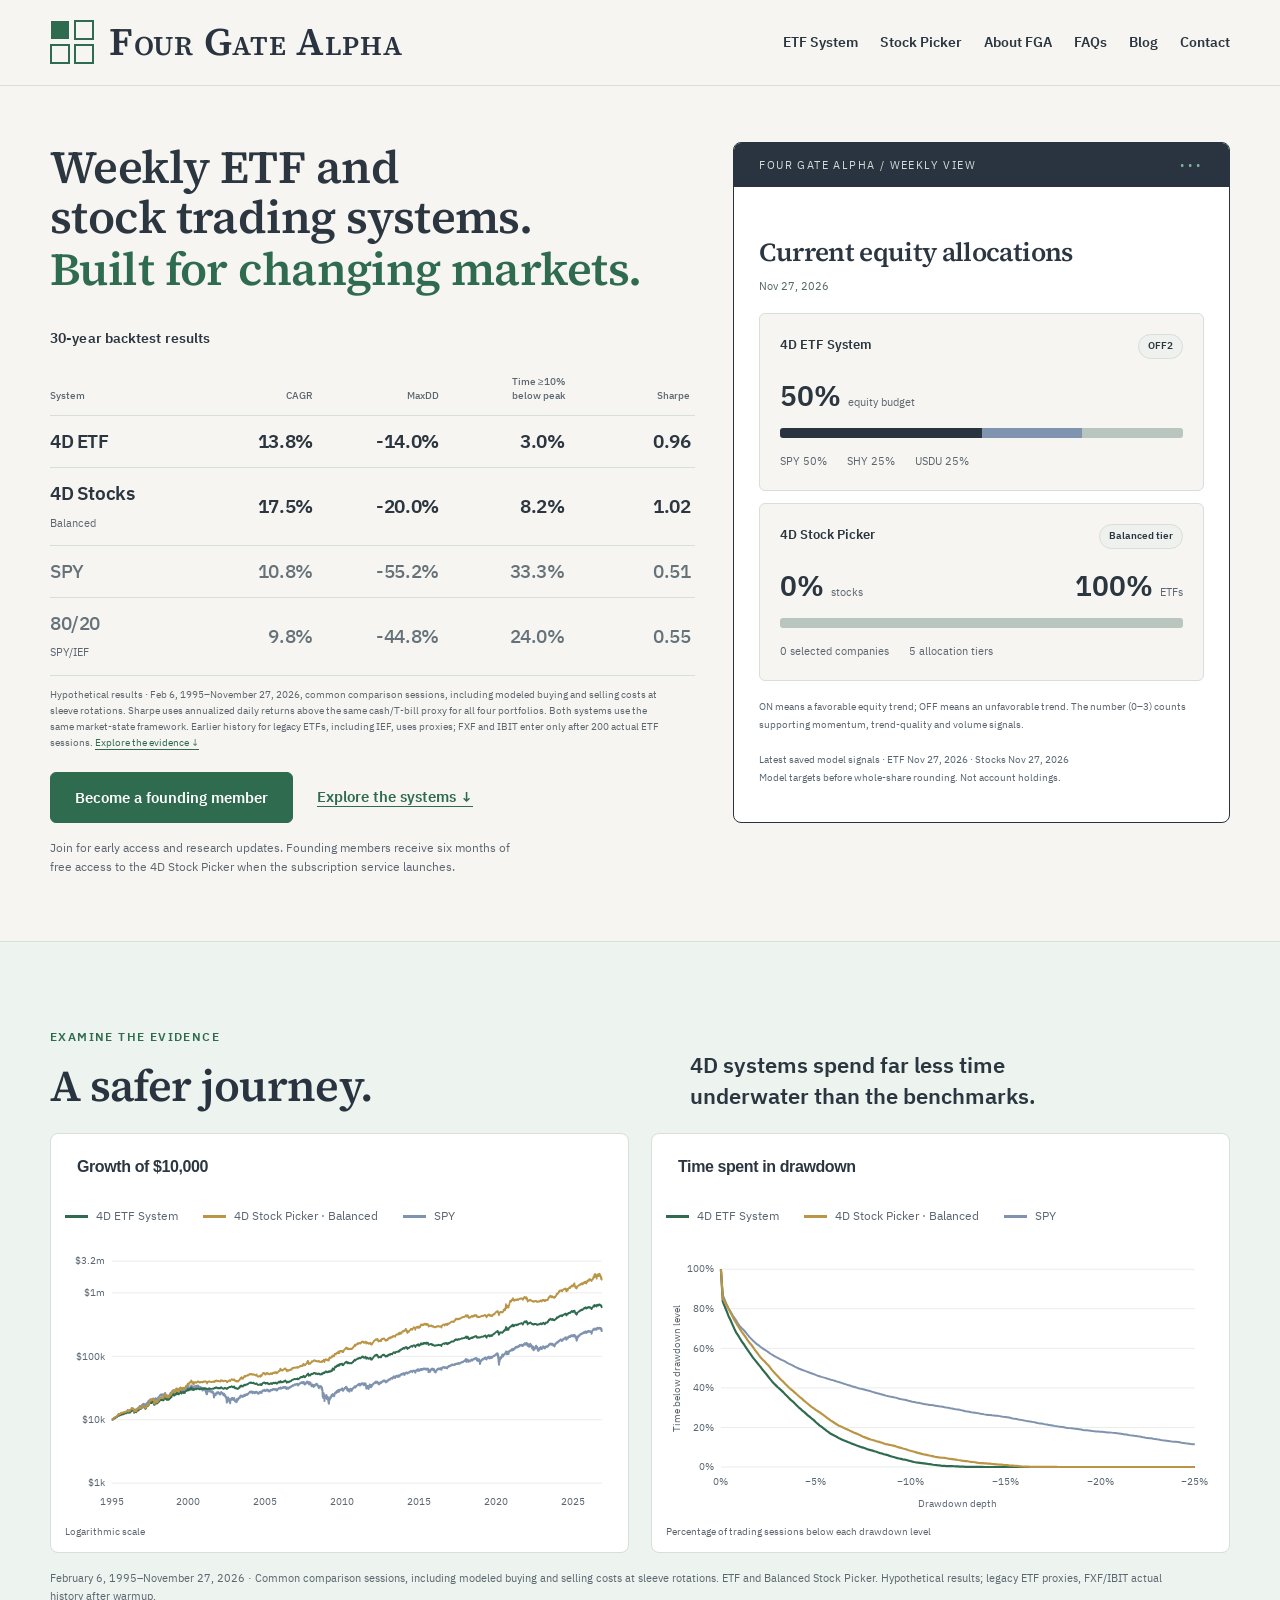
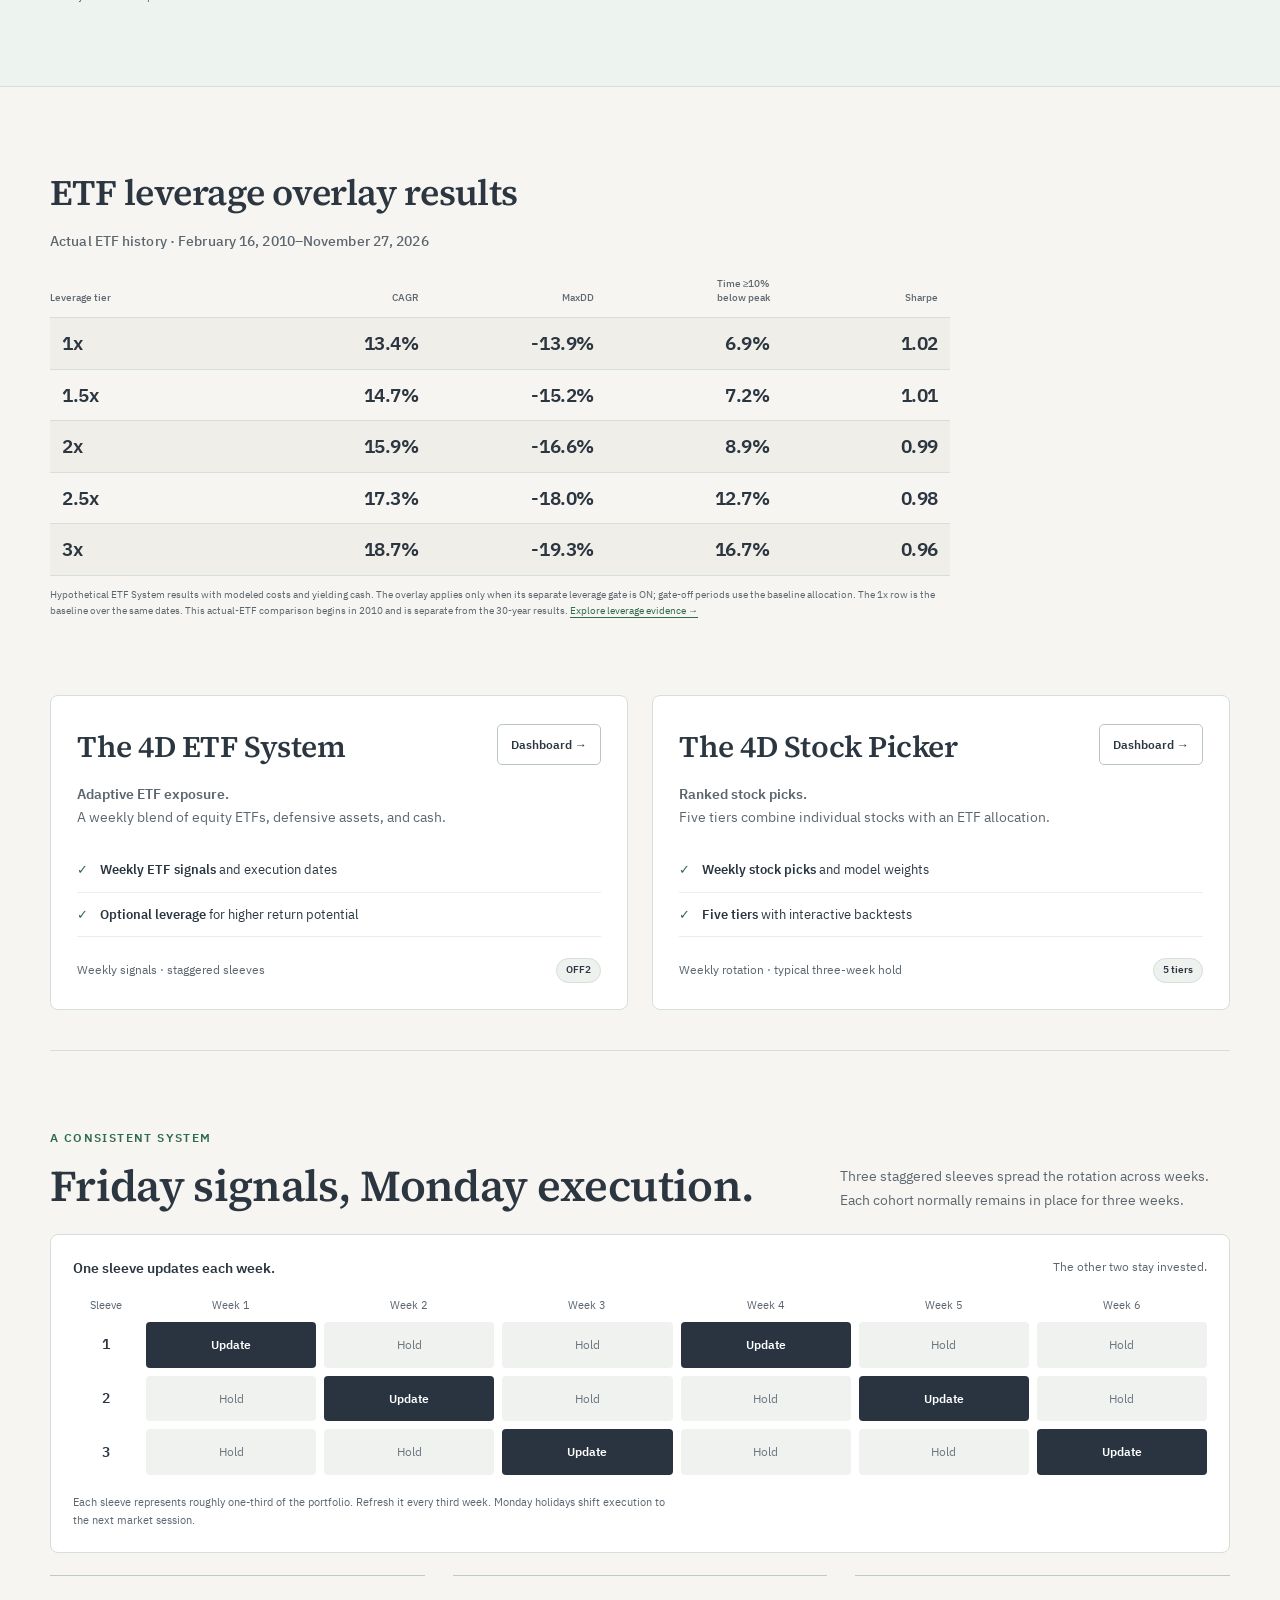
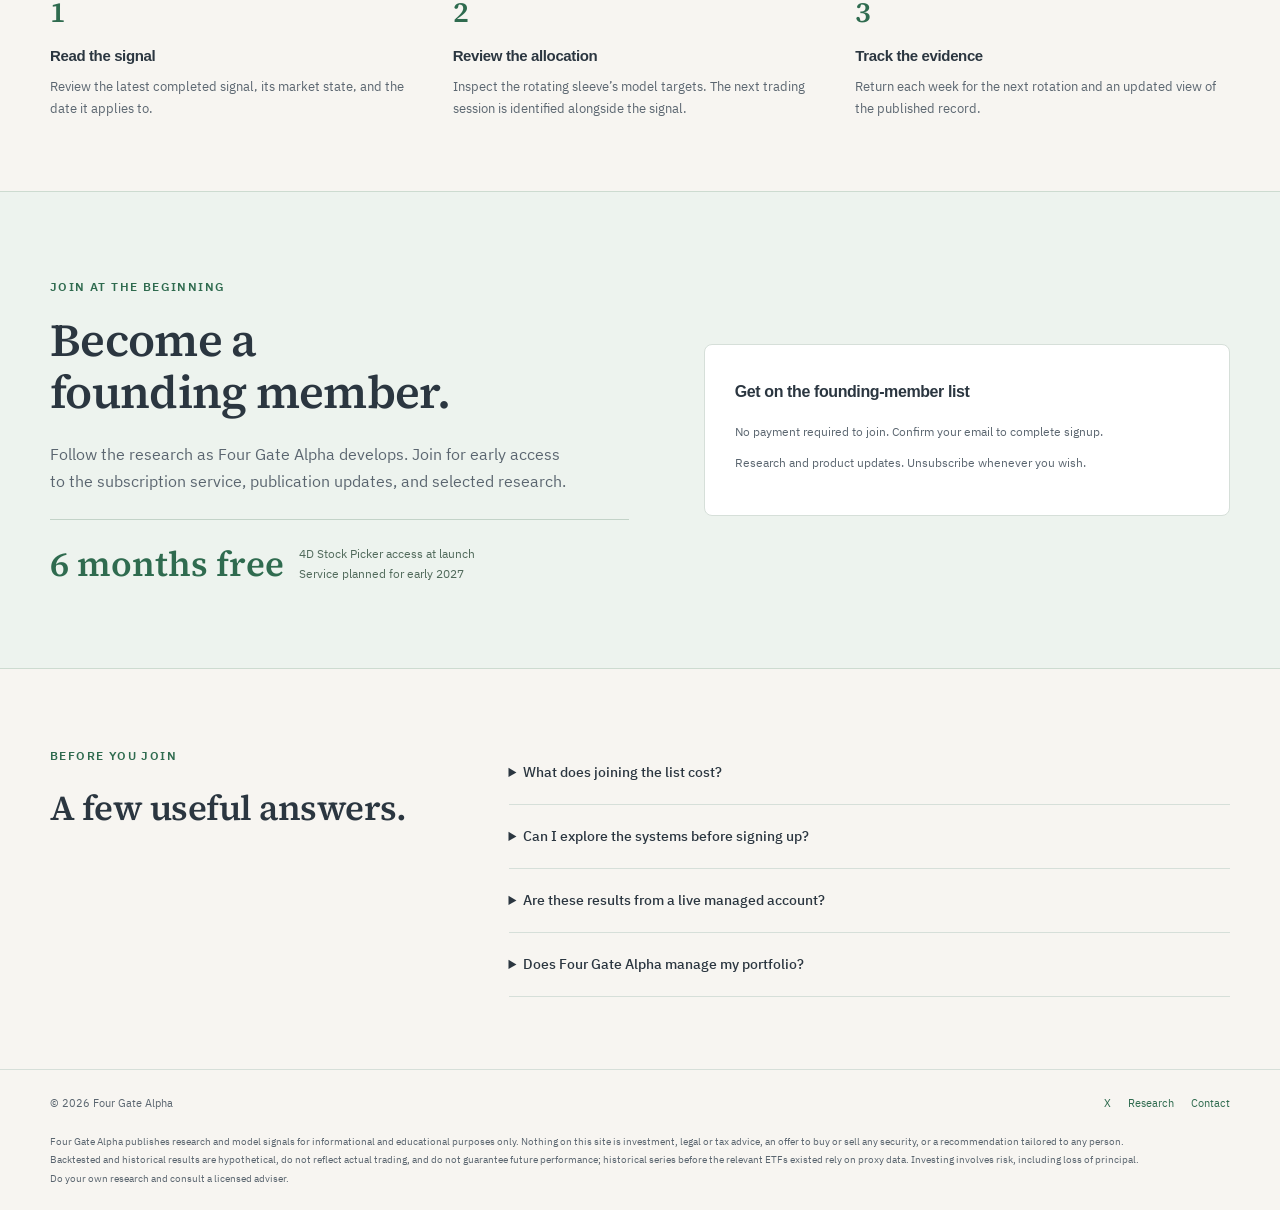
<file: index.html>
<!doctype html><html lang="en"><head><meta charset="utf-8"><meta name="viewport" content="width=device-width,initial-scale=1"><meta name="color-scheme" content="light"><title>Built for changing markets — Four Gate Alpha</title><meta name="description" content="Explore systematic ETF allocations and stock selection. Join the founding-member list for early access and research updates."><link rel="canonical" href="https://www.fourgatealpha.com/"><link rel="stylesheet" href="/assets/site.css?v=596fbaffadcf"><link rel="stylesheet" href="/assets/theme.css?v=fa97dc43b1be">
<meta property="og:type" content="website">
<meta property="og:site_name" content="Four Gate Alpha">
<meta property="og:title" content="Four Gate Alpha | Weekly ETF and stock trading systems">
<meta property="og:description" content="Explore weekly ETF allocations, ranked stock picks and model weights. Founding members receive six months of free 4D Stock Picker access at launch.">
<meta property="og:url" content="https://www.fourgatealpha.com/">
<meta property="og:image" content="https://www.fourgatealpha.com/assets/social/home-results-2026-11-27-d6116debc73b.png">
<meta property="og:image:type" content="image/png">
<meta property="og:image:width" content="1200">
<meta property="og:image:height" content="630">
<meta property="og:image:alt" content="Four Gate Alpha. Hypothetical backtest, Feb 6, 1995 to Nov 27, 2026. 4D ETF System: annualized return 13.8%, worst drawdown -14.0%, time at least 10% below peak 3.0%. 4D Stock Picker Balanced: annualized return 17.5%, worst drawdown -20.0%, time at least 10% below peak 8.2%. SPY: annualized return 10.8%, worst drawdown -55.2%, time at least 10% below peak 33.3%. Modeled costs included; early ETF history uses proxies. Not live performance.">
<meta name="twitter:card" content="summary_large_image">
<meta name="twitter:site" content="@FourGateAlpha">
<meta name="twitter:title" content="Four Gate Alpha | Weekly ETF and stock trading systems">
<meta name="twitter:description" content="Explore weekly ETF allocations, ranked stock picks and model weights. Founding members receive six months of free 4D Stock Picker access at launch.">
<meta name="twitter:image" content="https://www.fourgatealpha.com/assets/social/home-results-2026-11-27-d6116debc73b.png">
<meta name="twitter:image:alt" content="Four Gate Alpha. Hypothetical backtest, Feb 6, 1995 to Nov 27, 2026. 4D ETF System: annualized return 13.8%, worst drawdown -14.0%, time at least 10% below peak 3.0%. 4D Stock Picker Balanced: annualized return 17.5%, worst drawdown -20.0%, time at least 10% below peak 8.2%. SPY: annualized return 10.8%, worst drawdown -55.2%, time at least 10% below peak 33.3%. Modeled costs included; early ETF history uses proxies. Not live performance.">
</head><body><a class="skiplink" href="#main">Skip to content</a><header class="siteheader"><div class="wrap"><a class="wordmark" href="/"><svg class="brandmark" viewBox="0 0 44 44" aria-hidden="true"><path d="M1 1h18v18H1z" fill="currentColor"/><path d="M25 1h18v18H25zM1 25h18v18H1zM25 25h18v18H25z" fill="none" stroke="currentColor" stroke-width="2"/></svg><span>Four Gate Alpha</span></a><nav class="globalnav" aria-label="Website navigation"><a href="/etf/">ETF System</a><a href="/stocks/">Stock Picker</a><a href="/about/">About FGA</a><a href="/faq/">FAQs</a><a href="/blog/">Blog</a><a href="/contact/">Contact</a></nav></div></header><main id="main"><section class="hero wrap"><div><h1 class="hero-heading"><span>Weekly ETF and stock trading&nbsp;systems.</span><span>Built for changing&nbsp;markets.</span></h1><div class="headline-results"><table><caption>30-year backtest results</caption><thead><tr><th scope="col">System</th><th scope="col">CAGR</th><th scope="col">MaxDD</th><th scope="col">Time ≥10%<br>below peak</th><th scope="col">Sharpe</th></tr></thead><tbody><tr><th scope="row"><a href="/etf/#evidence">4D ETF</a></th><td>13.8%</td><td>-14.0%</td><td>3.0%</td><td>0.96</td></tr><tr><th scope="row"><a href="/stocks/#backtest">4D Stocks<br><small>Balanced</small></a></th><td>17.5%</td><td>-20.0%</td><td>8.2%</td><td>1.02</td></tr><tr><th scope="row"><a href="#evidence">SPY</a></th><td>10.8%</td><td>-55.2%</td><td>33.3%</td><td>0.51</td></tr><tr><th scope="row"><a href="#evidence">80/20<br><small>SPY/IEF</small></a></th><td>9.8%</td><td>-44.8%</td><td>24.0%</td><td>0.55</td></tr></tbody></table><p>Hypothetical results · Feb 6, 1995–November 27, 2026, common comparison sessions, including modeled buying and selling costs at sleeve rotations. Sharpe uses annualized daily returns above the same cash/T-bill proxy for all four portfolios. Both systems use the same market-state framework. Earlier history for legacy ETFs, including IEF, uses proxies; FXF and IBIT enter only after 200 actual ETF sessions. <a href="#evidence">Explore the evidence ↓</a></p></div><div class="actions"><a class="joinbutton" href="#join">Become a founding member</a><a class="outlinebutton" href="#systems">Explore the systems ↓</a></div><p class="note">Join for early access and research updates. Founding members receive six months of free access to the 4D Stock Picker when the subscription service&nbsp;launches.</p></div><div class="previewwindow"><div class="windowhead"><span>FOUR GATE ALPHA / WEEKLY VIEW</span><span class="dots">•••</span></div><div class="windowintro"><strong>Current equity allocations</strong><span class="signaldate" data-home-date>Oct 9, 2026</span></div><div class="windowcard"><div class="head"><span>4D ETF System</span><span class="statuspill" data-etf-state>ON2</span></div><div class="numbers"><span><b data-etf-budget>100%</b> <small>equity budget</small></span></div><div class="stackbar"><span id="homeSpyBar" style="width:73.5%"></span><span id="homeQqqBar" style="width:26.5%"></span></div><div class="legend" id="homeEtfAllocation"><span>SPY 73.5%</span><span>QQQ 26.5%</span></div></div><div class="windowcard"><div class="head"><span>4D Stock Picker</span><span class="statuspill">Balanced tier</span></div><div class="numbers"><span><b id="homeStockWeight">50%</b> <small>stocks</small></span><span><b id="homeEtfWeight">50%</b> <small>ETFs</small></span></div><div class="stackbar"><span id="homeStockBar" style="width:50%"></span><span id="homeStockEtfBar" style="width:50%"></span></div><div class="legend"><span id="homeStockCount">19 selected&nbsp;companies</span><span>5 allocation&nbsp;tiers</span></div></div><p class="windowfoot">ON means a favorable equity trend; OFF means an unfavorable trend. The number (0–3) counts supporting momentum, trend-quality and volume&nbsp;signals.</p><p class="windowfoot">Latest saved model signals · <span id="homeDateNote">October 9, 2026</span><br>Model targets before whole-share rounding. Not account&nbsp;holdings.</p></div></section>
<section class="evidence" id="evidence"><div class="wrap"><div class="sectionheading"><div><span class="eyebrow">EXAMINE THE EVIDENCE</span><h2>A safer&nbsp;journey.</h2></div><p class="journey-deck">4D systems spend far less time underwater than the&nbsp;benchmarks.</p></div><div class="journey-charts"><figure class="historychart"><h3>Growth of&nbsp;$10,000</h3><div class="journey-legend"><span class="etfkey">4D ETF System</span><span class="stockkey">4D Stock Picker · Balanced</span><span class="spykey">SPY</span></div><svg viewBox="0 0 680 330" role="img" aria-label="Growth of $10,000 on a logarithmic scale, ETF, Balanced Stock Picker and SPY, February 1995 to November 27, 2026"><title>Growth of $10,000 on a logarithmic scale</title><line x1="58" x2="665" y1="295.0" y2="295.0" stroke="#38505b"/><text x="50" y="299.0" text-anchor="end" fill="#b7cbd0" font-size="12">$1k</text><line x1="58" x2="665" y1="216.4" y2="216.4" stroke="#38505b"/><text x="50" y="220.4" text-anchor="end" fill="#b7cbd0" font-size="12">$10k</text><line x1="58" x2="665" y1="137.9" y2="137.9" stroke="#38505b"/><text x="50" y="141.9" text-anchor="end" fill="#b7cbd0" font-size="12">$100k</text><line x1="58" x2="665" y1="59.3" y2="59.3" stroke="#38505b"/><text x="50" y="63.3" text-anchor="end" fill="#b7cbd0" font-size="12">$1m</text><line x1="58" x2="665" y1="20.0" y2="20.0" stroke="#38505b"/><text x="50" y="24.0" text-anchor="end" fill="#b7cbd0" font-size="12">$3.2m</text><polyline points="58.00,216.27 58.08,216.27 58.15,216.27 58.23,216.27 58.30,216.18 58.38,216.18 58.45,216.09 58.53,215.92 58.61,216.00 58.68,216.09 58.76,216.09 58.83,215.92 58.91,215.83 58.99,215.74 59.06,216.00 59.14,215.74 59.21,215.92 59.29,215.92 59.36,215.92 59.44,215.92 59.52,216.09 59.59,216.09 59.67,216.09 59.74,215.57 59.82,215.57 59.90,215.31 59.97,215.40 60.05,215.22 60.12,215.21 60.20,215.21 60.27,215.21 60.35,215.21 60.43,215.21 60.50,214.70 60.58,214.61 60.65,214.61 60.73,214.61 60.81,214.70 60.88,214.78 60.96,214.70 61.03,214.53 61.11,214.53 61.18,214.36 61.26,214.36 61.34,214.36 61.41,214.44 61.49,214.36 61.56,214.11 61.64,214.36 61.72,214.44 61.79,214.53 61.87,214.44 61.94,214.28 62.02,213.86 62.09,213.94 62.17,213.94 62.25,213.86 62.32,213.78 62.40,213.86 62.47,213.86 62.55,213.37 62.63,213.37 62.70,213.37 62.78,213.20 62.85,213.20 62.93,213.12 63.00,213.04 63.08,213.04 63.16,212.88 63.23,212.88 63.31,212.96 63.38,213.53 63.46,213.45 63.54,213.12 63.61,212.80 63.69,212.80 63.76,212.80 63.84,213.20 63.91,213.20 63.99,212.48 64.07,212.56 64.14,212.56 64.22,212.32 64.29,212.40 64.37,212.56 64.45,212.64 64.52,212.88 64.60,212.64 64.67,212.24 64.75,212.32 64.82,212.16 64.90,212.04 64.98,211.65 65.05,211.73 65.13,211.81 65.20,211.34 65.28,211.42 65.36,211.81 65.43,211.88 65.51,211.73 65.58,211.73 65.66,211.81 65.73,211.65 65.81,211.57 65.89,211.11 65.96,210.95 66.04,210.95 66.11,211.11 66.19,210.65 66.27,210.73 66.34,210.80 66.42,210.57 66.49,210.88 66.57,211.26 66.64,211.11 66.72,211.18 66.80,210.95 66.87,210.65 66.95,210.65 67.02,210.42 67.10,210.65 67.18,210.73 67.25,210.80 67.33,210.80 67.40,210.88 67.48,210.80 67.55,210.73 67.63,210.73 67.71,210.73 67.78,210.80 67.86,211.03 67.93,210.73 68.01,210.80 68.09,210.65 68.16,210.73 68.24,210.73 68.31,210.80 68.39,210.73 68.46,210.88 68.54,210.80 68.62,210.65 68.69,210.73 68.77,210.65 68.84,210.57 68.92,210.57 69.00,210.42 69.07,210.05 69.15,210.05 69.22,209.97 69.30,209.90 69.37,209.75 69.45,209.60 69.53,209.46 69.60,209.17 69.68,209.13 69.75,209.28 69.83,209.13 69.90,208.98 69.98,209.28 70.06,209.28 70.13,209.28 70.21,209.28 70.28,209.35 70.36,209.06 70.44,209.13 70.51,209.28 70.59,209.28 70.66,209.28 70.74,209.20 70.81,209.20 70.89,209.50 70.97,209.50 71.04,209.35 71.12,209.13 71.19,209.06 71.27,209.20 71.35,208.98 71.42,208.91 71.50,208.69 71.57,208.91 71.65,208.98 71.72,208.98 71.80,209.28 71.88,209.57 71.95,209.28 72.03,209.13 72.10,209.28 72.18,208.98 72.26,208.77 72.33,208.69 72.41,208.84 72.48,208.98 72.56,208.62 72.63,208.55 72.71,208.55 72.79,208.55 72.86,208.77 72.94,208.48 73.01,208.27 73.09,208.12 73.17,208.34 73.24,208.05 73.32,208.19 73.39,208.05 73.47,208.05 73.54,207.70 73.62,207.70 73.70,207.77 73.77,207.70 73.85,207.28 73.92,207.08 74.00,207.01 74.08,207.15 74.15,207.08 74.23,206.94 74.30,207.01 74.38,206.80 74.45,207.08 74.53,207.07 74.61,207.70 74.68,207.35 74.76,207.70 74.83,207.49 74.91,207.35 74.99,207.21 75.06,207.21 75.14,207.28 75.21,207.21 75.29,206.87 75.36,206.80 75.44,207.07 75.52,207.14 75.59,207.00 75.67,207.63 75.74,208.05 75.82,207.84 75.90,207.91 75.97,207.98 76.05,207.56 76.12,207.70 76.20,207.56 76.27,207.35 76.35,207.35 76.43,207.28 76.50,207.00 76.58,207.07 76.65,206.80 76.73,206.66 76.81,206.39 76.88,206.05 76.96,205.92 77.03,206.05 77.11,205.79 77.18,205.45 77.26,205.26 77.34,204.87 77.41,204.87 77.49,204.61 77.56,204.67 77.64,205.00 77.72,205.19 77.79,205.32 77.87,205.72 77.94,205.26 78.02,204.74 78.09,204.80 78.17,205.32 78.25,205.45 78.32,205.59 78.40,205.92 78.47,205.39 78.55,205.19 78.63,204.87 78.70,205.19 78.78,205.00 78.85,206.12 78.93,205.72 79.00,205.99 79.08,205.79 79.16,205.59 79.23,205.63 79.31,204.98 79.38,205.04 79.46,205.11 79.54,205.17 79.61,205.11 79.69,205.17 79.76,204.98 79.84,205.30 79.91,205.17 79.99,205.30 80.07,204.91 80.14,204.91 80.22,204.91 80.29,204.91 80.37,205.50 80.44,205.63 80.52,206.24 80.60,206.31 80.67,205.83 80.75,205.57 80.82,205.44 80.90,205.57 80.98,205.50 81.05,205.44 81.13,205.17 81.20,205.04 81.28,205.17 81.35,205.04 81.43,204.91 81.51,204.91 81.58,204.98 81.66,204.91 81.73,205.50 81.81,205.57 81.89,205.57 81.96,205.70 82.04,205.30 82.11,205.30 82.19,204.98 82.26,204.46 82.34,204.27 82.42,204.27 82.49,204.20 82.57,204.01 82.64,203.82 82.72,203.88 82.80,203.51 82.87,203.70 82.95,203.57 83.02,203.88 83.10,204.14 83.17,203.95 83.25,204.20 83.33,204.14 83.40,203.88 83.48,203.57 83.55,203.82 83.63,203.82 83.71,203.95 83.78,203.95 83.86,204.01 83.93,204.01 84.01,204.14 84.08,204.20 84.16,204.46 84.24,204.33 84.31,204.33 84.39,204.09 84.46,203.96 84.54,204.02 84.62,204.28 84.69,204.02 84.77,203.89 84.84,203.58 84.92,203.70 84.99,203.83 85.07,204.67 85.15,204.86 85.22,204.67 85.30,204.54 85.37,205.26 85.45,205.26 85.53,206.26 85.60,206.19 85.68,205.79 85.75,205.26 85.83,205.52 85.90,205.79 85.98,206.19 86.06,206.19 86.13,205.86 86.21,205.65 86.28,206.06 86.36,205.72 86.44,205.45 86.51,204.93 86.59,204.21 86.66,204.41 86.74,204.28 86.81,204.21 86.89,204.21 86.97,204.34 87.04,204.09 87.12,204.41 87.19,204.28 87.27,204.34 87.35,204.02 87.42,204.02 87.50,204.02 87.57,204.15 87.65,203.83 87.72,204.02 87.80,204.21 87.88,204.09 87.95,204.15 88.03,204.47 88.10,204.80 88.18,204.60 88.26,204.60 88.33,204.99 88.41,204.47 88.48,204.09 88.56,204.09 88.63,203.96 88.71,203.70 88.79,203.20 88.86,203.08 88.94,203.14 89.01,203.20 89.09,203.08 89.17,202.96 89.24,202.96 89.32,202.96 89.39,202.96 89.47,202.96 89.54,202.90 89.62,202.96 89.70,202.78 89.77,202.53 89.85,202.59 89.92,202.11 90.00,202.11 90.08,202.23 90.15,202.47 90.23,202.53 90.30,202.17 90.38,202.11 90.45,202.17 90.53,201.98 90.61,201.86 90.68,201.68 90.76,201.74 90.83,201.98 90.91,201.86 90.99,202.17 91.06,202.17 91.14,202.35 91.21,202.11 91.29,202.23 91.36,201.86 91.44,201.98 91.52,201.80 91.59,201.56 91.67,200.91 91.74,200.86 91.82,200.68 91.89,200.68 91.97,200.80 92.05,200.62 92.12,200.39 92.20,200.39 92.27,200.39 92.35,200.10 92.43,200.05 92.50,200.10 92.58,199.88 92.65,199.43 92.73,199.54 92.80,199.59 92.88,199.48 92.96,199.48 93.03,200.05 93.11,199.93 93.18,200.05 93.26,200.28 93.34,199.76 93.41,199.93 93.49,200.22 93.56,200.80 93.64,200.74 93.71,201.15 93.79,200.86 93.87,200.62 93.94,199.93 94.02,199.80 94.09,199.92 94.17,199.63 94.25,199.41 94.32,199.35 94.40,199.63 94.47,200.26 94.55,200.21 94.62,199.69 94.70,199.98 94.78,199.58 94.85,199.86 94.93,199.63 95.00,199.24 95.08,199.30 95.16,198.85 95.23,198.96 95.31,198.79 95.38,198.63 95.46,198.57 95.53,198.30 95.61,198.03 95.69,198.52 95.76,198.96 95.84,199.07 95.91,198.96 95.99,198.63 96.07,198.19 96.14,198.25 96.22,198.14 96.29,197.92 96.37,198.57 96.44,198.35 96.52,197.87 96.60,198.19 96.67,197.81 96.75,197.33 96.82,196.96 96.90,197.02 96.98,196.76 97.05,196.96 97.13,197.39 97.20,197.39 97.28,196.96 97.35,196.96 97.43,197.28 97.51,197.81 97.58,197.92 97.66,197.65 97.73,197.87 97.81,197.28 97.89,197.49 97.96,197.17 98.04,196.81 98.11,197.02 98.19,197.33 98.26,197.87 98.34,197.65 98.42,197.60 98.49,197.97 98.57,198.08 98.64,198.25 98.72,198.06 98.80,197.63 98.87,197.95 98.95,197.79 99.02,198.72 99.10,199.45 99.17,199.22 99.25,199.85 99.33,199.67 99.40,199.22 99.48,199.11 99.55,198.83 99.63,199.17 99.71,199.28 99.78,200.36 99.86,199.90 99.93,199.33 100.01,198.94 100.08,199.05 100.16,198.94 100.24,199.17 100.31,198.39 100.39,198.39 100.46,198.55 100.54,198.94 100.62,198.61 100.69,197.52 100.77,197.36 100.84,197.42 100.92,196.78 100.99,196.01 101.07,196.06 101.15,196.78 101.22,196.57 101.30,196.31 101.37,195.75 101.45,195.90 101.53,195.85 101.60,195.60 101.68,196.06 101.75,195.95 101.83,195.55 101.90,195.65 101.98,195.75 102.06,195.45 102.13,195.30 102.21,195.30 102.28,195.50 102.36,195.30 102.43,195.45 102.51,195.55 102.59,195.60 102.66,195.45 102.74,194.80 102.81,194.65 102.89,194.50 102.97,194.45 103.04,193.78 103.12,193.49 103.19,193.49 103.27,193.54 103.34,193.68 103.42,193.30 103.50,193.41 103.57,194.27 103.65,193.41 103.72,193.64 103.80,193.81 103.88,193.69 103.95,193.91 104.03,193.50 104.10,192.96 104.18,192.49 104.25,192.84 104.33,192.49 104.41,192.86 104.48,192.70 104.56,192.61 104.63,192.49 104.71,192.33 104.79,191.87 104.86,192.05 104.94,192.77 105.01,192.77 105.09,191.87 105.16,191.92 105.24,191.73 105.32,191.78 105.39,191.78 105.47,191.69 105.54,191.28 105.62,191.31 105.70,191.44 105.77,191.35 105.85,191.33 105.92,191.06 106.00,191.31 106.07,192.01 106.15,191.76 106.23,192.31 106.30,192.42 106.38,192.28 106.45,193.36 106.53,192.61 106.61,192.19 106.68,191.69 106.76,192.28 106.83,192.31 106.91,192.42 106.98,192.93 107.06,192.75 107.14,193.26 107.21,193.12 107.29,192.03 107.36,192.21 107.44,192.01 107.52,192.10 107.59,191.94 107.67,191.92 107.74,192.65 107.82,192.82 107.89,192.28 107.97,192.33 108.05,191.49 108.12,191.49 108.20,191.33 108.27,191.29 108.35,191.09 108.43,191.25 108.50,191.52 108.58,191.77 108.65,191.47 108.73,191.16 108.80,191.52 108.88,191.07 108.96,190.89 109.03,190.71 109.11,190.49 109.18,190.17 109.26,190.41 109.34,190.54 109.41,190.63 109.49,190.58 109.56,190.58 109.64,190.67 109.71,191.20 109.79,191.56 109.87,191.07 109.94,190.41 110.02,190.63 110.09,191.32 110.17,191.65 110.25,194.22 110.32,192.39 110.40,192.39 110.47,193.16 110.55,192.37 110.62,191.65 110.70,191.65 110.78,191.54 110.85,191.68 110.93,192.04 111.00,192.25 111.08,192.25 111.16,192.95 111.23,192.46 111.31,192.00 111.38,191.38 111.46,191.59 111.53,191.43 111.61,190.89 111.69,190.67 111.76,191.29 111.84,191.20 111.91,191.11 111.99,191.07 112.07,190.19 112.14,190.41 112.22,190.32 112.29,190.34 112.37,189.91 112.44,190.02 112.52,190.21 112.60,190.49 112.67,191.09 112.75,191.03 112.82,190.67 112.90,190.47 112.98,190.65 113.05,190.98 113.13,191.25 113.20,191.02 113.28,191.63 113.35,191.75 113.43,191.61 113.51,190.93 113.58,190.40 113.66,190.43 113.73,190.25 113.81,190.18 113.88,190.71 113.96,190.62 114.04,190.93 114.11,192.14 114.19,191.52 114.26,191.05 114.34,190.89 114.42,191.18 114.49,190.69 114.57,190.14 114.64,190.47 114.72,190.78 114.79,190.82 114.87,190.85 114.95,190.49 115.02,190.18 115.10,190.01 115.17,189.99 115.25,189.43 115.33,189.17 115.40,189.22 115.48,189.24 115.55,188.86 115.63,188.98 115.70,188.65 115.78,188.69 115.86,188.52 115.93,188.73 116.01,188.57 116.08,188.25 116.16,188.44 116.24,188.19 116.31,188.05 116.39,188.32 116.46,187.91 116.54,187.70 116.61,187.70 116.69,187.78 116.77,187.58 116.84,187.80 116.92,188.11 116.99,187.44 117.07,187.56 117.15,187.24 117.22,187.08 117.30,186.94 117.37,187.06 117.45,186.70 117.52,186.60 117.60,186.47 117.68,186.39 117.75,186.10 117.83,186.17 117.90,185.88 117.98,186.02 118.06,186.02 118.13,186.17 118.21,186.19 118.28,186.08 118.36,185.81 118.43,185.44 118.51,185.25 118.59,185.54 118.66,185.77 118.74,185.96 118.81,185.69 118.89,185.79 118.97,185.50 119.04,185.40 119.12,185.81 119.19,185.37 119.27,185.37 119.34,185.21 119.42,185.10 119.50,185.44 119.57,185.81 119.65,186.45 119.72,186.51 119.80,186.27 119.88,185.63 119.95,185.25 120.03,185.35 120.10,185.60 120.18,185.98 120.25,186.25 120.33,185.71 120.41,185.83 120.48,185.46 120.56,185.37 120.63,185.56 120.71,185.75 120.79,185.86 120.86,185.63 120.94,185.33 121.01,185.54 121.09,185.67 121.16,186.21 121.24,186.17 121.32,186.02 121.39,186.37 121.47,186.21 121.54,186.17 121.62,186.72 121.70,186.10 121.77,185.44 121.85,185.48 121.92,185.37 122.00,185.60 122.07,186.25 122.15,185.92 122.23,186.84 122.30,186.31 122.38,185.60 122.45,185.75 122.53,185.93 122.61,185.76 122.68,185.37 122.76,184.92 122.83,184.96 122.91,184.82 122.98,184.69 123.06,184.94 123.14,184.54 123.21,184.47 123.29,184.14 123.36,184.21 123.44,183.95 123.52,184.17 123.59,183.99 123.67,183.99 123.74,183.61 123.82,183.66 123.89,183.45 123.97,183.39 124.05,183.39 124.12,183.99 124.20,183.99 124.27,184.67 124.35,184.69 124.42,184.47 124.50,185.03 124.58,185.18 124.65,184.66 124.73,185.41 124.80,185.54 124.88,186.89 124.96,186.42 125.03,186.28 125.11,186.22 125.18,186.42 125.26,186.93 125.33,186.36 125.41,186.77 125.49,187.17 125.56,186.46 125.64,185.83 125.71,185.91 125.79,186.12 125.87,186.40 125.94,186.18 126.02,186.10 126.09,186.30 126.17,187.95 126.24,188.07 126.32,190.59 126.40,189.18 126.47,189.42 126.55,189.70 126.62,189.98 126.70,188.19 126.78,189.03 126.85,189.72 126.93,188.63 127.00,188.05 127.08,187.84 127.15,187.54 127.23,188.53 127.31,188.36 127.38,188.41 127.46,188.11 127.53,186.77 127.61,187.62 127.69,187.66 127.76,187.36 127.84,187.44 127.91,188.49 127.99,189.49 128.06,188.83 128.14,189.53 128.22,189.55 128.29,190.08 128.37,190.25 128.44,189.60 128.52,189.08 128.60,189.21 128.67,188.89 128.75,187.09 128.82,187.09 128.90,186.97 128.97,186.77 129.05,186.89 129.13,186.38 129.20,186.81 129.28,186.57 129.35,186.77 129.43,186.83 129.51,186.02 129.58,185.83 129.66,185.25 129.73,185.50 129.81,185.14 129.88,184.69 129.96,184.57 130.04,184.82 130.11,184.91 130.19,185.14 130.26,185.18 130.34,184.84 130.42,184.59 130.49,184.59 130.57,184.39 130.64,184.09 130.72,183.83 130.79,183.04 130.87,183.25 130.95,183.25 131.02,183.00 131.10,183.98 131.17,183.54 131.25,183.65 131.33,184.20 131.40,183.33 131.48,183.16 131.55,183.33 131.63,183.25 131.70,183.76 131.78,183.69 131.86,184.69 131.93,183.82 132.01,183.87 132.08,183.33 132.16,183.18 132.24,182.71 132.31,182.55 132.39,181.83 132.46,181.99 132.54,182.08 132.61,181.54 132.69,181.82 132.77,181.82 132.84,181.90 132.92,181.51 132.99,180.69 133.07,180.86 133.15,180.61 133.22,180.95 133.30,181.56 133.37,181.80 133.45,182.39 133.52,181.52 133.60,181.30 133.68,181.03 133.75,181.94 133.83,182.03 133.90,181.68 133.98,181.06 134.06,181.46 134.13,180.90 134.21,180.64 134.28,180.85 134.36,181.05 134.43,180.71 134.51,181.22 134.59,181.61 134.66,181.54 134.74,182.32 134.81,182.10 134.89,181.32 134.97,181.73 135.04,181.94 135.12,181.97 135.19,181.70 135.27,181.56 135.34,180.66 135.42,180.68 135.50,181.29 135.57,181.61 135.65,181.75 135.72,181.66 135.80,181.96 135.87,181.77 135.95,181.35 136.03,180.66 136.10,180.44 136.18,180.53 136.25,180.23 136.33,179.85 136.41,180.18 136.48,179.69 136.56,179.82 136.63,179.98 136.71,179.43 136.78,180.01 136.86,179.95 136.94,180.95 137.01,180.76 137.09,180.06 137.16,180.31 137.24,179.64 137.32,179.80 137.39,180.36 137.47,180.10 137.54,179.32 137.62,179.38 137.69,179.12 137.77,178.68 137.85,178.68 137.92,178.31 138.00,178.53 138.07,179.12 138.15,179.25 138.23,179.54 138.30,180.06 138.38,179.64 138.45,178.68 138.53,178.36 138.60,178.44 138.68,178.24 138.76,178.08 138.83,178.55 138.91,178.80 138.98,179.09 139.06,178.47 139.14,178.96 139.21,178.69 139.29,178.90 139.36,178.64 139.44,178.82 139.51,178.47 139.59,178.21 139.67,178.05 139.74,178.96 139.82,178.85 139.89,178.91 139.97,178.68 140.05,178.87 140.12,179.06 140.20,179.64 140.27,180.20 140.35,179.82 140.42,180.31 140.50,179.88 140.58,180.00 140.65,179.97 140.73,179.77 140.80,179.09 140.88,179.01 140.96,179.35 141.03,179.38 141.11,179.70 141.18,179.98 141.26,179.95 141.33,179.72 141.41,179.07 141.49,178.76 141.56,178.72 141.64,178.64 141.71,178.88 141.79,179.05 141.87,179.31 141.94,179.39 142.02,178.97 142.09,178.65 142.17,178.04 142.24,177.79 142.32,177.45 142.40,177.45 142.47,177.41 142.55,177.38 142.62,177.18 142.70,177.33 142.78,177.45 142.85,177.27 142.93,177.04 143.00,176.86 143.08,177.09 143.15,177.79 143.23,177.84 143.31,178.29 143.38,178.35 143.46,178.61 143.53,178.32 143.61,178.21 143.69,178.70 143.76,179.12 143.84,179.04 143.91,179.20 143.99,179.67 144.06,179.36 144.14,179.73 144.22,179.80 144.29,180.19 144.37,179.76 144.44,179.80 144.52,179.02 144.60,178.86 144.67,178.64 144.75,178.89 144.82,179.16 144.90,178.83 144.97,178.17 145.05,178.04 145.13,177.70 145.20,178.10 145.28,178.53 145.35,179.16 145.43,179.29 145.51,178.88 145.58,179.28 145.66,178.29 145.73,178.42 145.81,178.59 145.88,178.61 145.96,178.32 146.04,178.56 146.11,178.78 146.19,179.33 146.26,179.20 146.34,178.76 146.41,178.81 146.49,179.54 146.57,179.57 146.64,180.30 146.72,180.33 146.79,180.10 146.87,180.16 146.95,180.58 147.02,180.06 147.10,180.13 147.17,179.54 147.25,179.57 147.32,179.05 147.40,179.25 147.48,178.73 147.55,178.80 147.63,179.31 147.70,180.21 147.78,180.23 147.86,181.11 147.93,180.87 148.01,180.53 148.08,180.20 148.16,180.00 148.23,179.70 148.31,179.88 148.39,180.31 148.46,179.70 148.54,178.56 148.61,177.94 148.69,178.30 148.77,178.54 148.84,178.32 148.92,178.07 148.99,177.73 149.07,177.70 149.14,178.02 149.22,177.76 149.30,177.57 149.37,177.27 149.45,177.19 149.52,176.90 149.60,176.83 149.68,176.57 149.75,176.60 149.83,176.60 149.90,176.90 149.98,176.71 150.05,176.87 150.13,176.98 150.21,177.36 150.28,177.11 150.36,176.90 150.43,176.27 150.51,176.54 150.59,176.81 150.66,177.02 150.74,176.87 150.81,176.75 150.89,176.69 150.96,177.02 151.04,176.84 151.12,176.69 151.19,176.47 151.27,176.73 151.34,176.20 151.42,176.12 151.50,175.57 151.57,175.63 151.65,175.65 151.72,175.50 151.80,175.54 151.87,175.49 151.95,175.82 152.03,177.18 152.10,177.12 152.18,177.67 152.25,175.75 152.33,175.63 152.41,176.09 152.48,176.38 152.56,175.92 152.63,175.46 152.71,175.73 152.78,175.63 152.86,175.98 152.94,176.06 153.01,177.03 153.09,176.65 153.16,176.92 153.24,177.06 153.32,178.14 153.39,177.21 153.47,176.89 153.54,176.86 153.62,176.35 153.69,176.49 153.77,176.55 153.85,176.09 153.92,176.82 154.00,176.74 154.07,177.44 154.15,177.24 154.23,176.85 154.30,177.32 154.38,177.55 154.45,178.28 154.53,178.36 154.60,177.97 154.68,178.66 154.76,178.79 154.83,178.08 154.91,177.75 154.98,177.50 155.06,177.49 155.14,176.85 155.21,177.17 155.29,177.85 155.36,177.89 155.44,176.91 155.51,177.08 155.59,177.46 155.67,177.95 155.74,177.17 155.82,175.60 155.89,175.38 155.97,175.43 156.05,174.87 156.12,174.65 156.20,174.12 156.27,173.88 156.35,174.24 156.42,174.44 156.50,174.40 156.58,174.98 156.65,174.60 156.73,174.40 156.80,175.66 156.88,174.87 156.96,174.57 157.03,174.36 157.11,174.48 157.18,174.60 157.26,175.54 157.33,176.01 157.41,178.02 157.49,176.85 157.56,175.96 157.64,176.28 157.71,176.12 157.79,176.49 157.86,175.11 157.94,175.49 158.02,175.60 158.09,175.81 158.17,175.36 158.24,176.04 158.32,176.64 158.40,176.60 158.47,176.19 158.55,176.45 158.62,176.72 158.70,177.50 158.77,176.73 158.85,176.36 158.93,175.78 159.00,175.47 159.08,175.81 159.15,176.12 159.23,176.76 159.31,177.02 159.38,177.53 159.46,176.97 159.53,177.56 159.61,177.53 159.68,176.37 159.76,176.36 159.84,175.76 159.91,175.17 159.99,175.34 160.06,175.49 160.14,175.25 160.22,175.40 160.29,175.46 160.37,175.87 160.44,175.23 160.52,175.17 160.59,175.11 160.67,175.38 160.75,174.94 160.82,175.07 160.90,175.09 160.97,175.61 161.05,175.90 161.13,175.46 161.20,175.73 161.28,175.63 161.35,175.95 161.43,175.70 161.50,175.23 161.58,175.85 161.66,175.58 161.73,175.03 161.81,175.09 161.88,175.03 161.96,174.80 162.04,174.66 162.11,174.32 162.19,174.37 162.26,174.66 162.34,174.90 162.41,174.46 162.49,175.13 162.57,175.32 162.64,175.22 162.72,175.55 162.79,175.67 162.87,176.44 162.95,176.26 163.02,176.02 163.10,175.85 163.17,175.61 163.25,175.44 163.32,175.03 163.40,174.90 163.48,175.19 163.55,175.35 163.63,175.22 163.70,174.77 163.78,174.80 163.86,174.91 163.93,174.56 164.01,174.67 164.08,174.47 164.16,174.53 164.23,174.40 164.31,174.30 164.39,174.32 164.46,174.20 164.54,174.19 164.61,174.52 164.69,174.07 164.77,174.06 164.84,174.31 164.92,174.65 164.99,174.41 165.07,174.64 165.14,174.69 165.22,174.95 165.30,174.85 165.37,174.95 165.45,175.41 165.52,175.75 165.60,175.44 165.68,175.70 165.75,175.63 165.83,175.60 165.90,175.87 165.98,176.29 166.05,176.11 166.13,175.41 166.21,176.00 166.28,175.94 166.36,176.26 166.43,175.98 166.51,175.86 166.59,176.61 166.66,176.87 166.74,177.44 166.81,177.72 166.89,178.59 166.96,177.47 167.04,177.31 167.12,178.17 167.19,178.30 167.27,177.04 167.34,176.89 167.42,176.74 167.50,176.97 167.57,177.78 167.65,177.69 167.72,177.04 167.80,176.74 167.87,176.16 167.95,176.27 168.03,176.22 168.10,176.20 168.18,175.96 168.25,175.97 168.33,176.73 168.40,176.86 168.48,177.70 168.56,177.97 168.63,177.08 168.71,176.98 168.78,177.51 168.86,177.70 168.94,178.19 169.01,178.01 169.09,178.84 169.16,178.15 169.24,177.85 169.31,178.44 169.39,178.51 169.47,178.80 169.54,178.82 169.62,178.53 169.69,177.43 169.77,177.98 169.85,178.45 169.92,178.37 170.00,177.21 170.07,177.35 170.15,177.82 170.22,178.26 170.30,179.04 170.38,178.59 170.45,179.29 170.53,180.29 170.60,180.06 170.68,179.05 170.76,178.68 170.83,178.43 170.91,178.33 170.98,178.98 171.06,179.61 171.13,178.00 171.21,178.37 171.29,179.51 171.36,179.24 171.44,179.33 171.51,178.74 171.59,178.71 171.67,178.77 171.74,178.55 171.82,178.40 171.89,178.06 171.97,178.25 172.04,178.03 172.12,177.76 172.20,177.66 172.27,177.75 172.35,177.78 172.42,177.60 172.50,177.30 172.58,177.50 172.65,177.27 172.73,178.06 172.80,177.81 172.88,177.91 172.95,178.08 173.03,178.48 173.11,178.81 173.18,178.42 173.26,178.70 173.33,178.76 173.41,178.43 173.49,179.19 173.56,179.72 173.64,180.46 173.71,180.41 173.79,180.64 173.86,179.92 173.94,180.24 174.02,180.92 174.09,180.74 174.17,181.01 174.24,180.70 174.32,180.34 174.40,180.09 174.47,180.06 174.55,181.08 174.62,182.57 174.70,182.02 174.77,182.70 174.85,182.69 174.93,183.38 175.00,182.69 175.08,183.62 175.15,184.21 175.23,184.56 175.31,183.54 175.38,183.11 175.46,182.42 175.53,183.37 175.61,183.24 175.68,182.89 175.76,183.62 175.84,184.78 175.91,184.64 175.99,183.37 176.06,183.89 176.14,183.52 176.22,182.90 176.29,182.87 176.37,182.26 176.44,182.62 176.52,182.14 176.59,180.81 176.67,180.36 176.75,180.68 176.82,181.30 176.90,181.49 176.97,181.04 177.05,180.89 177.13,180.33 177.20,180.56 177.28,179.98 177.35,180.05 177.43,180.48 177.50,179.91 177.58,180.20 177.66,180.22 177.73,180.36 177.81,180.26 177.88,180.50 177.96,180.43 178.04,180.27 178.11,179.48 178.19,179.42 178.26,179.27 178.34,178.77 178.41,178.81 178.49,179.40 178.57,179.30 178.64,179.70 178.72,179.98 178.79,180.46 178.87,180.28 178.95,180.07 179.02,179.91 179.10,179.52 179.17,179.80 179.25,179.68 179.32,180.00 179.40,180.24 179.48,180.30 179.55,180.59 179.63,181.37 179.70,181.31 179.78,181.48 179.85,181.33 179.93,181.15 180.01,180.77 180.08,181.03 180.16,181.35 180.23,181.40 180.31,181.42 180.39,181.23 180.46,181.10 180.54,180.68 180.61,180.69 180.69,181.36 180.76,182.11 180.84,181.92 180.92,182.33 180.99,182.30 181.07,181.50 181.14,181.20 181.22,181.63 181.30,181.32 181.37,181.55 181.45,181.25 181.52,181.46 181.60,182.14 181.67,182.47 181.75,182.09 181.83,181.74 181.90,181.61 181.98,181.59 182.05,181.45 182.13,181.24 182.21,181.10 182.28,181.29 182.36,181.75 182.43,181.62 182.51,182.26 182.58,182.16 182.66,182.04 182.74,182.03 182.81,182.04 182.89,182.34 182.96,182.22 183.04,182.77 183.12,182.46 183.19,183.04 183.27,182.69 183.34,182.82 183.42,182.11 183.49,182.32 183.57,182.82 183.65,183.13 183.72,183.79 183.80,183.54 183.87,183.76 183.95,183.68 184.03,184.57 184.10,185.20 184.18,184.79 184.25,186.62 184.33,186.70 184.40,187.40 184.48,188.50 184.56,188.87 184.63,187.69 184.71,187.34 184.78,187.46 184.86,187.16 184.94,186.45 185.01,186.50 185.09,186.08 185.16,185.51 185.24,185.48 185.31,185.55 185.39,185.77 185.47,185.95 185.54,185.20 185.62,184.68 185.69,184.83 185.77,184.89 185.85,184.68 185.92,185.41 186.00,185.49 186.07,185.51 186.15,184.84 186.22,185.02 186.30,185.11 186.38,184.50 186.45,184.58 186.53,185.48 186.60,185.89 186.68,186.00 186.76,185.14 186.83,184.91 186.91,184.47 186.98,183.94 187.06,183.99 187.13,183.88 187.21,183.84 187.29,184.05 187.36,183.29 187.44,183.26 187.51,183.20 187.59,183.35 187.67,182.93 187.74,183.22 187.82,183.45 187.89,182.96 187.97,182.88 188.04,183.03 188.12,183.66 188.20,183.20 188.27,183.44 188.35,183.65 188.42,183.07 188.50,182.45 188.58,182.47 188.65,182.70 188.73,183.34 188.80,183.41 188.88,183.37 188.95,184.04 189.03,183.72 189.11,183.37 189.18,183.17 189.26,182.93 189.33,183.26 189.41,183.06 189.49,183.12 189.56,182.94 189.64,182.73 189.71,182.75 189.79,183.25 189.86,182.89 189.94,182.50 190.02,182.27 190.09,182.52 190.17,182.59 190.24,182.87 190.32,182.72 190.40,183.06 190.47,183.27 190.55,183.00 190.62,183.70 190.70,183.44 190.77,183.60 190.85,183.83 190.93,183.57 191.00,183.47 191.08,183.48 191.15,183.38 191.23,184.47 191.30,183.98 191.38,183.59 191.46,183.75 191.53,184.61 191.61,184.82 191.68,184.97 191.76,185.18 191.84,184.53 191.91,184.12 191.99,184.22 192.06,183.86 192.14,183.93 192.21,184.28 192.29,184.95 192.37,184.38 192.44,185.09 192.52,184.67 192.59,184.11 192.67,184.18 192.75,184.05 192.82,184.20 192.90,183.42 192.97,182.82 193.05,182.93 193.12,182.53 193.20,182.60 193.28,182.46 193.35,182.38 193.43,182.40 193.50,182.74 193.58,182.78 193.66,182.46 193.73,182.45 193.81,182.23 193.88,182.87 193.96,182.86 194.03,182.93 194.11,183.36 194.19,183.16 194.26,183.07 194.34,183.09 194.41,183.07 194.49,183.26 194.57,183.50 194.64,183.64 194.72,183.64 194.79,183.56 194.87,183.80 194.94,183.42 195.02,184.28 195.10,184.02 195.17,184.29 195.25,183.48 195.32,183.56 195.40,183.70 195.48,183.58 195.55,184.15 195.63,184.30 195.70,184.65 195.78,184.63 195.85,185.28 195.93,185.45 196.01,185.13 196.08,184.72 196.16,184.85 196.23,185.22 196.31,185.90 196.39,186.02 196.46,184.77 196.54,185.17 196.61,185.82 196.69,185.13 196.76,184.39 196.84,184.53 196.92,184.35 196.99,184.18 197.07,184.55 197.14,184.87 197.22,184.79 197.30,184.43 197.37,184.87 197.45,185.06 197.52,185.31 197.60,185.41 197.67,185.34 197.75,186.25 197.83,186.17 197.90,185.85 197.98,186.55 198.05,186.59 198.13,186.46 198.21,187.05 198.28,186.84 198.36,187.19 198.43,187.24 198.51,186.34 198.58,186.06 198.66,186.86 198.74,187.30 198.81,187.84 198.89,187.66 198.96,188.44 199.04,188.38 199.12,187.79 199.19,187.95 199.27,188.62 199.34,189.36 199.42,189.16 199.49,187.83 199.57,188.26 199.65,189.13 199.72,190.40 199.80,190.12 199.87,190.50 199.95,190.31 200.03,190.98 200.10,190.91 200.18,192.03 200.25,193.26 200.33,194.28 200.40,195.23 200.48,193.25 200.56,193.54 200.63,192.90 200.71,191.28 200.78,190.84 200.86,190.75 200.94,191.66 201.01,192.43 201.09,193.64 201.16,192.51 201.24,191.92 201.31,190.83 201.39,190.70 201.47,190.96 201.54,191.58 201.62,190.36 201.69,189.89 201.77,189.99 201.84,189.20 201.92,189.56 202.00,189.08 202.07,188.75 202.15,189.49 202.22,189.25 202.30,189.65 202.38,190.40 202.45,190.39 202.53,190.52 202.60,191.85 202.68,191.36 202.75,191.66 202.83,191.19 202.91,190.94 202.98,190.55 203.06,190.76 203.13,191.40 203.21,191.32 203.29,191.23 203.36,192.02 203.44,192.37 203.51,193.26 203.59,193.25 203.66,193.53 203.74,194.09 203.82,193.25 203.89,192.70 203.97,193.90 204.04,194.30 204.12,192.70 204.20,193.74 204.27,194.09 204.35,194.72 204.42,195.43 204.50,194.90 204.57,195.88 204.65,194.79 204.73,193.33 204.80,193.14 204.88,191.53 204.95,192.37 205.03,191.70 205.11,191.56 205.18,190.97 205.26,191.22 205.33,190.96 205.41,191.66 205.48,190.96 205.56,191.19 205.64,191.58 205.71,191.25 205.79,191.60 205.86,190.94 205.94,190.61 206.02,190.34 206.09,189.90 206.17,190.75 206.24,191.17 206.32,191.70 206.39,191.43 206.47,191.40 206.55,190.76 206.62,190.51 206.70,190.86 206.77,190.90 206.85,190.15 206.93,189.52 207.00,189.76 207.08,189.74 207.15,190.40 207.23,189.45 207.30,189.56 207.38,189.51 207.46,189.97 207.53,190.12 207.61,190.50 207.68,190.28 207.76,191.23 207.84,190.77 207.91,190.74 207.99,190.75 208.06,191.29 208.14,190.42 208.21,190.72 208.29,191.11 208.37,191.36 208.44,190.87 208.52,190.86 208.59,191.11 208.67,191.10 208.75,191.88 208.82,191.59 208.90,191.55 208.97,190.47 209.05,190.36 209.12,189.77 209.20,189.85 209.28,190.35 209.35,189.82 209.43,189.73 209.50,189.74 209.58,189.63 209.66,189.97 209.73,190.11 209.81,190.62 209.88,191.16 209.96,191.57 210.03,191.36 210.11,192.27 210.19,192.74 210.26,192.49 210.34,192.23 210.41,193.05 210.49,192.40 210.57,192.33 210.64,192.67 210.72,192.88 210.79,193.04 210.87,193.46 210.94,193.22 211.02,193.46 211.10,194.00 211.17,193.90 211.25,193.16 211.32,192.57 211.40,192.75 211.48,193.09 211.55,192.75 211.63,193.31 211.70,193.03 211.78,193.53 211.85,193.09 211.93,192.86 212.01,193.19 212.08,193.74 212.16,193.45 212.23,193.74 212.31,193.50 212.39,194.33 212.46,194.67 212.54,194.44 212.61,193.28 212.69,193.17 212.76,192.11 212.84,191.91 212.92,191.65 212.99,191.58 213.07,190.86 213.14,192.01 213.22,191.69 213.29,191.86 213.37,191.83 213.45,192.00 213.52,192.79 213.60,192.27 213.67,191.45 213.75,191.62 213.83,191.41 213.90,191.48 213.98,191.43 214.05,191.88 214.13,191.69 214.20,191.83 214.28,191.13 214.36,190.82 214.43,191.40 214.51,190.90 214.58,190.87 214.66,190.23 214.74,189.92 214.81,190.22 214.89,190.65 214.96,190.06 215.04,190.06 215.11,190.02 215.19,190.02 215.27,189.54 215.34,189.60 215.42,189.28 215.49,189.47 215.57,189.82 215.65,189.35 215.72,188.93 215.80,188.99 215.87,189.06 215.95,188.85 216.02,188.93 216.10,189.74 216.18,189.81 216.25,189.74 216.33,189.41 216.40,189.34 216.48,188.74 216.56,188.65 216.63,188.74 216.71,188.19 216.78,188.05 216.86,187.91 216.93,187.43 217.01,187.26 217.09,187.39 217.16,187.74 217.24,187.39 217.31,187.04 217.39,186.93 217.47,187.29 217.54,186.58 217.62,186.58 217.69,186.61 217.77,187.13 217.84,187.21 217.92,187.56 218.00,187.52 218.07,187.87 218.15,187.43 218.22,187.82 218.30,187.83 218.38,187.52 218.45,187.09 218.53,187.45 218.60,186.78 218.68,186.62 218.75,186.82 218.83,187.25 218.91,186.93 218.98,186.77 219.06,186.84 219.13,187.04 219.21,187.53 219.29,187.18 219.36,187.61 219.44,187.30 219.51,187.27 219.59,187.53 219.66,186.94 219.74,187.06 219.82,187.22 219.89,187.30 219.97,187.22 220.04,187.53 220.12,187.53 220.20,188.26 220.27,188.06 220.35,187.70 220.42,187.61 220.50,187.48 220.57,187.17 220.65,187.34 220.73,187.25 220.80,187.14 220.88,186.85 220.95,186.72 221.03,186.86 221.11,186.75 221.18,187.09 221.26,187.04 221.33,186.98 221.41,186.97 221.48,186.76 221.56,186.53 221.64,186.07 221.71,185.89 221.79,185.87 221.86,186.06 221.94,185.78 222.02,186.01 222.09,186.35 222.17,186.25 222.24,186.19 222.32,186.31 222.39,185.81 222.47,185.88 222.55,185.48 222.62,185.65 222.70,186.02 222.77,185.89 222.85,186.51 222.93,186.79 223.00,186.90 223.08,186.57 223.15,186.90 223.23,186.18 223.30,186.06 223.38,185.75 223.46,185.59 223.53,185.46 223.61,185.55 223.68,185.45 223.76,185.36 223.83,185.25 223.91,185.13 223.99,185.22 224.06,185.09 224.14,185.46 224.21,185.21 224.29,185.26 224.37,185.70 224.44,185.76 224.52,185.68 224.59,185.67 224.67,185.21 224.74,185.16 224.82,185.09 224.90,185.12 224.97,184.90 225.05,184.97 225.12,184.95 225.20,184.77 225.28,185.02 225.35,185.16 225.43,185.17 225.50,184.79 225.58,184.78 225.65,185.07 225.73,185.24 225.81,185.60 225.88,185.31 225.96,185.62 226.03,185.48 226.11,185.03 226.19,184.90 226.26,184.78 226.34,184.75 226.41,184.38 226.49,184.47 226.56,184.52 226.64,184.38 226.72,184.62 226.79,184.39 226.87,184.66 226.94,184.66 227.02,184.28 227.10,184.21 227.17,184.38 227.25,184.21 227.32,184.10 227.40,183.72 227.47,183.81 227.55,183.58 227.63,183.55 227.70,183.59 227.78,183.56 227.85,183.11 227.93,183.11 228.01,183.08 228.08,183.09 228.16,182.72 228.23,182.69 228.31,182.57 228.38,182.44 228.46,182.74 228.54,182.49 228.61,182.69 228.69,182.40 228.76,182.32 228.84,182.18 228.92,182.19 228.99,181.92 229.07,182.01 229.14,182.12 229.22,181.70 229.29,182.05 229.37,182.44 229.45,182.41 229.52,182.41 229.60,182.26 229.67,182.32 229.75,182.60 229.83,182.50 229.90,182.12 229.98,182.11 230.05,182.00 230.13,181.64 230.20,181.76 230.28,181.92 230.36,181.61 230.43,181.76 230.51,181.89 230.58,181.99 230.66,182.08 230.74,182.14 230.81,181.99 230.89,181.97 230.96,181.95 231.04,181.61 231.11,181.81 231.19,181.75 231.27,181.66 231.34,181.55 231.42,181.97 231.49,182.10 231.57,182.68 231.65,183.12 231.72,182.68 231.80,183.10 231.87,182.92 231.95,182.54 232.02,182.53 232.10,183.02 232.18,183.46 232.25,183.52 232.33,183.49 232.40,183.04 232.48,183.03 232.56,182.56 232.63,182.44 232.71,182.40 232.78,182.20 232.86,181.94 232.93,181.75 233.01,181.86 233.09,181.94 233.16,182.02 233.24,181.89 233.31,182.37 233.39,182.32 233.47,182.45 233.54,182.18 233.62,182.18 233.69,182.76 233.77,182.53 233.84,182.06 233.92,182.02 234.00,182.07 234.07,182.04 234.15,182.49 234.22,182.79 234.30,183.05 234.38,182.69 234.45,182.72 234.53,182.50 234.60,182.79 234.68,183.36 234.75,183.72 234.83,183.43 234.91,183.21 234.98,183.35 235.06,183.34 235.13,183.63 235.21,183.46 235.28,183.58 235.36,183.47 235.44,183.41 235.51,183.27 235.59,182.78 235.66,182.66 235.74,182.47 235.82,182.48 235.89,182.52 235.97,182.39 236.04,182.71 236.12,182.44 236.19,181.92 236.27,181.88 236.35,182.20 236.42,182.03 236.50,182.37 236.57,182.13 236.65,182.13 236.73,182.18 236.80,182.12 236.88,182.25 236.95,182.08 237.03,181.78 237.10,181.89 237.18,182.06 237.26,182.17 237.33,182.03 237.41,181.85 237.48,182.33 237.56,182.34 237.64,182.65 237.71,182.55 237.79,182.79 237.86,182.69 237.94,182.68 238.01,182.65 238.09,182.76 238.17,182.98 238.24,183.01 238.32,183.15 238.39,182.72 238.47,183.36 238.55,183.26 238.62,183.55 238.70,183.62 238.77,183.30 238.85,183.20 238.92,183.05 239.00,182.97 239.08,182.90 239.15,183.16 239.23,183.16 239.30,183.73 239.38,184.22 239.46,184.17 239.53,183.78 239.61,183.80 239.68,184.18 239.76,184.11 239.83,183.76 239.91,183.57 239.99,183.22 240.06,183.32 240.14,183.08 240.21,183.16 240.29,183.12 240.37,182.89 240.44,182.89 240.52,182.78 240.59,183.06 240.67,182.88 240.74,182.82 240.82,182.44 240.90,182.58 240.97,182.35 241.05,182.44 241.12,182.47 241.20,182.29 241.28,182.18 241.35,182.11 241.43,182.37 241.50,182.27 241.58,182.12 241.65,182.33 241.73,182.18 241.81,182.61 241.88,182.79 241.96,182.64 242.03,182.85 242.11,182.69 242.19,182.52 242.26,182.54 242.34,181.97 242.41,181.91 242.49,181.90 242.56,181.68 242.64,182.03 242.72,182.32 242.79,182.18 242.87,182.31 242.94,182.61 243.02,182.89 243.10,182.70 243.17,182.57 243.25,182.86 243.32,182.92 243.40,182.70 243.47,183.09 243.55,183.13 243.63,182.61 243.70,182.20 243.78,182.10 243.85,182.11 243.93,182.01 244.01,182.00 244.08,181.57 244.16,181.11 244.23,180.90 244.31,180.95 244.38,181.01 244.46,180.99 244.54,180.73 244.61,180.46 244.69,180.38 244.76,180.62 244.84,180.42 244.92,180.38 244.99,180.76 245.07,180.59 245.14,180.54 245.22,180.46 245.29,180.49 245.37,180.64 245.45,180.62 245.52,180.23 245.60,180.21 245.67,180.23 245.75,180.24 245.82,180.56 245.90,180.36 245.98,180.24 246.05,180.21 246.13,179.91 246.20,179.79 246.28,179.77 246.36,179.79 246.43,180.01 246.51,180.01 246.58,179.74 246.66,179.66 246.73,179.64 246.81,179.71 246.89,179.52 246.96,179.47 247.04,179.53 247.11,179.61 247.19,179.77 247.27,180.22 247.34,180.42 247.42,180.25 247.49,180.30 247.57,180.14 247.64,180.38 247.72,180.26 247.80,180.54 247.87,180.36 247.95,180.01 248.02,180.36 248.10,180.57 248.18,180.78 248.25,180.85 248.33,180.75 248.40,180.65 248.48,180.59 248.55,180.59 248.63,180.38 248.71,180.17 248.78,180.06 248.86,180.15 248.93,179.79 249.01,179.83 249.09,179.79 249.16,180.05 249.24,179.93 249.31,179.64 249.39,179.66 249.46,179.53 249.54,179.51 249.62,179.79 249.69,179.74 249.77,180.25 249.84,180.01 249.92,179.79 250.00,179.45 250.07,179.68 250.15,179.51 250.22,179.52 250.30,179.51 250.37,179.09 250.45,179.07 250.53,179.20 250.60,179.58 250.68,179.50 250.75,179.74 250.83,179.53 250.91,179.81 250.98,180.11 251.06,180.04 251.13,180.14 251.21,180.27 251.28,180.61 251.36,180.58 251.44,180.54 251.51,180.49 251.59,180.72 251.66,180.24 251.74,180.31 251.82,180.46 251.89,180.40 251.97,180.24 252.04,180.12 252.12,179.94 252.19,180.29 252.27,180.27 252.35,180.09 252.42,180.50 252.50,180.95 252.57,181.43 252.65,181.32 252.73,181.05 252.80,181.53 252.88,180.87 252.95,181.00 253.03,180.78 253.10,181.11 253.18,180.98 253.26,181.41 253.33,180.95 253.41,180.76 253.48,180.70 253.56,180.44 253.64,180.45 253.71,180.56 253.79,180.35 253.86,180.70 253.94,180.51 254.01,180.89 254.09,180.96 254.17,180.64 254.24,180.42 254.32,180.07 254.39,179.92 254.47,179.97 254.55,179.78 254.62,179.86 254.70,179.89 254.77,179.71 254.85,179.65 254.92,179.87 255.00,179.58 255.08,179.51 255.15,179.68 255.23,179.71 255.30,179.68 255.38,179.75 255.46,179.58 255.53,179.66 255.61,179.56 255.68,179.48 255.76,179.41 255.83,179.32 255.91,179.20 255.99,179.19 256.06,179.17 256.14,179.14 256.21,179.62 256.29,179.87 256.37,179.83 256.44,179.54 256.52,179.63 256.59,179.82 256.67,179.72 256.74,179.44 256.82,179.73 256.90,179.60 256.97,179.21 257.05,179.04 257.12,178.95 257.20,178.90 257.27,178.77 257.35,178.78 257.43,178.92 257.50,178.74 257.58,178.62 257.65,178.82 257.73,178.59 257.81,178.69 257.88,178.65 257.96,178.52 258.03,178.31 258.11,178.54 258.18,178.56 258.26,178.36 258.34,178.27 258.41,178.54 258.49,178.77 258.56,178.84 258.64,178.63 258.72,178.65 258.79,178.51 258.87,178.72 258.94,178.51 259.02,178.96 259.09,178.96 259.17,178.97 259.25,178.89 259.32,178.89 259.40,178.95 259.47,179.26 259.55,179.13 259.63,179.37 259.70,179.11 259.78,179.29 259.85,178.86 259.93,178.88 260.00,178.94 260.08,178.55 260.16,178.49 260.23,178.60 260.31,178.30 260.38,178.37 260.46,178.56 260.54,178.68 260.61,178.70 260.69,178.46 260.76,178.57 260.84,178.86 260.91,179.18 260.99,179.06 261.07,179.03 261.14,178.99 261.22,179.00 261.29,178.97 261.37,178.69 261.45,178.58 261.52,178.71 261.60,179.09 261.67,179.54 261.75,179.67 261.82,179.55 261.90,179.84 261.98,179.89 262.05,180.16 262.13,180.18 262.20,179.82 262.28,179.69 262.36,180.06 262.43,179.50 262.51,180.11 262.58,179.97 262.66,179.45 262.73,179.52 262.81,179.62 262.89,179.98 262.96,179.50 263.04,179.40 263.11,179.30 263.19,178.94 263.27,178.80 263.34,178.84 263.42,178.81 263.49,178.81 263.57,178.77 263.64,178.50 263.72,178.39 263.80,178.40 263.87,178.53 263.95,178.46 264.02,178.14 264.10,178.01 264.18,177.84 264.25,177.69 264.33,177.50 264.40,177.47 264.48,177.71 264.55,177.75 264.63,177.93 264.71,177.59 264.78,177.54 264.86,177.62 264.93,177.55 265.01,177.75 265.09,177.77 265.16,177.68 265.24,177.65 265.31,177.42 265.39,177.29 265.46,177.39 265.54,177.50 265.62,177.67 265.69,177.64 265.77,177.58 265.84,177.41 265.92,177.39 266.00,177.74 266.07,177.66 266.15,177.81 266.22,178.00 266.30,177.40 266.37,177.24 266.45,177.22 266.53,176.94 266.60,176.85 266.68,176.82 266.75,176.71 266.83,176.84 266.91,176.87 266.98,176.97 267.06,177.10 267.13,176.97 267.21,177.60 267.28,177.48 267.36,177.44 267.44,177.41 267.51,177.23 267.59,176.91 267.66,176.94 267.74,177.19 267.81,176.95 267.89,177.35 267.97,177.52 268.04,177.43 268.12,177.73 268.19,177.43 268.27,177.48 268.35,177.42 268.42,177.48 268.50,177.12 268.57,177.00 268.65,176.75 268.72,176.84 268.80,176.93 268.88,176.72 268.95,176.77 269.03,176.68 269.10,176.67 269.18,176.99 269.26,176.69 269.33,176.70 269.41,176.85 269.48,177.01 269.56,177.06 269.63,176.99 269.71,177.22 269.79,176.90 269.86,176.84 269.94,176.48 270.01,176.33 270.09,176.26 270.17,176.23 270.24,176.28 270.32,176.50 270.39,176.29 270.47,176.36 270.54,176.34 270.62,176.39 270.70,176.60 270.77,176.38 270.85,176.44 270.92,176.44 271.00,176.46 271.08,176.24 271.15,176.13 271.23,176.16 271.30,176.51 271.38,176.46 271.45,176.75 271.53,176.69 271.61,176.73 271.68,176.74 271.76,176.21 271.83,176.14 271.91,176.10 271.99,176.09 272.06,176.15 272.14,176.29 272.21,176.29 272.29,176.12 272.36,176.01 272.44,176.29 272.52,176.03 272.59,176.16 272.67,176.04 272.74,175.74 272.82,175.78 272.90,175.71 272.97,175.73 273.05,176.14 273.12,176.59 273.20,176.52 273.27,176.57 273.35,177.23 273.43,177.40 273.50,177.16 273.58,177.42 273.65,177.68 273.73,177.41 273.81,176.99 273.88,176.82 273.96,177.43 274.03,177.05 274.11,176.73 274.18,176.64 274.26,177.16 274.34,177.24 274.41,177.50 274.49,177.53 274.56,177.63 274.64,178.01 274.72,178.40 274.79,178.14 274.87,177.43 274.94,177.67 275.02,177.94 275.09,177.83 275.17,177.58 275.25,177.73 275.32,177.73 275.40,177.58 275.47,177.88 275.55,177.65 275.63,176.96 275.70,176.96 275.78,176.82 275.85,177.02 275.93,176.92 276.00,177.14 276.08,177.08 276.16,176.93 276.23,177.29 276.31,177.85 276.38,177.99 276.46,178.04 276.54,177.86 276.61,177.39 276.69,177.63 276.76,177.87 276.84,177.25 276.91,177.13 276.99,177.08 277.07,177.12 277.14,176.77 277.22,176.81 277.29,176.98 277.37,176.75 277.45,176.66 277.52,176.72 277.60,176.78 277.67,176.93 277.75,177.04 277.82,176.94 277.90,177.03 277.98,177.01 278.05,176.60 278.13,176.32 278.20,176.23 278.28,176.06 278.36,176.21 278.43,176.21 278.51,176.30 278.58,176.33 278.66,176.29 278.73,176.13 278.81,176.09 278.89,176.07 278.96,176.07 279.04,175.87 279.11,175.80 279.19,176.11 279.26,176.26 279.34,176.17 279.42,176.13 279.49,175.80 279.57,175.66 279.64,175.66 279.72,175.58 279.80,175.53 279.87,175.62 279.95,175.44 280.02,175.60 280.10,175.71 280.17,175.45 280.25,175.16 280.33,175.12 280.40,175.14 280.48,175.16 280.55,175.29 280.63,175.22 280.71,174.82 280.78,174.76 280.86,174.80 280.93,174.78 281.01,174.73 281.08,174.78 281.16,174.48 281.24,174.39 281.31,174.34 281.39,174.45 281.46,174.40 281.54,174.35 281.62,174.34 281.69,174.18 281.77,174.08 281.84,173.97 281.92,173.86 281.99,174.08 282.07,174.10 282.15,174.10 282.22,174.34 282.30,174.36 282.37,174.42 282.45,174.03 282.53,173.90 282.60,173.83 282.68,174.01 282.75,173.99 282.83,173.91 282.90,173.65 282.98,173.56 283.06,173.47 283.13,173.46 283.21,173.44 283.28,173.41 283.36,173.34 283.44,173.48 283.51,173.95 283.59,173.80 283.66,173.45 283.74,173.43 283.81,173.51 283.89,173.25 283.97,173.10 284.04,173.13 284.12,173.28 284.19,173.22 284.27,173.12 284.35,173.15 284.42,173.11 284.50,172.81 284.57,172.81 284.65,172.90 284.72,172.84 284.80,172.85 284.88,172.98 284.95,173.19 285.03,172.99 285.10,172.77 285.18,172.84 285.26,172.98 285.33,173.04 285.41,172.97 285.48,173.24 285.56,173.08 285.63,173.11 285.71,173.00 285.79,172.85 285.86,172.59 285.94,172.66 286.01,172.64 286.09,172.76 286.17,172.69 286.24,172.80 286.32,172.70 286.39,172.42 286.47,172.83 286.54,172.86 286.62,172.88 286.70,172.70 286.77,172.47 286.85,172.27 286.92,172.22 287.00,172.21 287.08,172.20 287.15,172.13 287.23,172.17 287.30,172.43 287.38,172.54 287.45,172.26 287.53,172.03 287.61,171.99 287.68,172.00 287.76,171.93 287.83,171.95 287.91,171.97 287.99,172.10 288.06,172.13 288.14,173.49 288.21,173.15 288.29,173.25 288.36,173.70 288.44,174.02 288.52,173.45 288.59,173.48 288.67,173.19 288.74,173.18 288.82,173.13 288.90,173.80 288.97,173.55 289.05,173.50 289.12,173.60 289.20,173.19 289.27,173.00 289.35,172.44 289.43,172.47 289.50,172.42 289.58,172.47 289.65,172.55 289.73,172.80 289.80,172.76 289.88,172.75 289.96,172.71 290.03,172.35 290.11,172.31 290.18,172.22 290.26,172.17 290.34,172.13 290.41,172.27 290.49,172.12 290.56,171.96 290.64,171.64 290.71,171.55 290.79,171.51 290.87,171.52 290.94,171.20 291.02,171.33 291.09,171.31 291.17,171.00 291.25,170.96 291.32,170.99 291.40,171.27 291.47,171.19 291.55,170.99 291.62,170.80 291.70,170.67 291.78,170.67 291.85,170.71 291.93,170.62 292.00,170.98 292.08,170.69 292.16,170.76 292.23,170.75 292.31,170.52 292.38,170.59 292.46,170.29 292.53,170.29 292.61,170.34 292.69,170.33 292.76,170.64 292.84,170.50 292.91,170.38 292.99,170.10 293.07,170.14 293.14,169.97 293.22,169.96 293.29,170.10 293.37,170.47 293.44,171.09 293.52,170.65 293.60,170.59 293.67,170.96 293.75,170.46 293.82,170.24 293.90,170.04 293.98,170.09 294.05,170.00 294.13,170.48 294.20,170.29 294.28,170.61 294.35,170.77 294.43,171.13 294.51,170.65 294.58,170.65 294.66,170.64 294.73,170.33 294.81,170.21 294.89,170.24 294.96,170.07 295.04,170.04 295.11,170.53 295.19,170.29 295.26,169.75 295.34,169.65 295.42,169.65 295.49,169.67 295.57,169.73 295.64,169.60 295.72,169.95 295.80,169.84 295.87,170.44 295.95,170.37 296.02,171.19 296.10,171.87 296.17,171.34 296.25,171.72 296.33,171.56 296.40,171.29 296.48,172.18 296.55,171.61 296.63,171.25 296.71,170.77 296.78,171.80 296.86,171.96 296.93,171.84 297.01,172.36 297.08,172.84 297.16,172.58 297.24,171.96 297.31,171.98 297.39,171.91 297.46,171.51 297.54,171.54 297.62,171.12 297.69,171.44 297.77,172.20 297.84,171.53 297.92,171.62 297.99,171.29 298.07,170.95 298.15,171.24 298.22,171.16 298.30,171.64 298.37,171.71 298.45,171.31 298.53,171.22 298.60,170.99 298.68,170.99 298.75,171.17 298.83,170.18 298.90,169.98 298.98,170.22 299.06,170.13 299.13,170.19 299.21,170.26 299.28,170.08 299.36,169.88 299.44,169.99 299.51,169.61 299.59,169.66 299.66,169.73 299.74,169.67 299.81,169.27 299.89,169.45 299.97,169.13 300.04,169.19 300.12,169.35 300.19,169.16 300.27,169.45 300.35,169.73 300.42,169.62 300.50,169.75 300.57,170.65 300.65,170.45 300.72,170.18 300.80,170.24 300.88,170.16 300.95,169.76 301.03,169.65 301.10,169.89 301.18,169.53 301.25,170.34 301.33,170.30 301.41,170.56 301.48,170.11 301.56,171.05 301.63,171.23 301.71,171.70 301.79,172.04 301.86,171.02 301.94,171.11 302.01,171.60 302.09,171.55 302.16,172.02 302.24,171.82 302.32,172.52 302.39,171.94 302.47,172.70 302.54,172.31 302.62,171.23 302.70,171.22 302.77,170.88 302.85,171.11 302.92,171.41 303.00,170.85 303.07,170.36 303.15,170.37 303.23,170.10 303.30,171.05 303.38,170.72 303.45,170.79 303.53,171.22 303.61,171.72 303.68,171.53 303.76,171.53 303.83,171.31 303.91,170.82 303.98,170.57 304.06,170.50 304.14,170.93 304.21,171.01 304.29,171.27 304.36,171.57 304.44,171.58 304.52,172.43 304.59,172.46 304.67,173.02 304.74,172.66 304.82,172.44 304.89,172.71 304.97,172.44 305.05,173.20 305.12,173.49 305.20,174.39 305.27,174.74 305.35,175.09 305.43,174.28 305.50,173.99 305.58,174.49 305.65,173.93 305.73,173.76 305.80,174.01 305.88,173.40 305.96,172.85 306.03,173.28 306.11,174.21 306.18,174.49 306.26,174.26 306.34,174.48 306.41,174.31 306.49,173.99 306.56,173.64 306.64,173.95 306.71,173.95 306.79,173.86 306.87,173.76 306.94,174.04 307.02,173.83 307.09,173.41 307.17,173.15 307.25,173.19 307.32,173.52 307.40,174.29 307.47,174.37 307.55,174.50 307.62,174.29 307.70,175.00 307.78,175.35 307.85,175.81 307.93,174.60 308.00,174.92 308.08,174.85 308.16,175.38 308.23,175.73 308.31,174.34 308.38,175.19 308.46,174.57 308.53,173.89 308.61,173.86 308.69,174.28 308.76,174.39 308.84,174.71 308.91,174.60 308.99,173.42 309.07,173.39 309.14,173.31 309.22,173.35 309.29,173.33 309.37,173.36 309.44,173.61 309.52,173.56 309.60,174.23 309.67,174.35 309.75,174.27 309.82,173.36 309.90,173.31 309.98,172.95 310.05,172.94 310.13,173.09 310.20,173.14 310.28,172.99 310.35,172.68 310.43,172.67 310.51,172.80 310.58,173.01 310.66,172.31 310.73,172.21 310.81,172.38 310.89,172.08 310.96,172.70 311.04,172.79 311.11,172.85 311.19,172.47 311.26,172.46 311.34,172.39 311.42,171.97 311.49,171.94 311.57,171.84 311.64,172.12 311.72,172.70 311.80,172.70 311.87,173.16 311.95,172.91 312.02,172.75 312.10,172.58 312.17,172.49 312.25,172.85 312.33,173.05 312.40,173.07 312.48,172.39 312.55,173.50 312.63,173.41 312.70,173.58 312.78,174.09 312.86,173.96 312.93,173.53 313.01,173.51 313.08,173.68 313.16,174.01 313.24,173.97 313.31,174.53 313.39,174.56 313.46,174.63 313.54,174.47 313.61,175.41 313.69,175.59 313.77,175.47 313.84,175.37 313.92,175.96 313.99,175.92 314.07,176.27 314.15,175.67 314.22,176.33 314.30,176.19 314.37,176.59 314.45,176.90 314.52,177.39 314.60,176.56 314.68,176.22 314.75,176.01 314.83,175.99 314.90,175.61 314.98,175.42 315.06,176.14 315.13,176.15 315.21,176.65 315.28,175.93 315.36,175.33 315.43,175.78 315.51,175.96 315.59,176.28 315.66,175.37 315.74,175.22 315.81,175.73 315.89,175.10 315.97,174.75 316.04,175.11 316.12,175.32 316.19,175.06 316.27,174.89 316.34,175.36 316.42,175.74 316.50,175.58 316.57,175.52 316.65,175.03 316.72,175.73 316.80,175.63 316.88,175.30 316.95,174.89 317.03,175.26 317.10,175.47 317.18,175.50 317.25,176.54 317.33,176.44 317.41,175.74 317.48,176.77 317.56,176.63 317.63,176.14 317.71,175.98 317.79,177.64 317.86,177.08 317.94,178.65 318.01,177.65 318.09,176.32 318.16,177.10 318.24,177.89 318.32,177.78 318.39,177.25 318.47,177.23 318.54,180.02 318.62,178.63 318.70,178.61 318.77,179.87 318.85,180.34 318.92,182.12 319.00,183.68 319.07,184.55 319.15,187.03 319.23,187.86 319.30,183.24 319.38,183.75 319.45,187.28 319.53,185.89 319.61,186.09 319.68,184.10 319.76,185.14 319.83,187.05 319.91,186.65 319.98,188.43 320.06,189.66 320.14,185.89 320.21,186.14 320.29,184.98 320.36,184.79 320.44,184.69 320.52,183.55 320.59,185.02 320.67,186.96 320.74,185.86 320.82,186.31 320.89,187.38 320.97,188.91 321.05,186.85 321.12,188.60 321.20,189.05 321.27,188.41 321.35,190.67 321.43,193.31 321.50,191.51 321.58,189.23 321.65,188.98 321.73,187.68 321.80,187.26 321.88,190.42 321.96,189.13 322.03,188.32 322.11,189.12 322.18,188.08 322.26,186.91 322.34,187.48 322.41,187.25 322.49,188.08 322.56,187.67 322.64,188.15 322.71,186.58 322.79,186.92 322.87,187.56 322.94,187.71 323.02,188.15 323.09,188.50 323.17,188.30 323.24,188.11 323.32,188.21 323.40,187.41 323.47,186.92 323.55,185.91 323.62,185.95 323.70,185.72 323.78,186.76 323.85,186.62 323.93,187.36 324.00,188.19 324.08,188.13 324.15,189.22 324.23,189.21 324.31,188.94 324.38,190.79 324.46,189.35 324.53,189.88 324.61,189.73 324.69,189.50 324.76,189.15 324.84,188.02 324.91,189.14 324.99,189.85 325.06,189.95 325.14,189.47 325.22,189.64 325.29,189.14 325.37,188.18 325.44,188.13 325.52,189.73 325.60,189.53 325.67,189.51 325.75,189.88 325.82,191.37 325.90,191.45 325.97,191.82 326.05,192.15 326.13,193.39 326.20,192.12 326.28,192.39 326.35,192.95 326.43,193.73 326.51,195.30 326.58,195.55 326.66,194.76 326.73,196.18 326.81,196.12 326.88,196.52 326.96,194.55 327.04,194.33 327.11,193.01 327.19,192.74 327.26,192.85 327.34,191.82 327.42,191.06 327.49,191.49 327.57,192.22 327.64,189.85 327.72,190.53 327.79,190.18 327.87,189.49 327.95,190.11 328.02,191.31 328.10,190.99 328.17,190.34 328.25,189.36 328.33,189.02 328.40,189.29 328.48,190.09 328.55,189.73 328.63,188.40 328.70,188.39 328.78,188.98 328.86,188.62 328.93,188.12 329.01,187.90 329.08,189.36 329.16,188.70 329.24,188.91 329.31,188.57 329.39,188.06 329.46,188.38 329.54,188.49 329.61,187.77 329.69,187.76 329.77,187.58 329.84,186.44 329.92,186.55 329.99,185.97 330.07,186.45 330.15,185.66 330.22,186.30 330.30,186.40 330.37,187.27 330.45,186.98 330.52,187.26 330.60,186.31 330.68,186.35 330.75,186.58 330.83,187.07 330.90,187.14 330.98,186.28 331.06,186.90 331.13,186.42 331.21,185.82 331.28,185.01 331.36,184.98 331.43,185.41 331.51,185.09 331.59,185.09 331.66,185.23 331.74,185.05 331.81,185.14 331.89,184.99 331.97,184.90 332.04,185.69 332.12,186.15 332.19,186.19 332.27,185.94 332.34,185.81 332.42,186.85 332.50,186.82 332.57,186.53 332.65,185.80 332.72,185.89 332.80,185.57 332.88,185.85 332.95,185.71 333.03,186.65 333.10,186.65 333.18,187.32 333.25,187.34 333.33,187.28 333.41,187.36 333.48,186.54 333.56,186.35 333.63,185.36 333.71,185.04 333.79,185.05 333.86,184.69 333.94,184.53 334.01,184.54 334.09,183.79 334.16,183.65 334.24,183.55 334.32,183.71 334.39,183.79 334.47,183.44 334.54,183.39 334.62,182.83 334.69,182.74 334.77,182.84 334.85,183.02 334.92,182.58 335.00,182.65 335.07,183.07 335.15,182.71 335.23,182.45 335.30,182.71 335.38,183.56 335.45,183.29 335.53,183.00 335.60,182.65 335.68,181.98 335.76,181.99 335.83,181.92 335.91,181.92 335.98,181.84 336.06,181.85 336.14,182.15 336.21,182.91 336.29,183.04 336.36,182.76 336.44,182.29 336.51,181.99 336.59,181.73 336.67,181.39 336.74,181.39 336.82,181.23 336.89,181.08 336.97,180.57 337.05,180.62 337.12,180.60 337.20,180.69 337.27,180.49 337.35,180.77 337.42,181.15 337.50,181.33 337.58,180.73 337.65,180.83 337.73,180.96 337.80,181.82 337.88,181.98 337.96,181.48 338.03,180.99 338.11,180.90 338.18,180.64 338.26,180.43 338.33,180.30 338.41,180.36 338.49,179.78 338.56,179.66 338.64,179.91 338.71,179.63 338.79,179.81 338.87,180.12 338.94,179.78 339.02,180.17 339.09,180.54 339.17,180.70 339.24,181.35 339.32,180.62 339.40,181.63 339.47,181.38 339.55,181.27 339.62,181.18 339.70,180.56 339.78,180.47 339.85,179.70 339.93,179.70 340.00,179.52 340.08,179.87 340.15,179.69 340.23,179.19 340.31,179.15 340.38,179.18 340.46,179.62 340.53,179.75 340.61,179.31 340.69,179.26 340.76,179.14 340.84,179.70 340.91,179.59 340.99,179.17 341.06,179.18 341.14,179.45 341.22,179.26 341.29,179.31 341.37,179.69 341.44,179.56 341.52,179.37 341.60,179.23 341.67,178.99 341.75,179.15 341.82,179.10 341.90,179.51 341.97,179.32 342.05,178.97 342.13,178.85 342.20,178.78 342.28,178.62 342.35,178.55 342.43,178.60 342.51,178.61 342.58,178.94 342.66,178.37 342.73,178.28 342.81,178.25 342.88,178.11 342.96,178.00 343.04,177.95 343.11,178.27 343.19,177.98 343.26,177.89 343.34,178.27 343.42,177.85 343.49,178.20 343.57,178.86 343.64,179.63 343.72,179.46 343.79,179.60 343.87,179.44 343.95,179.83 344.02,180.20 344.10,179.68 344.17,179.27 344.25,179.44 344.33,180.51 344.40,180.44 344.48,180.68 344.55,180.26 344.63,180.32 344.70,179.97 344.78,180.00 344.86,179.47 344.93,179.30 345.01,179.10 345.08,179.03 345.16,179.03 345.23,179.44 345.31,179.13 345.39,179.18 345.46,179.16 345.54,178.80 345.61,178.71 345.69,178.68 345.77,178.58 345.84,178.09 345.92,178.08 345.99,178.03 346.07,177.88 346.14,177.73 346.22,177.73 346.30,177.72 346.37,177.45 346.45,177.25 346.52,177.27 346.60,177.44 346.68,177.26 346.75,177.02 346.83,177.19 346.90,177.24 346.98,177.26 347.05,177.05 347.13,177.02 347.21,177.14 347.28,176.91 347.36,176.63 347.43,176.55 347.51,176.74 347.59,176.63 347.66,176.40 347.74,176.35 347.81,176.32 347.89,175.94 347.96,175.91 348.04,176.46 348.12,176.33 348.19,176.03 348.27,176.09 348.34,175.99 348.42,175.76 348.50,175.89 348.57,176.71 348.65,176.45 348.72,176.03 348.80,176.62 348.87,176.18 348.95,176.99 349.03,177.19 349.10,178.34 349.18,178.86 349.25,177.38 349.33,177.48 349.41,177.01 349.48,177.43 349.56,178.06 349.63,178.04 349.71,178.51 349.78,178.70 349.86,180.02 349.94,179.52 350.01,179.96 350.09,179.93 350.16,180.13 350.24,179.01 350.32,179.44 350.39,180.02 350.47,179.14 350.54,179.02 350.62,180.25 350.69,180.67 350.77,180.31 350.85,180.49 350.92,179.51 351.00,179.34 351.07,179.40 351.15,178.63 351.23,178.64 351.30,178.59 351.38,178.55 351.45,178.65 351.53,179.22 351.60,179.32 351.68,179.89 351.76,179.75 351.83,179.86 351.91,180.93 351.98,181.25 352.06,181.41 352.14,181.59 352.21,181.37 352.29,180.31 352.36,179.97 352.44,179.72 352.51,179.70 352.59,179.19 352.67,179.19 352.74,179.18 352.82,180.13 352.89,179.93 352.97,179.56 353.05,180.00 353.12,179.25 353.20,178.96 353.27,178.60 353.35,178.60 353.42,178.83 353.50,178.99 353.58,179.00 353.65,178.24 353.73,178.40 353.80,178.17 353.88,178.21 353.96,178.35 354.03,178.17 354.11,178.35 354.18,179.30 354.26,179.51 354.33,179.61 354.41,179.63 354.49,179.21 354.56,179.15 354.64,179.75 354.71,179.86 354.79,179.99 354.87,180.50 354.94,180.37 355.02,180.59 355.09,180.07 355.17,180.57 355.24,180.57 355.32,179.56 355.40,179.25 355.47,178.81 355.55,179.19 355.62,178.96 355.70,178.80 355.78,178.63 355.85,178.25 355.93,178.27 356.00,178.14 356.08,178.15 356.15,178.14 356.23,177.62 356.31,177.69 356.38,177.86 356.46,178.13 356.53,177.44 356.61,177.60 356.68,177.48 356.76,177.54 356.84,177.64 356.91,177.50 356.99,177.76 357.06,177.08 357.14,177.08 357.22,177.12 357.29,176.93 357.37,176.90 357.44,176.79 357.52,176.53 357.59,176.66 357.67,176.59 357.75,176.42 357.82,176.87 357.90,176.54 357.97,176.47 358.05,176.40 358.13,176.30 358.20,176.30 358.28,176.39 358.35,176.39 358.43,176.36 358.50,176.35 358.58,176.08 358.66,175.94 358.73,175.29 358.81,175.17 358.88,175.23 358.96,175.48 359.04,175.34 359.11,175.47 359.19,175.87 359.26,175.92 359.34,176.46 359.41,176.44 359.49,175.94 359.57,175.85 359.64,175.88 359.72,176.37 359.79,175.87 359.87,176.27 359.95,176.17 360.02,176.36 360.10,175.64 360.17,175.21 360.25,175.12 360.32,175.15 360.40,175.14 360.48,175.01 360.55,174.88 360.63,174.68 360.70,174.66 360.78,174.63 360.86,174.78 360.93,174.59 361.01,174.55 361.08,174.47 361.16,174.25 361.23,174.15 361.31,174.20 361.39,174.18 361.46,174.13 361.54,174.11 361.61,174.16 361.69,174.15 361.77,173.80 361.84,173.82 361.92,173.65 361.99,173.71 362.07,173.78 362.14,173.82 362.22,173.70 362.30,173.40 362.37,173.45 362.45,173.20 362.52,173.15 362.60,173.48 362.68,173.53 362.75,173.45 362.83,173.26 362.90,173.24 362.98,173.11 363.05,173.02 363.13,173.62 363.21,173.37 363.28,172.83 363.36,172.89 363.43,172.82 363.51,172.72 363.59,172.51 363.66,172.35 363.74,172.43 363.81,172.42 363.89,172.21 363.96,172.13 364.04,172.24 364.12,172.02 364.19,171.92 364.27,171.85 364.34,172.54 364.42,172.75 364.50,172.78 364.57,172.41 364.65,172.20 364.72,172.78 364.80,172.70 364.87,172.12 364.95,172.38 365.03,172.65 365.10,172.35 365.18,172.40 365.25,173.04 365.33,172.80 365.41,173.01 365.48,173.40 365.56,174.04 365.63,173.59 365.71,173.47 365.78,172.94 365.86,173.06 365.94,172.96 366.01,172.64 366.09,172.53 366.16,172.62 366.24,172.39 366.32,172.15 366.39,172.20 366.47,172.06 366.54,172.03 366.62,172.03 366.69,171.93 366.77,172.01 366.85,172.13 366.92,172.23 367.00,172.49 367.07,172.49 367.15,172.47 367.22,172.34 367.30,172.73 367.38,172.53 367.45,172.07 367.53,171.89 367.60,171.93 367.68,171.64 367.76,171.42 367.83,171.31 367.91,171.23 367.98,171.28 368.06,171.40 368.13,171.63 368.21,171.94 368.29,171.79 368.36,171.66 368.44,171.37 368.51,171.73 368.59,171.56 368.67,171.83 368.74,172.05 368.82,172.05 368.89,171.75 368.97,171.67 369.04,171.94 369.12,172.34 369.20,172.36 369.27,172.25 369.35,172.09 369.42,171.96 369.50,171.61 369.58,172.39 369.65,172.42 369.73,172.76 369.80,173.13 369.88,173.15 369.95,173.29 370.03,173.03 370.11,173.51 370.18,173.48 370.26,173.05 370.33,173.66 370.41,173.59 370.49,173.49 370.56,173.31 370.64,172.85 370.71,173.05 370.79,173.15 370.86,173.55 370.94,173.25 371.02,172.81 371.09,172.52 371.17,172.19 371.24,171.69 371.32,171.72 371.40,171.68 371.47,171.33 371.55,171.57 371.62,172.19 371.70,172.34 371.77,172.22 371.85,172.46 371.93,172.26 372.00,172.54 372.08,171.99 372.15,172.02 372.23,171.55 372.31,171.52 372.38,171.71 372.46,171.84 372.53,172.55 372.61,172.65 372.68,172.88 372.76,173.03 372.84,173.91 372.91,173.72 372.99,175.36 373.06,175.41 373.14,177.71 373.22,176.16 373.29,177.70 373.37,176.20 373.44,175.97 373.52,175.26 373.59,175.55 373.67,175.53 373.75,177.03 373.82,177.60 373.90,177.57 373.97,176.46 374.05,175.99 374.13,176.51 374.20,176.02 374.28,175.05 374.35,174.96 374.43,174.81 374.50,175.17 374.58,176.05 374.66,176.30 374.73,175.35 374.81,175.71 374.88,176.62 374.96,176.40 375.04,176.08 375.11,175.61 375.19,175.03 375.26,174.83 375.34,175.17 375.41,175.21 375.49,176.23 375.57,177.35 375.64,177.15 375.72,176.35 375.79,175.97 375.87,176.67 375.95,176.40 376.02,177.26 376.10,178.25 376.17,177.51 376.25,176.88 376.32,176.27 376.40,176.50 376.48,175.38 376.55,175.34 376.63,175.05 376.70,175.11 376.78,174.54 376.86,175.19 376.93,174.53 377.01,174.94 377.08,174.79 377.16,174.15 377.23,173.73 377.31,174.40 377.39,174.06 377.46,172.89 377.54,172.90 377.61,173.73 377.69,174.70 377.77,174.14 377.84,173.53 377.92,173.74 377.99,173.52 378.07,173.09 378.14,174.37 378.22,174.05 378.30,173.42 378.37,173.74 378.45,173.57 378.52,174.12 378.60,174.66 378.67,174.70 378.75,175.36 378.83,175.49 378.90,176.25 378.98,176.32 379.05,175.34 379.13,175.24 379.21,173.87 379.28,173.87 379.36,173.90 379.43,173.53 379.51,173.52 379.58,173.40 379.66,174.15 379.74,173.58 379.81,174.08 379.89,174.40 379.96,174.77 380.04,174.64 380.12,174.59 380.19,174.96 380.27,173.94 380.34,173.88 380.42,173.58 380.49,173.27 380.57,173.25 380.65,173.70 380.72,173.35 380.80,173.51 380.87,172.97 380.95,172.92 381.03,172.83 381.10,172.92 381.18,172.84 381.25,172.54 381.33,172.52 381.40,172.44 381.48,172.62 381.56,172.49 381.63,172.11 381.71,171.93 381.78,171.91 381.86,171.89 381.94,171.93 382.01,171.65 382.09,171.82 382.16,171.84 382.24,171.95 382.31,171.97 382.39,171.67 382.47,171.62 382.54,171.14 382.62,171.16 382.69,171.08 382.77,170.98 382.85,170.93 382.92,171.19 383.00,170.93 383.07,170.98 383.15,171.14 383.22,170.76 383.30,170.67 383.38,170.65 383.45,170.76 383.53,170.61 383.60,170.54 383.68,170.48 383.76,170.38 383.83,170.52 383.91,170.34 383.98,170.45 384.06,170.58 384.13,171.09 384.21,170.85 384.29,170.51 384.36,170.38 384.44,170.38 384.51,169.77 384.59,169.81 384.67,169.61 384.74,169.56 384.82,169.43 384.89,169.53 384.97,169.58 385.04,169.83 385.12,169.72 385.20,169.24 385.27,169.35 385.35,169.52 385.42,169.58 385.50,169.44 385.58,169.19 385.65,169.33 385.73,169.67 385.80,169.69 385.88,170.07 385.95,170.65 386.03,170.37 386.11,169.93 386.18,170.34 386.26,170.36 386.33,169.86 386.41,169.97 386.49,170.19 386.56,170.14 386.64,170.43 386.71,170.30 386.79,169.83 386.86,169.60 386.94,169.54 387.02,169.67 387.09,169.45 387.17,169.56 387.24,169.82 387.32,170.37 387.40,170.35 387.47,170.49 387.55,170.69 387.62,170.62 387.70,170.72 387.77,171.10 387.85,171.30 387.93,171.43 388.00,171.94 388.08,172.23 388.15,171.65 388.23,171.59 388.31,171.57 388.38,171.51 388.46,171.62 388.53,171.21 388.61,171.70 388.68,171.78 388.76,172.65 388.84,172.67 388.91,172.41 388.99,171.65 389.06,171.63 389.14,171.36 389.21,171.79 389.29,171.40 389.37,171.62 389.44,171.26 389.52,170.92 389.59,170.85 389.67,170.52 389.75,170.58 389.82,171.35 389.90,171.09 389.97,171.64 390.05,171.47 390.12,171.16 390.20,171.26 390.28,170.42 390.35,170.32 390.43,170.09 390.50,170.25 390.58,170.57 390.66,170.62 390.73,170.92 390.81,170.91 390.88,171.08 390.96,170.51 391.03,170.59 391.11,170.36 391.19,170.10 391.26,170.02 391.34,170.33 391.41,170.68 391.49,170.97 391.57,170.96 391.64,170.40 391.72,169.78 391.79,169.78 391.87,170.02 391.94,170.05 392.02,170.29 392.10,169.62 392.17,169.55 392.25,169.38 392.32,169.34 392.40,169.31 392.48,169.25 392.55,169.27 392.63,169.27 392.70,169.23 392.78,168.98 392.85,168.93 392.93,168.93 393.01,169.03 393.08,169.02 393.16,169.30 393.23,169.09 393.31,169.08 393.39,169.12 393.46,169.09 393.54,169.34 393.61,169.18 393.69,169.21 393.76,169.24 393.84,168.55 393.92,168.42 393.99,168.61 394.07,168.52 394.14,168.40 394.22,167.89 394.30,167.74 394.37,167.85 394.45,167.88 394.52,167.86 394.60,167.86 394.67,167.87 394.75,167.93 394.83,168.29 394.90,168.48 394.98,168.16 395.05,168.32 395.13,168.23 395.21,168.20 395.28,168.06 395.36,167.81 395.43,167.81 395.51,167.93 395.58,168.27 395.66,168.49 395.74,168.47 395.81,168.58 395.89,168.30 395.96,167.95 396.04,167.80 396.12,167.89 396.19,168.46 396.27,168.45 396.34,168.93 396.42,169.03 396.49,168.93 396.57,168.95 396.65,168.95 396.72,168.59 396.80,168.90 396.87,168.83 396.95,168.56 397.03,169.34 397.10,169.76 397.18,169.73 397.25,169.70 397.33,169.82 397.40,170.28 397.48,170.34 397.56,170.17 397.63,169.49 397.71,169.47 397.78,169.41 397.86,168.95 397.94,169.02 398.01,169.20 398.09,168.92 398.16,168.76 398.24,168.76 398.31,168.92 398.39,168.97 398.47,168.91 398.54,168.80 398.62,168.69 398.69,168.68 398.77,168.45 398.85,168.43 398.92,168.64 399.00,168.77 399.07,168.37 399.15,167.99 399.22,168.25 399.30,168.05 399.38,168.36 399.45,168.47 399.53,168.61 399.60,168.66 399.68,169.03 399.76,168.45 399.83,167.59 399.91,167.67 399.98,167.52 400.06,167.61 400.13,167.71 400.21,167.62 400.29,167.35 400.36,167.35 400.44,167.38 400.51,167.35 400.59,167.36 400.66,167.14 400.74,167.06 400.82,166.88 400.89,166.82 400.97,166.81 401.04,166.62 401.12,166.66 401.20,166.53 401.27,166.66 401.35,166.75 401.42,166.40 401.50,166.79 401.57,166.44 401.65,166.42 401.73,166.46 401.80,166.27 401.88,166.28 401.95,166.22 402.03,166.19 402.11,166.16 402.18,166.20 402.26,165.95 402.33,166.38 402.41,166.59 402.48,166.25 402.56,166.91 402.64,166.68 402.71,166.25 402.79,166.32 402.86,166.20 402.94,166.02 403.02,165.72 403.09,165.67 403.17,165.61 403.24,165.46 403.32,165.34 403.39,165.41 403.47,165.36 403.55,165.18 403.62,165.23 403.70,165.42 403.77,165.50 403.85,165.26 403.93,165.55 404.00,165.28 404.08,165.42 404.15,165.15 404.23,165.15 404.30,165.04 404.38,165.18 404.46,165.01 404.53,165.36 404.61,165.22 404.68,165.38 404.76,165.14 404.84,165.03 404.91,164.61 404.99,164.50 405.06,164.58 405.14,165.38 405.21,164.88 405.29,165.39 405.37,165.60 405.44,165.30 405.52,165.15 405.59,164.80 405.67,164.78 405.75,164.64 405.82,164.70 405.90,164.48 405.97,164.40 406.05,164.70 406.12,164.38 406.20,164.04 406.28,163.95 406.35,163.78 406.43,163.62 406.50,163.72 406.58,163.61 406.66,163.58 406.73,163.23 406.81,163.05 406.88,163.21 406.96,162.88 407.03,162.88 407.11,162.83 407.19,163.09 407.26,163.18 407.34,163.21 407.41,163.01 407.49,163.23 407.57,163.11 407.64,163.60 407.72,163.41 407.79,163.58 407.87,164.06 407.94,163.75 408.02,163.32 408.10,163.32 408.17,163.67 408.25,163.96 408.32,163.44 408.40,163.66 408.48,163.39 408.55,163.12 408.63,163.60 408.70,164.46 408.78,164.35 408.85,164.78 408.93,164.45 409.01,164.12 409.08,163.92 409.16,164.06 409.23,163.86 409.31,163.89 409.39,163.87 409.46,163.51 409.54,163.31 409.61,163.07 409.69,163.06 409.76,162.60 409.84,162.58 409.92,162.45 409.99,162.58 410.07,162.49 410.14,162.31 410.22,162.25 410.30,162.18 410.37,162.25 410.45,162.38 410.52,162.29 410.60,162.26 410.67,162.36 410.75,162.36 410.83,162.34 410.90,161.95 410.98,161.89 411.05,161.94 411.13,162.13 411.20,162.24 411.28,162.12 411.36,162.22 411.43,162.26 411.51,162.16 411.58,162.33 411.66,162.81 411.74,162.93 411.81,163.14 411.89,162.98 411.96,163.19 412.04,162.88 412.11,162.76 412.19,162.89 412.27,163.44 412.34,163.32 412.42,163.27 412.49,163.38 412.57,163.22 412.65,162.94 412.72,162.90 412.80,162.88 412.87,162.56 412.95,162.31 413.02,162.20 413.10,162.29 413.18,162.21 413.25,162.02 413.33,161.86 413.40,161.47 413.48,161.53 413.56,161.77 413.63,161.93 413.71,162.01 413.78,162.11 413.86,161.97 413.93,162.13 414.01,162.31 414.09,162.04 414.16,162.08 414.24,162.39 414.31,162.14 414.39,162.43 414.47,162.83 414.54,162.81 414.62,162.08 414.69,161.86 414.77,161.72 414.84,161.97 414.92,161.50 415.00,161.27 415.07,161.04 415.15,161.04 415.22,160.84 415.30,161.01 415.38,160.89 415.45,160.74 415.53,160.68 415.60,160.50 415.68,160.67 415.75,160.77 415.83,160.69 415.91,160.57 415.98,160.68 416.06,160.50 416.13,160.94 416.21,160.48 416.29,160.47 416.36,160.54 416.44,160.27 416.51,160.10 416.59,159.95 416.66,160.07 416.74,160.15 416.82,160.25 416.89,159.98 416.97,159.81 417.04,159.84 417.12,159.83 417.20,159.75 417.27,159.77 417.35,159.86 417.42,160.01 417.50,160.01 417.57,160.16 417.65,159.78 417.73,159.70 417.80,159.82 417.88,160.21 417.95,160.32 418.03,160.32 418.11,160.11 418.18,160.22 418.26,159.64 418.33,159.68 418.41,159.48 418.48,159.30 418.56,159.23 418.64,159.05 418.71,159.05 418.79,159.06 418.86,158.90 418.94,159.23 419.02,159.23 419.09,159.33 419.17,159.12 419.24,159.12 419.32,159.09 419.39,159.00 419.47,159.46 419.55,159.09 419.62,158.90 419.70,158.95 419.77,159.09 419.85,158.99 419.93,158.97 420.00,159.25 420.08,159.99 420.15,160.16 420.23,159.95 420.30,160.28 420.38,159.92 420.46,160.12 420.53,160.90 420.61,160.66 420.68,160.71 420.76,160.26 420.84,159.84 420.91,159.78 420.99,159.40 421.06,159.39 421.14,159.21 421.21,159.02 421.29,158.98 421.37,159.21 421.44,159.01 421.52,159.05 421.59,158.86 421.67,158.87 421.75,158.87 421.82,158.69 421.90,158.60 421.97,158.85 422.05,158.37 422.12,158.34 422.20,158.26 422.28,158.25 422.35,158.26 422.43,158.43 422.50,158.42 422.58,158.81 422.65,158.90 422.73,158.60 422.81,158.35 422.88,158.54 422.96,158.34 423.03,158.47 423.11,158.61 423.19,158.45 423.26,158.70 423.34,158.77 423.41,158.60 423.49,158.32 423.56,158.10 423.64,157.98 423.72,158.03 423.79,158.43 423.87,158.81 423.94,158.67 424.02,158.31 424.10,159.03 424.17,159.34 424.25,159.07 424.32,158.84 424.40,158.48 424.47,158.44 424.55,158.32 424.63,158.16 424.70,158.24 424.78,158.17 424.85,158.45 424.93,158.35 425.01,158.19 425.08,158.09 425.16,158.08 425.23,158.13 425.31,158.07 425.38,158.37 425.46,158.16 425.54,158.20 425.61,158.15 425.69,157.82 425.76,157.79 425.84,157.95 425.92,158.25 425.99,158.13 426.07,158.01 426.14,158.22 426.22,157.94 426.29,157.86 426.37,157.72 426.45,157.51 426.52,157.53 426.60,157.36 426.67,157.30 426.75,157.27 426.83,157.28 426.90,157.21 426.98,156.99 427.05,156.83 427.13,156.79 427.20,156.79 427.28,156.91 427.36,157.15 427.43,157.05 427.51,157.02 427.58,156.93 427.66,156.68 427.74,156.64 427.81,156.57 427.89,156.58 427.96,156.78 428.04,156.63 428.11,156.66 428.19,156.59 428.27,156.61 428.34,156.38 428.42,156.34 428.49,156.18 428.57,156.30 428.65,156.52 428.72,156.36 428.80,156.50 428.87,156.45 428.95,156.28 429.02,156.34 429.10,156.22 429.18,156.61 429.25,156.26 429.33,156.33 429.40,156.18 429.48,156.10 429.56,156.10 429.63,156.26 429.71,156.25 429.78,156.39 429.86,156.39 429.93,157.07 430.01,157.17 430.09,156.93 430.16,157.26 430.24,157.25 430.31,157.43 430.39,157.04 430.47,156.94 430.54,156.99 430.62,156.76 430.69,156.60 430.77,156.61 430.84,156.32 430.92,156.14 431.00,156.05 431.07,155.95 431.15,156.01 431.22,155.83 431.30,155.81 431.38,155.83 431.45,155.84 431.53,155.75 431.60,155.76 431.68,155.78 431.75,155.83 431.83,155.68 431.91,155.77 431.98,155.98 432.06,155.86 432.13,155.82 432.21,156.02 432.29,156.04 432.36,155.79 432.44,155.74 432.51,155.56 432.59,155.59 432.66,155.85 432.74,156.05 432.82,155.78 432.89,156.34 432.97,156.07 433.04,156.13 433.12,156.22 433.20,156.69 433.27,156.68 433.35,156.31 433.42,156.35 433.50,156.88 433.57,156.29 433.65,156.97 433.73,157.36 433.80,157.93 433.88,157.88 433.95,158.11 434.03,158.14 434.10,157.74 434.18,157.41 434.26,156.74 434.33,156.98 434.41,156.59 434.48,156.32 434.56,156.37 434.64,155.98 434.71,156.03 434.79,155.82 434.86,155.43 434.94,155.41 435.01,155.53 435.09,155.31 435.17,155.18 435.24,155.14 435.32,155.04 435.39,155.00 435.47,155.04 435.55,155.00 435.62,154.99 435.70,154.97 435.77,154.78 435.85,154.83 435.92,154.77 436.00,154.59 436.08,154.49 436.15,154.52 436.23,154.43 436.30,154.50 436.38,154.74 436.46,154.52 436.53,154.39 436.61,154.43 436.68,154.37 436.76,154.60 436.83,154.62 436.91,155.17 436.99,155.00 437.06,155.56 437.14,155.79 437.21,156.07 437.29,155.41 437.37,154.57 437.44,154.43 437.52,154.27 437.59,154.22 437.67,154.22 437.74,154.11 437.82,154.07 437.90,154.25 437.97,154.59 438.05,154.61 438.12,155.23 438.20,155.55 438.28,155.13 438.35,154.53 438.43,154.80 438.50,155.07 438.58,155.17 438.65,155.38 438.73,155.69 438.81,155.24 438.88,155.17 438.96,155.00 439.03,154.50 439.11,154.68 439.19,154.60 439.26,155.06 439.34,155.50 439.41,155.18 439.49,155.62 439.56,155.20 439.64,154.71 439.72,154.84 439.79,154.49 439.87,154.59 439.94,154.74 440.02,154.38 440.10,154.36 440.17,154.03 440.25,153.89 440.32,153.84 440.40,153.84 440.47,153.86 440.55,153.66 440.63,153.66 440.70,153.56 440.78,153.59 440.85,153.63 440.93,153.75 441.01,153.53 441.08,153.68 441.16,153.82 441.23,153.78 441.31,154.27 441.38,154.12 441.46,154.68 441.54,154.76 441.61,154.33 441.69,154.54 441.76,154.09 441.84,154.19 441.92,153.78 441.99,153.94 442.07,153.64 442.14,153.70 442.22,153.90 442.29,154.40 442.37,154.48 442.45,154.40 442.52,153.99 442.60,154.29 442.67,154.41 442.75,154.29 442.83,154.06 442.90,154.15 442.98,154.04 443.05,153.88 443.13,153.70 443.20,153.85 443.28,153.79 443.36,153.63 443.43,153.64 443.51,154.04 443.58,153.73 443.66,153.77 443.74,153.60 443.81,153.52 443.89,153.44 443.96,153.58 444.04,153.47 444.11,153.61 444.19,153.96 444.27,153.59 444.34,153.49 444.42,153.88 444.49,154.02 444.57,153.89 444.64,153.44 444.72,153.61 444.80,153.71 444.87,153.70 444.95,153.35 445.02,153.31 445.10,153.20 445.18,153.22 445.25,153.24 445.33,153.14 445.40,153.22 445.48,153.59 445.55,153.27 445.63,153.31 445.71,153.52 445.78,153.45 445.86,153.48 445.93,153.39 446.01,153.68 446.09,153.74 446.16,153.95 446.24,153.96 446.31,153.55 446.39,153.44 446.46,153.70 446.54,153.85 446.62,153.66 446.69,153.61 446.77,153.26 446.84,153.41 446.92,153.23 447.00,153.21 447.07,153.46 447.15,153.56 447.22,153.57 447.30,154.29 447.37,154.22 447.45,153.95 447.53,153.98 447.60,154.08 447.68,153.86 447.75,154.44 447.83,154.38 447.91,153.95 447.98,153.58 448.06,153.43 448.13,153.44 448.21,153.17 448.28,153.14 448.36,153.12 448.44,153.26 448.51,153.32 448.59,153.51 448.66,153.87 448.74,154.06 448.82,153.65 448.89,153.41 448.97,153.41 449.04,153.46 449.12,153.57 449.19,153.64 449.27,153.53 449.35,153.81 449.42,153.87 449.50,153.45 449.57,153.76 449.65,153.72 449.73,153.76 449.80,153.63 449.88,153.44 449.95,153.54 450.03,153.81 450.10,154.53 450.18,155.58 450.26,157.04 450.33,157.45 450.41,156.16 450.48,155.33 450.56,155.33 450.64,155.60 450.71,156.64 450.79,156.00 450.86,155.97 450.94,156.49 451.01,155.65 451.09,156.10 451.17,155.92 451.24,155.76 451.32,155.89 451.39,155.47 451.47,155.17 451.55,155.25 451.62,155.81 451.70,155.64 451.77,156.08 451.85,156.14 451.92,156.26 452.00,156.27 452.08,157.14 452.15,157.12 452.23,156.49 452.30,156.40 452.38,155.89 452.46,155.29 452.53,155.41 452.61,155.13 452.68,154.82 452.76,154.80 452.83,154.77 452.91,154.98 452.99,155.15 453.06,154.63 453.14,154.47 453.21,154.46 453.29,154.50 453.37,154.71 453.44,154.14 453.52,153.77 453.59,153.85 453.67,153.92 453.74,153.53 453.82,153.55 453.90,153.70 453.97,153.30 454.05,153.20 454.12,153.30 454.20,153.34 454.28,153.36 454.35,153.68 454.43,153.60 454.50,153.73 454.58,154.21 454.65,154.60 454.73,154.08 454.81,154.11 454.88,153.57 454.96,153.60 455.03,153.47 455.11,153.51 455.19,153.47 455.26,153.47 455.34,153.43 455.41,153.58 455.49,153.25 455.56,153.60 455.64,154.08 455.72,153.42 455.79,153.63 455.87,153.86 455.94,154.13 456.02,154.04 456.09,154.71 456.17,154.54 456.25,154.18 456.32,153.68 456.40,154.21 456.47,154.82 456.55,154.54 456.63,154.23 456.70,153.81 456.78,153.87 456.85,153.95 456.93,153.58 457.00,153.83 457.08,154.17 457.16,154.65 457.23,154.59 457.31,155.03 457.38,155.86 457.46,156.23 457.54,156.20 457.61,155.92 457.69,156.79 457.76,156.23 457.84,156.97 457.91,156.93 457.99,157.37 458.07,157.17 458.14,156.48 458.22,157.00 458.29,156.54 458.37,156.91 458.45,156.74 458.52,155.91 458.60,155.93 458.67,156.55 458.75,156.34 458.82,156.29 458.90,156.94 458.98,157.41 459.05,157.41 459.13,157.44 459.20,157.88 459.28,157.19 459.36,156.61 459.43,156.06 459.51,156.20 459.58,156.22 459.66,155.73 459.73,156.16 459.81,156.00 459.89,155.59 459.96,155.67 460.04,155.94 460.11,155.15 460.19,155.00 460.27,154.86 460.34,154.75 460.42,154.72 460.49,155.10 460.57,154.93 460.64,154.90 460.72,154.36 460.80,154.40 460.87,154.46 460.95,154.26 461.02,154.04 461.10,153.91 461.18,153.86 461.25,153.88 461.33,154.11 461.40,154.12 461.48,154.10 461.55,153.79 461.63,153.64 461.71,153.72 461.78,153.49 461.86,153.60 461.93,153.94 462.01,153.57 462.09,153.98 462.16,153.89 462.24,153.97 462.31,153.65 462.39,153.31 462.46,153.31 462.54,153.35 462.62,153.11 462.69,153.00 462.77,152.97 462.84,153.15 462.92,153.15 463.00,153.21 463.07,153.16 463.15,153.09 463.22,153.40 463.30,153.59 463.37,153.32 463.45,153.61 463.53,153.80 463.60,153.81 463.68,153.69 463.75,153.66 463.83,153.24 463.91,153.56 463.98,153.55 464.06,153.85 464.13,153.51 464.21,153.83 464.28,153.82 464.36,153.94 464.44,153.72 464.51,153.77 464.59,153.33 464.66,153.10 464.74,153.09 464.82,152.95 464.89,153.01 464.97,152.94 465.04,152.84 465.12,152.94 465.19,152.77 465.27,152.71 465.35,152.60 465.42,152.65 465.50,152.97 465.57,153.24 465.65,153.30 465.73,153.35 465.80,153.25 465.88,153.38 465.95,153.16 466.03,153.06 466.10,153.12 466.18,152.68 466.26,153.94 466.33,154.54 466.41,153.93 466.48,153.35 466.56,152.89 466.63,152.82 466.71,153.07 466.79,152.86 466.86,152.88 466.94,152.38 467.01,152.26 467.09,152.01 467.17,152.02 467.24,151.83 467.32,151.87 467.39,151.78 467.47,151.82 467.54,151.67 467.62,151.80 467.70,151.65 467.77,151.74 467.85,151.73 467.92,151.76 468.00,151.72 468.08,151.67 468.15,151.70 468.23,151.92 468.30,151.82 468.38,151.78 468.45,151.50 468.53,151.52 468.61,151.50 468.68,151.59 468.76,151.43 468.83,151.46 468.91,151.36 468.99,151.54 469.06,151.47 469.14,151.40 469.21,151.45 469.29,151.45 469.36,151.38 469.44,151.55 469.52,151.58 469.59,151.64 469.67,151.47 469.74,151.53 469.82,151.63 469.90,151.63 469.97,151.47 470.05,151.37 470.12,151.37 470.20,151.45 470.27,152.28 470.35,151.79 470.43,152.29 470.50,152.30 470.58,151.96 470.65,152.09 470.73,152.09 470.81,152.08 470.88,151.70 470.96,151.49 471.03,151.68 471.11,151.95 471.18,151.74 471.26,151.57 471.34,151.88 471.41,151.63 471.49,151.71 471.56,151.88 471.64,151.73 471.72,151.71 471.79,151.83 471.87,151.65 471.94,152.08 472.02,152.04 472.09,152.15 472.17,152.13 472.25,152.25 472.32,152.04 472.40,151.95 472.47,152.01 472.55,151.99 472.63,151.85 472.70,151.96 472.78,152.03 472.85,152.12 472.93,152.22 473.00,152.22 473.08,152.47 473.16,152.68 473.23,152.83 473.31,152.87 473.38,152.13 473.46,151.97 473.54,151.61 473.61,151.53 473.69,151.61 473.76,151.58 473.84,151.32 473.91,151.38 473.99,151.20 474.07,151.28 474.14,151.02 474.22,150.96 474.29,150.94 474.37,150.81 474.45,150.97 474.52,150.91 474.60,150.99 474.67,151.11 474.75,151.10 474.82,150.89 474.90,150.79 474.98,150.34 475.05,150.26 475.13,150.05 475.20,150.09 475.28,149.86 475.36,150.15 475.43,150.01 475.51,150.07 475.58,150.00 475.66,149.87 475.73,149.96 475.81,150.02 475.89,149.97 475.96,149.89 476.04,150.17 476.11,150.18 476.19,150.30 476.27,150.04 476.34,149.84 476.42,149.87 476.49,149.75 476.57,149.86 476.64,149.86 476.72,149.76 476.80,149.85 476.87,149.77 476.95,149.89 477.02,149.82 477.10,149.94 477.18,149.82 477.25,149.91 477.33,149.69 477.40,149.39 477.48,149.43 477.55,149.48 477.63,149.70 477.71,149.70 477.78,149.69 477.86,149.66 477.93,149.43 478.01,149.49 478.08,149.49 478.16,149.44 478.24,149.24 478.31,149.11 478.39,148.92 478.46,148.79 478.54,148.61 478.62,148.64 478.69,148.58 478.77,148.38 478.84,148.41 478.92,148.39 478.99,148.34 479.07,148.29 479.15,148.38 479.22,147.91 479.30,148.12 479.37,148.10 479.45,148.21 479.53,148.31 479.60,148.37 479.68,148.33 479.75,148.21 479.83,148.19 479.90,148.32 479.98,148.03 480.06,148.09 480.13,148.15 480.21,148.19 480.28,148.63 480.36,148.55 480.44,148.59 480.51,148.61 480.59,148.65 480.66,148.40 480.74,148.37 480.81,148.26 480.89,148.34 480.97,148.40 481.04,148.38 481.12,148.48 481.19,148.38 481.27,148.42 481.35,148.40 481.42,148.44 481.50,148.59 481.57,148.81 481.65,148.51 481.72,148.61 481.80,148.68 481.88,148.40 481.95,148.51 482.03,148.13 482.10,147.94 482.18,147.96 482.26,147.93 482.33,148.00 482.41,147.92 482.48,147.91 482.56,147.95 482.63,147.91 482.71,147.77 482.79,147.78 482.86,147.81 482.94,147.75 483.01,147.82 483.09,147.88 483.17,147.69 483.24,147.72 483.32,148.33 483.39,148.19 483.47,147.97 483.54,147.80 483.62,147.72 483.70,147.64 483.77,147.48 483.85,147.49 483.92,147.52 484.00,147.53 484.08,147.26 484.15,147.14 484.23,147.17 484.30,147.28 484.38,147.21 484.45,147.20 484.53,147.25 484.61,147.26 484.68,147.09 484.76,147.13 484.83,147.20 484.91,147.19 484.99,146.91 485.06,147.14 485.14,147.15 485.21,147.16 485.29,147.12 485.36,147.10 485.44,147.38 485.52,147.07 485.59,147.37 485.67,147.31 485.74,147.25 485.82,147.17 485.90,147.49 485.97,147.27 486.05,147.23 486.12,147.25 486.20,147.00 486.27,146.94 486.35,146.78 486.43,146.79 486.50,146.77 486.58,146.58 486.65,146.57 486.73,146.60 486.81,146.61 486.88,146.52 486.96,146.52 487.03,146.56 487.11,146.60 487.18,146.61 487.26,146.54 487.34,146.52 487.41,146.59 487.49,146.53 487.56,146.46 487.64,146.55 487.72,146.55 487.79,147.03 487.87,146.98 487.94,146.65 488.02,146.65 488.09,146.59 488.17,147.13 488.25,147.18 488.32,147.15 488.40,146.80 488.47,146.92 488.55,147.00 488.62,146.92 488.70,146.92 488.78,146.88 488.85,146.72 488.93,146.52 489.00,146.47 489.08,146.71 489.16,146.60 489.23,146.60 489.31,146.64 489.38,146.28 489.46,146.16 489.53,146.15 489.61,146.16 489.69,146.11 489.76,146.04 489.84,146.01 489.91,145.99 489.99,146.09 490.07,146.08 490.14,146.15 490.22,146.13 490.29,146.00 490.37,145.95 490.44,145.83 490.52,145.69 490.60,145.61 490.67,145.57 490.75,145.37 490.82,145.41 490.90,145.47 490.98,145.38 491.05,145.32 491.13,145.37 491.20,145.33 491.28,145.29 491.35,145.26 491.43,145.23 491.51,145.22 491.58,145.05 491.66,145.18 491.73,145.12 491.81,145.29 491.89,145.24 491.96,144.97 492.04,145.09 492.11,145.04 492.19,144.99 492.26,144.98 492.34,144.87 492.42,144.82 492.49,144.84 492.57,144.78 492.64,144.90 492.72,144.92 492.80,144.88 492.87,144.96 492.95,145.13 493.02,144.85 493.10,144.95 493.17,144.89 493.25,144.67 493.33,144.70 493.40,144.62 493.48,144.63 493.55,144.29 493.63,144.31 493.71,144.01 493.78,144.08 493.86,144.12 493.93,144.25 494.01,144.24 494.08,144.13 494.16,143.95 494.24,143.85 494.31,143.79 494.39,143.79 494.46,143.93 494.54,143.65 494.62,143.43 494.69,143.56 494.77,143.58 494.84,143.51 494.92,143.52 494.99,143.56 495.07,143.54 495.15,143.47 495.22,143.60 495.30,143.36 495.37,143.14 495.45,143.00 495.53,142.77 495.60,142.71 495.68,142.63 495.75,142.69 495.83,142.44 495.90,142.22 495.98,142.33 496.06,142.01 496.13,142.07 496.21,141.91 496.28,141.63 496.36,141.56 496.44,141.58 496.51,141.56 496.59,141.17 496.66,141.40 496.74,141.75 496.81,141.73 496.89,141.77 496.97,142.52 497.04,143.98 497.12,143.31 497.19,143.50 497.27,144.80 497.35,144.29 497.42,143.80 497.50,143.71 497.57,143.25 497.65,142.82 497.72,142.81 497.80,143.03 497.88,143.20 497.95,143.15 498.03,142.61 498.10,142.22 498.18,142.65 498.26,142.99 498.33,143.49 498.41,143.32 498.48,142.93 498.56,142.84 498.63,142.85 498.71,142.69 498.79,142.10 498.86,142.14 498.94,142.36 499.01,142.54 499.09,142.58 499.17,142.54 499.24,143.00 499.32,142.95 499.39,143.01 499.47,143.88 499.54,144.61 499.62,143.69 499.70,144.27 499.77,144.38 499.85,143.94 499.92,144.69 500.00,144.25 500.07,143.89 500.15,143.62 500.23,144.39 500.30,144.22 500.38,143.68 500.45,143.86 500.53,143.58 500.61,143.68 500.68,143.40 500.76,143.04 500.83,143.02 500.91,143.21 500.98,143.50 501.06,143.50 501.14,143.96 501.21,143.88 501.29,143.54 501.36,143.50 501.44,143.77 501.52,143.71 501.59,143.94 501.67,144.01 501.74,143.57 501.82,143.46 501.89,143.46 501.97,143.13 502.05,142.81 502.12,142.71 502.20,142.69 502.27,142.93 502.35,142.78 502.43,142.81 502.50,142.90 502.58,142.64 502.65,142.74 502.73,142.64 502.80,142.71 502.88,142.79 502.96,143.19 503.03,142.74 503.11,142.95 503.18,142.61 503.26,142.45 503.34,142.43 503.41,142.14 503.49,142.15 503.56,142.05 503.64,142.00 503.71,141.96 503.79,142.07 503.87,141.98 503.94,142.02 504.02,142.09 504.09,142.22 504.17,142.17 504.25,142.38 504.32,142.32 504.40,142.79 504.47,142.71 504.55,143.00 504.62,142.80 504.70,142.75 504.78,142.68 504.85,142.80 504.93,142.52 505.00,142.23 505.08,141.93 505.16,141.81 505.23,142.06 505.31,141.75 505.38,141.72 505.46,141.75 505.53,141.61 505.61,141.54 505.69,141.67 505.76,141.71 505.84,141.65 505.91,141.48 505.99,141.19 506.07,141.27 506.14,141.50 506.22,141.68 506.29,141.51 506.37,141.57 506.44,141.38 506.52,141.24 506.60,141.11 506.67,141.00 506.75,141.01 506.82,141.06 506.90,141.29 506.98,141.42 507.05,141.20 507.13,141.46 507.20,141.18 507.28,141.06 507.35,140.99 507.43,140.91 507.51,140.93 507.58,140.97 507.66,140.77 507.73,140.50 507.81,140.48 507.89,140.30 507.96,140.44 508.04,140.44 508.11,140.50 508.19,140.59 508.26,140.69 508.34,140.76 508.42,140.70 508.49,140.59 508.57,140.58 508.64,140.38 508.72,140.37 508.80,140.55 508.87,140.37 508.95,140.33 509.02,140.06 509.10,140.09 509.17,140.20 509.25,140.23 509.33,140.33 509.40,140.24 509.48,140.24 509.55,140.12 509.63,140.14 509.71,140.12 509.78,140.39 509.86,140.58 509.93,140.58 510.01,140.63 510.08,141.73 510.16,142.49 510.24,142.01 510.31,142.21 510.39,141.47 510.46,141.46 510.54,141.96 510.61,141.98 510.69,142.13 510.77,142.31 510.84,143.36 510.92,142.75 510.99,143.35 511.07,143.54 511.15,143.04 511.22,142.68 511.30,142.32 511.37,142.52 511.45,142.33 511.52,142.12 511.60,141.39 511.68,141.46 511.75,141.79 511.83,142.44 511.90,142.50 511.98,142.73 512.06,142.38 512.13,142.29 512.21,142.87 512.28,143.51 512.36,143.39 512.43,143.62 512.51,143.08 512.59,142.96 512.66,142.18 512.74,142.26 512.81,142.05 512.89,141.60 512.97,142.73 513.04,142.78 513.12,143.58 513.19,143.52 513.27,143.51 513.34,143.34 513.42,143.35 513.50,143.98 513.57,144.66 513.65,144.70 513.72,145.21 513.80,145.77 513.88,146.48 513.95,147.39 514.03,145.71 514.10,145.45 514.18,145.49 514.25,145.20 514.33,145.16 514.41,145.99 514.48,144.86 514.56,144.59 514.63,144.27 514.71,144.12 514.79,144.00 514.86,143.98 514.94,144.19 515.01,143.80 515.09,143.72 515.16,143.46 515.24,143.01 515.32,143.47 515.39,143.40 515.47,143.38 515.54,143.10 515.62,143.36 515.70,143.40 515.77,142.87 515.85,142.57 515.92,142.55 516.00,142.31 516.07,142.17 516.15,142.22 516.23,142.54 516.30,142.50 516.38,142.48 516.45,142.05 516.53,141.94 516.61,142.01 516.68,141.64 516.76,141.58 516.83,141.51 516.91,141.63 516.98,141.42 517.06,141.38 517.14,141.40 517.21,141.42 517.29,141.48 517.36,141.27 517.44,141.39 517.52,141.44 517.59,141.65 517.67,141.93 517.74,142.00 517.82,141.51 517.89,141.38 517.97,141.16 518.05,141.18 518.12,141.01 518.20,140.89 518.27,140.88 518.35,140.98 518.43,140.60 518.50,141.26 518.58,141.29 518.65,141.03 518.73,141.21 518.80,141.08 518.88,140.87 518.96,140.47 519.03,140.45 519.11,140.40 519.18,140.30 519.26,140.14 519.34,140.11 519.41,140.29 519.49,140.17 519.56,140.18 519.64,139.95 519.71,139.98 519.79,139.95 519.87,140.04 519.94,139.97 520.02,139.94 520.09,139.63 520.17,139.71 520.25,139.73 520.32,139.57 520.40,139.52 520.47,139.50 520.55,139.76 520.62,139.83 520.70,139.50 520.78,139.64 520.85,140.22 520.93,140.26 521.00,140.37 521.08,140.20 521.16,141.06 521.23,140.76 521.31,140.56 521.38,140.24 521.46,140.46 521.53,140.69 521.61,140.38 521.69,140.49 521.76,140.91 521.84,140.83 521.91,141.15 521.99,141.38 522.06,141.29 522.14,141.75 522.22,141.84 522.29,141.10 522.37,140.81 522.44,140.59 522.52,140.25 522.60,140.09 522.67,140.10 522.75,140.16 522.82,140.02 522.90,140.06 522.97,140.05 523.05,139.69 523.13,139.61 523.20,139.29 523.28,139.34 523.35,139.38 523.43,139.72 523.51,139.75 523.58,139.63 523.66,139.45 523.73,139.15 523.81,139.06 523.88,138.79 523.96,138.82 524.04,139.01 524.11,138.97 524.19,138.81 524.26,138.73 524.34,138.58 524.42,138.56 524.49,138.68 524.57,138.91 524.64,138.78 524.72,138.97 524.79,138.89 524.87,138.65 524.95,138.49 525.02,138.65 525.10,138.42 525.17,138.48 525.25,138.57 525.33,138.94 525.40,139.24 525.48,139.50 525.55,140.54 525.63,140.07 525.70,140.05 525.78,139.38 525.86,139.62 525.93,140.03 526.01,139.51 526.08,140.53 526.16,140.44 526.24,139.94 526.31,139.53 526.39,139.80 526.46,139.52 526.54,139.53 526.61,140.42 526.69,140.04 526.77,140.18 526.84,139.94 526.92,139.50 526.99,139.52 527.07,139.72 527.15,139.33 527.22,138.90 527.30,138.87 527.37,138.85 527.45,138.86 527.52,138.62 527.60,138.50 527.68,138.53 527.75,138.63 527.83,138.54 527.90,138.52 527.98,138.53 528.06,138.69 528.13,138.70 528.21,138.97 528.28,138.76 528.36,138.83 528.43,139.02 528.51,138.86 528.59,139.27 528.66,139.88 528.74,139.60 528.81,139.14 528.89,139.29 528.97,139.82 529.04,139.50 529.12,139.27 529.19,138.92 529.27,138.96 529.34,138.62 529.42,138.67 529.50,138.57 529.57,138.72 529.65,138.49 529.72,138.60 529.80,138.51 529.88,138.45 529.95,138.31 530.03,138.12 530.10,138.13 530.18,138.02 530.25,138.12 530.33,137.80 530.41,137.66 530.48,137.70 530.56,137.69 530.63,137.57 530.71,137.49 530.79,137.56 530.86,137.48 530.94,137.47 531.01,137.42 531.09,137.18 531.16,137.15 531.24,137.16 531.32,137.29 531.39,137.34 531.47,137.27 531.54,137.00 531.62,136.93 531.70,136.78 531.77,136.90 531.85,137.19 531.92,137.42 532.00,137.21 532.07,137.15 532.15,136.84 532.23,136.95 532.30,136.99 532.38,136.89 532.45,136.60 532.53,136.58 532.60,136.34 532.68,136.34 532.76,136.33 532.83,136.19 532.91,136.04 532.98,135.99 533.06,135.99 533.14,135.81 533.21,135.82 533.29,136.01 533.36,135.92 533.44,135.61 533.51,135.87 533.59,135.74 533.67,135.83 533.74,135.65 533.82,135.42 533.89,135.52 533.97,135.29 534.05,135.34 534.12,135.26 534.20,134.98 534.27,134.87 534.35,134.94 534.42,134.93 534.50,134.89 534.58,135.20 534.65,135.75 534.73,135.40 534.80,135.42 534.88,135.31 534.96,135.94 535.03,135.69 535.11,135.17 535.18,134.78 535.26,134.66 535.33,134.85 535.41,134.59 535.49,134.53 535.56,134.31 535.64,134.35 535.71,134.30 535.79,134.38 535.87,134.22 535.94,134.36 536.02,134.71 536.09,135.87 536.17,136.92 536.24,137.04 536.32,138.61 536.40,138.75 536.47,137.31 536.55,138.30 536.62,136.89 536.70,138.05 536.78,138.61 536.85,141.39 536.93,139.67 537.00,141.37 537.08,144.80 537.15,142.01 537.23,145.96 537.31,144.17 537.38,145.94 537.46,145.87 537.53,147.37 537.61,148.25 537.69,145.29 537.76,144.79 537.84,142.85 537.91,143.88 537.99,142.79 538.06,143.30 538.14,144.88 538.22,144.10 538.29,144.59 538.37,142.38 538.44,142.34 538.52,141.21 538.60,140.70 538.67,141.01 538.75,140.02 538.82,140.75 538.90,140.59 538.97,139.68 539.05,140.29 539.13,141.34 539.20,140.59 539.28,140.59 539.35,140.12 539.43,139.63 539.51,139.79 539.58,138.91 539.66,139.23 539.73,140.14 539.81,140.05 539.88,139.73 539.96,139.96 540.04,139.56 540.11,139.00 540.19,138.99 540.26,139.68 540.34,140.28 540.42,139.88 540.49,139.72 540.57,138.70 540.64,139.05 540.72,138.48 540.79,138.71 540.87,138.65 540.95,138.23 541.02,137.73 541.10,137.79 541.17,137.64 541.25,137.50 541.33,137.22 541.40,136.77 541.48,136.86 541.55,135.99 541.63,135.58 541.70,135.84 541.78,136.03 541.86,138.06 541.93,137.65 542.01,137.33 542.08,136.68 542.16,136.82 542.24,136.81 542.31,137.01 542.39,136.79 542.46,136.63 542.54,137.51 542.61,137.15 542.69,137.97 542.77,137.47 542.84,137.04 542.92,136.80 542.99,136.61 543.07,136.09 543.15,136.44 543.22,136.18 543.30,136.38 543.37,136.03 543.45,136.33 543.52,135.89 543.60,135.58 543.68,135.69 543.75,135.59 543.83,135.31 543.90,135.24 543.98,135.05 544.05,135.46 544.13,135.68 544.21,135.43 544.28,135.65 544.36,135.23 544.43,135.35 544.51,135.08 544.59,134.85 544.66,134.72 544.74,134.51 544.81,134.28 544.89,134.25 544.96,134.15 545.04,134.43 545.12,133.96 545.19,134.02 545.27,134.02 545.34,133.91 545.42,133.84 545.50,133.98 545.57,133.88 545.65,133.76 545.72,133.41 545.80,133.29 545.87,132.95 545.95,132.88 546.03,132.66 546.10,132.78 546.18,132.46 546.25,131.97 546.33,133.17 546.41,133.45 546.48,134.39 546.56,133.72 546.63,134.32 546.71,134.31 546.78,133.86 546.86,133.69 546.94,133.82 547.01,134.12 547.09,134.52 547.16,134.90 547.24,134.56 547.32,135.36 547.39,135.27 547.47,134.72 547.54,134.16 547.62,134.34 547.69,134.08 547.77,133.87 547.85,134.19 547.92,133.59 548.00,134.08 548.07,133.49 548.15,133.19 548.23,132.89 548.30,132.34 548.38,132.57 548.45,132.78 548.53,132.82 548.60,132.84 548.68,133.37 548.76,133.23 548.83,133.29 548.91,133.11 548.98,132.99 549.06,133.63 549.14,133.75 549.21,134.93 549.29,134.59 549.36,134.95 549.44,134.57 549.51,133.97 549.59,133.21 549.67,132.55 549.74,132.56 549.82,132.14 549.89,132.19 549.97,131.93 550.05,132.27 550.12,131.80 550.20,131.37 550.27,131.56 550.35,131.97 550.42,131.83 550.50,132.06 550.58,131.86 550.65,131.31 550.73,131.37 550.80,131.27 550.88,131.42 550.96,131.05 551.03,130.98 551.11,130.99 551.18,130.70 551.26,130.77 551.33,130.67 551.41,130.97 551.49,130.99 551.56,131.03 551.64,131.18 551.71,130.72 551.79,130.67 551.87,130.48 551.94,130.61 552.02,130.73 552.09,130.79 552.17,130.76 552.24,130.63 552.32,130.34 552.40,130.40 552.47,130.35 552.55,130.18 552.62,130.65 552.70,130.41 552.78,130.21 552.85,129.71 552.93,129.51 553.00,129.74 553.08,129.74 553.15,129.65 553.23,129.77 553.31,130.02 553.38,129.75 553.46,129.28 553.53,129.25 553.61,129.37 553.69,129.24 553.76,129.29 553.84,130.13 553.91,129.84 553.99,130.53 554.06,129.97 554.14,129.49 554.22,129.46 554.29,129.08 554.37,128.94 554.44,128.70 554.52,128.72 554.60,128.73 554.67,128.68 554.75,128.51 554.82,128.54 554.90,128.53 554.97,128.68 555.05,128.74 555.13,129.00 555.20,128.96 555.28,128.59 555.35,129.42 555.43,129.59 555.50,128.78 555.58,129.04 555.66,129.50 555.73,129.92 555.81,129.30 555.88,129.47 555.96,128.99 556.04,128.78 556.11,128.43 556.19,128.39 556.26,128.18 556.34,128.23 556.41,128.11 556.49,128.61 556.57,128.67 556.64,128.40 556.72,128.67 556.79,128.85 556.87,128.66 556.95,128.11 557.02,128.13 557.10,128.22 557.17,128.08 557.25,127.71 557.32,127.23 557.40,127.25 557.48,127.21 557.55,127.05 557.63,126.80 557.70,126.79 557.78,126.69 557.86,126.80 557.93,126.44 558.01,126.32 558.08,126.49 558.16,126.74 558.23,126.42 558.31,126.73 558.39,126.37 558.46,126.29 558.54,126.30 558.61,126.31 558.69,126.10 558.77,126.32 558.84,126.25 558.92,126.46 558.99,126.45 559.07,126.18 559.14,125.93 559.22,126.27 559.30,126.57 559.37,127.31 559.45,126.90 559.52,126.38 559.60,126.47 559.68,126.76 559.75,126.85 559.83,126.49 559.90,126.51 559.98,126.17 560.05,126.24 560.13,126.18 560.21,126.16 560.28,126.10 560.36,126.13 560.43,126.07 560.51,126.20 560.59,125.89 560.66,125.92 560.74,125.92 560.81,125.97 560.89,125.81 560.96,125.75 561.04,125.68 561.12,125.74 561.19,125.93 561.27,125.94 561.34,126.40 561.42,125.92 561.50,125.74 561.57,125.78 561.65,125.58 561.72,125.46 561.80,125.39 561.87,125.37 561.95,125.34 562.03,125.15 562.10,124.89 562.18,124.95 562.25,124.83 562.33,125.11 562.41,124.75 562.48,124.63 562.56,124.75 562.63,124.69 562.71,124.81 562.78,125.08 562.86,125.59 562.94,125.10 563.01,124.83 563.09,124.76 563.16,124.41 563.24,124.32 563.32,124.48 563.39,124.49 563.47,124.35 563.54,124.52 563.62,124.59 563.69,124.31 563.77,124.48 563.85,124.27 563.92,124.21 564.00,124.24 564.07,124.19 564.15,124.11 564.23,124.01 564.30,123.95 564.38,123.87 564.45,124.09 564.53,124.47 564.60,124.41 564.68,124.14 564.76,123.84 564.83,123.79 564.91,123.72 564.98,123.92 565.06,123.62 565.14,123.47 565.21,123.52 565.29,123.50 565.36,123.39 565.44,123.40 565.51,123.52 565.59,123.57 565.67,123.71 565.74,123.98 565.82,123.89 565.89,124.08 565.97,123.80 566.04,123.85 566.12,124.18 566.20,124.76 566.27,124.79 566.35,124.46 566.42,124.05 566.50,123.99 566.58,124.09 566.65,124.78 566.73,124.73 566.80,125.15 566.88,124.74 566.95,125.18 567.03,124.83 567.11,124.69 567.18,124.40 567.26,124.46 567.33,124.71 567.41,124.79 567.49,124.67 567.56,124.10 567.64,123.84 567.71,123.74 567.79,123.48 567.86,123.34 567.94,123.25 568.02,123.29 568.09,123.11 568.17,123.08 568.24,123.23 568.32,122.90 568.40,122.83 568.47,122.77 568.55,122.63 568.62,122.43 568.70,122.27 568.77,122.15 568.85,122.12 568.93,122.23 569.00,122.51 569.08,122.50 569.15,122.24 569.23,122.23 569.31,122.09 569.38,122.18 569.46,122.06 569.53,122.12 569.61,122.22 569.68,122.17 569.76,122.08 569.84,122.85 569.91,122.44 569.99,123.11 570.06,123.49 570.14,122.97 570.22,123.27 570.29,122.87 570.37,122.17 570.44,122.08 570.52,122.31 570.59,121.99 570.67,122.29 570.75,122.53 570.82,122.00 570.90,122.30 570.97,122.67 571.05,123.03 571.13,122.43 571.20,122.09 571.28,121.88 571.35,121.40 571.43,121.43 571.50,121.38 571.58,121.48 571.66,121.56 571.73,121.37 571.81,121.38 571.88,122.04 571.96,122.07 572.04,122.21 572.11,122.25 572.19,121.94 572.26,121.85 572.34,122.32 572.41,122.31 572.49,122.92 572.57,123.27 572.64,123.65 572.72,124.33 572.79,124.18 572.87,124.60 572.95,124.69 573.02,124.86 573.10,124.02 573.17,123.41 573.25,123.18 573.32,122.85 573.40,123.66 573.48,123.50 573.55,123.61 573.63,123.33 573.70,122.84 573.78,123.46 573.86,124.14 573.93,124.25 574.01,123.70 574.08,123.66 574.16,124.40 574.23,124.62 574.31,124.99 574.39,125.60 574.46,125.09 574.54,124.35 574.61,124.43 574.69,124.96 574.77,124.34 574.84,124.51 574.92,124.79 574.99,125.81 575.07,126.07 575.14,125.16 575.22,125.32 575.30,125.75 575.37,126.00 575.45,125.26 575.52,124.51 575.60,124.09 575.68,123.72 575.75,123.73 575.83,123.33 575.90,123.77 575.98,123.26 576.05,123.10 576.13,122.85 576.21,122.43 576.28,122.65 576.36,123.18 576.43,123.08 576.51,122.79 576.59,123.22 576.66,123.56 576.74,123.39 576.81,123.48 576.89,124.07 576.96,124.20 577.04,123.81 577.12,124.24 577.19,124.22 577.27,123.68 577.34,123.70 577.42,124.22 577.49,125.17 577.57,124.97 577.65,125.97 577.72,125.88 577.80,125.03 577.87,126.31 577.95,126.11 578.03,125.95 578.10,124.93 578.18,126.16 578.25,126.36 578.33,127.48 578.40,127.40 578.48,127.94 578.56,127.98 578.63,127.17 578.71,127.31 578.78,126.62 578.86,128.02 578.94,128.23 579.01,128.22 579.09,127.58 579.16,127.84 579.24,127.54 579.31,126.87 579.39,126.04 579.47,126.23 579.54,126.51 579.62,125.87 579.69,126.43 579.77,126.33 579.85,126.00 579.92,126.37 580.00,127.20 580.07,128.20 580.15,129.52 580.22,129.62 580.30,129.14 580.38,130.29 580.45,130.22 580.53,129.37 580.60,129.43 580.68,129.10 580.76,128.03 580.83,128.16 580.91,128.86 580.98,128.89 581.06,129.17 581.13,128.81 581.21,128.75 581.29,128.63 581.36,128.12 581.44,128.15 581.51,128.54 581.59,128.85 581.67,129.03 581.74,129.11 581.82,128.46 581.89,128.75 581.97,127.84 582.04,127.62 582.12,127.28 582.20,127.59 582.27,127.55 582.35,127.96 582.42,127.08 582.50,126.66 582.58,126.16 582.65,126.27 582.73,126.49 582.80,125.96 582.88,125.98 582.95,126.04 583.03,126.08 583.11,126.22 583.18,125.51 583.26,125.51 583.33,124.93 583.41,124.79 583.49,124.73 583.56,124.97 583.64,124.87 583.71,125.33 583.79,126.05 583.86,126.13 583.94,126.03 584.02,125.55 584.09,126.72 584.17,126.95 584.24,127.32 584.32,127.59 584.40,127.48 584.47,127.84 584.55,127.97 584.62,127.36 584.70,127.14 584.77,126.61 584.85,126.25 584.93,127.77 585.00,127.64 585.08,128.03 585.15,128.29 585.23,128.02 585.31,128.42 585.38,129.02 585.46,129.31 585.53,129.88 585.61,130.22 585.68,130.31 585.76,129.64 585.84,130.36 585.91,130.90 585.99,130.01 586.06,128.96 586.14,129.04 586.22,129.40 586.29,130.36 586.37,130.63 586.44,130.84 586.52,130.95 586.59,130.07 586.67,130.85 586.75,129.99 586.82,129.59 586.90,129.83 586.97,130.12 587.05,129.30 587.13,128.88 587.20,128.34 587.28,128.60 587.35,128.78 587.43,127.98 587.50,128.23 587.58,128.38 587.66,129.25 587.73,129.60 587.81,129.11 587.88,128.79 587.96,128.60 588.03,129.31 588.11,127.49 588.19,127.16 588.26,127.45 588.34,127.16 588.41,127.42 588.49,127.53 588.57,127.37 588.64,127.50 588.72,127.04 588.79,126.83 588.87,126.83 588.94,127.38 589.02,127.44 589.10,126.38 589.17,126.41 589.25,126.45 589.32,127.07 589.40,127.56 589.48,127.62 589.55,127.35 589.63,127.61 589.70,127.12 589.78,126.86 589.85,127.08 589.93,127.93 590.01,128.33 590.08,128.62 590.16,128.58 590.23,128.07 590.31,128.56 590.39,128.37 590.46,128.50 590.54,128.93 590.61,128.32 590.69,128.41 590.76,128.55 590.84,128.29 590.92,128.68 590.99,127.91 591.07,127.93 591.14,127.69 591.22,127.26 591.30,127.14 591.37,127.00 591.45,127.07 591.52,127.61 591.60,127.86 591.67,127.23 591.75,126.82 591.83,126.86 591.90,126.85 591.98,126.47 592.05,126.39 592.13,126.83 592.21,126.33 592.28,125.97 592.36,125.47 592.43,125.84 592.51,126.05 592.58,125.60 592.66,125.98 592.74,126.28 592.81,126.20 592.89,125.80 592.96,125.81 593.04,125.70 593.12,126.18 593.19,126.26 593.27,126.95 593.34,127.00 593.42,126.82 593.49,127.19 593.57,127.07 593.65,127.20 593.72,127.33 593.80,127.06 593.87,126.52 593.95,126.50 594.03,127.02 594.10,126.97 594.18,127.60 594.25,128.10 594.33,128.15 594.40,127.59 594.48,127.80 594.56,127.21 594.63,127.61 594.71,127.28 594.78,126.84 594.86,127.43 594.94,127.33 595.01,127.11 595.09,127.05 595.16,127.12 595.24,126.63 595.31,126.43 595.39,125.95 595.47,125.82 595.54,126.01 595.62,126.10 595.69,125.97 595.77,125.94 595.85,125.93 595.92,126.07 596.00,125.62 596.07,125.70 596.15,125.58 596.22,125.55 596.30,125.56 596.38,125.75 596.45,125.72 596.53,125.68 596.60,126.23 596.68,126.38 596.76,125.70 596.83,125.41 596.91,125.45 596.98,125.83 597.06,126.07 597.13,126.31 597.21,125.68 597.29,125.68 597.36,125.83 597.44,125.67 597.51,125.73 597.59,125.77 597.67,125.65 597.74,125.88 597.82,125.47 597.89,125.14 597.97,125.19 598.04,125.18 598.12,125.56 598.20,125.81 598.27,125.52 598.35,125.08 598.42,125.07 598.50,125.26 598.58,124.93 598.65,124.44 598.73,124.51 598.80,124.43 598.88,124.55 598.95,124.35 599.03,124.29 599.11,123.98 599.18,123.75 599.26,123.71 599.33,123.29 599.41,123.41 599.48,123.59 599.56,123.76 599.64,123.64 599.71,123.90 599.79,124.04 599.86,123.66 599.94,123.65 600.02,123.51 600.09,123.11 600.17,123.07 600.24,123.12 600.32,123.39 600.39,123.48 600.47,123.39 600.55,123.18 600.62,122.90 600.70,122.63 600.77,122.65 600.85,122.54 600.93,122.28 601.00,122.21 601.08,122.43 601.15,122.43 601.23,122.28 601.30,122.19 601.38,122.18 601.46,122.41 601.53,122.08 601.61,122.01 601.68,122.11 601.76,122.59 601.84,122.69 601.91,122.84 601.99,122.55 602.06,122.69 602.14,122.92 602.21,122.91 602.29,122.93 602.37,122.74 602.44,123.14 602.52,123.39 602.59,123.66 602.67,123.64 602.75,123.42 602.82,123.51 602.90,123.13 602.97,123.61 603.05,123.37 603.12,123.15 603.20,122.66 603.28,122.52 603.35,122.57 603.43,122.51 603.50,122.66 603.58,122.89 603.66,122.99 603.73,122.94 603.81,122.72 603.88,122.91 603.96,122.87 604.03,122.57 604.11,122.99 604.19,122.97 604.26,123.04 604.34,123.35 604.41,123.92 604.49,124.00 604.57,123.85 604.64,124.36 604.72,124.35 604.79,124.15 604.87,124.23 604.94,124.25 605.02,124.70 605.10,124.46 605.17,124.47 605.25,124.07 605.32,123.85 605.40,123.67 605.48,123.53 605.55,123.74 605.63,123.91 605.70,123.55 605.78,123.56 605.85,124.01 605.93,124.32 606.01,124.74 606.08,124.80 606.16,124.54 606.23,125.03 606.31,125.44 606.39,125.60 606.46,125.19 606.54,124.98 606.61,124.62 606.69,123.97 606.76,123.66 606.84,123.58 606.92,123.49 606.99,123.46 607.07,123.73 607.14,123.20 607.22,123.23 607.30,122.58 607.37,122.50 607.45,122.46 607.52,122.42 607.60,122.16 607.67,122.23 607.75,122.10 607.83,122.08 607.90,122.14 607.98,122.11 608.05,122.13 608.13,122.00 608.21,121.80 608.28,121.98 608.36,121.98 608.43,122.12 608.51,121.86 608.58,121.71 608.66,121.58 608.74,121.43 608.81,120.96 608.89,120.85 608.96,120.91 609.04,120.71 609.12,120.51 609.19,120.98 609.27,120.66 609.34,120.59 609.42,120.45 609.49,120.39 609.57,120.38 609.65,120.47 609.72,120.67 609.80,120.95 609.87,121.06 609.95,121.01 610.02,120.53 610.10,120.58 610.18,120.38 610.25,120.40 610.33,120.38 610.40,120.50 610.48,120.69 610.56,120.39 610.63,119.97 610.71,119.89 610.78,119.80 610.86,119.76 610.93,119.57 611.01,119.62 611.09,119.35 611.16,119.37 611.24,119.94 611.31,119.49 611.39,119.13 611.47,119.26 611.54,119.16 611.62,118.88 611.69,118.86 611.77,118.66 611.84,118.68 611.92,119.15 612.00,118.84 612.07,118.61 612.15,118.78 612.22,118.97 612.30,118.94 612.38,118.24 612.45,118.21 612.53,118.34 612.60,118.28 612.68,118.32 612.75,118.20 612.83,117.88 612.91,117.92 612.98,118.26 613.06,118.09 613.13,117.75 613.21,117.96 613.29,117.99 613.36,117.62 613.44,117.67 613.51,117.74 613.59,117.98 613.66,117.77 613.74,117.58 613.82,117.27 613.89,117.16 613.97,117.22 614.04,117.32 614.12,117.38 614.20,117.09 614.27,117.10 614.35,117.16 614.42,117.38 614.50,117.34 614.57,117.76 614.65,117.41 614.73,117.39 614.80,117.35 614.88,117.69 614.95,117.43 615.03,117.91 615.11,118.34 615.18,118.40 615.26,118.60 615.33,118.67 615.41,118.97 615.48,118.66 615.56,118.26 615.64,118.27 615.71,118.40 615.79,118.08 615.86,117.96 615.94,118.51 616.02,118.62 616.09,118.30 616.17,117.88 616.24,117.53 616.32,117.49 616.39,117.49 616.47,117.29 616.55,117.25 616.62,117.24 616.70,117.09 616.77,116.67 616.85,116.74 616.93,116.69 617.00,116.65 617.08,116.56 617.15,116.66 617.23,116.91 617.30,116.69 617.38,116.66 617.46,116.90 617.53,117.13 617.61,116.82 617.68,116.79 617.76,116.76 617.84,116.35 617.91,116.35 617.99,116.39 618.06,116.29 618.14,116.21 618.21,115.93 618.29,115.86 618.37,115.84 618.44,115.57 618.52,115.48 618.59,115.57 618.67,115.62 618.75,115.73 618.82,115.60 618.90,115.56 618.97,115.50 619.05,115.64 619.12,115.57 619.20,115.34 619.28,115.19 619.35,114.99 619.43,114.95 619.50,114.92 619.58,114.58 619.66,114.88 619.73,114.66 619.81,114.57 619.88,114.37 619.96,114.85 620.03,115.11 620.11,115.34 620.19,114.99 620.26,115.04 620.34,115.83 620.41,116.00 620.49,115.62 620.57,115.60 620.64,115.78 620.72,115.23 620.79,115.71 620.87,116.36 620.94,117.36 621.02,117.05 621.10,117.28 621.17,116.50 621.25,116.35 621.32,116.33 621.40,115.78 621.47,115.67 621.55,115.09 621.63,115.01 621.70,114.69 621.78,114.74 621.85,114.63 621.93,114.89 622.01,114.53 622.08,114.62 622.16,114.57 622.23,114.77 622.31,114.76 622.38,114.44 622.46,115.15 622.54,115.22 622.61,115.30 622.69,115.88 622.76,115.50 622.84,115.35 622.92,115.01 622.99,114.72 623.07,114.54 623.14,114.49 623.22,114.48 623.29,114.58 623.37,114.00 623.45,114.06 623.52,113.97 623.60,113.88 623.67,113.95 623.75,113.82 623.83,113.87 623.90,113.73 623.98,114.04 624.05,114.02 624.13,114.09 624.20,113.78 624.28,114.09 624.36,113.77 624.43,113.53 624.51,113.59 624.58,113.39 624.66,113.11 624.74,113.37 624.81,113.23 624.89,113.22 624.96,113.09 625.04,113.15 625.11,113.17 625.19,113.48 625.27,113.41 625.34,113.42 625.42,113.31 625.49,113.26 625.57,113.36 625.65,114.04 625.72,113.89 625.80,113.97 625.87,113.56 625.95,112.72 626.02,112.46 626.10,112.31 626.18,112.28 626.25,112.38 626.33,112.36 626.40,112.58 626.48,113.02 626.56,112.89 626.63,112.76 626.71,112.75 626.78,112.57 626.86,112.46 626.93,112.35 627.01,112.17 627.09,112.27 627.16,112.06 627.24,112.00 627.31,111.98 627.39,111.77 627.47,111.83 627.54,111.76 627.62,111.94 627.69,112.05 627.77,111.78 627.84,111.96 627.92,111.97 628.00,111.82 628.07,111.96 628.15,112.99 628.22,113.00 628.30,112.60 628.38,112.39 628.45,112.02 628.53,112.01 628.60,112.37 628.68,112.77 628.75,112.89 628.83,112.97 628.91,112.55 628.98,112.35 629.06,112.74 629.13,112.69 629.21,113.22 629.29,113.17 629.36,113.12 629.44,112.50 629.51,112.57 629.59,112.23 629.66,111.92 629.74,111.73 629.82,111.54 629.89,111.64 629.97,112.13 630.04,111.83 630.12,111.99 630.20,111.80 630.27,111.99 630.35,112.22 630.42,111.99 630.50,111.85 630.57,111.73 630.65,112.05 630.73,111.82 630.80,111.79 630.88,111.90 630.95,111.54 631.03,111.54 631.11,111.44 631.18,111.36 631.26,111.50 631.33,112.09 631.41,112.25 631.48,112.42 631.56,112.40 631.64,112.95 631.71,112.42 631.79,113.03 631.86,113.43 631.94,113.07 632.01,113.68 632.09,113.49 632.17,114.41 632.24,114.69 632.32,114.51 632.39,114.97 632.47,114.27 632.55,114.01 632.62,114.38 632.70,114.01 632.77,114.11 632.85,114.10 632.92,113.49 633.00,113.41 633.08,113.82 633.15,113.91 633.23,114.61 633.30,114.38 633.38,114.28 633.46,114.07 633.53,115.79 633.61,117.85 633.68,117.91 633.76,118.45 633.83,115.04 633.91,116.57 633.99,115.97 634.06,115.64 634.14,115.73 634.21,116.50 634.29,116.45 634.37,117.27 634.44,116.40 634.52,115.87 634.59,115.16 634.67,114.92 634.74,114.90 634.82,114.69 634.90,114.68 634.97,114.44 635.05,113.93 635.12,114.13 635.20,114.42 635.28,114.27 635.35,114.03 635.43,114.08 635.50,112.97 635.58,112.74 635.65,112.70 635.73,112.53 635.81,112.32 635.88,112.28 635.96,112.40 636.03,112.98 636.11,112.96 636.19,113.20 636.26,112.49 636.34,112.69 636.41,112.56 636.49,112.60 636.56,112.40 636.64,112.21 636.72,112.22 636.79,112.39 636.87,112.04 636.94,112.01 637.02,111.81 637.10,111.91 637.17,111.77 637.25,112.16 637.32,111.84 637.40,112.13 637.47,112.13 637.55,112.21 637.63,111.88 637.70,111.50 637.78,111.48 637.85,111.22 637.93,111.05 638.01,110.89 638.08,110.90 638.16,110.74 638.23,110.48 638.31,110.73 638.38,110.75 638.46,110.55 638.54,110.45 638.61,110.57 638.69,110.50 638.76,110.65 638.84,110.54 638.92,110.33 638.99,110.35 639.07,110.29 639.14,110.28 639.22,109.99 639.29,109.98 639.37,109.84 639.45,109.85 639.52,109.94 639.60,109.98 639.67,110.11 639.75,110.67 639.83,110.16 639.90,110.33 639.98,110.07 640.05,110.10 640.13,109.84 640.20,109.90 640.28,109.54 640.36,109.42 640.43,109.42 640.51,109.50 640.58,109.51 640.66,109.69 640.74,109.79 640.81,109.92 640.89,109.40 640.96,109.55 641.04,109.41 641.11,109.33 641.19,109.21 641.27,109.42 641.34,109.67 641.42,109.49 641.49,109.20 641.57,109.30 641.65,109.22 641.72,109.14 641.80,109.04 641.87,108.76 641.95,108.77 642.02,108.59 642.10,108.63 642.18,108.68 642.25,108.52 642.33,108.35 642.40,108.19 642.48,108.37 642.56,108.48 642.63,108.64 642.71,108.45 642.78,108.35 642.86,108.22 642.93,108.11 643.01,108.07 643.09,108.07 643.16,107.95 643.24,108.07 643.31,107.87 643.39,107.97 643.46,108.90 643.54,108.38 643.62,108.42 643.69,108.27 643.77,108.51 643.84,108.31 643.92,107.96 644.00,107.96 644.07,108.14 644.15,107.94 644.22,107.66 644.30,107.26 644.37,107.17 644.45,107.15 644.53,107.53 644.60,107.42 644.68,107.35 644.75,107.76 644.83,107.64 644.91,108.01 644.98,107.98 645.06,107.45 645.13,107.37 645.21,107.35 645.28,107.92 645.36,107.93 645.44,108.25 645.51,108.54 645.59,108.40 645.66,108.93 645.74,108.59 645.82,108.09 645.89,107.77 645.97,107.54 646.04,107.35 646.12,107.51 646.19,107.44 646.27,107.33 646.35,107.30 646.42,107.24 646.50,107.34 646.57,107.37 646.65,107.14 646.73,107.06 646.80,107.43 646.88,107.48 646.95,107.58 647.03,107.96 647.10,107.70 647.18,107.39 647.26,107.18 647.33,107.02 647.41,106.90 647.48,106.91 647.56,107.03 647.64,107.07 647.71,107.32 647.79,107.26 647.86,107.04 647.94,106.83 648.01,106.94 648.09,106.95 648.17,106.72 648.24,106.67 648.32,106.74 648.39,106.90 648.47,106.81 648.55,106.84 648.62,107.54 648.70,107.15 648.77,106.97 648.85,106.96 648.92,106.79 649.00,106.65 649.08,106.66 649.15,106.72 649.23,106.83 649.30,106.66 649.38,106.95 649.46,107.11 649.53,107.54 649.61,106.89 649.68,106.73 649.76,106.82 649.83,106.83 649.91,107.36 649.99,107.33 650.06,107.28 650.14,107.11 650.21,107.20 650.29,106.95 650.37,107.30 650.44,107.05 650.52,106.77 650.59,106.96 650.67,107.12 650.74,107.10 650.82,107.40 650.90,107.16 650.97,107.36 651.05,107.81 651.12,107.51 651.20,107.56 651.28,107.61 651.35,108.13 651.43,108.32 651.50,107.98 651.58,107.89 651.65,108.37 651.73,108.45 651.81,108.94 651.88,108.59 651.96,108.70 652.03,108.51 652.11,109.13 652.19,109.71 652.26,109.83 652.34,108.85 652.41,108.59 652.49,108.56 652.56,108.40 652.64,108.39 652.72,107.53 652.79,107.33 652.87,107.35 652.94,107.02 653.02,106.61 653.10,106.34 653.17,106.26 653.25,105.85 653.32,105.92 653.40,106.14 653.47,105.80 653.55,105.93 653.63,105.67 653.70,105.61 653.78,105.77 653.85,105.78 653.93,105.44 654.00,105.35 654.08,105.47 654.16,105.20 654.23,104.73 654.31,104.83 654.38,104.55 654.46,104.47 654.54,104.53 654.61,104.34 654.69,104.07 654.76,104.48 654.84,104.50 654.91,104.73 654.99,104.38 655.07,104.32 655.14,104.18 655.22,103.96 655.29,103.96 655.37,103.78 655.45,103.69 655.52,103.60 655.60,103.55 655.67,103.79 655.75,103.66 655.82,104.56 655.90,104.48 655.98,104.58 656.05,105.12 656.13,104.55 656.20,104.36 656.28,103.77 656.36,103.97 656.43,104.40 656.51,104.05 656.58,104.15 656.66,104.65 656.73,104.67 656.81,104.62 656.89,104.87 656.96,104.31 657.04,104.04 657.11,104.09 657.19,104.13 657.27,103.84 657.34,104.00 657.42,104.11 657.49,103.82 657.57,103.67 657.64,103.93 657.72,103.81 657.80,103.68 657.87,103.86 657.95,104.20 658.02,104.26 658.10,103.97 658.18,104.01 658.25,104.44 658.33,104.40 658.40,104.40 658.48,104.31 658.55,104.84 658.63,104.28 658.71,104.03 658.78,103.55 658.86,102.94 658.93,103.01 659.01,103.06 659.09,102.85 659.16,102.86 659.24,102.97 659.31,102.89 659.39,102.65 659.46,102.72 659.54,102.88 659.62,103.11 659.69,103.04 659.77,103.33 659.84,103.19 659.92,103.29 660.00,103.18 660.07,103.17 660.15,102.95 660.22,103.03 660.30,103.13 660.37,103.36 660.45,103.21 660.53,102.86 660.60,102.99 660.68,103.18 660.75,103.34 660.83,103.54 660.91,103.25 660.98,103.40 661.06,103.56 661.13,103.71 661.21,103.33 661.28,103.28 661.36,102.76 661.44,102.76 661.51,103.01 661.59,103.04 661.66,102.85 661.74,103.11 661.82,103.17 661.89,103.24 661.97,103.18 662.04,102.93 662.12,102.70 662.19,102.51 662.27,102.60 662.35,102.74 662.42,102.54 662.50,102.56 662.57,102.56 662.65,102.93 662.73,102.83 662.80,103.21 662.88,103.07 662.95,102.96 663.03,102.78 663.10,103.18 663.18,103.36 663.26,103.12 663.33,102.93 663.41,102.81 663.48,102.94 663.56,103.55 663.64,103.72 663.71,103.61 663.79,103.06 663.86,104.59 663.94,104.49 664.01,103.69 664.09,103.82 664.17,103.37 664.24,103.49 664.32,103.61 664.39,104.27 664.47,104.62 664.55,104.72 664.62,105.40 664.70,106.67 664.77,105.10 664.85,105.26 664.92,105.36 665.00,104.81" fill="none" stroke="#a4b3ca" stroke-width="1.7" vector-effect="non-scaling-stroke"/><polyline points="58.00,216.39 58.08,216.39 58.15,216.36 58.23,216.35 58.30,216.32 58.38,216.34 58.45,216.26 58.53,216.16 58.61,216.19 58.68,216.29 58.76,216.32 58.83,216.08 58.91,216.01 58.99,216.02 59.06,216.23 59.14,215.86 59.21,216.03 59.29,215.99 59.36,215.86 59.44,215.84 59.52,216.10 59.59,215.96 59.67,215.96 59.74,215.49 59.82,215.52 59.90,215.21 59.97,215.33 60.05,215.19 60.12,215.21 60.20,215.15 60.27,215.14 60.35,215.15 60.43,215.11 60.50,214.66 60.58,214.57 60.65,214.52 60.73,214.73 60.81,214.85 60.88,214.92 60.96,214.81 61.03,214.88 61.11,214.80 61.18,214.83 61.26,214.75 61.34,214.67 61.41,214.61 61.49,214.50 61.56,214.34 61.64,214.44 61.72,214.50 61.79,214.63 61.87,214.58 61.94,214.50 62.02,214.28 62.09,214.29 62.17,214.28 62.25,214.19 62.32,214.16 62.40,214.22 62.47,214.18 62.55,213.83 62.63,213.74 62.70,213.68 62.78,213.56 62.85,213.59 62.93,213.63 63.00,213.54 63.08,213.49 63.16,213.35 63.23,213.22 63.31,213.20 63.38,213.51 63.46,213.47 63.54,213.30 63.61,213.04 63.69,212.95 63.76,212.89 63.84,213.10 63.91,213.21 63.99,212.91 64.07,212.81 64.14,212.68 64.22,212.46 64.29,212.57 64.37,212.62 64.45,212.62 64.52,212.85 64.60,212.74 64.67,212.42 64.75,212.43 64.82,212.28 64.90,212.15 64.98,211.72 65.05,211.59 65.13,211.67 65.20,211.28 65.28,211.35 65.36,211.68 65.43,211.89 65.51,211.78 65.58,211.73 65.66,211.74 65.73,211.66 65.81,211.53 65.89,211.10 65.96,210.76 66.04,210.65 66.11,210.91 66.19,210.41 66.27,210.38 66.34,210.31 66.42,210.14 66.49,210.59 66.57,211.37 66.64,211.27 66.72,211.38 66.80,211.04 66.87,210.75 66.95,210.71 67.02,210.51 67.10,210.78 67.18,210.87 67.25,211.06 67.33,211.13 67.40,211.18 67.48,211.03 67.55,210.95 67.63,210.93 67.71,210.85 67.78,210.93 67.86,211.05 67.93,210.78 68.01,210.79 68.09,210.57 68.16,210.62 68.24,210.63 68.31,210.81 68.39,210.67 68.46,210.76 68.54,210.75 68.62,210.64 68.69,210.79 68.77,210.73 68.84,210.62 68.92,210.59 69.00,210.51 69.07,210.13 69.15,210.11 69.22,210.05 69.30,209.99 69.37,209.88 69.45,209.76 69.53,209.63 69.60,209.47 69.68,209.53 69.75,209.65 69.83,209.50 69.90,209.47 69.98,209.84 70.06,209.84 70.13,209.83 70.21,209.84 70.28,209.94 70.36,209.74 70.44,209.71 70.51,209.81 70.59,209.78 70.66,209.80 70.74,209.75 70.81,209.74 70.89,209.95 70.97,209.93 71.04,209.81 71.12,209.69 71.19,209.55 71.27,209.65 71.35,209.49 71.42,209.43 71.50,209.35 71.57,209.52 71.65,209.57 71.72,209.52 71.80,209.69 71.88,209.89 71.95,209.67 72.03,209.53 72.10,209.64 72.18,209.42 72.26,209.20 72.33,209.16 72.41,209.27 72.48,209.44 72.56,209.17 72.63,209.10 72.71,209.13 72.79,209.11 72.86,209.30 72.94,209.17 73.01,209.00 73.09,208.93 73.17,209.10 73.24,208.98 73.32,209.09 73.39,208.95 73.47,208.90 73.54,208.65 73.62,208.61 73.70,208.59 73.77,208.56 73.85,208.29 73.92,208.25 74.00,208.19 74.08,208.27 74.15,208.19 74.23,208.13 74.30,208.19 74.38,208.11 74.45,208.33 74.53,208.33 74.61,208.73 74.68,208.45 74.76,208.61 74.83,208.49 74.91,208.40 74.99,208.33 75.06,208.32 75.14,208.33 75.21,208.28 75.29,208.07 75.36,207.98 75.44,208.15 75.52,208.19 75.59,208.10 75.67,208.44 75.74,208.67 75.82,208.55 75.90,208.61 75.97,208.64 76.05,208.32 76.12,208.31 76.20,208.24 76.27,208.09 76.35,208.09 76.43,208.07 76.50,207.88 76.58,207.92 76.65,207.74 76.73,207.70 76.81,207.54 76.88,207.34 76.96,207.24 77.03,207.33 77.11,207.24 77.18,207.07 77.26,207.01 77.34,206.76 77.41,206.80 77.49,206.66 77.56,206.68 77.64,206.89 77.72,207.04 77.79,207.14 77.87,207.50 77.94,207.17 78.02,206.80 78.09,206.88 78.17,207.24 78.25,207.38 78.32,207.44 78.40,207.70 78.47,207.43 78.55,207.34 78.63,207.01 78.70,207.30 78.78,207.15 78.85,208.08 78.93,207.64 79.00,207.90 79.08,207.58 79.16,207.49 79.23,207.40 79.31,206.76 79.38,206.86 79.46,207.11 79.54,207.21 79.61,207.14 79.69,207.37 79.76,207.17 79.84,207.30 79.91,207.23 79.99,207.29 80.07,207.03 80.14,207.00 80.22,206.97 80.29,206.98 80.37,207.38 80.44,207.43 80.52,207.71 80.60,207.79 80.67,207.57 80.75,207.34 80.82,207.03 80.90,207.19 80.98,206.95 81.05,206.92 81.13,206.52 81.20,206.20 81.28,206.02 81.35,205.89 81.43,205.84 81.51,205.85 81.58,205.88 81.66,205.66 81.73,206.36 81.81,206.26 81.89,206.20 81.96,206.31 82.04,206.10 82.11,206.13 82.19,205.71 82.26,205.07 82.34,204.80 82.42,204.95 82.49,204.78 82.57,204.84 82.64,204.71 82.72,204.88 82.80,204.73 82.87,204.69 82.95,204.74 83.02,204.93 83.10,205.24 83.17,205.00 83.25,204.89 83.33,204.93 83.40,204.77 83.48,204.53 83.55,204.87 83.63,204.77 83.71,204.87 83.78,204.82 83.86,204.71 83.93,204.84 84.01,205.11 84.08,205.20 84.16,205.59 84.24,205.49 84.31,205.55 84.39,205.27 84.46,205.13 84.54,205.37 84.62,205.67 84.69,205.31 84.77,205.11 84.84,204.73 84.92,204.96 84.99,205.18 85.07,205.94 85.15,206.08 85.22,205.85 85.30,205.89 85.37,206.84 85.45,206.86 85.53,207.90 85.60,207.76 85.68,207.24 85.75,206.74 85.83,207.08 85.90,207.31 85.98,207.73 86.06,207.65 86.13,207.38 86.21,207.15 86.28,207.31 86.36,207.19 86.44,207.08 86.51,206.84 86.59,206.54 86.66,206.63 86.74,206.55 86.81,206.50 86.89,206.51 86.97,206.52 87.04,206.40 87.12,206.65 87.19,206.53 87.27,206.58 87.35,206.44 87.42,206.47 87.50,206.55 87.57,206.59 87.65,206.27 87.72,206.46 87.80,206.65 87.88,206.50 87.95,206.54 88.03,206.84 88.10,207.14 88.18,206.99 88.26,207.00 88.33,207.36 88.41,206.98 88.48,206.67 88.56,206.69 88.63,206.58 88.71,206.32 88.79,205.77 88.86,205.69 88.94,205.62 89.01,205.62 89.09,205.47 89.17,205.34 89.24,205.43 89.32,205.40 89.39,205.29 89.47,205.28 89.54,205.25 89.62,205.35 89.70,205.25 89.77,204.98 89.85,205.05 89.92,204.61 90.00,204.58 90.08,204.74 90.15,204.89 90.23,204.96 90.30,204.62 90.38,204.52 90.45,204.53 90.53,204.48 90.61,204.49 90.68,204.36 90.76,204.51 90.83,204.78 90.91,204.57 90.99,204.80 91.06,204.84 91.14,205.00 91.21,204.94 91.29,204.97 91.36,204.52 91.44,204.57 91.52,204.43 91.59,204.09 91.67,203.42 91.74,203.27 91.82,203.11 91.89,203.03 91.97,203.25 92.05,203.07 92.12,202.77 92.20,202.90 92.27,202.98 92.35,202.62 92.43,202.54 92.50,202.68 92.58,202.30 92.65,201.94 92.73,201.97 92.80,201.93 92.88,201.83 92.96,201.71 93.03,202.20 93.11,202.15 93.18,202.22 93.26,202.48 93.34,201.76 93.41,201.97 93.49,202.08 93.56,202.64 93.64,202.79 93.71,203.39 93.79,203.04 93.87,202.60 93.94,202.04 94.02,202.09 94.09,202.25 94.17,201.97 94.25,201.76 94.32,201.80 94.40,202.00 94.47,202.40 94.55,202.47 94.62,201.88 94.70,201.96 94.78,201.78 94.85,201.95 94.93,201.79 95.00,201.66 95.08,201.66 95.16,201.31 95.23,201.51 95.31,201.40 95.38,201.22 95.46,201.02 95.53,200.76 95.61,200.54 95.69,200.84 95.76,201.17 95.84,201.27 95.91,201.18 95.99,201.06 96.07,200.73 96.14,200.61 96.22,200.58 96.29,200.50 96.37,201.06 96.44,200.99 96.52,200.62 96.60,201.04 96.67,200.86 96.75,200.35 96.82,200.08 96.90,200.16 96.98,200.06 97.05,200.15 97.13,200.58 97.20,200.75 97.28,200.41 97.35,200.39 97.43,200.58 97.51,201.20 97.58,201.22 97.66,201.02 97.73,201.05 97.81,200.66 97.89,201.00 97.96,200.94 98.04,200.66 98.11,200.81 98.19,201.06 98.26,201.31 98.34,201.23 98.42,201.28 98.49,201.51 98.57,201.72 98.64,201.66 98.72,201.69 98.80,201.53 98.87,201.66 98.95,201.42 99.02,202.06 99.10,202.61 99.17,202.49 99.25,202.92 99.33,202.74 99.40,202.33 99.48,202.22 99.55,202.00 99.63,202.23 99.71,202.33 99.78,203.14 99.86,202.80 99.93,202.43 100.01,202.16 100.08,202.24 100.16,202.18 100.24,202.36 100.31,201.80 100.39,201.80 100.46,201.92 100.54,202.15 100.62,201.87 100.69,201.05 100.77,200.91 100.84,200.97 100.92,200.47 100.99,199.74 101.07,199.91 101.15,200.49 101.22,200.27 101.30,200.09 101.37,199.66 101.45,199.95 101.53,199.93 101.60,199.46 101.68,199.98 101.75,199.99 101.83,199.18 101.90,199.03 101.98,199.17 102.06,198.76 102.13,198.13 102.21,198.18 102.28,198.52 102.36,198.72 102.43,198.78 102.51,199.49 102.59,199.70 102.66,199.44 102.74,198.87 102.81,198.60 102.89,198.85 102.97,198.66 103.04,198.39 103.12,197.95 103.19,197.73 103.27,197.48 103.34,197.88 103.42,197.54 103.50,197.58 103.57,198.10 103.65,197.51 103.72,197.72 103.80,198.00 103.88,198.02 103.95,198.19 104.03,198.11 104.10,197.58 104.18,197.24 104.25,197.24 104.33,196.89 104.41,196.90 104.48,196.87 104.56,196.72 104.63,196.22 104.71,195.89 104.79,195.01 104.86,195.19 104.94,195.77 105.01,195.98 105.09,195.17 105.16,195.15 105.24,195.16 105.32,195.21 105.39,195.34 105.47,195.10 105.54,194.78 105.62,194.68 105.70,194.73 105.77,194.49 105.85,194.30 105.92,194.13 106.00,194.31 106.07,194.89 106.15,194.99 106.23,195.29 106.30,195.23 106.38,195.08 106.45,195.80 106.53,195.35 106.61,194.69 106.68,194.14 106.76,194.78 106.83,194.94 106.91,195.04 106.98,195.47 107.06,195.44 107.14,196.00 107.21,195.89 107.29,194.94 107.36,195.03 107.44,194.86 107.52,194.76 107.59,194.56 107.67,194.34 107.74,195.02 107.82,195.00 107.89,194.89 107.97,195.47 108.05,194.56 108.12,194.72 108.20,194.69 108.27,194.48 108.35,194.33 108.43,194.12 108.50,194.51 108.58,194.76 108.65,194.73 108.73,194.49 108.80,194.94 108.88,194.76 108.96,194.53 109.03,194.31 109.11,194.26 109.18,193.93 109.26,193.92 109.34,193.89 109.41,194.12 109.49,194.07 109.56,194.20 109.64,194.46 109.71,194.91 109.79,195.42 109.87,195.06 109.94,194.49 110.02,194.77 110.09,195.36 110.17,195.81 110.25,198.17 110.32,196.16 110.40,196.61 110.47,197.46 110.55,196.87 110.62,196.11 110.70,196.18 110.78,196.15 110.85,196.46 110.93,196.72 111.00,197.12 111.08,197.13 111.16,197.93 111.23,197.35 111.31,196.78 111.38,196.32 111.46,196.52 111.53,196.36 111.61,195.83 111.69,195.61 111.76,196.20 111.84,196.11 111.91,196.03 111.99,195.99 112.07,195.24 112.14,195.41 112.22,195.34 112.29,195.36 112.37,195.01 112.44,195.04 112.52,195.26 112.60,195.46 112.67,195.88 112.75,195.86 112.82,195.66 112.90,195.48 112.98,195.67 113.05,195.89 113.13,196.01 113.20,195.84 113.28,196.24 113.35,196.34 113.43,196.21 113.51,195.82 113.58,195.48 113.66,195.45 113.73,195.28 113.81,195.12 113.88,195.45 113.96,195.46 114.04,195.62 114.11,196.38 114.19,196.06 114.26,195.80 114.34,195.73 114.42,195.88 114.49,195.65 114.57,195.35 114.64,195.55 114.72,195.76 114.79,195.96 114.87,195.89 114.95,195.70 115.02,195.39 115.10,195.18 115.17,195.12 115.25,194.72 115.33,194.54 115.40,194.47 115.48,194.60 115.55,194.25 115.63,194.43 115.70,194.11 115.78,194.10 115.86,193.98 115.93,194.13 116.01,194.14 116.08,193.87 116.16,193.80 116.24,193.65 116.31,193.32 116.39,193.62 116.46,193.07 116.54,192.90 116.61,193.03 116.69,193.29 116.77,193.19 116.84,193.28 116.92,194.09 116.99,193.26 117.07,193.69 117.15,193.30 117.22,193.15 117.30,192.97 117.37,192.98 117.45,192.69 117.52,192.75 117.60,192.59 117.68,192.46 117.75,192.45 117.83,192.42 117.90,192.13 117.98,192.10 118.06,192.10 118.13,192.21 118.21,192.24 118.28,192.06 118.36,191.85 118.43,191.64 118.51,191.47 118.59,191.85 118.66,192.15 118.74,192.22 118.81,192.04 118.89,192.04 118.97,191.85 119.04,191.66 119.12,191.86 119.19,191.63 119.27,191.50 119.34,191.34 119.42,191.13 119.50,191.47 119.57,191.68 119.65,192.20 119.72,192.22 119.80,192.00 119.88,191.64 119.95,191.50 120.03,191.50 120.10,191.70 120.18,191.90 120.25,192.16 120.33,191.74 120.41,191.93 120.48,191.60 120.56,191.50 120.63,191.58 120.71,191.77 120.79,191.86 120.86,191.67 120.94,191.62 121.01,191.84 121.09,191.97 121.16,192.31 121.24,192.21 121.32,192.10 121.39,192.42 121.47,192.55 121.54,192.36 121.62,192.81 121.70,192.28 121.77,191.86 121.85,191.87 121.92,191.70 122.00,191.89 122.07,192.20 122.15,192.06 122.23,192.48 122.30,192.02 122.38,191.75 122.45,191.73 122.53,191.68 122.61,191.29 122.68,190.66 122.76,190.17 122.83,190.43 122.91,190.25 122.98,189.93 123.06,190.05 123.14,189.63 123.21,189.96 123.29,189.67 123.36,189.64 123.44,189.04 123.52,189.03 123.59,188.84 123.67,188.40 123.74,188.29 123.82,187.85 123.89,187.72 123.97,187.54 124.05,187.51 124.12,188.23 124.20,188.25 124.27,188.88 124.35,188.85 124.42,188.50 124.50,189.21 124.58,189.47 124.65,188.64 124.73,189.60 124.80,189.78 124.88,191.11 124.96,190.72 125.03,190.13 125.11,190.13 125.18,190.24 125.26,190.80 125.33,190.30 125.41,190.65 125.49,190.86 125.56,190.36 125.64,189.90 125.71,189.95 125.79,189.99 125.87,190.21 125.94,190.20 126.02,190.03 126.09,190.12 126.17,190.76 126.24,191.18 126.32,192.08 126.40,191.61 126.47,191.63 126.55,191.73 126.62,191.78 126.70,191.20 126.78,191.42 126.85,191.57 126.93,191.17 127.00,190.95 127.08,190.87 127.15,190.72 127.23,191.06 127.31,190.93 127.38,190.77 127.46,190.68 127.53,189.96 127.61,190.38 127.69,190.21 127.76,190.18 127.84,190.13 127.91,190.47 127.99,191.05 128.06,190.81 128.14,191.11 128.22,191.28 128.29,191.60 128.37,191.95 128.44,191.72 128.52,191.51 128.60,191.56 128.67,191.30 128.75,190.69 128.82,190.57 128.90,190.67 128.97,190.72 129.05,190.83 129.13,190.83 129.20,190.97 129.28,190.80 129.35,190.83 129.43,190.80 129.51,190.44 129.58,190.46 129.66,190.30 129.73,190.48 129.81,190.28 129.88,190.00 129.96,189.96 130.04,189.92 130.11,189.86 130.19,189.92 130.26,189.95 130.34,189.87 130.42,189.75 130.49,189.62 130.57,189.38 130.64,189.17 130.72,189.02 130.79,188.49 130.87,188.60 130.95,188.46 131.02,188.19 131.10,188.91 131.17,188.28 131.25,188.38 131.33,188.84 131.40,188.24 131.48,187.90 131.55,187.97 131.63,187.82 131.70,188.15 131.78,188.10 131.86,188.80 131.93,188.18 132.01,188.22 132.08,187.83 132.16,187.52 132.24,187.06 132.31,187.14 132.39,186.56 132.46,186.73 132.54,186.64 132.61,186.36 132.69,186.50 132.77,186.39 132.84,186.39 132.92,186.07 132.99,185.44 133.07,185.55 133.15,185.44 133.22,185.49 133.30,185.95 133.37,185.94 133.45,186.27 133.52,185.62 133.60,185.27 133.68,185.15 133.75,186.01 133.83,186.02 133.90,185.63 133.98,184.87 134.06,185.29 134.13,184.49 134.21,184.21 134.28,184.33 134.36,184.81 134.43,184.33 134.51,185.27 134.59,185.78 134.66,185.46 134.74,186.59 134.81,186.39 134.89,185.25 134.97,186.07 135.04,186.25 135.12,186.63 135.19,186.36 135.27,186.12 135.34,185.16 135.42,185.03 135.50,185.65 135.57,185.96 135.65,186.29 135.72,186.17 135.80,186.61 135.87,186.42 135.95,185.96 136.03,185.28 136.10,184.88 136.18,184.96 136.25,184.72 136.33,184.43 136.41,184.84 136.48,184.38 136.56,184.42 136.63,184.57 136.71,184.12 136.78,184.62 136.86,184.64 136.94,185.25 137.01,184.98 137.09,184.48 137.16,184.61 137.24,184.13 137.32,184.22 137.39,184.57 137.47,184.35 137.54,183.76 137.62,183.82 137.69,183.73 137.77,183.45 137.85,183.43 137.92,183.18 138.00,183.41 138.07,184.04 138.15,184.02 138.23,184.42 138.30,185.15 138.38,184.68 138.45,183.65 138.53,183.23 138.60,183.19 138.68,182.88 138.76,182.88 138.83,183.46 138.91,183.70 138.98,183.86 139.06,183.44 139.14,183.91 139.21,183.53 139.29,183.93 139.36,183.64 139.44,183.71 139.51,183.34 139.59,183.01 139.67,183.01 139.74,183.81 139.82,183.60 139.89,183.68 139.97,183.41 140.05,183.74 140.12,183.94 140.20,184.48 140.27,185.06 140.35,184.61 140.42,184.93 140.50,184.54 140.58,184.79 140.65,184.62 140.73,184.61 140.80,183.98 140.88,183.76 140.96,184.21 141.03,184.10 141.11,184.41 141.18,184.73 141.26,184.89 141.33,184.59 141.41,183.67 141.49,183.34 141.56,183.27 141.64,182.95 141.71,183.39 141.79,183.39 141.87,183.76 141.94,183.83 142.02,183.33 142.09,182.99 142.17,182.45 142.24,182.21 142.32,181.87 142.40,181.91 142.47,181.86 142.55,181.75 142.62,181.54 142.70,181.65 142.78,181.75 142.85,181.57 142.93,181.38 143.00,181.22 143.08,181.45 143.15,182.10 143.23,182.13 143.31,182.55 143.38,182.58 143.46,182.91 143.53,182.58 143.61,182.40 143.69,182.88 143.76,183.18 143.84,183.14 143.91,183.31 143.99,183.78 144.06,183.44 144.14,183.79 144.22,183.91 144.29,184.24 144.37,183.73 144.44,183.84 144.52,183.03 144.60,182.89 144.67,182.72 144.75,182.93 144.82,183.16 144.90,182.87 144.97,182.29 145.05,182.18 145.13,181.84 145.20,182.18 145.28,182.50 145.35,182.97 145.43,182.99 145.51,182.70 145.58,182.96 145.66,182.11 145.73,182.21 145.81,182.39 145.88,182.32 145.96,182.08 146.04,182.28 146.11,182.38 146.19,182.75 146.26,182.68 146.34,182.29 146.41,182.31 146.49,182.82 146.57,182.77 146.64,183.37 146.72,183.36 146.79,183.08 146.87,182.79 146.95,183.14 147.02,182.91 147.10,182.91 147.17,182.33 147.25,182.13 147.32,182.00 147.40,182.11 147.48,182.03 147.55,182.03 147.63,182.32 147.70,182.58 147.78,182.82 147.86,183.08 147.93,183.18 148.01,183.14 148.08,182.96 148.16,182.86 148.23,182.81 148.31,182.98 148.39,183.46 148.46,183.11 148.54,182.37 148.61,181.95 148.69,182.35 148.77,182.39 148.84,182.18 148.92,181.98 148.99,181.87 149.07,181.72 149.14,181.80 149.22,181.51 149.30,181.41 149.37,181.26 149.45,181.25 149.52,180.89 149.60,181.05 149.68,180.67 149.75,180.58 149.83,180.41 149.90,180.72 149.98,180.36 150.05,180.39 150.13,180.69 150.21,181.04 150.28,180.88 150.36,180.62 150.43,180.34 150.51,180.47 150.59,180.44 150.66,180.61 150.74,180.61 150.81,180.47 150.89,180.29 150.96,180.53 151.04,180.28 151.12,180.08 151.19,179.89 151.27,179.90 151.34,179.26 151.42,179.17 151.50,178.91 151.57,178.92 151.65,178.94 151.72,178.53 151.80,178.68 151.87,178.68 151.95,178.51 152.03,179.68 152.10,179.84 152.18,180.51 152.25,179.09 152.33,178.76 152.41,179.15 152.48,179.37 152.56,178.86 152.63,178.58 152.71,178.51 152.78,178.39 152.86,178.56 152.94,178.52 153.01,179.29 153.09,179.01 153.16,179.34 153.24,179.32 153.32,180.12 153.39,179.41 153.47,179.13 153.54,179.07 153.62,178.65 153.69,178.29 153.77,178.43 153.85,178.06 153.92,178.52 154.00,178.18 154.07,178.75 154.15,178.64 154.23,178.48 154.30,178.75 154.38,178.81 154.45,179.25 154.53,179.30 154.60,178.95 154.68,179.21 154.76,179.41 154.83,179.09 154.91,178.80 154.98,178.71 155.06,178.79 155.14,178.31 155.21,178.40 155.29,178.69 155.36,178.70 155.44,178.18 155.51,178.29 155.59,178.50 155.67,178.87 155.74,178.62 155.82,177.66 155.89,177.45 155.97,177.61 156.05,177.13 156.12,176.91 156.20,176.57 156.27,176.47 156.35,176.63 156.42,176.79 156.50,176.94 156.58,177.31 156.65,177.00 156.73,177.16 156.80,177.69 156.88,177.48 156.96,177.22 157.03,176.91 157.11,177.20 157.18,177.38 157.26,178.03 157.33,178.29 157.41,179.41 157.49,178.81 157.56,178.41 157.64,178.51 157.71,178.49 157.79,178.71 157.86,178.10 157.94,178.30 158.02,178.27 158.09,178.26 158.17,178.09 158.24,178.52 158.32,178.80 158.40,178.81 158.47,178.62 158.55,178.85 158.62,179.07 158.70,179.61 158.77,179.04 158.85,178.89 158.93,178.37 159.00,178.07 159.08,178.35 159.15,178.65 159.23,179.19 159.31,179.33 159.38,179.63 159.46,179.30 159.53,179.62 159.61,179.63 159.68,179.06 159.76,179.01 159.84,178.65 159.91,178.42 159.99,178.49 160.06,178.60 160.14,178.53 160.22,178.55 160.29,178.54 160.37,178.71 160.44,178.51 160.52,178.44 160.59,178.42 160.67,178.53 160.75,178.29 160.82,178.36 160.90,178.36 160.97,178.63 161.05,178.84 161.13,178.56 161.20,178.69 161.28,178.60 161.35,178.75 161.43,178.63 161.50,178.37 161.58,178.72 161.66,178.58 161.73,178.28 161.81,178.35 161.88,178.35 161.96,178.15 162.04,177.98 162.11,177.85 162.19,177.88 162.26,178.01 162.34,178.18 162.41,177.86 162.49,178.21 162.57,178.35 162.64,178.29 162.72,178.46 162.79,178.51 162.87,178.89 162.95,178.79 163.02,178.60 163.10,178.58 163.17,178.37 163.25,178.30 163.32,178.15 163.40,178.04 163.48,178.16 163.55,178.21 163.63,178.18 163.70,177.94 163.78,178.01 163.86,178.08 163.93,177.90 164.01,177.88 164.08,177.77 164.16,177.80 164.23,177.69 164.31,177.62 164.39,177.63 164.46,177.58 164.54,177.56 164.61,177.75 164.69,177.37 164.77,177.39 164.84,177.55 164.92,177.74 164.99,177.59 165.07,177.74 165.14,177.78 165.22,177.95 165.30,177.82 165.37,177.95 165.45,178.20 165.52,178.34 165.60,178.16 165.68,178.25 165.75,178.30 165.83,178.39 165.90,178.39 165.98,178.49 166.05,178.48 166.13,178.28 166.21,178.42 166.28,178.41 166.36,178.46 166.43,178.42 166.51,178.30 166.59,178.38 166.66,178.43 166.74,178.62 166.81,178.69 166.89,178.90 166.96,178.46 167.04,178.39 167.12,178.70 167.19,178.66 167.27,178.19 167.34,178.08 167.42,177.95 167.50,178.07 167.57,178.30 167.65,178.27 167.72,178.14 167.80,178.05 167.87,177.93 167.95,178.02 168.03,178.00 168.10,178.12 168.18,178.04 168.25,178.06 168.33,178.13 168.40,178.16 168.48,178.30 168.56,178.30 168.63,178.12 168.71,178.03 168.78,178.00 168.86,178.04 168.94,178.03 169.01,177.92 169.09,177.81 169.16,177.74 169.24,177.93 169.31,177.90 169.39,177.85 169.47,177.88 169.54,178.00 169.62,178.07 169.69,177.79 169.77,177.83 169.85,177.84 169.92,177.83 170.00,177.68 170.07,177.70 170.15,177.67 170.22,177.82 170.30,177.95 170.38,177.84 170.45,178.05 170.53,178.27 170.60,178.20 170.68,177.96 170.76,177.90 170.83,177.87 170.91,177.87 170.98,178.07 171.06,177.98 171.13,178.01 171.21,177.94 171.29,177.99 171.36,177.95 171.44,178.01 171.51,178.08 171.59,178.19 171.67,178.37 171.74,178.29 171.82,178.09 171.89,177.92 171.97,178.13 172.04,178.20 172.12,178.28 172.20,178.31 172.27,178.18 172.35,178.24 172.42,178.33 172.50,178.08 172.58,177.94 172.65,177.72 172.73,177.87 172.80,177.79 172.88,177.87 172.95,177.88 173.03,177.70 173.11,177.54 173.18,177.62 173.26,177.66 173.33,177.71 173.41,177.86 173.49,177.72 173.56,177.74 173.64,177.82 173.71,177.85 173.79,177.81 173.86,177.59 173.94,177.47 174.02,177.57 174.09,177.48 174.17,177.70 174.24,177.58 174.32,177.54 174.40,177.35 174.47,177.32 174.55,177.61 174.62,177.94 174.70,177.86 174.77,177.95 174.85,177.93 174.93,178.10 175.00,177.95 175.08,178.12 175.15,178.23 175.23,178.25 175.31,178.09 175.38,178.11 175.46,178.07 175.53,178.29 175.61,178.24 175.68,178.08 175.76,178.31 175.84,178.70 175.91,178.71 175.99,178.41 176.06,178.51 176.14,178.41 176.22,178.38 176.29,178.34 176.37,178.24 176.44,178.39 176.52,178.20 176.59,178.00 176.67,178.20 176.75,178.29 176.82,178.22 176.90,178.21 176.97,178.22 177.05,178.19 177.13,178.14 177.20,178.07 177.28,178.11 177.35,178.10 177.43,178.03 177.50,178.06 177.58,178.02 177.66,177.95 177.73,177.84 177.81,177.85 177.88,177.86 177.96,177.79 178.04,177.83 178.11,177.76 178.19,177.76 178.26,177.35 178.34,177.30 178.41,177.21 178.49,177.28 178.57,177.44 178.64,177.56 178.72,177.75 178.79,178.14 178.87,178.01 178.95,177.92 179.02,177.88 179.10,177.75 179.17,177.81 179.25,177.77 179.32,177.69 179.40,177.85 179.48,177.81 179.55,177.92 179.63,178.14 179.70,178.23 179.78,178.20 179.85,178.11 179.93,178.10 180.01,178.04 180.08,178.05 180.16,178.09 180.23,178.11 180.31,178.19 180.39,178.21 180.46,178.24 180.54,178.22 180.61,178.30 180.69,178.31 180.76,178.33 180.84,178.28 180.92,178.35 180.99,178.34 181.07,178.23 181.14,178.17 181.22,178.16 181.30,178.14 181.37,178.15 181.45,178.15 181.52,178.17 181.60,178.21 181.67,178.27 181.75,178.37 181.83,178.34 181.90,178.24 181.98,178.26 182.05,178.18 182.13,178.22 182.21,178.30 182.28,178.30 182.36,178.31 182.43,178.30 182.51,178.16 182.58,178.07 182.66,178.01 182.74,177.94 182.81,177.93 182.89,178.01 182.96,177.97 183.04,177.74 183.12,177.91 183.19,177.91 183.27,177.95 183.34,177.85 183.42,178.03 183.49,178.05 183.57,177.97 183.65,177.82 183.72,177.76 183.80,177.82 183.87,178.13 183.95,178.09 184.03,177.98 184.10,177.96 184.18,177.96 184.25,177.42 184.33,177.65 184.40,177.73 184.48,178.12 184.56,178.08 184.63,177.86 184.71,177.75 184.78,177.58 184.86,177.48 184.94,177.24 185.01,177.23 185.09,177.13 185.16,176.96 185.24,176.92 185.31,176.90 185.39,176.92 185.47,177.18 185.54,177.05 185.62,177.09 185.69,177.04 185.77,177.08 185.85,176.99 185.92,177.12 186.00,177.22 186.07,177.26 186.15,177.31 186.22,177.35 186.30,177.28 186.38,177.05 186.45,177.04 186.53,177.03 186.60,176.95 186.68,176.50 186.76,176.30 186.83,176.53 186.91,176.38 186.98,176.29 187.06,176.16 187.13,176.37 187.21,176.40 187.29,176.35 187.36,176.27 187.44,176.42 187.51,176.76 187.59,176.90 187.67,176.73 187.74,176.89 187.82,177.01 187.89,176.98 187.97,176.97 188.04,176.95 188.12,177.04 188.20,176.77 188.27,176.87 188.35,176.83 188.42,176.74 188.50,177.04 188.58,177.33 188.65,177.53 188.73,177.53 188.80,177.49 188.88,177.38 188.95,177.59 189.03,177.69 189.11,177.63 189.18,177.44 189.26,177.39 189.33,177.50 189.41,177.40 189.49,177.44 189.56,177.34 189.64,177.28 189.71,177.30 189.79,177.51 189.86,177.38 189.94,177.15 190.02,177.05 190.09,177.13 190.17,177.14 190.24,177.22 190.32,177.07 190.40,177.21 190.47,177.39 190.55,177.20 190.62,177.56 190.70,177.44 190.77,177.57 190.85,177.70 190.93,177.66 191.00,177.62 191.08,177.55 191.15,177.51 191.23,177.69 191.30,177.56 191.38,177.45 191.46,177.40 191.53,177.47 191.61,177.27 191.68,177.35 191.76,177.36 191.84,177.13 191.91,177.12 191.99,177.19 192.06,177.08 192.14,177.07 192.21,177.17 192.29,177.64 192.37,177.40 192.44,177.66 192.52,177.48 192.59,177.22 192.67,177.17 192.75,177.12 192.82,177.21 192.90,176.83 192.97,176.48 193.05,176.59 193.12,176.36 193.20,176.50 193.28,176.42 193.35,176.35 193.43,176.35 193.50,176.61 193.58,176.71 193.66,176.48 193.73,176.45 193.81,176.26 193.88,176.84 193.96,176.78 194.03,176.79 194.11,177.12 194.19,176.99 194.26,176.84 194.34,176.82 194.41,176.84 194.49,176.94 194.57,177.17 194.64,177.29 194.72,177.31 194.79,177.33 194.87,177.55 194.94,177.26 195.02,177.71 195.10,177.56 195.17,177.72 195.25,177.49 195.32,177.46 195.40,177.49 195.48,177.48 195.55,177.68 195.63,177.70 195.70,177.84 195.78,177.77 195.85,177.93 195.93,178.05 196.01,177.95 196.08,177.75 196.16,177.84 196.23,177.93 196.31,178.23 196.39,178.31 196.46,177.84 196.54,177.98 196.61,178.24 196.69,178.00 196.76,177.87 196.84,177.86 196.92,177.75 196.99,177.68 197.07,177.51 197.14,177.53 197.22,177.42 197.30,177.19 197.37,177.32 197.45,177.14 197.52,177.09 197.60,177.08 197.67,177.02 197.75,176.99 197.83,177.15 197.90,177.28 197.98,177.12 198.05,177.20 198.13,177.43 198.21,177.34 198.28,177.41 198.36,177.47 198.43,177.38 198.51,177.43 198.58,177.28 198.66,177.24 198.74,177.19 198.81,177.14 198.89,177.25 198.96,177.36 199.04,177.37 199.12,177.45 199.19,177.64 199.27,177.64 199.34,177.69 199.42,177.71 199.49,177.75 199.57,177.69 199.65,177.60 199.72,177.67 199.80,177.67 199.87,177.70 199.95,177.63 200.03,177.82 200.10,177.80 200.18,177.93 200.25,177.80 200.33,177.95 200.40,178.41 200.48,178.12 200.56,178.15 200.63,178.13 200.71,177.90 200.78,177.74 200.86,177.59 200.94,177.73 201.01,177.75 201.09,177.98 201.16,177.84 201.24,177.57 201.31,177.34 201.39,177.11 201.47,177.13 201.54,177.03 201.62,176.90 201.69,176.90 201.77,177.07 201.84,177.17 201.92,176.97 202.00,177.04 202.07,177.16 202.15,177.08 202.22,177.00 202.30,177.00 202.38,176.99 202.45,176.77 202.53,176.72 202.60,176.46 202.68,176.45 202.75,176.25 202.83,176.40 202.91,176.41 202.98,176.43 203.06,176.51 203.13,176.35 203.21,176.29 203.29,176.24 203.36,176.18 203.44,176.11 203.51,175.90 203.59,176.00 203.66,175.88 203.74,175.75 203.82,175.92 203.89,175.96 203.97,175.99 204.04,175.87 204.12,175.79 204.20,175.85 204.27,175.98 204.35,176.06 204.42,176.18 204.50,176.17 204.57,176.29 204.65,176.19 204.73,175.94 204.80,175.87 204.88,175.80 204.95,175.98 205.03,176.00 205.11,175.89 205.18,175.97 205.26,176.02 205.33,175.98 205.41,176.00 205.48,175.77 205.56,175.76 205.64,175.59 205.71,175.57 205.79,175.51 205.86,175.47 205.94,175.51 206.02,175.58 206.09,175.50 206.17,175.09 206.24,174.97 206.32,174.89 206.39,174.89 206.47,175.00 206.55,175.32 206.62,175.20 206.70,175.20 206.77,175.17 206.85,175.33 206.93,175.47 207.00,175.36 207.08,175.43 207.15,175.50 207.23,175.53 207.30,175.46 207.38,175.53 207.46,175.74 207.53,175.85 207.61,175.92 207.68,175.76 207.76,176.41 207.84,176.17 207.91,176.06 207.99,175.90 208.06,176.39 208.14,175.91 208.21,175.94 208.29,176.02 208.37,176.08 208.44,175.98 208.52,175.75 208.59,175.88 208.67,175.85 208.75,176.16 208.82,176.24 208.90,176.25 208.97,175.98 209.05,175.75 209.12,175.34 209.20,175.27 209.28,175.62 209.35,175.23 209.43,175.02 209.50,175.06 209.58,175.00 209.66,175.22 209.73,175.28 209.81,175.84 209.88,176.18 209.96,176.39 210.03,176.10 210.11,176.72 210.19,177.06 210.26,176.92 210.34,176.84 210.41,177.18 210.49,176.91 210.57,176.81 210.64,176.70 210.72,177.03 210.79,177.05 210.87,177.20 210.94,177.33 211.02,177.39 211.10,177.76 211.17,177.59 211.25,177.56 211.32,177.47 211.40,177.38 211.48,177.46 211.55,177.38 211.63,177.48 211.70,177.42 211.78,177.53 211.85,177.50 211.93,177.28 212.01,177.38 212.08,177.49 212.16,177.35 212.23,177.42 212.31,177.43 212.39,177.52 212.46,177.71 212.54,177.74 212.61,177.90 212.69,177.78 212.76,177.64 212.84,177.65 212.92,177.72 212.99,177.77 213.07,177.86 213.14,178.05 213.22,177.92 213.29,177.88 213.37,177.92 213.45,177.96 213.52,178.20 213.60,178.09 213.67,177.81 213.75,177.80 213.83,177.92 213.90,178.15 213.98,178.08 214.05,178.41 214.13,178.28 214.20,178.43 214.28,178.21 214.36,178.03 214.43,178.09 214.51,177.85 214.58,177.85 214.66,177.57 214.74,177.42 214.81,177.43 214.89,177.66 214.96,177.39 215.04,177.31 215.11,177.31 215.19,177.21 215.27,177.00 215.34,177.01 215.42,176.71 215.49,176.86 215.57,177.19 215.65,176.74 215.72,176.32 215.80,176.45 215.87,176.44 215.95,176.18 216.02,176.30 216.10,177.01 216.18,176.92 216.25,176.92 216.33,176.60 216.40,176.57 216.48,175.94 216.56,175.87 216.63,175.77 216.71,175.40 216.78,175.51 216.86,175.29 216.93,174.81 217.01,174.61 217.09,174.95 217.16,175.30 217.24,174.94 217.31,174.61 217.39,174.50 217.47,174.97 217.54,174.22 217.62,174.28 217.69,174.26 217.77,174.70 217.84,174.78 217.92,175.14 218.00,175.23 218.07,175.48 218.15,175.10 218.22,175.41 218.30,175.34 218.38,175.05 218.45,174.63 218.53,174.97 218.60,174.21 218.68,174.00 218.75,174.11 218.83,174.54 218.91,174.28 218.98,174.10 219.06,174.16 219.13,174.30 219.21,174.97 219.29,174.74 219.36,175.14 219.44,174.79 219.51,174.68 219.59,174.98 219.66,174.41 219.74,174.43 219.82,174.61 219.89,174.75 219.97,174.60 220.04,174.91 220.12,174.90 220.20,175.54 220.27,175.44 220.35,175.23 220.42,175.22 220.50,175.03 220.57,174.81 220.65,174.85 220.73,174.77 220.80,174.68 220.88,174.39 220.95,174.19 221.03,174.24 221.11,174.14 221.18,174.35 221.26,174.33 221.33,174.25 221.41,174.06 221.48,173.93 221.56,173.67 221.64,173.34 221.71,173.23 221.79,173.17 221.86,173.30 221.94,173.05 222.02,173.21 222.09,173.60 222.17,173.47 222.24,173.47 222.32,173.61 222.39,173.14 222.47,173.19 222.55,172.86 222.62,172.97 222.70,173.25 222.77,173.10 222.85,173.58 222.93,173.86 223.00,174.01 223.08,173.74 223.15,173.93 223.23,173.51 223.30,173.47 223.38,173.42 223.46,173.26 223.53,173.13 223.61,173.22 223.68,173.27 223.76,173.11 223.83,173.02 223.91,172.97 223.99,173.08 224.06,173.05 224.14,173.28 224.21,173.09 224.29,172.91 224.37,173.04 224.44,173.14 224.52,173.01 224.59,173.02 224.67,172.82 224.74,172.73 224.82,172.77 224.90,172.79 224.97,172.80 225.05,172.80 225.12,172.72 225.20,172.68 225.28,172.75 225.35,172.76 225.43,172.74 225.50,172.34 225.58,172.31 225.65,172.41 225.73,172.70 225.81,172.70 225.88,172.66 225.96,172.81 226.03,172.68 226.11,172.50 226.19,172.44 226.26,172.25 226.34,172.22 226.41,171.91 226.49,171.97 226.56,172.04 226.64,171.94 226.72,172.05 226.79,171.93 226.87,172.18 226.94,172.18 227.02,171.87 227.10,171.79 227.17,171.88 227.25,171.81 227.32,171.65 227.40,171.40 227.47,171.47 227.55,171.37 227.63,171.41 227.70,171.33 227.78,171.30 227.85,171.09 227.93,171.07 228.01,171.08 228.08,171.17 228.16,170.85 228.23,170.77 228.31,170.70 228.38,170.57 228.46,170.57 228.54,170.44 228.61,170.52 228.69,170.43 228.76,170.51 228.84,170.50 228.92,170.41 228.99,170.33 229.07,170.35 229.14,170.51 229.22,170.38 229.29,170.46 229.37,170.74 229.45,170.87 229.52,170.81 229.60,170.83 229.67,170.80 229.75,170.96 229.83,170.99 229.90,170.62 229.98,170.55 230.05,170.54 230.13,170.24 230.20,170.33 230.28,170.42 230.36,170.19 230.43,170.29 230.51,170.40 230.58,170.67 230.66,170.72 230.74,170.68 230.81,170.68 230.89,170.69 230.96,170.63 231.04,170.38 231.11,170.64 231.19,170.65 231.27,170.55 231.34,170.31 231.42,170.56 231.49,170.58 231.57,170.92 231.65,171.11 231.72,170.96 231.80,171.16 231.87,170.99 231.95,170.72 232.02,170.72 232.10,171.00 232.18,171.15 232.25,171.16 232.33,171.17 232.40,170.92 232.48,170.92 232.56,170.73 232.63,170.64 232.71,170.53 232.78,170.44 232.86,170.51 232.93,170.53 233.01,170.50 233.09,170.50 233.16,170.61 233.24,170.57 233.31,171.01 233.39,171.04 233.47,171.22 233.54,171.08 233.62,171.02 233.69,171.40 233.77,171.26 233.84,170.91 233.92,170.86 234.00,170.96 234.07,170.96 234.15,171.23 234.22,171.48 234.30,171.71 234.38,171.54 234.45,171.76 234.53,171.81 234.60,171.76 234.68,171.60 234.75,171.57 234.83,171.47 234.91,171.54 234.98,171.38 235.06,171.47 235.13,171.77 235.21,171.67 235.28,171.92 235.36,171.74 235.44,171.93 235.51,171.94 235.59,171.96 235.66,171.96 235.74,172.18 235.82,172.11 235.89,172.14 235.97,172.11 236.04,172.24 236.12,172.20 236.19,171.89 236.27,171.84 236.35,171.98 236.42,171.89 236.50,172.12 236.57,171.85 236.65,171.87 236.73,172.00 236.80,171.95 236.88,172.13 236.95,171.85 237.03,171.54 237.10,171.62 237.18,171.63 237.26,171.81 237.33,171.66 237.41,171.42 237.48,171.92 237.56,171.99 237.64,172.43 237.71,172.30 237.79,172.52 237.86,172.45 237.94,172.50 238.01,172.56 238.09,172.64 238.17,172.77 238.24,172.78 238.32,172.85 238.39,172.65 238.47,173.11 238.55,173.03 238.62,173.27 238.70,173.33 238.77,173.25 238.85,173.19 238.92,173.10 239.00,172.96 239.08,172.93 239.15,173.02 239.23,173.02 239.30,173.23 239.38,173.35 239.46,173.35 239.53,173.27 239.61,173.24 239.68,173.35 239.76,173.32 239.83,173.23 239.91,173.11 239.99,173.09 240.06,173.05 240.14,172.90 240.21,173.08 240.29,173.19 240.37,173.03 240.44,172.97 240.52,173.04 240.59,173.04 240.67,172.87 240.74,172.86 240.82,172.84 240.90,172.99 240.97,172.92 241.05,172.94 241.12,172.97 241.20,172.83 241.28,172.74 241.35,172.67 241.43,172.91 241.50,172.81 241.58,172.68 241.65,172.86 241.73,172.71 241.81,173.15 241.88,173.33 241.96,173.19 242.03,173.41 242.11,173.25 242.19,173.06 242.26,173.08 242.34,172.49 242.41,172.42 242.49,172.40 242.56,172.18 242.64,172.53 242.72,172.87 242.79,172.72 242.87,172.85 242.94,173.12 243.02,173.37 243.10,173.19 243.17,172.96 243.25,173.24 243.32,173.25 243.40,172.94 243.47,173.43 243.55,173.50 243.63,173.16 243.70,172.74 243.78,172.62 243.85,172.61 243.93,172.54 244.01,172.52 244.08,172.19 244.16,171.86 244.23,171.66 244.31,171.70 244.38,171.74 244.46,171.78 244.54,171.50 244.61,171.22 244.69,171.11 244.76,171.35 244.84,171.04 244.92,170.95 244.99,171.39 245.07,171.17 245.14,171.16 245.22,170.99 245.29,171.04 245.37,171.11 245.45,171.13 245.52,170.67 245.60,170.63 245.67,170.58 245.75,170.56 245.82,170.91 245.90,170.77 245.98,170.66 246.05,170.70 246.13,170.43 246.20,170.34 246.28,170.31 246.36,170.49 246.43,170.59 246.51,170.65 246.58,170.40 246.66,170.38 246.73,170.35 246.81,170.44 246.89,170.26 246.96,170.28 247.04,170.28 247.11,170.31 247.19,170.55 247.27,171.00 247.34,171.14 247.42,171.16 247.49,171.13 247.57,171.07 247.64,171.20 247.72,171.04 247.80,171.25 247.87,171.08 247.95,170.81 248.02,171.18 248.10,171.51 248.18,171.69 248.25,171.90 248.33,171.83 248.40,171.61 248.48,171.61 248.55,171.63 248.63,171.36 248.71,171.19 248.78,171.10 248.86,171.32 248.93,170.88 249.01,170.92 249.09,170.87 249.16,171.21 249.24,171.14 249.31,170.80 249.39,170.77 249.46,170.64 249.54,170.68 249.62,170.99 249.69,171.02 249.77,171.42 249.84,171.27 249.92,171.07 250.00,170.82 250.07,171.08 250.15,170.93 250.22,170.94 250.30,171.02 250.37,170.68 250.45,170.53 250.53,170.66 250.60,170.95 250.68,170.88 250.75,171.09 250.83,170.95 250.91,171.19 250.98,171.37 251.06,171.35 251.13,171.46 251.21,171.63 251.28,171.98 251.36,171.95 251.44,171.92 251.51,171.87 251.59,172.02 251.66,171.68 251.74,171.69 251.82,171.78 251.89,171.74 251.97,171.61 252.04,171.51 252.12,171.37 252.19,171.66 252.27,171.65 252.35,171.48 252.42,171.81 252.50,172.13 252.57,172.52 252.65,172.47 252.73,172.23 252.80,172.63 252.88,172.13 252.95,172.22 253.03,172.05 253.10,172.24 253.18,172.16 253.26,172.37 253.33,172.09 253.41,172.03 253.48,171.99 253.56,171.91 253.64,171.90 253.71,172.01 253.79,171.90 253.86,172.04 253.94,171.90 254.01,172.10 254.09,172.10 254.17,171.97 254.24,171.84 254.32,171.64 254.39,171.57 254.47,171.57 254.55,171.43 254.62,171.42 254.70,171.49 254.77,171.31 254.85,171.30 254.92,171.34 255.00,171.07 255.08,170.94 255.15,171.25 255.23,171.27 255.30,171.50 255.38,171.57 255.46,171.37 255.53,171.68 255.61,171.53 255.68,171.62 255.76,171.52 255.83,171.36 255.91,171.33 255.99,171.33 256.06,171.34 256.14,171.36 256.21,171.77 256.29,172.12 256.37,172.18 256.44,171.87 256.52,171.96 256.59,172.18 256.67,172.14 256.74,171.86 256.82,172.13 256.90,172.00 256.97,171.56 257.05,171.36 257.12,171.26 257.20,171.20 257.27,171.03 257.35,171.02 257.43,171.17 257.50,170.90 257.58,170.73 257.65,170.83 257.73,170.74 257.81,170.88 257.88,170.77 257.96,170.58 258.03,170.43 258.11,170.68 258.18,170.67 258.26,170.42 258.34,170.42 258.41,170.68 258.49,170.83 258.56,170.99 258.64,170.84 258.72,170.99 258.79,170.78 258.87,170.87 258.94,170.77 259.02,171.04 259.09,171.00 259.17,171.04 259.25,171.05 259.32,171.05 259.40,171.08 259.47,171.25 259.55,171.18 259.63,171.29 259.70,171.06 259.78,171.18 259.85,170.88 259.93,170.91 260.00,170.99 260.08,170.66 260.16,170.63 260.23,170.65 260.31,170.45 260.38,170.43 260.46,170.52 260.54,170.74 260.61,170.75 260.69,170.58 260.76,170.74 260.84,170.89 260.91,171.16 260.99,171.08 261.07,171.02 261.14,171.01 261.22,171.08 261.29,171.04 261.37,170.67 261.45,170.51 261.52,170.48 261.60,170.69 261.67,171.10 261.75,171.43 261.82,171.34 261.90,171.45 261.98,171.50 262.05,171.79 262.13,171.65 262.20,171.56 262.28,171.44 262.36,171.53 262.43,171.41 262.51,171.61 262.58,171.41 262.66,171.28 262.73,171.30 262.81,171.36 262.89,171.55 262.96,171.42 263.04,171.32 263.11,171.42 263.19,171.20 263.27,170.96 263.34,170.91 263.42,170.87 263.49,170.85 263.57,170.78 263.64,170.51 263.72,170.43 263.80,170.46 263.87,170.58 263.95,170.35 264.02,169.97 264.10,169.88 264.18,169.79 264.25,169.66 264.33,169.58 264.40,169.51 264.48,169.79 264.55,169.96 264.63,170.04 264.71,169.41 264.78,169.33 264.86,169.58 264.93,169.46 265.01,169.53 265.09,169.77 265.16,169.64 265.24,169.53 265.31,169.38 265.39,169.47 265.46,169.43 265.54,169.65 265.62,170.14 265.69,170.12 265.77,169.98 265.84,169.77 265.92,169.76 266.00,170.07 266.07,170.09 266.15,170.30 266.22,170.55 266.30,169.83 266.37,169.51 266.45,169.39 266.53,168.84 266.60,168.72 266.68,168.69 266.75,168.47 266.83,168.63 266.91,168.65 266.98,168.84 267.06,169.16 267.13,168.94 267.21,169.87 267.28,169.80 267.36,169.71 267.44,169.79 267.51,169.60 267.59,169.26 267.66,169.20 267.74,169.36 267.81,169.22 267.89,169.61 267.97,169.86 268.04,169.84 268.12,170.15 268.19,169.88 268.27,169.92 268.35,169.92 268.42,170.12 268.50,169.85 268.57,169.79 268.65,169.56 268.72,169.61 268.80,169.73 268.88,169.51 268.95,169.61 269.03,169.49 269.10,169.43 269.18,169.63 269.26,169.42 269.33,169.42 269.41,169.57 269.48,169.81 269.56,169.89 269.63,169.87 269.71,170.08 269.79,169.90 269.86,169.83 269.94,169.45 270.01,169.28 270.09,169.32 270.17,169.28 270.24,169.28 270.32,169.52 270.39,169.38 270.47,169.44 270.54,169.35 270.62,169.35 270.70,169.49 270.77,169.18 270.85,169.09 270.92,169.14 271.00,169.11 271.08,169.03 271.15,168.89 271.23,168.81 271.30,169.06 271.38,168.94 271.45,169.17 271.53,169.10 271.61,169.08 271.68,169.03 271.76,168.57 271.83,168.33 271.91,168.60 271.99,168.48 272.06,168.66 272.14,168.64 272.21,168.56 272.29,168.46 272.36,168.30 272.44,168.49 272.52,168.23 272.59,168.30 272.67,168.08 272.74,167.85 272.82,167.90 272.90,167.63 272.97,167.61 273.05,167.80 273.12,168.01 273.20,168.47 273.27,168.36 273.35,168.72 273.43,168.89 273.50,169.02 273.58,169.18 273.65,169.13 273.73,169.35 273.81,169.08 273.88,168.94 273.96,169.34 274.03,169.17 274.11,169.10 274.18,168.95 274.26,169.37 274.34,169.47 274.41,169.69 274.49,169.78 274.56,169.90 274.64,170.24 274.72,170.74 274.79,170.52 274.87,169.83 274.94,170.04 275.02,170.23 275.09,170.12 275.17,169.91 275.25,170.04 275.32,170.04 275.40,169.95 275.47,170.11 275.55,170.01 275.63,169.57 275.70,169.50 275.78,169.39 275.85,169.50 275.93,169.42 276.00,169.53 276.08,169.53 276.16,169.28 276.23,169.36 276.31,169.56 276.38,169.59 276.46,169.85 276.54,169.95 276.61,169.57 276.69,169.89 276.76,170.12 276.84,169.95 276.91,169.83 276.99,169.73 277.07,169.60 277.14,169.41 277.22,169.41 277.29,169.37 277.37,169.19 277.45,169.21 277.52,169.21 277.60,169.23 277.67,169.36 277.75,169.40 277.82,169.43 277.90,169.55 277.98,169.58 278.05,169.24 278.13,168.97 278.20,168.95 278.28,168.80 278.36,168.87 278.43,168.88 278.51,168.96 278.58,168.98 278.66,168.94 278.73,168.81 278.81,168.78 278.89,168.75 278.96,168.73 279.04,168.56 279.11,168.52 279.19,168.76 279.26,168.91 279.34,168.85 279.42,168.87 279.49,168.57 279.57,168.45 279.64,168.49 279.72,168.41 279.80,168.37 279.87,168.47 279.95,168.27 280.02,168.41 280.10,168.51 280.17,168.22 280.25,167.95 280.33,167.92 280.40,167.92 280.48,167.97 280.55,168.16 280.63,168.08 280.71,167.58 280.78,167.49 280.86,167.54 280.93,167.50 281.01,167.45 281.08,167.50 281.16,167.14 281.24,167.03 281.31,167.00 281.39,167.15 281.46,167.15 281.54,167.10 281.62,167.08 281.69,166.92 281.77,166.89 281.84,166.77 281.92,166.64 281.99,166.86 282.07,166.85 282.15,166.82 282.22,167.00 282.30,167.02 282.37,167.11 282.45,166.82 282.53,166.70 282.60,166.65 282.68,166.75 282.75,166.71 282.83,166.64 282.90,166.49 282.98,166.44 283.06,166.44 283.13,166.37 283.21,166.36 283.28,166.29 283.36,166.22 283.44,166.20 283.51,166.46 283.59,166.38 283.66,166.24 283.74,166.10 283.81,166.16 283.89,165.97 283.97,165.91 284.04,166.01 284.12,166.15 284.19,166.17 284.27,166.05 284.35,166.08 284.42,166.10 284.50,165.92 284.57,165.97 284.65,166.05 284.72,166.00 284.80,166.04 284.88,166.11 284.95,166.28 285.03,166.16 285.10,166.09 285.18,166.11 285.26,166.14 285.33,166.17 285.41,166.07 285.48,166.33 285.56,166.23 285.63,166.20 285.71,166.15 285.79,166.09 285.86,165.90 285.94,165.93 286.01,165.95 286.09,166.11 286.17,166.04 286.24,166.17 286.32,166.11 286.39,165.87 286.47,166.19 286.54,166.23 286.62,166.26 286.70,166.14 286.77,165.91 286.85,165.80 286.92,165.80 287.00,165.81 287.08,165.77 287.15,165.69 287.23,165.63 287.30,165.76 287.38,165.86 287.45,165.74 287.53,165.50 287.61,165.44 287.68,165.46 287.76,165.50 287.83,165.27 287.91,165.29 287.99,165.27 288.06,165.24 288.14,166.06 288.21,165.87 288.29,165.98 288.36,166.36 288.44,166.58 288.52,166.18 288.59,166.18 288.67,166.01 288.74,166.09 288.82,166.01 288.90,166.44 288.97,166.27 289.05,166.25 289.12,166.26 289.20,166.01 289.27,165.85 289.35,165.45 289.43,165.51 289.50,165.53 289.58,165.48 289.65,165.57 289.73,165.73 289.80,165.74 289.88,165.75 289.96,165.72 290.03,165.45 290.11,165.33 290.18,165.25 290.26,165.36 290.34,165.22 290.41,165.50 290.49,165.28 290.56,165.19 290.64,164.88 290.71,164.80 290.79,164.88 290.87,164.80 290.94,164.58 291.02,164.57 291.09,164.43 291.17,164.00 291.25,163.86 291.32,163.85 291.40,164.28 291.47,164.20 291.55,163.94 291.62,163.81 291.70,163.77 291.78,163.77 291.85,163.71 291.93,163.63 292.00,164.10 292.08,163.67 292.16,163.90 292.23,164.16 292.31,163.83 292.38,163.99 292.46,163.71 292.53,163.51 292.61,163.50 292.69,163.63 292.76,164.07 292.84,163.88 292.91,163.67 292.99,163.46 293.07,163.30 293.14,163.25 293.22,163.18 293.29,163.20 293.37,163.47 293.44,163.95 293.52,163.70 293.60,163.72 293.67,163.95 293.75,163.59 293.82,163.40 293.90,163.15 293.98,163.13 294.05,163.11 294.13,163.48 294.20,163.18 294.28,163.46 294.35,163.59 294.43,163.78 294.51,163.34 294.58,163.35 294.66,163.30 294.73,163.07 294.81,162.92 294.89,162.75 294.96,162.65 295.04,162.62 295.11,162.79 295.19,162.62 295.26,162.22 295.34,162.04 295.42,162.07 295.49,161.88 295.57,161.89 295.64,161.81 295.72,161.93 295.80,161.95 295.87,162.32 295.95,162.32 296.02,162.54 296.10,163.08 296.17,162.79 296.25,163.24 296.33,163.08 296.40,162.87 296.48,163.21 296.55,163.01 296.63,162.88 296.71,162.68 296.78,163.21 296.86,163.37 296.93,163.24 297.01,163.54 297.08,163.91 297.16,164.07 297.24,163.71 297.31,163.62 297.39,163.45 297.46,163.25 297.54,163.29 297.62,163.02 297.69,163.11 297.77,163.49 297.84,163.02 297.92,162.92 297.99,162.73 298.07,162.48 298.15,162.52 298.22,162.48 298.30,162.54 298.37,162.53 298.45,162.26 298.53,162.25 298.60,162.26 298.68,162.26 298.75,162.31 298.83,161.83 298.90,161.85 298.98,161.86 299.06,161.72 299.13,161.62 299.21,161.37 299.28,161.27 299.36,161.11 299.44,161.14 299.51,160.82 299.59,160.85 299.66,161.06 299.74,160.96 299.81,160.42 299.89,160.29 299.97,160.16 300.04,160.09 300.12,160.49 300.19,160.06 300.27,160.24 300.35,160.36 300.42,160.02 300.50,159.83 300.57,160.44 300.65,160.15 300.72,159.55 300.80,159.74 300.88,160.11 300.95,159.61 301.03,159.48 301.10,159.43 301.18,159.00 301.25,159.56 301.33,159.30 301.41,159.52 301.48,159.18 301.56,159.78 301.63,160.59 301.71,161.43 301.79,162.14 301.86,161.39 301.94,161.54 302.01,161.70 302.09,161.53 302.16,161.69 302.24,161.46 302.32,161.58 302.39,161.29 302.47,161.43 302.54,161.35 302.62,161.01 302.70,161.02 302.77,161.19 302.85,161.20 302.92,161.19 303.00,161.03 303.07,160.79 303.15,160.88 303.23,160.74 303.30,161.20 303.38,161.00 303.45,161.25 303.53,161.53 303.61,161.76 303.68,161.65 303.76,161.55 303.83,161.41 303.91,161.18 303.98,161.14 304.06,161.04 304.14,160.98 304.21,160.70 304.29,160.77 304.36,160.30 304.44,160.19 304.52,160.20 304.59,160.27 304.67,160.14 304.74,160.12 304.82,159.99 304.89,159.89 304.97,159.70 305.05,159.88 305.12,160.13 305.20,160.21 305.27,160.23 305.35,160.06 305.43,159.87 305.50,159.76 305.58,159.81 305.65,159.54 305.73,159.61 305.80,159.59 305.88,159.43 305.96,159.44 306.03,159.62 306.11,159.97 306.18,159.94 306.26,160.01 306.34,159.88 306.41,159.80 306.49,159.89 306.56,159.89 306.64,159.98 306.71,159.96 306.79,159.84 306.87,159.71 306.94,159.64 307.02,159.61 307.09,159.69 307.17,159.48 307.25,159.31 307.32,159.09 307.40,159.02 307.47,159.00 307.55,159.22 307.62,159.08 307.70,159.08 307.78,159.18 307.85,159.07 307.93,159.14 308.00,158.78 308.08,158.71 308.16,158.53 308.23,158.32 308.31,158.42 308.38,158.69 308.46,158.86 308.53,158.91 308.61,158.61 308.69,158.55 308.76,158.67 308.84,158.79 308.91,158.82 308.99,159.01 309.07,158.80 309.14,158.78 309.22,158.63 309.29,158.67 309.37,158.75 309.44,158.51 309.52,158.60 309.60,158.70 309.67,158.79 309.75,158.87 309.82,158.60 309.90,158.73 309.98,158.90 310.05,158.84 310.13,158.78 310.20,158.99 310.28,159.42 310.35,159.44 310.43,159.36 310.51,159.53 310.58,159.44 310.66,159.68 310.73,159.76 310.81,159.62 310.89,159.54 310.96,159.74 311.04,159.60 311.11,159.51 311.19,159.36 311.26,159.45 311.34,159.48 311.42,159.16 311.49,159.06 311.57,159.16 311.64,159.13 311.72,159.40 311.80,159.47 311.87,159.49 311.95,159.44 312.02,159.46 312.10,159.59 312.17,159.40 312.25,159.47 312.33,159.62 312.40,159.53 312.48,159.29 312.55,159.39 312.63,159.60 312.70,159.97 312.78,159.91 312.86,160.16 312.93,160.06 313.01,159.82 313.08,159.82 313.16,159.81 313.24,159.80 313.31,159.86 313.39,160.01 313.46,159.94 313.54,159.87 313.61,159.51 313.69,159.40 313.77,159.41 313.84,159.28 313.92,159.27 313.99,159.46 314.07,159.59 314.15,159.53 314.22,159.55 314.30,159.30 314.37,159.18 314.45,159.06 314.52,159.06 314.60,159.28 314.68,159.33 314.75,159.35 314.83,159.21 314.90,159.52 314.98,159.82 315.06,159.69 315.13,159.73 315.21,159.64 315.28,159.89 315.36,160.04 315.43,159.90 315.51,159.98 315.59,160.09 315.66,160.27 315.74,160.27 315.81,160.19 315.89,160.32 315.97,160.50 316.04,160.44 316.12,160.43 316.19,160.41 316.27,160.32 316.34,160.28 316.42,160.37 316.50,160.29 316.57,160.45 316.65,160.36 316.72,160.23 316.80,160.16 316.88,160.17 316.95,160.13 317.03,160.17 317.10,159.94 317.18,159.90 317.25,159.71 317.33,159.68 317.41,159.58 317.48,159.44 317.56,159.44 317.63,159.41 317.71,159.78 317.79,159.43 317.86,159.30 317.94,159.43 318.01,159.59 318.09,160.11 318.16,160.36 318.24,160.33 318.32,160.14 318.39,160.21 318.47,160.12 318.54,159.64 318.62,159.68 318.70,159.45 318.77,159.18 318.85,159.10 318.92,158.73 319.00,158.84 319.07,159.09 319.15,159.12 319.23,159.17 319.30,159.16 319.38,159.27 319.45,159.28 319.53,159.19 319.61,159.25 319.68,158.88 319.76,158.78 319.83,158.70 319.91,158.64 319.98,158.69 320.06,158.92 320.14,158.21 320.21,158.45 320.29,158.23 320.36,158.16 320.44,158.05 320.52,157.77 320.59,158.02 320.67,158.46 320.74,158.27 320.82,158.31 320.89,158.41 320.97,158.70 321.05,158.56 321.12,158.76 321.20,158.82 321.27,158.52 321.35,158.78 321.43,158.80 321.50,158.62 321.58,158.46 321.65,158.23 321.73,157.78 321.80,157.47 321.88,157.72 321.96,157.49 322.03,157.29 322.11,157.27 322.18,157.21 322.26,157.20 322.34,156.98 322.41,157.06 322.49,157.31 322.56,157.29 322.64,157.34 322.71,157.31 322.79,157.13 322.87,156.69 322.94,156.53 323.02,156.64 323.09,156.67 323.17,156.66 323.24,156.61 323.32,156.61 323.40,156.57 323.47,156.71 323.55,156.99 323.62,157.29 323.70,157.33 323.78,157.46 323.85,157.34 323.93,157.40 324.00,157.60 324.08,157.54 324.15,157.53 324.23,157.52 324.31,157.44 324.38,157.57 324.46,157.62 324.53,157.79 324.61,157.55 324.69,157.55 324.76,157.40 324.84,157.44 324.91,157.59 324.99,157.58 325.06,157.70 325.14,157.89 325.22,157.85 325.29,157.71 325.37,157.71 325.44,157.80 325.52,157.31 325.60,157.00 325.67,156.95 325.75,157.28 325.82,156.56 325.90,156.47 325.97,156.77 326.05,156.62 326.13,156.57 326.20,156.82 326.28,156.98 326.35,157.11 326.43,157.21 326.51,157.36 326.58,157.51 326.66,157.54 326.73,157.36 326.81,157.40 326.88,157.57 326.96,157.39 327.04,157.29 327.11,156.82 327.19,156.74 327.26,156.89 327.34,156.70 327.42,156.39 327.49,156.49 327.57,156.70 327.64,156.24 327.72,156.45 327.79,156.34 327.87,156.09 327.95,156.31 328.02,156.62 328.10,156.45 328.17,156.23 328.25,156.35 328.33,156.54 328.40,156.87 328.48,156.83 328.55,156.77 328.63,156.76 328.70,156.49 328.78,156.64 328.86,156.66 328.93,156.69 329.01,156.83 329.08,156.95 329.16,156.77 329.24,156.67 329.31,156.37 329.39,156.02 329.46,156.06 329.54,156.29 329.61,155.99 329.69,155.91 329.77,155.90 329.84,155.39 329.92,155.46 329.99,155.35 330.07,155.77 330.15,155.63 330.22,155.56 330.30,155.73 330.37,156.23 330.45,156.01 330.52,156.07 330.60,155.57 330.68,155.41 330.75,155.39 330.83,155.68 330.90,155.70 330.98,154.61 331.06,154.82 331.13,154.47 331.21,154.05 331.28,153.22 331.36,153.16 331.43,153.29 331.51,152.92 331.59,152.96 331.66,153.06 331.74,152.80 331.81,152.91 331.89,152.90 331.97,153.08 332.04,153.72 332.12,153.92 332.19,153.63 332.27,153.73 332.34,153.43 332.42,154.28 332.50,154.24 332.57,153.91 332.65,153.36 332.72,153.26 332.80,153.22 332.88,153.32 332.95,153.21 333.03,153.86 333.10,154.03 333.18,154.68 333.25,154.60 333.33,154.51 333.41,154.42 333.48,153.87 333.56,153.78 333.63,152.79 333.71,152.45 333.79,152.31 333.86,152.01 333.94,151.83 334.01,151.59 334.09,151.04 334.16,151.03 334.24,151.03 334.32,151.27 334.39,151.21 334.47,151.06 334.54,150.98 334.62,150.62 334.69,150.59 334.77,150.72 334.85,150.90 334.92,150.83 335.00,151.02 335.07,151.15 335.15,150.84 335.23,150.65 335.30,150.91 335.38,151.53 335.45,151.25 335.53,151.04 335.60,150.84 335.68,150.49 335.76,150.62 335.83,150.54 335.91,150.60 335.98,150.48 336.06,150.42 336.14,150.62 336.21,150.94 336.29,150.78 336.36,150.62 336.44,150.26 336.51,150.04 336.59,149.89 336.67,149.66 336.74,149.57 336.82,149.55 336.89,149.46 336.97,149.14 337.05,149.13 337.12,149.17 337.20,149.13 337.27,148.99 337.35,149.11 337.42,149.34 337.50,149.49 337.58,149.15 337.65,149.25 337.73,149.18 337.80,149.82 337.88,149.87 337.96,149.64 338.03,149.17 338.11,149.08 338.18,148.96 338.26,148.93 338.33,148.84 338.41,148.80 338.49,148.47 338.56,148.57 338.64,148.72 338.71,148.41 338.79,148.41 338.87,148.46 338.94,148.35 339.02,148.50 339.09,148.67 339.17,149.04 339.24,149.65 339.32,149.17 339.40,149.86 339.47,149.72 339.55,149.60 339.62,149.53 339.70,148.87 339.78,148.70 339.85,148.16 339.93,148.10 340.00,147.91 340.08,148.12 340.15,147.86 340.23,147.55 340.31,147.50 340.38,147.58 340.46,147.92 340.53,148.01 340.61,147.62 340.69,147.65 340.76,147.41 340.84,147.80 340.91,147.74 340.99,147.49 341.06,147.40 341.14,147.50 341.22,147.75 341.29,147.86 341.37,148.09 341.44,147.93 341.52,147.87 341.60,148.05 341.67,147.84 341.75,147.98 341.82,147.89 341.90,148.29 341.97,147.93 342.05,147.87 342.13,147.81 342.20,147.65 342.28,147.40 342.35,147.31 342.43,147.42 342.51,147.39 342.58,147.53 342.66,147.17 342.73,147.18 342.81,147.19 342.88,147.20 342.96,147.04 343.04,147.04 343.11,147.37 343.19,147.12 343.26,147.09 343.34,147.36 343.42,147.08 343.49,147.51 343.57,147.73 343.64,148.24 343.72,148.17 343.79,148.17 343.87,148.11 343.95,148.55 344.02,148.90 344.10,148.57 344.17,148.36 344.25,148.26 344.33,149.04 344.40,148.84 344.48,149.02 344.55,148.80 344.63,148.84 344.70,148.46 344.78,148.41 344.86,148.07 344.93,147.92 345.01,147.76 345.08,147.78 345.16,147.84 345.23,148.15 345.31,147.95 345.39,147.93 345.46,147.81 345.54,147.43 345.61,147.32 345.69,147.29 345.77,147.20 345.84,146.80 345.92,146.77 345.99,146.63 346.07,146.45 346.14,146.36 346.22,146.39 346.30,146.43 346.37,146.23 346.45,146.18 346.52,146.06 346.60,146.25 346.68,146.04 346.75,145.84 346.83,145.98 346.90,146.00 346.98,145.94 347.05,145.83 347.13,145.75 347.21,145.86 347.28,145.85 347.36,145.58 347.43,145.50 347.51,145.51 347.59,145.45 347.66,145.30 347.74,145.30 347.81,145.18 347.89,144.88 347.96,144.74 348.04,145.10 348.12,145.11 348.19,144.97 348.27,144.80 348.34,144.65 348.42,144.52 348.50,144.58 348.57,144.91 348.65,144.92 348.72,144.57 348.80,144.95 348.87,144.64 348.95,145.17 349.03,145.20 349.10,145.58 349.18,146.08 349.25,145.27 349.33,145.14 349.41,144.82 349.48,145.06 349.56,145.29 349.63,145.27 349.71,145.55 349.78,145.81 349.86,146.73 349.94,146.47 350.01,146.58 350.09,146.53 350.16,146.73 350.24,145.91 350.32,146.09 350.39,146.35 350.47,145.76 350.54,145.62 350.62,146.40 350.69,146.43 350.77,146.31 350.85,146.43 350.92,146.13 351.00,145.94 351.07,146.03 351.15,145.65 351.23,145.64 351.30,145.55 351.38,145.50 351.45,145.63 351.53,145.76 351.60,145.81 351.68,146.07 351.76,145.97 351.83,146.00 351.91,146.25 351.98,146.30 352.06,146.67 352.14,146.71 352.21,146.69 352.29,146.45 352.36,146.45 352.44,146.35 352.51,146.38 352.59,146.29 352.67,146.24 352.74,146.22 352.82,146.52 352.89,146.57 352.97,146.40 353.05,146.42 353.12,146.23 353.20,146.32 353.27,146.28 353.35,146.54 353.42,146.52 353.50,146.42 353.58,146.25 353.65,146.21 353.73,146.16 353.80,146.22 353.88,146.13 353.96,145.96 354.03,146.04 354.11,146.13 354.18,146.51 354.26,146.54 354.33,146.59 354.41,146.30 354.49,146.10 354.56,146.00 354.64,146.20 354.71,146.24 354.79,146.42 354.87,146.67 354.94,146.51 355.02,146.67 355.09,146.51 355.17,146.71 355.24,146.58 355.32,146.18 355.40,146.04 355.47,145.91 355.55,145.93 355.62,145.86 355.70,145.96 355.78,145.93 355.85,145.66 355.93,145.44 356.00,145.46 356.08,145.49 356.15,145.43 356.23,145.05 356.31,144.94 356.38,144.93 356.46,144.92 356.53,144.54 356.61,144.63 356.68,144.59 356.76,144.64 356.84,144.77 356.91,144.78 356.99,145.05 357.06,144.39 357.14,144.56 357.22,144.52 357.29,144.33 357.37,144.32 357.44,144.12 357.52,143.87 357.59,143.93 357.67,143.33 357.75,143.45 357.82,143.77 357.90,143.52 357.97,143.48 358.05,143.26 358.13,143.09 358.20,143.00 358.28,142.89 358.35,142.82 358.43,142.90 358.50,142.87 358.58,142.51 358.66,142.35 358.73,141.94 358.81,141.94 358.88,141.89 358.96,142.08 359.04,141.91 359.11,142.12 359.19,142.68 359.26,142.81 359.34,143.36 359.41,143.26 359.49,142.74 359.57,142.71 359.64,142.48 359.72,142.93 359.79,142.37 359.87,142.59 359.95,142.59 360.02,142.87 360.10,142.34 360.17,142.06 360.25,141.88 360.32,141.88 360.40,141.94 360.48,141.89 360.55,141.84 360.63,141.66 360.70,141.70 360.78,141.62 360.86,141.80 360.93,141.61 361.01,141.60 361.08,141.54 361.16,141.35 361.23,141.34 361.31,141.44 361.39,141.43 361.46,141.36 361.54,141.27 361.61,141.30 361.69,141.33 361.77,140.96 361.84,141.12 361.92,140.98 361.99,140.91 362.07,140.94 362.14,140.84 362.22,140.80 362.30,140.60 362.37,140.62 362.45,140.45 362.52,140.36 362.60,140.63 362.68,140.90 362.75,141.08 362.83,140.77 362.90,140.71 362.98,140.56 363.05,140.57 363.13,141.01 363.21,140.94 363.28,140.49 363.36,140.57 363.43,140.49 363.51,140.48 363.59,140.39 363.66,140.26 363.74,140.25 363.81,140.34 363.89,140.26 363.96,140.17 364.04,140.11 364.12,139.93 364.19,139.80 364.27,139.77 364.34,140.13 364.42,140.13 364.50,140.06 364.57,139.81 364.65,139.75 364.72,139.89 364.80,139.77 364.87,139.63 364.95,139.60 365.03,139.78 365.10,139.77 365.18,139.81 365.25,140.18 365.33,140.03 365.41,140.04 365.48,140.32 365.56,140.64 365.63,140.37 365.71,140.34 365.78,140.03 365.86,140.06 365.94,139.96 366.01,139.72 366.09,139.74 366.16,139.84 366.24,139.70 366.32,139.57 366.39,139.52 366.47,139.54 366.54,139.56 366.62,139.55 366.69,139.45 366.77,139.45 366.85,139.47 366.92,139.56 367.00,139.69 367.07,139.55 367.15,139.49 367.22,139.44 367.30,139.60 367.38,139.45 367.45,138.90 367.53,138.69 367.60,138.63 367.68,138.44 367.76,138.23 367.83,138.21 367.91,138.13 367.98,138.20 368.06,138.29 368.13,138.38 368.21,138.61 368.29,138.52 368.36,138.39 368.44,138.23 368.51,138.44 368.59,138.31 368.67,138.59 368.74,138.91 368.82,138.83 368.89,138.68 368.97,138.62 369.04,138.73 369.12,139.02 369.20,139.10 369.27,139.01 369.35,138.84 369.42,138.65 369.50,138.31 369.58,138.68 369.65,138.72 369.73,138.96 369.80,139.20 369.88,139.21 369.95,139.35 370.03,139.27 370.11,139.62 370.18,139.65 370.26,139.40 370.33,139.80 370.41,139.80 370.49,139.79 370.56,139.70 370.64,139.40 370.71,139.51 370.79,139.60 370.86,139.89 370.94,139.81 371.02,139.59 371.09,139.46 371.17,139.36 371.24,139.18 371.32,139.05 371.40,138.96 371.47,138.78 371.55,138.78 371.62,139.09 371.70,139.19 371.77,139.03 371.85,139.28 371.93,139.01 372.00,139.17 372.08,138.62 372.15,138.71 372.23,138.53 372.31,138.28 372.38,138.32 372.46,138.25 372.53,138.91 372.61,138.87 372.68,138.87 372.76,138.89 372.84,139.18 372.91,139.01 372.99,139.89 373.06,140.08 373.14,141.03 373.22,139.97 373.29,140.49 373.37,140.22 373.44,140.09 373.52,139.85 373.59,139.88 373.67,139.78 373.75,140.28 373.82,140.37 373.90,140.18 373.97,140.15 374.05,140.38 374.13,140.45 374.20,140.17 374.28,140.15 374.35,139.86 374.43,139.87 374.50,139.72 374.58,139.51 374.66,140.05 374.73,140.12 374.81,140.10 374.88,140.35 374.96,140.44 375.04,140.39 375.11,140.26 375.19,140.30 375.26,140.16 375.34,140.22 375.41,140.14 375.49,140.22 375.57,140.37 375.64,140.78 375.72,140.81 375.79,140.74 375.87,141.05 375.95,140.95 376.02,140.92 376.10,140.80 376.17,140.87 376.25,140.69 376.32,140.67 376.40,140.81 376.48,140.56 376.55,140.62 376.63,140.62 376.70,140.62 376.78,140.54 376.86,140.59 376.93,140.51 377.01,140.70 377.08,140.82 377.16,140.72 377.23,140.51 377.31,140.28 377.39,140.31 377.46,140.27 377.54,140.18 377.61,140.17 377.69,140.29 377.77,140.20 377.84,139.91 377.92,140.00 377.99,139.70 378.07,139.62 378.14,140.17 378.22,140.29 378.30,139.92 378.37,140.01 378.45,139.72 378.52,140.15 378.60,140.79 378.67,140.98 378.75,141.51 378.83,141.38 378.90,141.78 378.98,141.98 379.05,141.30 379.13,141.40 379.21,140.72 379.28,140.67 379.36,140.64 379.43,140.53 379.51,140.59 379.58,140.54 379.66,140.97 379.74,140.66 379.81,140.96 379.89,141.29 379.96,141.76 380.04,141.83 380.12,141.66 380.19,141.94 380.27,141.10 380.34,141.49 380.42,141.22 380.49,140.97 380.57,140.89 380.65,141.13 380.72,140.92 380.80,141.00 380.87,140.61 380.95,140.55 381.03,140.39 381.10,140.35 381.18,140.42 381.25,140.20 381.33,140.12 381.40,140.03 381.48,140.13 381.56,139.92 381.63,139.49 381.71,139.29 381.78,139.32 381.86,139.32 381.94,139.39 382.01,138.96 382.09,139.08 382.16,138.98 382.24,138.95 382.31,138.90 382.39,138.63 382.47,138.52 382.54,138.06 382.62,138.10 382.69,138.04 382.77,137.88 382.85,137.68 382.92,137.87 383.00,137.60 383.07,137.52 383.15,137.70 383.22,137.34 383.30,137.44 383.38,137.35 383.45,137.41 383.53,137.25 383.60,137.17 383.68,137.12 383.76,136.84 383.83,137.11 383.91,136.90 383.98,136.90 384.06,137.20 384.13,137.47 384.21,137.27 384.29,136.99 384.36,136.87 384.44,136.88 384.51,136.49 384.59,136.49 384.67,136.38 384.74,136.40 384.82,136.26 384.89,136.22 384.97,136.20 385.04,136.25 385.12,136.27 385.20,135.84 385.27,135.79 385.35,135.91 385.42,136.02 385.50,136.06 385.58,135.80 385.65,135.81 385.73,136.17 385.80,136.02 385.88,136.21 385.95,136.63 386.03,136.50 386.11,136.21 386.18,136.61 386.26,136.95 386.33,136.39 386.41,136.46 386.49,136.78 386.56,136.87 386.64,137.13 386.71,137.30 386.79,136.52 386.86,136.35 386.94,136.18 387.02,136.41 387.09,136.34 387.17,136.26 387.24,136.62 387.32,137.46 387.40,137.44 387.47,137.57 387.55,137.69 387.62,137.73 387.70,137.75 387.77,138.09 387.85,138.22 387.93,138.43 388.00,139.11 388.08,139.53 388.15,138.97 388.23,138.96 388.31,138.90 388.38,138.96 388.46,139.01 388.53,138.72 388.61,138.84 388.68,138.85 388.76,139.29 388.84,139.35 388.91,139.28 388.99,139.07 389.06,139.04 389.14,138.89 389.21,139.10 389.29,138.98 389.37,139.05 389.44,138.95 389.52,138.75 389.59,138.53 389.67,138.39 389.75,138.36 389.82,138.84 389.90,138.69 389.97,139.05 390.05,138.94 390.12,138.78 390.20,138.97 390.28,138.42 390.35,138.31 390.43,138.08 390.50,138.08 390.58,138.42 390.66,138.46 390.73,138.75 390.81,138.87 390.88,139.11 390.96,138.65 391.03,138.73 391.11,138.53 391.19,138.16 391.26,137.90 391.34,138.29 391.41,138.68 391.49,138.97 391.57,139.09 391.64,138.60 391.72,137.87 391.79,137.89 391.87,138.00 391.94,138.07 392.02,138.24 392.10,137.58 392.17,137.39 392.25,137.16 392.32,137.16 392.40,137.08 392.48,137.05 392.55,137.01 392.63,137.02 392.70,136.98 392.78,136.68 392.85,136.55 392.93,136.52 393.01,136.63 393.08,136.50 393.16,136.70 393.23,136.54 393.31,136.48 393.39,136.48 393.46,136.50 393.54,136.73 393.61,136.52 393.69,136.55 393.76,136.59 393.84,136.07 393.92,136.08 393.99,136.41 394.07,136.45 394.14,136.40 394.22,136.01 394.30,135.84 394.37,135.84 394.45,135.79 394.52,135.73 394.60,135.76 394.67,135.75 394.75,135.89 394.83,136.25 394.90,136.46 394.98,136.08 395.05,136.30 395.13,136.30 395.21,136.23 395.28,136.08 395.36,135.94 395.43,136.08 395.51,136.31 395.58,136.73 395.66,136.86 395.74,136.90 395.81,136.93 395.89,136.77 395.96,136.42 396.04,136.42 396.12,136.69 396.19,137.29 396.27,137.18 396.34,137.49 396.42,137.59 396.49,137.57 396.57,137.50 396.65,137.59 396.72,137.29 396.80,137.63 396.87,137.55 396.95,137.33 397.03,137.83 397.10,138.08 397.18,138.05 397.25,138.04 397.33,138.13 397.40,138.44 397.48,138.50 397.56,138.40 397.63,137.89 397.71,137.91 397.78,137.87 397.86,137.51 397.94,137.54 398.01,137.67 398.09,137.52 398.16,137.39 398.24,137.41 398.31,137.50 398.39,137.55 398.47,137.59 398.54,137.50 398.62,137.51 398.69,137.45 398.77,137.23 398.85,137.24 398.92,137.43 399.00,137.55 399.07,137.20 399.15,136.84 399.22,137.05 399.30,136.91 399.38,137.20 399.45,137.31 399.53,137.45 399.60,137.50 399.68,137.87 399.76,137.29 399.83,136.43 399.91,136.51 399.98,136.36 400.06,136.44 400.13,136.53 400.21,136.42 400.29,136.18 400.36,136.16 400.44,136.24 400.51,136.33 400.59,136.25 400.66,136.06 400.74,136.08 400.82,136.01 400.89,135.83 400.97,136.20 401.04,136.02 401.12,135.97 401.20,135.94 401.27,136.02 401.35,136.10 401.42,135.71 401.50,136.27 401.57,135.80 401.65,135.88 401.73,135.87 401.80,135.55 401.88,135.54 401.95,135.64 402.03,135.54 402.11,135.54 402.18,135.63 402.26,135.38 402.33,135.88 402.41,136.19 402.48,135.85 402.56,136.37 402.64,136.20 402.71,135.82 402.79,135.89 402.86,135.76 402.94,135.59 403.02,135.17 403.09,135.20 403.17,135.12 403.24,135.04 403.32,134.94 403.39,135.05 403.47,135.06 403.55,134.93 403.62,135.01 403.70,135.11 403.77,135.18 403.85,134.94 403.93,135.31 404.00,134.99 404.08,135.12 404.15,134.92 404.23,134.88 404.30,134.80 404.38,134.99 404.46,134.77 404.53,135.05 404.61,135.03 404.68,135.26 404.76,135.11 404.84,134.95 404.91,134.45 404.99,134.46 405.06,134.48 405.14,134.96 405.21,134.67 405.29,135.09 405.37,135.39 405.44,135.08 405.52,134.83 405.59,134.57 405.67,134.58 405.75,134.44 405.82,134.52 405.90,134.27 405.97,134.08 406.05,134.20 406.12,133.85 406.20,133.57 406.28,133.46 406.35,133.48 406.43,133.34 406.50,133.37 406.58,133.20 406.66,133.20 406.73,133.08 406.81,133.01 406.88,133.02 406.96,132.80 407.03,132.88 407.11,132.85 407.19,132.99 407.26,133.08 407.34,133.10 407.41,132.93 407.49,133.07 407.57,133.03 407.64,133.17 407.72,133.18 407.79,133.26 407.87,133.49 407.94,133.47 408.02,133.23 408.10,133.22 408.17,133.40 408.25,133.60 408.32,133.39 408.40,133.50 408.48,133.34 408.55,133.18 408.63,133.40 408.70,133.85 408.78,133.96 408.85,134.15 408.93,133.99 409.01,133.79 409.08,133.70 409.16,133.66 409.23,133.53 409.31,133.52 409.39,133.41 409.46,133.23 409.54,133.20 409.61,133.06 409.69,132.92 409.76,132.45 409.84,132.34 409.92,132.30 409.99,132.32 410.07,132.27 410.14,132.32 410.22,132.53 410.30,132.47 410.37,132.61 410.45,132.55 410.52,132.45 410.60,132.36 410.67,132.40 410.75,132.30 410.83,132.27 410.90,132.09 410.98,131.99 411.05,131.97 411.13,132.07 411.20,132.08 411.28,131.99 411.36,132.07 411.43,132.05 411.51,132.02 411.58,132.10 411.66,132.31 411.74,132.32 411.81,132.34 411.89,132.20 411.96,132.31 412.04,132.16 412.11,132.02 412.19,132.02 412.27,132.42 412.34,132.38 412.42,132.31 412.49,132.44 412.57,132.40 412.65,132.12 412.72,132.13 412.80,132.06 412.87,131.70 412.95,131.58 413.02,131.61 413.10,131.63 413.18,131.61 413.25,131.67 413.33,131.48 413.40,131.09 413.48,131.01 413.56,131.11 413.63,131.16 413.71,131.17 413.78,131.25 413.86,131.04 413.93,131.05 414.01,131.10 414.09,130.81 414.16,130.80 414.24,131.14 414.31,130.92 414.39,131.16 414.47,131.81 414.54,131.91 414.62,131.20 414.69,130.93 414.77,130.70 414.84,130.83 414.92,130.45 415.00,130.25 415.07,129.71 415.15,129.64 415.22,129.58 415.30,129.77 415.38,129.63 415.45,129.41 415.53,129.40 415.60,129.37 415.68,129.40 415.75,129.51 415.83,129.52 415.91,129.47 415.98,129.46 416.06,129.45 416.13,129.96 416.21,129.67 416.29,129.70 416.36,129.67 416.44,129.35 416.51,129.25 416.59,129.20 416.66,129.45 416.74,129.52 416.82,129.60 416.89,129.34 416.97,129.17 417.04,129.13 417.12,128.97 417.20,128.80 417.27,128.65 417.35,128.73 417.42,128.73 417.50,128.71 417.57,128.71 417.65,128.51 417.73,128.40 417.80,128.41 417.88,128.80 417.95,128.88 418.03,128.92 418.11,128.75 418.18,128.81 418.26,128.45 418.33,128.55 418.41,128.22 418.48,127.88 418.56,127.86 418.64,127.76 418.71,127.83 418.79,127.88 418.86,127.67 418.94,127.93 419.02,128.17 419.09,128.29 419.17,128.00 419.24,127.93 419.32,128.03 419.39,127.92 419.47,128.38 419.55,127.81 419.62,127.57 419.70,127.55 419.77,127.73 419.85,127.52 419.93,127.48 420.00,127.51 420.08,127.92 420.15,128.14 420.23,128.13 420.30,128.29 420.38,127.96 420.46,127.98 420.53,128.42 420.61,128.31 420.68,128.41 420.76,128.16 420.84,127.79 420.91,127.62 420.99,127.30 421.06,127.25 421.14,127.01 421.21,126.95 421.29,126.79 421.37,127.02 421.44,126.86 421.52,126.91 421.59,126.73 421.67,126.77 421.75,126.80 421.82,126.58 421.90,126.61 421.97,126.87 422.05,126.44 422.12,126.34 422.20,126.37 422.28,126.54 422.35,126.51 422.43,126.66 422.50,126.53 422.58,127.02 422.65,127.25 422.73,126.95 422.81,126.54 422.88,126.73 422.96,126.63 423.03,127.05 423.11,127.34 423.19,127.22 423.26,127.65 423.34,127.83 423.41,127.76 423.49,127.51 423.56,126.96 423.64,126.87 423.72,127.12 423.79,127.98 423.87,128.32 423.94,128.05 424.02,127.51 424.10,128.51 424.17,128.89 424.25,128.63 424.32,128.44 424.40,128.05 424.47,128.01 424.55,127.87 424.63,127.69 424.70,127.82 424.78,127.68 424.85,128.01 424.93,127.92 425.01,127.76 425.08,127.66 425.16,127.64 425.23,127.68 425.31,127.58 425.38,127.90 425.46,127.83 425.54,127.87 425.61,127.80 425.69,127.41 425.76,127.38 425.84,127.55 425.92,127.84 425.99,127.69 426.07,127.52 426.14,127.69 426.22,127.39 426.29,127.28 426.37,127.10 426.45,126.81 426.52,126.86 426.60,126.67 426.67,126.63 426.75,126.62 426.83,126.64 426.90,126.55 426.98,126.30 427.05,126.13 427.13,126.12 427.20,126.09 427.28,126.17 427.36,126.44 427.43,126.34 427.51,126.31 427.58,126.24 427.66,126.01 427.74,125.99 427.81,125.93 427.89,125.94 427.96,126.09 428.04,125.91 428.11,125.92 428.19,125.83 428.27,125.82 428.34,125.54 428.42,125.50 428.49,125.32 428.57,125.43 428.65,125.72 428.72,125.53 428.80,125.66 428.87,125.55 428.95,125.37 429.02,125.46 429.10,125.33 429.18,125.69 429.25,125.31 429.33,125.36 429.40,125.21 429.48,125.09 429.56,125.13 429.63,125.23 429.71,125.23 429.78,125.30 429.86,125.29 429.93,125.83 430.01,125.88 430.09,125.70 430.16,125.94 430.24,125.93 430.31,126.02 430.39,125.77 430.47,125.64 430.54,125.67 430.62,125.38 430.69,125.22 430.77,125.13 430.84,124.90 430.92,124.71 431.00,124.70 431.07,124.62 431.15,124.59 431.22,124.47 431.30,124.43 431.38,124.43 431.45,124.46 431.53,124.34 431.60,124.25 431.68,124.44 431.75,124.47 431.83,124.30 431.91,124.25 431.98,124.51 432.06,124.27 432.13,124.30 432.21,124.46 432.29,124.73 432.36,124.50 432.44,124.46 432.51,124.25 432.59,124.23 432.66,124.47 432.74,124.53 432.82,124.26 432.89,124.76 432.97,124.48 433.04,124.47 433.12,124.45 433.20,124.88 433.27,124.90 433.35,124.58 433.42,124.66 433.50,125.13 433.57,124.52 433.65,125.07 433.73,125.79 433.80,126.27 433.88,126.25 433.95,126.45 434.03,126.62 434.10,126.23 434.18,125.98 434.26,125.48 434.33,125.59 434.41,125.32 434.48,125.15 434.56,125.16 434.64,124.88 434.71,124.91 434.79,124.81 434.86,124.50 434.94,124.44 435.01,124.53 435.09,124.46 435.17,124.36 435.24,124.35 435.32,124.27 435.39,124.19 435.47,124.15 435.55,124.03 435.62,123.94 435.70,124.02 435.77,123.85 435.85,123.97 435.92,123.85 436.00,123.75 436.08,123.60 436.15,123.55 436.23,123.43 436.30,123.29 436.38,123.55 436.46,123.47 436.53,123.39 436.61,123.38 436.68,123.37 436.76,123.52 436.83,123.46 436.91,123.87 436.99,123.73 437.06,124.02 437.14,124.34 437.21,124.76 437.29,124.22 437.37,123.52 437.44,123.37 437.52,123.27 437.59,123.38 437.67,123.35 437.74,123.12 437.82,123.13 437.90,123.36 437.97,123.71 438.05,123.81 438.12,124.32 438.20,124.78 438.28,124.34 438.35,123.70 438.43,123.92 438.50,124.28 438.58,124.29 438.65,124.48 438.73,124.92 438.81,124.53 438.88,124.26 438.96,124.09 439.03,123.52 439.11,123.44 439.19,123.50 439.26,124.32 439.34,124.48 439.41,124.20 439.49,124.42 439.56,124.16 439.64,123.88 439.72,123.90 439.79,123.64 439.87,123.85 439.94,123.95 440.02,123.42 440.10,123.30 440.17,122.90 440.25,122.61 440.32,122.58 440.40,122.53 440.47,122.36 440.55,122.14 440.63,122.10 440.70,122.08 440.78,122.16 440.85,121.99 440.93,122.14 441.01,121.86 441.08,122.02 441.16,122.13 441.23,122.07 441.31,122.44 441.38,122.35 441.46,122.86 441.54,123.00 441.61,122.81 441.69,122.93 441.76,122.55 441.84,122.48 441.92,122.19 441.99,122.13 442.07,121.96 442.14,122.04 442.22,122.14 442.29,122.90 442.37,123.02 442.45,122.88 442.52,122.50 442.60,122.86 442.67,123.04 442.75,123.02 442.83,122.74 442.90,122.80 442.98,122.53 443.05,122.32 443.13,122.18 443.20,122.26 443.28,122.36 443.36,122.15 443.43,122.20 443.51,122.73 443.58,122.22 443.66,122.08 443.74,121.89 443.81,121.76 443.89,121.30 443.96,121.39 444.04,121.46 444.11,121.67 444.19,122.21 444.27,121.77 444.34,121.71 444.42,122.27 444.49,122.51 444.57,122.30 444.64,121.88 444.72,122.01 444.80,122.17 444.87,122.10 444.95,121.61 445.02,121.61 445.10,121.47 445.18,121.50 445.25,121.49 445.33,121.32 445.40,121.36 445.48,121.75 445.55,121.24 445.63,121.31 445.71,121.52 445.78,121.41 445.86,121.51 445.93,121.41 446.01,121.67 446.09,121.75 446.16,122.07 446.24,122.12 446.31,121.66 446.39,121.60 446.46,121.88 446.54,122.05 446.62,121.86 446.69,121.78 446.77,121.32 446.84,121.49 446.92,121.26 447.00,121.23 447.07,121.43 447.15,121.51 447.22,121.67 447.30,122.45 447.37,122.35 447.45,122.08 447.53,122.09 447.60,122.18 447.68,122.03 447.75,122.62 447.83,122.61 447.91,122.13 447.98,121.64 448.06,121.45 448.13,121.44 448.21,121.08 448.28,120.79 448.36,120.72 448.44,120.79 448.51,121.00 448.59,121.13 448.66,121.41 448.74,121.62 448.82,121.44 448.89,121.32 448.97,121.24 449.04,121.28 449.12,121.31 449.19,121.31 449.27,121.22 449.35,121.44 449.42,121.48 449.50,121.42 449.57,121.43 449.65,121.55 449.73,121.57 449.80,121.52 449.88,121.33 449.95,121.43 450.03,121.55 450.10,122.01 450.18,122.76 450.26,123.70 450.33,123.91 450.41,123.29 450.48,122.89 450.56,122.85 450.64,123.03 450.71,123.50 450.79,123.16 450.86,123.19 450.94,123.39 451.01,123.10 451.09,123.19 451.17,123.17 451.24,123.08 451.32,123.11 451.39,123.11 451.47,123.05 451.55,122.98 451.62,123.05 451.70,123.13 451.77,123.09 451.85,123.11 451.92,123.07 452.00,123.16 452.08,123.19 452.15,123.15 452.23,123.03 452.30,122.96 452.38,122.75 452.46,122.80 452.53,122.76 452.61,122.76 452.68,122.81 452.76,122.77 452.83,122.69 452.91,122.66 452.99,122.44 453.06,122.50 453.14,122.53 453.21,122.61 453.29,122.64 453.37,122.59 453.44,122.57 453.52,122.70 453.59,122.64 453.67,122.58 453.74,122.67 453.82,122.94 453.90,122.93 453.97,122.94 454.05,123.01 454.12,123.02 454.20,123.07 454.28,123.19 454.35,123.43 454.43,123.43 454.50,123.49 454.58,123.68 454.65,123.96 454.73,123.68 454.81,123.65 454.88,123.36 454.96,123.42 455.03,123.24 455.11,123.28 455.19,123.33 455.26,123.28 455.34,123.23 455.41,123.26 455.49,123.10 455.56,123.21 455.64,123.88 455.72,123.28 455.79,123.36 455.87,123.37 455.94,123.84 456.02,123.68 456.09,124.31 456.17,124.20 456.25,124.09 456.32,123.85 456.40,123.94 456.47,124.29 456.55,124.16 456.63,124.17 456.70,124.14 456.78,124.11 456.85,124.10 456.93,124.10 457.00,124.21 457.08,124.23 457.16,124.33 457.23,124.34 457.31,124.38 457.38,124.74 457.46,124.79 457.54,124.80 457.61,124.60 457.69,124.88 457.76,124.72 457.84,124.93 457.91,124.90 457.99,124.90 458.07,124.92 458.14,124.71 458.22,124.84 458.29,124.73 458.37,124.84 458.45,124.82 458.52,124.43 458.60,124.51 458.67,124.52 458.75,124.65 458.82,124.62 458.90,124.71 458.98,124.61 459.05,124.66 459.13,124.57 459.20,124.43 459.28,124.45 459.36,124.62 459.43,124.59 459.51,124.29 459.58,124.33 459.66,124.49 459.73,124.27 459.81,124.25 459.89,124.18 459.96,124.39 460.04,124.24 460.11,124.47 460.19,124.36 460.27,124.15 460.34,124.24 460.42,124.19 460.49,124.23 460.57,124.31 460.64,124.22 460.72,124.31 460.80,124.35 460.87,124.36 460.95,124.12 461.02,124.04 461.10,123.99 461.18,124.04 461.25,124.03 461.33,124.21 461.40,124.23 461.48,124.22 461.55,123.85 461.63,123.87 461.71,123.83 461.78,123.69 461.86,123.78 461.93,123.84 462.01,123.64 462.09,123.76 462.16,123.78 462.24,123.78 462.31,123.67 462.39,123.55 462.46,123.63 462.54,123.60 462.62,123.52 462.69,123.50 462.77,123.61 462.84,123.66 462.92,123.91 463.00,123.92 463.07,123.96 463.15,123.97 463.22,124.04 463.30,123.99 463.37,123.89 463.45,123.99 463.53,124.11 463.60,124.14 463.68,124.06 463.75,124.11 463.83,123.91 463.91,123.98 463.98,124.05 464.06,124.13 464.13,124.02 464.21,124.17 464.28,124.33 464.36,124.40 464.44,124.29 464.51,124.31 464.59,124.21 464.66,124.11 464.74,124.09 464.82,124.08 464.89,124.07 464.97,124.02 465.04,123.95 465.12,123.84 465.19,123.77 465.27,123.78 465.35,123.65 465.42,123.65 465.50,123.87 465.57,124.03 465.65,124.04 465.73,124.07 465.80,124.01 465.88,124.21 465.95,124.14 466.03,124.08 466.10,124.13 466.18,123.75 466.26,124.83 466.33,125.36 466.41,124.78 466.48,124.23 466.56,123.79 466.63,123.70 466.71,123.92 466.79,123.72 466.86,123.72 466.94,123.24 467.01,123.13 467.09,123.02 467.17,123.02 467.24,122.88 467.32,122.94 467.39,122.81 467.47,122.86 467.54,122.67 467.62,122.68 467.70,122.59 467.77,122.63 467.85,122.59 467.92,122.39 468.00,122.34 468.08,122.27 468.15,122.21 468.23,122.36 468.30,122.33 468.38,122.24 468.45,122.21 468.53,122.22 468.61,122.13 468.68,122.13 468.76,122.12 468.83,122.09 468.91,122.04 468.99,122.12 469.06,122.06 469.14,122.02 469.21,122.09 469.29,122.05 469.36,122.01 469.44,122.20 469.52,122.25 469.59,122.25 469.67,122.17 469.74,122.29 469.82,122.32 469.90,122.24 469.97,122.14 470.05,121.93 470.12,121.92 470.20,122.11 470.27,122.86 470.35,122.27 470.43,122.57 470.50,122.41 470.58,121.92 470.65,121.93 470.73,122.07 470.81,122.01 470.88,121.68 470.96,121.42 471.03,121.63 471.11,121.91 471.18,121.57 471.26,121.51 471.34,121.76 471.41,121.51 471.49,121.56 471.56,121.61 471.64,121.49 471.72,121.50 471.79,121.58 471.87,121.36 471.94,121.85 472.02,121.88 472.09,122.01 472.17,121.97 472.25,122.06 472.32,121.76 472.40,121.76 472.47,121.80 472.55,121.67 472.63,121.26 472.70,121.37 472.78,121.61 472.85,121.76 472.93,121.98 473.00,122.01 473.08,122.27 473.16,122.54 473.23,122.88 473.31,123.00 473.38,122.23 473.46,122.03 473.54,121.89 473.61,122.41 473.69,122.41 473.76,122.73 473.84,122.30 473.91,122.12 473.99,121.90 474.07,122.02 474.14,121.73 474.22,121.65 474.29,121.75 474.37,121.67 474.45,121.75 474.52,121.66 474.60,121.98 474.67,122.50 474.75,122.45 474.82,122.29 474.90,122.19 474.98,121.89 475.05,121.77 475.13,121.54 475.20,121.69 475.28,121.37 475.36,121.43 475.43,121.30 475.51,121.41 475.58,121.29 475.66,121.17 475.73,121.23 475.81,121.29 475.89,121.27 475.96,121.14 476.04,121.41 476.11,121.44 476.19,121.71 476.27,121.42 476.34,121.23 476.42,121.13 476.49,120.91 476.57,120.90 476.64,120.85 476.72,120.76 476.80,120.83 476.87,120.73 476.95,120.84 477.02,120.74 477.10,120.81 477.18,120.74 477.25,120.80 477.33,120.62 477.40,120.38 477.48,120.34 477.55,120.33 477.63,120.53 477.71,120.62 477.78,120.52 477.86,120.51 477.93,120.39 478.01,120.39 478.08,120.30 478.16,120.27 478.24,120.12 478.31,120.02 478.39,119.87 478.46,119.76 478.54,119.63 478.62,119.68 478.69,119.57 478.77,119.40 478.84,119.42 478.92,119.49 478.99,119.43 479.07,119.43 479.15,119.50 479.22,119.20 479.30,119.32 479.37,119.36 479.45,119.41 479.53,119.47 479.60,119.44 479.68,119.45 479.75,119.41 479.83,119.37 479.90,119.42 479.98,119.30 480.06,119.34 480.13,119.34 480.21,119.31 480.28,119.72 480.36,119.55 480.44,119.61 480.51,119.56 480.59,119.56 480.66,119.40 480.74,119.27 480.81,119.23 480.89,119.24 480.97,119.24 481.04,119.19 481.12,119.30 481.19,119.30 481.27,119.30 481.35,119.30 481.42,119.43 481.50,119.54 481.57,119.67 481.65,119.39 481.72,119.45 481.80,119.39 481.88,119.11 481.95,119.11 482.03,118.70 482.10,118.46 482.18,118.51 482.26,118.30 482.33,118.24 482.41,117.94 482.48,117.88 482.56,117.99 482.63,117.98 482.71,117.86 482.79,117.80 482.86,117.69 482.94,117.68 483.01,117.70 483.09,117.62 483.17,117.52 483.24,117.38 483.32,118.12 483.39,117.86 483.47,117.72 483.54,117.51 483.62,117.51 483.70,117.37 483.77,117.15 483.85,117.10 483.92,117.07 484.00,117.05 484.08,116.96 484.15,116.61 484.23,116.63 484.30,116.69 484.38,116.62 484.45,116.62 484.53,117.28 484.61,117.43 484.68,117.24 484.76,117.32 484.83,117.43 484.91,117.50 484.99,117.18 485.06,117.35 485.14,117.20 485.21,117.19 485.29,117.11 485.36,117.18 485.44,117.53 485.52,117.22 485.59,117.59 485.67,117.57 485.74,117.69 485.82,117.55 485.90,117.80 485.97,117.62 486.05,117.54 486.12,117.52 486.20,117.26 486.27,117.23 486.35,117.05 486.43,117.04 486.50,116.93 486.58,116.79 486.65,116.75 486.73,116.73 486.81,116.72 486.88,116.74 486.96,116.70 487.03,116.81 487.11,116.83 487.18,116.86 487.26,116.78 487.34,116.77 487.41,116.80 487.49,116.80 487.56,116.72 487.64,116.78 487.72,116.73 487.79,117.11 487.87,117.01 487.94,116.80 488.02,116.82 488.09,116.74 488.17,117.13 488.25,117.18 488.32,117.16 488.40,116.85 488.47,116.93 488.55,117.01 488.62,116.95 488.70,116.92 488.78,116.86 488.85,116.68 488.93,116.44 489.00,116.44 489.08,116.62 489.16,116.54 489.23,116.50 489.31,116.58 489.38,116.32 489.46,116.25 489.53,116.26 489.61,116.29 489.69,116.24 489.76,116.24 489.84,116.21 489.91,116.26 489.99,116.37 490.07,116.35 490.14,116.42 490.22,116.42 490.29,116.35 490.37,116.33 490.44,116.21 490.52,116.16 490.60,116.10 490.67,116.06 490.75,115.91 490.82,115.92 490.90,115.94 490.98,115.87 491.05,115.80 491.13,115.84 491.20,115.75 491.28,115.74 491.35,115.75 491.43,115.79 491.51,115.77 491.58,115.75 491.66,115.80 491.73,115.82 491.81,115.92 491.89,116.00 491.96,115.66 492.04,115.66 492.11,115.65 492.19,115.59 492.26,115.58 492.34,115.52 492.42,115.43 492.49,115.44 492.57,115.39 492.64,115.46 492.72,115.59 492.80,115.55 492.87,115.62 492.95,115.67 493.02,115.53 493.10,115.53 493.17,115.52 493.25,115.37 493.33,115.37 493.40,115.39 493.48,115.41 493.55,115.25 493.63,115.45 493.71,115.39 493.78,115.32 493.86,115.39 493.93,115.45 494.01,115.42 494.08,115.54 494.16,115.45 494.24,115.41 494.31,115.39 494.39,115.27 494.46,115.32 494.54,115.09 494.62,114.97 494.69,115.15 494.77,115.21 494.84,115.14 494.92,115.13 494.99,115.17 495.07,115.10 495.15,115.06 495.22,115.19 495.30,115.00 495.37,114.79 495.45,114.71 495.53,114.54 495.60,114.48 495.68,114.54 495.75,114.59 495.83,114.38 495.90,114.16 495.98,114.15 496.06,114.01 496.13,114.07 496.21,113.98 496.28,113.78 496.36,113.64 496.44,113.56 496.51,113.56 496.59,113.26 496.66,113.46 496.74,113.65 496.81,113.52 496.89,113.50 496.97,114.02 497.04,114.74 497.12,114.48 497.19,114.73 497.27,115.30 497.35,115.08 497.42,114.78 497.50,114.63 497.57,114.16 497.65,113.82 497.72,113.94 497.80,114.13 497.88,114.25 497.95,114.16 498.03,113.86 498.10,113.64 498.18,113.95 498.26,114.12 498.33,114.41 498.41,114.16 498.48,113.99 498.56,113.83 498.63,113.86 498.71,113.84 498.79,113.47 498.86,113.36 498.94,113.71 499.01,113.72 499.09,113.79 499.17,113.89 499.24,114.53 499.32,114.44 499.39,114.56 499.47,115.37 499.54,116.22 499.62,115.06 499.70,116.09 499.77,116.48 499.85,115.92 499.92,116.60 500.00,116.43 500.07,116.09 500.15,116.01 500.23,116.51 500.30,116.31 500.38,115.97 500.45,116.02 500.53,115.97 500.61,115.99 500.68,115.82 500.76,115.61 500.83,115.59 500.91,115.75 500.98,116.01 501.06,116.16 501.14,116.56 501.21,116.55 501.29,116.20 501.36,116.16 501.44,116.34 501.52,116.16 501.59,116.28 501.67,116.29 501.74,115.92 501.82,115.76 501.89,115.76 501.97,115.53 502.05,115.29 502.12,115.30 502.20,115.29 502.27,115.54 502.35,115.43 502.43,115.46 502.50,115.52 502.58,115.41 502.65,115.46 502.73,115.30 502.80,115.30 502.88,115.30 502.96,115.46 503.03,115.24 503.11,115.33 503.18,115.01 503.26,114.86 503.34,114.82 503.41,114.69 503.49,114.79 503.56,114.75 503.64,114.71 503.71,114.63 503.79,114.68 503.87,114.46 503.94,114.52 504.02,114.55 504.09,114.59 504.17,114.51 504.25,114.68 504.32,114.70 504.40,115.19 504.47,115.09 504.55,115.39 504.62,115.18 504.70,115.14 504.78,115.01 504.85,115.22 504.93,114.92 505.00,114.57 505.08,114.32 505.16,114.25 505.23,114.42 505.31,114.04 505.38,114.02 505.46,114.07 505.53,113.94 505.61,113.93 505.69,114.02 505.76,114.10 505.84,114.07 505.91,113.94 505.99,113.68 506.07,113.86 506.14,114.10 506.22,114.36 506.29,114.18 506.37,114.18 506.44,113.93 506.52,113.82 506.60,113.68 506.67,113.58 506.75,113.58 506.82,113.59 506.90,113.78 506.98,113.88 507.05,113.67 507.13,113.98 507.20,113.78 507.28,113.71 507.35,113.68 507.43,113.59 507.51,113.55 507.58,113.59 507.66,113.34 507.73,113.07 507.81,113.05 507.89,112.82 507.96,112.90 508.04,112.89 508.11,112.97 508.19,113.18 508.26,113.33 508.34,113.42 508.42,113.35 508.49,113.21 508.57,113.24 508.64,113.02 508.72,113.05 508.80,113.30 508.87,113.11 508.95,113.10 509.02,112.83 509.10,112.89 509.17,112.97 509.25,112.97 509.33,113.03 509.40,112.92 509.48,112.93 509.55,112.84 509.63,112.86 509.71,112.85 509.78,113.12 509.86,113.30 509.93,113.34 510.01,113.34 510.08,114.18 510.16,114.67 510.24,114.26 510.31,114.41 510.39,113.93 510.46,113.90 510.54,114.21 510.61,114.24 510.69,114.29 510.77,114.40 510.84,115.04 510.92,114.61 510.99,115.02 511.07,115.03 511.15,114.75 511.22,114.58 511.30,114.45 511.37,114.55 511.45,114.45 511.52,114.37 511.60,114.02 511.68,114.00 511.75,114.15 511.83,114.36 511.90,114.42 511.98,114.55 512.06,114.37 512.13,114.39 512.21,114.59 512.28,114.74 512.36,114.70 512.43,114.76 512.51,114.59 512.59,114.53 512.66,114.46 512.74,114.49 512.81,114.39 512.89,114.31 512.97,114.47 513.04,114.47 513.12,114.59 513.19,114.50 513.27,114.49 513.34,114.52 513.42,114.52 513.50,114.55 513.57,114.59 513.65,114.55 513.72,114.56 513.80,114.63 513.88,114.67 513.95,114.74 514.03,114.53 514.10,114.46 514.18,114.39 514.25,114.31 514.33,114.23 514.41,114.26 514.48,114.21 514.56,114.15 514.63,114.09 514.71,114.04 514.79,114.09 514.86,114.04 514.94,114.09 515.01,114.03 515.09,114.00 515.16,113.96 515.24,113.91 515.32,113.96 515.39,113.97 515.47,113.90 515.54,113.84 515.62,113.86 515.70,113.77 515.77,113.73 515.85,113.62 515.92,113.69 516.00,113.75 516.07,113.66 516.15,113.68 516.23,113.58 516.30,113.50 516.38,113.54 516.45,113.58 516.53,113.60 516.61,113.50 516.68,113.46 516.76,113.32 516.83,113.34 516.91,113.50 516.98,113.40 517.06,113.44 517.14,113.41 517.21,113.53 517.29,113.61 517.36,113.69 517.44,113.73 517.52,113.71 517.59,113.79 517.67,113.91 517.74,113.88 517.82,113.63 517.89,113.50 517.97,113.37 518.05,113.46 518.12,113.29 518.20,113.25 518.27,113.22 518.35,113.15 518.43,112.90 518.50,113.17 518.58,113.15 518.65,113.06 518.73,113.13 518.80,113.11 518.88,112.99 518.96,112.85 519.03,112.77 519.11,112.74 519.18,112.70 519.26,112.59 519.34,112.57 519.41,112.62 519.49,112.52 519.56,112.60 519.64,112.53 519.71,112.55 519.79,112.53 519.87,112.52 519.94,112.45 520.02,112.43 520.09,112.15 520.17,112.17 520.25,112.13 520.32,112.04 520.40,112.03 520.47,112.13 520.55,112.27 520.62,112.37 520.70,112.01 520.78,112.08 520.85,112.66 520.93,112.73 521.00,112.88 521.08,112.80 521.16,113.84 521.23,113.48 521.31,113.08 521.38,112.74 521.46,113.06 521.53,113.55 521.61,113.20 521.69,113.34 521.76,113.84 521.84,113.83 521.91,114.03 521.99,114.29 522.06,114.17 522.14,114.68 522.22,115.08 522.29,114.37 522.37,114.14 522.44,113.93 522.52,113.48 522.60,113.27 522.67,113.26 522.75,113.35 522.82,113.19 522.90,113.26 522.97,113.17 523.05,112.81 523.13,112.72 523.20,112.42 523.28,112.48 523.35,112.47 523.43,112.86 523.51,112.83 523.58,112.71 523.66,112.62 523.73,112.31 523.81,112.19 523.88,111.95 523.96,112.02 524.04,112.22 524.11,112.14 524.19,111.94 524.26,111.95 524.34,111.80 524.42,111.75 524.49,111.87 524.57,111.98 524.64,111.89 524.72,112.07 524.79,111.94 524.87,111.79 524.95,111.62 525.02,111.83 525.10,111.61 525.17,111.66 525.25,111.73 525.33,112.05 525.40,112.15 525.48,112.40 525.55,113.20 525.63,112.79 525.70,112.70 525.78,112.13 525.86,112.35 525.93,112.66 526.01,112.13 526.08,113.00 526.16,112.95 526.24,112.52 526.31,112.13 526.39,112.40 526.46,112.11 526.54,112.17 526.61,113.17 526.69,112.75 526.77,112.82 526.84,112.66 526.92,112.27 526.99,112.31 527.07,112.51 527.15,112.15 527.22,111.80 527.30,111.81 527.37,111.87 527.45,111.96 527.52,111.76 527.60,111.68 527.68,111.80 527.75,111.84 527.83,111.73 527.90,111.74 527.98,111.69 528.06,111.87 528.13,111.85 528.21,112.12 528.28,111.93 528.36,112.00 528.43,112.27 528.51,112.07 528.59,112.34 528.66,112.84 528.74,112.53 528.81,112.10 528.89,112.22 528.97,112.70 529.04,112.39 529.12,112.17 529.19,111.79 529.27,111.79 529.34,111.39 529.42,111.46 529.50,111.37 529.57,111.65 529.65,111.37 529.72,111.61 529.80,111.53 529.88,111.26 529.95,111.02 530.03,110.71 530.10,110.93 530.18,110.77 530.25,110.78 530.33,110.47 530.41,110.28 530.48,110.27 530.56,110.33 530.63,110.21 530.71,110.09 530.79,110.14 530.86,110.05 530.94,110.04 531.01,110.05 531.09,109.80 531.16,109.77 531.24,109.74 531.32,109.92 531.39,109.99 531.47,109.95 531.54,109.61 531.62,109.54 531.70,109.35 531.77,109.49 531.85,109.81 531.92,110.03 532.00,109.86 532.07,109.80 532.15,109.48 532.23,109.61 532.30,109.64 532.38,109.50 532.45,109.28 532.53,109.20 532.60,108.95 532.68,108.94 532.76,108.93 532.83,108.77 532.91,108.64 532.98,108.58 533.06,108.55 533.14,108.34 533.21,108.35 533.29,108.51 533.36,108.46 533.44,108.07 533.51,108.25 533.59,108.09 533.67,108.10 533.74,107.95 533.82,107.76 533.89,107.80 533.97,107.60 534.05,107.64 534.12,107.58 534.20,107.40 534.27,107.32 534.35,107.32 534.42,107.28 534.50,107.21 534.58,107.33 534.65,107.60 534.73,107.46 534.80,107.39 534.88,107.33 534.96,107.56 535.03,107.38 535.11,107.14 535.18,107.06 535.26,106.92 535.33,106.95 535.41,106.74 535.49,106.75 535.56,106.62 535.64,106.61 535.71,106.55 535.79,106.48 535.87,106.32 535.94,106.40 536.02,106.60 536.09,107.15 536.17,107.68 536.24,107.65 536.32,108.41 536.40,108.47 536.47,107.81 536.55,108.04 536.62,107.49 536.70,107.73 536.78,107.73 536.85,108.56 536.93,108.20 537.00,109.02 537.08,110.47 537.15,109.51 537.23,110.92 537.31,110.65 537.38,111.39 537.46,111.23 537.53,111.22 537.61,111.01 537.69,110.32 537.76,110.30 537.84,109.69 537.91,109.87 537.99,109.57 538.06,109.84 538.14,110.20 538.22,109.90 538.29,110.01 538.37,109.19 538.44,109.29 538.52,108.84 538.60,108.56 538.67,108.66 538.75,108.27 538.82,108.42 538.90,108.30 538.97,108.14 539.05,108.26 539.13,108.48 539.20,108.24 539.28,108.17 539.35,108.07 539.43,108.20 539.51,108.14 539.58,108.17 539.66,108.41 539.73,108.28 539.81,108.27 539.88,108.30 539.96,108.49 540.04,108.26 540.11,108.40 540.19,108.49 540.26,108.39 540.34,108.25 540.42,108.09 540.49,108.06 540.57,108.37 540.64,108.26 540.72,108.23 540.79,108.32 540.87,108.21 540.95,108.49 541.02,108.49 541.10,108.54 541.17,108.43 541.25,108.46 541.33,108.50 541.40,108.75 541.48,108.84 541.55,108.92 541.63,108.75 541.70,108.54 541.78,108.21 541.86,108.83 541.93,108.78 542.01,108.48 542.08,108.23 542.16,108.14 542.24,108.06 542.31,108.02 542.39,107.78 542.46,107.61 542.54,107.95 542.61,107.78 542.69,108.12 542.77,107.92 542.84,107.49 542.92,107.26 542.99,107.10 543.07,106.53 543.15,106.65 543.22,106.32 543.30,106.09 543.37,105.95 543.45,106.49 543.52,106.30 543.60,106.26 543.68,106.45 543.75,106.39 543.83,105.66 543.90,105.89 543.98,105.75 544.05,106.37 544.13,106.59 544.21,106.10 544.28,106.39 544.36,106.07 544.43,105.93 544.51,105.47 544.59,105.14 544.66,104.98 544.74,104.90 544.81,104.51 544.89,104.88 544.96,105.03 545.04,105.67 545.12,104.89 545.19,104.81 545.27,104.85 545.34,104.47 545.42,104.14 545.50,104.37 545.57,103.90 545.65,103.66 545.72,103.45 545.80,103.18 545.87,102.46 545.95,102.57 546.03,102.40 546.10,102.15 546.18,101.65 546.25,101.39 546.33,102.96 546.41,103.36 546.48,104.82 546.56,104.01 546.63,104.56 546.71,104.73 546.78,104.26 546.86,103.96 546.94,104.31 547.01,104.68 547.09,105.00 547.16,105.17 547.24,104.83 547.32,105.60 547.39,105.50 547.47,105.01 547.54,104.50 547.62,104.60 547.69,104.44 547.77,104.16 547.85,104.60 547.92,104.10 548.00,104.54 548.07,104.10 548.15,103.89 548.23,103.54 548.30,103.01 548.38,103.17 548.45,103.34 548.53,103.41 548.60,103.48 548.68,103.87 548.76,103.76 548.83,103.77 548.91,103.71 548.98,103.63 549.06,104.09 549.14,104.08 549.21,105.06 549.29,104.77 549.36,105.15 549.44,104.94 549.51,104.41 549.59,103.53 549.67,102.84 549.74,102.83 549.82,102.95 549.89,103.19 549.97,102.78 550.05,103.03 550.12,102.64 550.20,102.28 550.27,102.44 550.35,102.79 550.42,102.60 550.50,102.84 550.58,102.71 550.65,102.20 550.73,102.14 550.80,101.96 550.88,102.02 550.96,101.62 551.03,101.56 551.11,101.55 551.18,101.32 551.26,101.28 551.33,101.17 551.41,101.69 551.49,101.63 551.56,101.69 551.64,101.65 551.71,101.23 551.79,101.12 551.87,100.91 551.94,101.03 552.02,101.13 552.09,101.11 552.17,101.18 552.24,101.04 552.32,100.72 552.40,100.74 552.47,100.71 552.55,100.59 552.62,101.06 552.70,100.80 552.78,100.97 552.85,100.30 552.93,99.97 553.00,100.35 553.08,100.38 553.15,100.21 553.23,100.37 553.31,100.63 553.38,100.23 553.46,99.58 553.53,99.41 553.61,99.52 553.69,99.30 553.76,99.30 553.84,100.21 553.91,99.97 553.99,100.68 554.06,99.96 554.14,99.44 554.22,99.50 554.29,99.11 554.37,98.99 554.44,98.75 554.52,98.77 554.60,98.82 554.67,98.69 554.75,98.51 554.82,98.56 554.90,98.67 554.97,98.79 555.05,98.89 555.13,99.47 555.20,99.56 555.28,99.35 555.35,100.15 555.43,100.12 555.50,99.51 555.58,99.79 555.66,100.34 555.73,100.71 555.81,100.38 555.88,100.78 555.96,100.22 556.04,100.19 556.11,99.85 556.19,99.92 556.26,99.73 556.34,99.69 556.41,99.62 556.49,100.12 556.57,100.10 556.64,99.81 556.72,99.94 556.79,100.18 556.87,100.09 556.95,99.70 557.02,99.71 557.10,99.76 557.17,99.60 557.25,99.35 557.32,99.06 557.40,99.09 557.48,99.05 557.55,98.97 557.63,98.83 557.70,98.85 557.78,98.79 557.86,98.91 557.93,98.70 558.01,98.67 558.08,98.85 558.16,98.97 558.23,98.82 558.31,98.97 558.39,98.82 558.46,98.76 558.54,98.78 558.61,98.82 558.69,98.72 558.77,98.81 558.84,98.82 558.92,98.99 558.99,99.00 559.07,98.87 559.14,98.74 559.22,99.01 559.30,99.13 559.37,99.56 559.45,99.36 559.52,99.03 559.60,99.06 559.68,99.19 559.75,99.25 559.83,98.95 559.90,98.99 559.98,98.73 560.05,98.72 560.13,98.68 560.21,98.69 560.28,98.64 560.36,98.70 560.43,98.65 560.51,98.87 560.59,98.53 560.66,98.51 560.74,98.51 560.81,98.54 560.89,98.37 560.96,98.36 561.04,98.28 561.12,98.36 561.19,98.58 561.27,98.64 561.34,98.96 561.42,98.66 561.50,98.51 561.57,98.53 561.65,98.38 561.72,98.35 561.80,98.21 561.87,98.16 561.95,98.14 562.03,98.04 562.10,97.84 562.18,97.76 562.25,97.65 562.33,97.82 562.41,97.71 562.48,97.66 562.56,97.67 562.63,97.62 562.71,97.62 562.78,97.75 562.86,97.79 562.94,97.65 563.01,97.64 563.09,97.48 563.16,97.34 563.24,97.37 563.32,97.44 563.39,97.43 563.47,97.45 563.54,97.48 563.62,97.45 563.69,97.33 563.77,97.33 563.85,97.25 563.92,97.37 564.00,97.38 564.07,97.46 564.15,97.48 564.23,97.43 564.30,97.30 564.38,97.26 564.45,97.37 564.53,97.52 564.60,97.38 564.68,97.22 564.76,97.01 564.83,97.04 564.91,97.09 564.98,97.15 565.06,96.97 565.14,96.77 565.21,96.83 565.29,96.81 565.36,96.80 565.44,96.81 565.51,96.85 565.59,96.87 565.67,96.86 565.74,97.04 565.82,97.02 565.89,96.99 565.97,96.90 566.04,96.95 566.12,97.16 566.20,97.44 566.27,97.43 566.35,97.22 566.42,97.24 566.50,97.27 566.58,97.42 566.65,98.04 566.73,98.01 566.80,98.09 566.88,97.93 566.95,98.52 567.03,98.18 567.11,97.98 567.18,97.77 567.26,97.93 567.33,98.17 567.41,98.26 567.49,98.00 567.56,97.41 567.64,97.21 567.71,96.87 567.79,96.61 567.86,96.65 567.94,96.45 568.02,96.73 568.09,96.43 568.17,96.34 568.24,96.29 568.32,95.99 568.40,95.82 568.47,95.74 568.55,95.61 568.62,95.37 568.70,95.01 568.77,94.96 568.85,95.00 568.93,95.14 569.00,95.45 569.08,95.38 569.15,95.14 569.23,95.17 569.31,95.02 569.38,94.99 569.46,94.78 569.53,94.66 569.61,94.95 569.68,95.08 569.76,94.96 569.84,95.42 569.91,94.97 569.99,95.37 570.06,95.72 570.14,95.48 570.22,95.79 570.29,95.57 570.37,94.77 570.44,94.69 570.52,95.06 570.59,94.75 570.67,95.10 570.75,95.39 570.82,94.79 570.90,95.45 570.97,95.60 571.05,95.91 571.13,95.26 571.20,94.89 571.28,94.68 571.35,94.19 571.43,94.29 571.50,94.30 571.58,94.38 571.66,94.53 571.73,94.30 571.81,94.53 571.88,95.36 571.96,95.39 572.04,95.64 572.11,95.65 572.19,95.26 572.26,95.15 572.34,95.77 572.41,95.68 572.49,96.37 572.57,96.69 572.64,97.07 572.72,97.80 572.79,97.71 572.87,98.19 572.95,98.28 573.02,98.50 573.10,97.72 573.17,97.19 573.25,97.02 573.32,96.80 573.40,97.51 573.48,97.34 573.55,97.34 573.63,97.21 573.70,97.03 573.78,97.25 573.86,97.29 573.93,97.24 574.01,97.24 574.08,97.15 574.16,97.19 574.23,97.22 574.31,97.30 574.39,97.41 574.46,97.24 574.54,97.12 574.61,97.00 574.69,96.85 574.77,96.80 574.84,96.73 574.92,96.54 574.99,96.60 575.07,96.40 575.14,96.57 575.22,96.54 575.30,96.70 575.37,96.95 575.45,96.95 575.52,96.73 575.60,96.57 575.68,96.52 575.75,96.43 575.83,96.32 575.90,96.39 575.98,96.09 576.05,96.05 576.13,96.04 576.21,95.83 576.28,95.94 576.36,96.21 576.43,96.19 576.51,95.96 576.59,96.21 576.66,96.39 576.74,96.25 576.81,96.25 576.89,96.54 576.96,96.53 577.04,96.30 577.12,96.53 577.19,96.52 577.27,96.47 577.34,96.50 577.42,96.69 577.49,97.06 577.57,97.16 577.65,97.36 577.72,97.34 577.80,96.96 577.87,97.39 577.95,97.48 578.03,97.42 578.10,97.10 578.18,97.42 578.25,97.44 578.33,97.97 578.40,98.01 578.48,98.11 578.56,98.19 578.63,98.01 578.71,98.03 578.78,97.89 578.86,98.37 578.94,98.41 579.01,98.38 579.09,98.22 579.16,98.27 579.24,98.20 579.31,98.05 579.39,97.84 579.47,97.88 579.54,97.93 579.62,97.81 579.69,97.92 579.77,97.89 579.85,97.83 579.92,97.90 580.00,98.05 580.07,98.22 580.15,98.44 580.22,98.46 580.30,98.38 580.38,98.57 580.45,98.55 580.53,98.39 580.60,98.40 580.68,98.32 580.76,98.05 580.83,98.07 580.91,98.21 580.98,98.21 581.06,98.27 581.13,98.19 581.21,98.18 581.29,98.15 581.36,98.05 581.44,98.05 581.51,98.13 581.59,98.19 581.67,98.22 581.74,98.23 581.82,98.10 581.89,98.16 581.97,97.97 582.04,97.93 582.12,97.85 582.20,97.92 582.27,97.90 582.35,97.93 582.42,97.86 582.50,97.83 582.58,97.79 582.65,97.80 582.73,97.80 582.80,97.80 582.88,97.79 582.95,97.79 583.03,97.80 583.11,97.81 583.18,97.76 583.26,97.76 583.33,97.73 583.41,97.63 583.49,97.64 583.56,97.74 583.64,97.70 583.71,97.85 583.79,98.14 583.86,98.18 583.94,98.14 584.02,97.89 584.09,98.46 584.17,98.59 584.24,98.78 584.32,98.91 584.40,98.80 584.47,98.98 584.55,98.97 584.62,98.90 584.70,98.79 584.77,98.73 584.85,98.72 584.93,98.75 585.00,98.77 585.08,98.85 585.15,98.91 585.23,98.86 585.31,98.84 585.38,98.73 585.46,98.77 585.53,98.49 585.61,98.38 585.68,98.39 585.76,98.41 585.84,98.64 585.91,98.76 585.99,98.57 586.06,98.38 586.14,98.35 586.22,98.38 586.29,98.60 586.37,98.64 586.44,98.69 586.52,98.71 586.59,98.49 586.67,98.68 586.75,98.46 586.82,98.36 586.90,98.41 586.97,98.48 587.05,98.27 587.13,98.16 587.20,98.02 587.28,98.08 587.35,98.13 587.43,97.92 587.50,97.97 587.58,98.01 587.66,98.22 587.73,98.31 587.81,98.18 587.88,98.09 587.96,98.05 588.03,98.22 588.11,97.76 588.19,97.67 588.26,97.72 588.34,97.62 588.41,97.71 588.49,97.78 588.57,97.75 588.64,97.83 588.72,97.61 588.79,97.45 588.87,97.47 588.94,97.82 589.02,97.84 589.10,97.13 589.17,96.90 589.25,96.96 589.32,97.46 589.40,97.67 589.48,97.59 589.55,97.40 589.63,97.54 589.70,97.37 589.78,97.03 589.85,97.10 589.93,97.71 590.01,97.90 590.08,98.07 590.16,98.01 590.23,97.82 590.31,98.15 590.39,98.16 590.46,98.21 590.54,98.38 590.61,98.07 590.69,98.12 590.76,98.12 590.84,97.87 590.92,98.13 590.99,97.63 591.07,97.57 591.14,97.50 591.22,97.48 591.30,97.29 591.37,97.13 591.45,97.17 591.52,97.34 591.60,97.31 591.67,97.14 591.75,96.99 591.83,96.97 591.90,96.90 591.98,96.80 592.05,96.79 592.13,97.07 592.21,96.69 592.28,96.32 592.36,96.04 592.43,96.49 592.51,96.66 592.58,96.35 592.66,96.59 592.74,96.83 592.81,96.89 592.89,96.59 592.96,96.54 593.04,96.49 593.12,96.89 593.19,96.95 593.27,97.53 593.34,97.58 593.42,97.40 593.49,97.80 593.57,97.65 593.65,97.72 593.72,97.84 593.80,97.64 593.87,97.13 593.95,97.12 594.03,97.58 594.10,97.49 594.18,97.94 594.25,98.24 594.33,98.17 594.40,97.78 594.48,97.79 594.56,97.31 594.63,97.38 594.71,97.24 594.78,96.93 594.86,97.26 594.94,97.05 595.01,96.93 595.09,97.04 595.16,97.12 595.24,96.74 595.31,96.52 595.39,96.12 595.47,96.06 595.54,96.14 595.62,96.30 595.69,96.15 595.77,96.22 595.85,96.27 595.92,96.41 596.00,95.96 596.07,96.09 596.15,96.08 596.22,96.05 596.30,96.08 596.38,96.20 596.45,96.21 596.53,96.19 596.60,96.61 596.68,96.62 596.76,96.05 596.83,95.83 596.91,95.91 596.98,96.08 597.06,96.19 597.13,96.32 597.21,95.88 597.29,95.86 597.36,95.99 597.44,95.77 597.51,95.76 597.59,95.86 597.67,95.73 597.74,95.79 597.82,95.44 597.89,95.00 597.97,95.06 598.04,94.97 598.12,95.37 598.20,95.56 598.27,94.90 598.35,94.16 598.42,94.06 598.50,94.25 598.58,93.87 598.65,93.57 598.73,93.56 598.80,93.55 598.88,93.99 598.95,93.64 599.03,93.54 599.11,93.13 599.18,92.95 599.26,92.79 599.33,92.44 599.41,92.60 599.48,92.69 599.56,93.00 599.64,92.75 599.71,93.00 599.79,93.28 599.86,92.84 599.94,92.79 600.02,92.78 600.09,92.34 600.17,92.28 600.24,92.30 600.32,92.57 600.39,92.67 600.47,92.62 600.55,92.42 600.62,92.08 600.70,91.66 600.77,91.68 600.85,91.48 600.93,91.23 601.00,91.20 601.08,91.66 601.15,91.70 601.23,91.62 601.30,91.47 601.38,91.50 601.46,91.68 601.53,91.26 601.61,91.22 601.68,91.32 601.76,91.83 601.84,91.89 601.91,92.01 601.99,91.77 602.06,91.93 602.14,92.17 602.21,92.14 602.29,92.22 602.37,92.04 602.44,92.33 602.52,92.55 602.59,92.76 602.67,92.77 602.75,92.51 602.82,92.57 602.90,92.23 602.97,92.68 603.05,92.47 603.12,92.29 603.20,91.77 603.28,91.63 603.35,91.63 603.43,91.59 603.50,91.68 603.58,91.92 603.66,92.05 603.73,92.01 603.81,91.75 603.88,91.97 603.96,91.91 604.03,91.65 604.11,92.06 604.19,92.05 604.26,92.11 604.34,92.38 604.41,92.82 604.49,92.85 604.57,92.73 604.64,93.09 604.72,93.05 604.79,92.90 604.87,92.93 604.94,92.84 605.02,93.19 605.10,92.98 605.17,93.02 605.25,92.72 605.32,92.61 605.40,92.53 605.48,92.43 605.55,92.48 605.63,92.62 605.70,92.47 605.78,92.51 605.85,92.70 605.93,92.87 606.01,93.08 606.08,93.13 606.16,92.95 606.23,93.22 606.31,93.42 606.39,93.45 606.46,93.30 606.54,93.18 606.61,92.98 606.69,92.68 606.76,92.54 606.84,92.54 606.92,92.44 606.99,92.46 607.07,92.61 607.14,92.27 607.22,92.29 607.30,91.82 607.37,91.78 607.45,91.71 607.52,91.70 607.60,91.42 607.67,91.54 607.75,91.41 607.83,91.43 607.90,91.46 607.98,91.40 608.05,91.42 608.13,91.40 608.21,91.25 608.28,91.50 608.36,91.45 608.43,91.63 608.51,91.25 608.58,91.10 608.66,90.88 608.74,90.66 608.81,90.21 608.89,90.18 608.96,90.12 609.04,89.91 609.12,89.72 609.19,90.22 609.27,89.85 609.34,89.80 609.42,89.62 609.49,89.54 609.57,89.55 609.65,89.68 609.72,90.07 609.80,90.35 609.87,90.50 609.95,90.48 610.02,90.00 610.10,90.01 610.18,89.86 610.25,89.81 610.33,89.78 610.40,89.89 610.48,90.07 610.56,89.78 610.63,89.34 610.71,89.29 610.78,89.21 610.86,89.13 610.93,89.03 611.01,89.13 611.09,88.86 611.16,88.94 611.24,89.39 611.31,89.02 611.39,88.72 611.47,88.84 611.54,88.81 611.62,88.57 611.69,88.54 611.77,88.34 611.84,88.41 611.92,88.90 612.00,88.58 612.07,88.42 612.15,88.65 612.22,88.86 612.30,88.92 612.38,88.07 612.45,88.11 612.53,88.18 612.60,88.11 612.68,88.21 612.75,88.02 612.83,87.62 612.91,87.65 612.98,87.95 613.06,87.78 613.13,87.48 613.21,87.71 613.29,87.76 613.36,87.60 613.44,87.68 613.51,87.77 613.59,87.96 613.66,87.81 613.74,87.72 613.82,87.51 613.89,87.42 613.97,87.41 614.04,87.48 614.12,87.50 614.20,87.32 614.27,87.27 614.35,87.29 614.42,87.36 614.50,87.31 614.57,87.54 614.65,87.32 614.73,87.30 614.80,87.21 614.88,87.47 614.95,87.20 615.03,87.48 615.11,87.81 615.18,87.84 615.26,88.05 615.33,88.12 615.41,88.42 615.48,88.29 615.56,87.97 615.64,87.94 615.71,88.04 615.79,87.71 615.86,87.63 615.94,88.12 616.02,88.21 616.09,87.97 616.17,87.57 616.24,87.27 616.32,87.26 616.39,87.27 616.47,87.12 616.55,87.05 616.62,87.06 616.70,86.90 616.77,86.53 616.85,86.59 616.93,86.52 617.00,86.43 617.08,86.38 617.15,86.48 617.23,86.69 617.30,86.51 617.38,86.47 617.46,86.65 617.53,86.79 617.61,86.71 617.68,86.60 617.76,86.58 617.84,86.24 617.91,86.21 617.99,86.42 618.06,86.32 618.14,86.19 618.21,85.99 618.29,85.90 618.37,85.75 618.44,85.65 618.52,85.57 618.59,85.61 618.67,85.70 618.75,85.80 618.82,85.69 618.90,85.74 618.97,85.65 619.05,85.80 619.12,85.80 619.20,85.63 619.28,85.43 619.35,85.21 619.43,85.22 619.50,85.20 619.58,84.97 619.66,85.19 619.73,85.06 619.81,85.03 619.88,84.85 619.96,85.34 620.03,85.53 620.11,85.76 620.19,85.48 620.26,85.53 620.34,86.27 620.41,86.46 620.49,86.15 620.57,86.11 620.64,86.28 620.72,85.71 620.79,86.13 620.87,86.58 620.94,87.35 621.02,87.13 621.10,87.36 621.17,86.68 621.25,86.53 621.32,86.50 621.40,85.98 621.47,85.90 621.55,85.37 621.63,85.28 621.70,84.97 621.78,85.00 621.85,84.89 621.93,85.18 622.01,84.84 622.08,84.95 622.16,84.89 622.23,85.11 622.31,85.12 622.38,84.88 622.46,85.52 622.54,85.55 622.61,85.56 622.69,86.12 622.76,85.80 622.84,85.63 622.92,85.26 622.99,84.98 623.07,84.80 623.14,84.78 623.22,84.77 623.29,84.89 623.37,84.31 623.45,84.36 623.52,84.28 623.60,84.16 623.67,84.23 623.75,84.09 623.83,84.14 623.90,84.10 623.98,84.34 624.05,84.34 624.13,84.42 624.20,84.21 624.28,84.47 624.36,84.20 624.43,84.05 624.51,84.07 624.58,83.94 624.66,83.74 624.74,83.96 624.81,83.87 624.89,83.88 624.96,83.74 625.04,83.77 625.11,83.75 625.19,84.06 625.27,83.94 625.34,83.89 625.42,83.83 625.49,83.68 625.57,83.79 625.65,84.39 625.72,84.29 625.80,84.35 625.87,84.00 625.95,83.33 626.02,83.03 626.10,82.94 626.18,82.78 626.25,82.79 626.33,82.80 626.40,83.04 626.48,83.36 626.56,83.20 626.63,83.04 626.71,82.97 626.78,82.74 626.86,82.61 626.93,82.72 627.01,82.68 627.09,82.67 627.16,82.46 627.24,82.36 627.31,82.33 627.39,82.03 627.47,82.10 627.54,81.93 627.62,82.18 627.69,82.23 627.77,81.84 627.84,82.05 627.92,81.98 628.00,81.69 628.07,81.78 628.15,82.77 628.22,82.91 628.30,82.61 628.38,82.50 628.45,82.06 628.53,82.13 628.60,82.47 628.68,82.79 628.75,82.93 628.83,82.85 628.91,82.49 628.98,82.23 629.06,82.71 629.13,82.72 629.21,83.11 629.29,83.15 629.36,83.12 629.44,82.46 629.51,82.58 629.59,82.14 629.66,81.89 629.74,81.61 629.82,81.50 629.89,81.62 629.97,82.33 630.04,81.98 630.12,82.05 630.20,81.88 630.27,82.02 630.35,82.23 630.42,81.98 630.50,81.87 630.57,81.75 630.65,82.07 630.73,81.76 630.80,81.81 630.88,81.84 630.95,81.48 631.03,81.44 631.11,81.37 631.18,81.30 631.26,81.43 631.33,82.04 631.41,82.28 631.48,82.59 631.56,82.57 631.64,83.25 631.71,82.75 631.79,83.37 631.86,83.65 631.94,83.26 632.01,84.00 632.09,83.79 632.17,84.86 632.24,84.99 632.32,84.77 632.39,85.24 632.47,84.53 632.55,84.35 632.62,84.58 632.70,84.27 632.77,84.36 632.85,84.38 632.92,84.00 633.00,83.93 633.08,84.18 633.15,84.13 633.23,84.43 633.30,84.23 633.38,84.17 633.46,84.05 633.53,84.84 633.61,85.96 633.68,86.18 633.76,86.46 633.83,84.63 633.91,85.24 633.99,84.79 634.06,84.60 634.14,84.67 634.21,84.83 634.29,84.88 634.37,85.11 634.44,84.80 634.52,84.72 634.59,84.24 634.67,84.16 634.74,84.04 634.82,83.99 634.90,84.05 634.97,84.01 635.05,83.73 635.12,83.72 635.20,83.66 635.28,83.64 635.35,83.48 635.43,83.38 635.50,83.26 635.58,82.95 635.65,83.18 635.73,82.98 635.81,82.95 635.88,82.73 635.96,82.53 636.03,82.54 636.11,82.45 636.19,82.49 636.26,82.30 636.34,82.52 636.41,82.50 636.49,82.59 636.56,82.30 636.64,82.17 636.72,82.12 636.79,82.41 636.87,82.21 636.94,81.99 637.02,81.85 637.10,81.89 637.17,81.83 637.25,82.05 637.32,81.74 637.40,82.08 637.47,82.14 637.55,82.24 637.63,81.99 637.70,81.59 637.78,81.47 637.85,81.24 637.93,81.22 638.01,80.99 638.08,81.22 638.16,80.95 638.23,80.77 638.31,81.00 638.38,80.99 638.46,80.73 638.54,80.73 638.61,80.68 638.69,80.60 638.76,80.70 638.84,80.59 638.92,80.44 638.99,80.48 639.07,80.32 639.14,80.30 639.22,80.27 639.29,80.24 639.37,80.27 639.45,80.22 639.52,80.27 639.60,80.33 639.67,80.44 639.75,80.91 639.83,80.42 639.90,80.61 639.98,80.27 640.05,80.14 640.13,79.93 640.20,80.02 640.28,79.60 640.36,79.57 640.43,79.59 640.51,79.73 640.58,79.74 640.66,80.17 640.74,80.36 640.81,80.52 640.89,79.99 640.96,80.10 641.04,79.96 641.11,79.91 641.19,79.71 641.27,80.08 641.34,80.37 641.42,80.12 641.49,79.82 641.57,79.81 641.65,79.66 641.72,79.59 641.80,79.54 641.87,79.32 641.95,79.22 642.02,78.99 642.10,79.00 642.18,79.07 642.25,78.85 642.33,78.68 642.40,78.56 642.48,78.71 642.56,78.80 642.63,78.98 642.71,78.85 642.78,78.63 642.86,78.54 642.93,78.38 643.01,78.25 643.09,78.28 643.16,78.07 643.24,78.22 643.31,77.93 643.39,78.05 643.46,78.89 643.54,78.38 643.62,78.52 643.69,78.36 643.77,78.47 643.84,78.36 643.92,77.94 644.00,78.04 644.07,78.27 644.15,78.07 644.22,77.82 644.30,77.43 644.37,77.29 644.45,77.27 644.53,77.62 644.60,77.50 644.68,77.43 644.75,77.88 644.83,77.75 644.91,78.12 644.98,78.14 645.06,77.61 645.13,77.59 645.21,77.56 645.28,78.06 645.36,78.10 645.44,78.34 645.51,78.59 645.59,78.47 645.66,78.94 645.74,78.72 645.82,78.19 645.89,77.98 645.97,77.77 646.04,77.58 646.12,77.70 646.19,77.60 646.27,77.53 646.35,77.54 646.42,77.48 646.50,77.56 646.57,77.54 646.65,77.39 646.73,77.38 646.80,77.75 646.88,77.82 646.95,77.83 647.03,78.17 647.10,77.90 647.18,77.63 647.26,77.44 647.33,77.30 647.41,77.21 647.48,77.19 647.56,77.38 647.64,77.43 647.71,77.65 647.79,77.62 647.86,77.39 647.94,77.19 648.01,77.25 648.09,77.30 648.17,77.08 648.24,77.01 648.32,77.06 648.39,77.21 648.47,77.15 648.55,77.18 648.62,77.65 648.70,77.30 648.77,77.10 648.85,77.04 648.92,76.88 649.00,76.69 649.08,76.58 649.15,76.67 649.23,77.05 649.30,76.99 649.38,77.14 649.46,77.39 649.53,77.77 649.61,77.20 649.68,76.97 649.76,77.08 649.83,77.05 649.91,77.57 649.99,77.48 650.06,77.52 650.14,77.33 650.21,77.42 650.29,77.16 650.37,77.51 650.44,77.24 650.52,76.91 650.59,77.15 650.67,77.30 650.74,77.29 650.82,77.60 650.90,77.32 650.97,77.50 651.05,77.96 651.12,77.76 651.20,77.80 651.28,77.85 651.35,78.30 651.43,78.48 651.50,78.21 651.58,78.16 651.65,78.57 651.73,78.77 651.81,79.19 651.88,79.03 651.96,79.10 652.03,78.86 652.11,79.34 652.19,79.50 652.26,79.53 652.34,78.88 652.41,78.66 652.49,78.73 652.56,78.68 652.64,78.63 652.72,78.19 652.79,78.06 652.87,78.09 652.94,77.94 653.02,77.60 653.10,77.51 653.17,77.46 653.25,77.16 653.32,77.27 653.40,77.48 653.47,77.16 653.55,77.30 653.63,77.01 653.70,77.02 653.78,77.26 653.85,77.21 653.93,76.93 654.00,76.77 654.08,76.89 654.16,76.58 654.23,76.05 654.31,76.10 654.38,75.63 654.46,75.55 654.54,75.71 654.61,75.46 654.69,75.23 654.76,75.67 654.84,75.77 654.91,75.99 654.99,75.53 655.07,75.46 655.14,75.32 655.22,74.91 655.29,74.93 655.37,74.69 655.45,74.59 655.52,74.44 655.60,74.33 655.67,74.50 655.75,74.52 655.82,75.81 655.90,75.50 655.98,75.72 656.05,76.28 656.13,75.51 656.20,75.33 656.28,74.59 656.36,74.95 656.43,75.27 656.51,74.76 656.58,74.83 656.66,75.35 656.73,75.37 656.81,75.28 656.89,75.52 656.96,75.05 657.04,74.80 657.11,74.95 657.19,75.13 657.27,74.86 657.34,75.12 657.42,75.17 657.49,74.87 657.57,74.76 657.64,75.09 657.72,74.92 657.80,74.85 657.87,75.10 657.95,75.44 658.02,75.50 658.10,75.14 658.18,75.21 658.25,75.68 658.33,75.74 658.40,75.75 658.48,75.75 658.55,76.31 658.63,75.64 658.71,75.40 658.78,74.90 658.86,74.18 658.93,74.30 659.01,74.37 659.09,74.12 659.16,74.15 659.24,74.26 659.31,74.14 659.39,73.87 659.46,73.94 659.54,74.08 659.62,74.38 659.69,74.33 659.77,74.61 659.84,74.48 659.92,74.63 660.00,74.51 660.07,74.52 660.15,74.26 660.22,74.41 660.30,74.46 660.37,74.74 660.45,74.62 660.53,74.21 660.60,74.33 660.68,74.51 660.75,74.62 660.83,74.85 660.91,74.62 660.98,74.71 661.06,74.91 661.13,75.01 661.21,74.63 661.28,74.47 661.36,73.82 661.44,73.77 661.51,74.02 661.59,74.04 661.66,73.88 661.74,74.15 661.82,74.19 661.89,74.22 661.97,74.15 662.04,73.88 662.12,73.63 662.19,73.45 662.27,73.54 662.35,73.76 662.42,73.56 662.50,73.63 662.57,73.67 662.65,74.11 662.73,74.05 662.80,74.55 662.88,74.34 662.95,74.25 663.03,74.04 663.10,74.56 663.18,74.70 663.26,74.45 663.33,74.24 663.41,74.12 663.48,74.28 663.56,74.93 663.64,75.09 663.71,74.99 663.79,74.43 663.86,75.97 663.94,75.87 664.01,75.13 664.09,75.26 664.17,74.85 664.24,75.01 664.32,75.15 664.39,75.69 664.47,75.92 664.55,75.99 664.62,76.43 664.70,77.27 664.77,76.17 664.85,76.31 664.92,76.34 665.00,76.06" fill="none" stroke="var(--chart-model-dark)" stroke-width="1.7" vector-effect="non-scaling-stroke"/><polyline points="58.00,216.39 58.08,216.39 58.15,216.36 58.23,216.35 58.30,216.32 58.38,216.33 58.45,216.24 58.53,216.16 58.61,216.16 58.68,216.30 58.76,216.42 58.83,216.15 58.91,216.07 58.99,216.07 59.06,216.30 59.14,215.90 59.21,216.01 59.29,215.88 59.36,215.56 59.44,215.33 59.52,215.60 59.59,215.43 59.67,215.31 59.74,214.94 59.82,214.86 59.90,214.58 59.97,214.69 60.05,214.56 60.12,214.51 60.20,214.34 60.27,214.33 60.35,214.35 60.43,214.26 60.50,213.84 60.58,213.66 60.65,213.65 60.73,214.00 60.81,214.21 60.88,214.26 60.96,214.11 61.03,214.18 61.11,214.10 61.18,214.13 61.26,214.09 61.34,213.90 61.41,213.78 61.49,213.65 61.56,213.57 61.64,213.73 61.72,213.78 61.79,213.88 61.87,213.86 61.94,213.75 62.02,213.55 62.09,213.55 62.17,213.55 62.25,213.46 62.32,213.42 62.40,213.48 62.47,213.45 62.55,213.10 62.63,213.00 62.70,212.95 62.78,212.83 62.85,212.86 62.93,212.89 63.00,212.80 63.08,212.76 63.16,212.61 63.23,212.48 63.31,212.46 63.38,212.77 63.46,212.73 63.54,212.57 63.61,212.30 63.69,212.22 63.76,212.15 63.84,212.36 63.91,212.47 63.99,212.17 64.07,212.07 64.14,211.94 64.22,211.73 64.29,211.84 64.37,211.88 64.45,211.89 64.52,212.12 64.60,211.99 64.67,211.66 64.75,211.65 64.82,211.49 64.90,211.35 64.98,210.88 65.05,210.71 65.13,210.80 65.20,210.39 65.28,210.45 65.36,210.83 65.43,211.09 65.51,211.04 65.58,210.84 65.66,210.80 65.73,210.73 65.81,210.59 65.89,210.01 65.96,209.57 66.04,209.48 66.11,209.80 66.19,209.26 66.27,209.08 66.34,209.06 66.42,208.94 66.49,209.48 66.57,210.48 66.64,210.34 66.72,210.35 66.80,209.82 66.87,209.44 66.95,209.43 67.02,209.17 67.10,209.45 67.18,209.60 67.25,209.88 67.33,210.16 67.40,210.20 67.48,209.96 67.55,209.92 67.63,209.85 67.71,209.72 67.78,209.77 67.86,209.82 67.93,209.35 68.01,209.32 68.09,208.90 68.16,208.89 68.24,208.88 68.31,209.25 68.39,209.06 68.46,209.03 68.54,209.07 68.62,209.03 68.69,209.37 68.77,209.39 68.84,209.24 68.92,209.04 69.00,208.99 69.07,208.44 69.15,208.22 69.22,208.13 69.30,208.01 69.37,207.88 69.45,207.84 69.53,207.69 69.60,207.59 69.68,207.72 69.75,207.83 69.83,207.68 69.90,207.65 69.98,208.01 70.06,208.01 70.13,208.00 70.21,208.01 70.28,208.11 70.36,207.91 70.44,207.89 70.51,207.98 70.59,207.95 70.66,207.98 70.74,207.93 70.81,207.92 70.89,208.13 70.97,208.10 71.04,207.99 71.12,207.86 71.19,207.73 71.27,207.83 71.35,207.67 71.42,207.60 71.50,207.53 71.57,207.69 71.65,207.66 71.72,207.62 71.80,207.85 71.88,208.01 71.95,207.80 72.03,207.54 72.10,207.74 72.18,207.57 72.26,207.28 72.33,207.11 72.41,207.27 72.48,207.66 72.56,207.51 72.63,207.22 72.71,207.26 72.79,207.28 72.86,207.60 72.94,207.50 73.01,207.36 73.09,207.33 73.17,207.49 73.24,207.37 73.32,207.48 73.39,207.34 73.47,207.29 73.54,207.04 73.62,207.00 73.70,206.98 73.77,206.95 73.85,206.68 73.92,206.64 74.00,206.57 74.08,206.65 74.15,206.58 74.23,206.52 74.30,206.57 74.38,206.50 74.45,206.72 74.53,206.72 74.61,207.12 74.68,206.84 74.76,206.99 74.83,206.88 74.91,206.79 74.99,206.71 75.06,206.70 75.14,206.72 75.21,206.67 75.29,206.45 75.36,206.37 75.44,206.54 75.52,206.58 75.59,206.49 75.67,206.83 75.74,207.06 75.82,206.94 75.90,207.00 75.97,207.02 76.05,206.71 76.12,206.70 76.20,206.63 76.27,206.48 76.35,206.48 76.43,206.46 76.50,206.27 76.58,206.30 76.65,206.12 76.73,206.09 76.81,205.93 76.88,205.73 76.96,205.63 77.03,205.72 77.11,205.63 77.18,205.46 77.26,205.40 77.34,205.15 77.41,205.19 77.49,205.08 77.56,205.08 77.64,205.26 77.72,205.41 77.79,205.50 77.87,205.85 77.94,205.51 78.02,205.14 78.09,205.14 78.17,205.43 78.25,205.54 78.32,205.53 78.40,205.76 78.47,205.72 78.55,205.74 78.63,205.44 78.70,205.73 78.78,205.57 78.85,206.36 78.93,205.97 79.00,206.17 79.08,205.69 79.16,205.54 79.23,205.35 79.31,204.68 79.38,204.85 79.46,205.28 79.54,205.32 79.61,205.30 79.69,205.62 79.76,205.55 79.84,205.47 79.91,205.43 79.99,205.39 80.07,205.12 80.14,204.99 80.22,204.91 80.29,204.92 80.37,205.30 80.44,205.25 80.52,205.50 80.60,205.66 80.67,205.49 80.75,205.25 80.82,204.84 80.90,204.96 80.98,204.67 81.05,204.60 81.13,204.33 81.20,203.64 81.28,203.46 81.35,203.43 81.43,203.43 81.51,203.38 81.58,203.37 81.66,203.14 81.73,203.95 81.81,203.85 81.89,203.59 81.96,203.47 82.04,203.37 82.11,203.49 82.19,203.10 82.26,202.49 82.34,201.95 82.42,202.16 82.49,201.99 82.57,202.11 82.64,201.73 82.72,201.93 82.80,201.88 82.87,201.96 82.95,202.08 83.02,202.20 83.10,202.58 83.17,202.49 83.25,202.35 83.33,202.48 83.40,202.14 83.48,201.93 83.55,202.31 83.63,202.23 83.71,202.22 83.78,202.26 83.86,202.35 83.93,202.54 84.01,202.85 84.08,203.06 84.16,203.69 84.24,203.60 84.31,203.84 84.39,203.56 84.46,203.37 84.54,203.51 84.62,203.76 84.69,203.13 84.77,202.90 84.84,202.39 84.92,202.50 84.99,202.86 85.07,203.69 85.15,204.10 85.22,203.90 85.30,204.24 85.37,205.37 85.45,205.26 85.53,206.64 85.60,206.39 85.68,205.57 85.75,204.84 85.83,205.35 85.90,205.73 85.98,206.28 86.06,206.14 86.13,205.93 86.21,205.71 86.28,205.87 86.36,205.76 86.44,205.69 86.51,205.48 86.59,205.14 86.66,205.23 86.74,205.11 86.81,204.99 86.89,205.01 86.97,205.07 87.04,205.04 87.12,205.31 87.19,205.18 87.27,205.24 87.35,205.21 87.42,205.29 87.50,205.39 87.57,205.37 87.65,205.04 87.72,205.16 87.80,205.40 87.88,205.23 87.95,205.17 88.03,205.55 88.10,205.80 88.18,205.75 88.26,205.76 88.33,206.25 88.41,205.82 88.48,205.54 88.56,205.49 88.63,205.33 88.71,205.04 88.79,204.49 88.86,204.46 88.94,204.39 89.01,204.37 89.09,204.12 89.17,203.95 89.24,204.14 89.32,204.07 89.39,203.82 89.47,203.71 89.54,203.57 89.62,203.62 89.70,203.62 89.77,203.36 89.85,203.31 89.92,202.79 90.00,202.71 90.08,202.96 90.15,203.08 90.23,203.12 90.30,202.96 90.38,202.75 90.45,202.71 90.53,202.77 90.61,202.84 90.68,202.67 90.76,202.75 90.83,202.93 90.91,202.71 90.99,202.77 91.06,202.81 91.14,202.98 91.21,203.16 91.29,203.16 91.36,202.69 91.44,202.94 91.52,202.99 91.59,202.63 91.67,201.98 91.74,201.76 91.82,201.58 91.89,201.49 91.97,201.75 92.05,201.65 92.12,201.45 92.20,201.67 92.27,201.88 92.35,201.64 92.43,201.68 92.50,201.84 92.58,201.46 92.65,201.14 92.73,201.28 92.80,201.24 92.88,201.08 92.96,200.97 93.03,201.29 93.11,201.25 93.18,201.09 93.26,201.37 93.34,200.69 93.41,201.04 93.49,201.21 93.56,201.69 93.64,201.91 93.71,202.62 93.79,202.29 93.87,201.71 93.94,201.24 94.02,201.50 94.09,201.73 94.17,201.39 94.25,201.22 94.32,201.25 94.40,201.46 94.47,201.83 94.55,201.98 94.62,201.35 94.70,201.41 94.78,201.22 94.85,201.39 94.93,201.23 95.00,201.11 95.08,201.11 95.16,200.75 95.23,200.96 95.31,200.85 95.38,200.67 95.46,200.50 95.53,200.22 95.61,199.96 95.69,200.17 95.76,200.49 95.84,200.65 95.91,200.63 95.99,200.52 96.07,200.21 96.14,200.03 96.22,200.06 96.29,200.05 96.37,200.61 96.44,200.56 96.52,200.13 96.60,200.59 96.67,200.53 96.75,199.97 96.82,199.67 96.90,199.73 96.98,199.65 97.05,199.71 97.13,200.12 97.20,200.34 97.28,200.03 97.35,199.97 97.43,200.08 97.51,200.86 97.58,200.92 97.66,200.68 97.73,200.57 97.81,200.19 97.89,200.48 97.96,200.47 98.04,200.26 98.11,200.44 98.19,200.62 98.26,200.88 98.34,200.86 98.42,201.00 98.49,201.27 98.57,201.57 98.64,201.41 98.72,201.41 98.80,201.36 98.87,201.29 98.95,200.92 99.02,201.55 99.10,202.06 99.17,201.94 99.25,202.36 99.33,202.16 99.40,201.61 99.48,201.48 99.55,201.06 99.63,201.32 99.71,201.54 99.78,202.40 99.86,202.10 99.93,201.76 100.01,201.55 100.08,201.63 100.16,201.67 100.24,201.87 100.31,201.41 100.39,201.30 100.46,201.34 100.54,201.56 100.62,201.26 100.69,200.37 100.77,200.12 100.84,200.13 100.92,199.57 100.99,198.95 101.07,199.18 101.15,199.59 101.22,199.40 101.30,199.23 101.37,199.00 101.45,199.42 101.53,199.36 101.60,198.77 101.68,199.29 101.75,199.48 101.83,198.59 101.90,198.33 101.98,198.47 102.06,198.05 102.13,197.28 102.21,197.29 102.28,197.75 102.36,197.94 102.43,197.98 102.51,198.82 102.59,199.18 102.66,198.81 102.74,198.31 102.81,198.00 102.89,198.35 102.97,198.15 103.04,198.00 103.12,197.71 103.19,197.27 103.27,196.82 103.34,197.33 103.42,196.91 103.50,196.83 103.57,197.33 103.65,196.75 103.72,197.06 103.80,197.47 103.88,197.42 103.95,197.50 104.03,197.40 104.10,196.89 104.18,196.49 104.25,196.43 104.33,195.93 104.41,195.80 104.48,195.65 104.56,195.30 104.63,194.74 104.71,194.35 104.79,193.48 104.86,193.64 104.94,194.14 105.01,194.30 105.09,193.44 105.16,193.10 105.24,192.92 105.32,193.16 105.39,193.38 105.47,193.17 105.54,192.80 105.62,192.52 105.70,192.49 105.77,192.29 105.85,191.95 105.92,191.79 106.00,191.98 106.07,192.62 106.15,192.86 106.23,192.99 106.30,192.58 106.38,192.37 106.45,192.90 106.53,192.53 106.61,191.79 106.68,190.91 106.76,191.61 106.83,191.73 106.91,191.79 106.98,192.25 107.06,192.19 107.14,192.74 107.21,192.78 107.29,191.97 107.36,191.86 107.44,191.84 107.52,191.76 107.59,191.97 107.67,191.64 107.74,192.10 107.82,191.99 107.89,191.74 107.97,192.25 108.05,191.39 108.12,191.26 108.20,191.30 108.27,191.09 108.35,190.87 108.43,190.55 108.50,190.96 108.58,191.16 108.65,191.26 108.73,190.94 108.80,191.54 108.88,191.50 108.96,191.21 109.03,190.99 109.11,191.07 109.18,190.66 109.26,190.41 109.34,190.40 109.41,190.33 109.49,190.26 109.56,190.61 109.64,190.74 109.71,191.56 109.79,192.35 109.87,192.04 109.94,191.32 110.02,191.69 110.09,192.53 110.17,193.39 110.25,196.17 110.32,193.98 110.40,194.78 110.47,195.91 110.55,195.04 110.62,193.99 110.70,193.58 110.78,193.50 110.85,194.09 110.93,194.95 111.00,195.54 111.08,195.62 111.16,196.93 111.23,196.06 111.31,195.37 111.38,194.44 111.46,194.73 111.53,194.74 111.61,193.96 111.69,194.00 111.76,194.91 111.84,194.76 111.91,194.54 111.99,194.49 112.07,193.97 112.14,194.07 112.22,193.95 112.29,193.97 112.37,193.55 112.44,193.45 112.52,193.70 112.60,193.91 112.67,194.54 112.75,194.59 112.82,194.49 112.90,194.30 112.98,194.50 113.05,194.78 113.13,194.87 113.20,194.66 113.28,195.09 113.35,195.19 113.43,195.05 113.51,194.67 113.58,194.22 113.66,194.01 113.73,193.95 113.81,193.79 113.88,193.98 113.96,194.07 114.04,194.26 114.11,195.08 114.19,194.79 114.26,194.33 114.34,194.22 114.42,194.35 114.49,194.16 114.57,193.85 114.64,194.00 114.72,194.26 114.79,194.45 114.87,194.42 114.95,194.34 115.02,194.05 115.10,193.77 115.17,193.75 115.25,193.41 115.33,193.26 115.40,193.07 115.48,193.01 115.55,192.69 115.63,192.80 115.70,192.39 115.78,192.39 115.86,192.23 115.93,192.22 116.01,192.31 116.08,192.05 116.16,191.83 116.24,191.55 116.31,191.41 116.39,191.71 116.46,191.20 116.54,190.99 116.61,191.02 116.69,191.35 116.77,191.37 116.84,191.24 116.92,191.89 116.99,190.91 117.07,191.22 117.15,190.71 117.22,190.46 117.30,190.35 117.37,190.26 117.45,190.01 117.52,190.12 117.60,189.90 117.68,189.74 117.75,189.88 117.83,189.89 117.90,189.49 117.98,189.47 118.06,189.64 118.13,189.79 118.21,189.76 118.28,189.55 118.36,189.37 118.43,189.21 118.51,189.08 118.59,189.35 118.66,189.77 118.74,189.71 118.81,189.45 118.89,189.37 118.97,189.11 119.04,189.04 119.12,189.31 119.19,189.13 119.27,188.84 119.34,188.57 119.42,188.45 119.50,188.85 119.57,189.10 119.65,189.75 119.72,189.63 119.80,189.33 119.88,188.95 119.95,188.79 120.03,188.73 120.10,189.01 120.18,189.21 120.25,189.46 120.33,189.08 120.41,189.35 120.48,189.11 120.56,188.88 120.63,188.91 120.71,189.05 120.79,188.98 120.86,188.84 120.94,188.87 121.01,189.07 121.09,189.24 121.16,189.62 121.24,189.56 121.32,189.40 121.39,189.64 121.47,189.91 121.54,189.67 121.62,190.02 121.70,189.46 121.77,189.07 121.85,188.94 121.92,188.67 122.00,188.88 122.07,189.17 122.15,189.08 122.23,189.48 122.30,188.95 122.38,188.64 122.45,188.57 122.53,188.58 122.61,188.13 122.68,187.30 122.76,186.81 122.83,187.09 122.91,186.99 122.98,186.77 123.06,186.85 123.14,186.43 123.21,186.77 123.29,186.25 123.36,186.37 123.44,185.55 123.52,185.55 123.59,185.40 123.67,184.89 123.74,184.76 123.82,184.32 123.89,184.05 123.97,183.83 124.05,183.93 124.12,184.73 124.20,184.81 124.27,185.44 124.35,185.54 124.42,185.34 124.50,185.96 124.58,186.33 124.65,185.27 124.73,186.26 124.80,186.61 124.88,188.13 124.96,187.86 125.03,187.07 125.11,186.99 125.18,186.95 125.26,187.61 125.33,187.01 125.41,187.39 125.49,187.82 125.56,187.38 125.64,186.96 125.71,186.95 125.79,186.95 125.87,187.25 125.94,187.25 126.02,187.09 126.09,187.20 126.17,187.85 126.24,188.26 126.32,189.13 126.40,188.72 126.47,188.67 126.55,188.78 126.62,188.80 126.70,188.20 126.78,188.41 126.85,188.55 126.93,188.13 127.00,187.89 127.08,187.81 127.15,187.69 127.23,188.03 127.31,187.89 127.38,187.73 127.46,187.65 127.53,186.92 127.61,187.34 127.69,187.18 127.76,187.14 127.84,187.09 127.91,187.43 127.99,188.02 128.06,187.78 128.14,188.09 128.22,188.30 128.29,188.64 128.37,189.06 128.44,188.78 128.52,188.59 128.60,188.64 128.67,188.39 128.75,187.78 128.82,187.58 128.90,187.60 128.97,187.49 129.05,187.56 129.13,187.51 129.20,187.63 129.28,187.47 129.35,187.55 129.43,187.48 129.51,187.10 129.58,187.09 129.66,186.88 129.73,186.98 129.81,186.72 129.88,186.46 129.96,186.43 130.04,186.40 130.11,186.30 130.19,186.41 130.26,186.40 130.34,186.36 130.42,186.24 130.49,186.12 130.57,185.86 130.64,185.69 130.72,185.53 130.79,184.96 130.87,185.10 130.95,185.00 131.02,184.76 131.10,185.55 131.17,184.92 131.25,184.96 131.33,185.42 131.40,184.87 131.48,184.48 131.55,184.59 131.63,184.44 131.70,184.75 131.78,184.72 131.86,185.37 131.93,184.83 132.01,184.85 132.08,184.40 132.16,184.11 132.24,183.48 132.31,183.53 132.39,183.10 132.46,183.28 132.54,183.07 132.61,182.86 132.69,183.05 132.77,182.89 132.84,182.82 132.92,182.44 132.99,181.79 133.07,181.71 133.15,181.60 133.22,181.40 133.30,181.87 133.37,181.94 133.45,182.31 133.52,181.70 133.60,181.41 133.68,181.43 133.75,182.28 133.83,182.22 133.90,181.78 133.98,180.94 134.06,181.08 134.13,180.12 134.21,179.66 134.28,179.61 134.36,180.11 134.43,179.60 134.51,180.81 134.59,181.51 134.66,181.16 134.74,182.58 134.81,182.35 134.89,180.83 134.97,182.09 135.04,182.15 135.12,182.92 135.19,182.55 135.27,182.12 135.34,180.89 135.42,180.57 135.50,181.34 135.57,181.47 135.65,181.80 135.72,181.67 135.80,182.20 135.87,181.97 135.95,181.56 136.03,180.73 136.10,180.05 136.18,180.05 136.25,179.81 136.33,179.51 136.41,179.91 136.48,179.39 136.56,179.41 136.63,179.55 136.71,179.13 136.78,179.62 136.86,179.68 136.94,180.28 137.01,180.03 137.09,179.51 137.16,179.63 137.24,179.12 137.32,179.17 137.39,179.43 137.47,179.20 137.54,178.43 137.62,178.34 137.69,178.31 137.77,178.03 137.85,177.93 137.92,177.55 138.00,177.83 138.07,178.76 138.15,179.13 138.23,179.78 138.30,181.46 138.38,180.59 138.45,179.22 138.53,178.43 138.60,178.22 138.68,177.85 138.76,177.91 138.83,178.81 138.91,179.38 138.98,179.34 139.06,179.32 139.14,179.90 139.21,179.41 139.29,180.00 139.36,179.74 139.44,179.52 139.51,178.95 139.59,178.55 139.67,178.67 139.74,179.49 139.82,179.21 139.89,179.32 139.97,179.13 140.05,179.57 140.12,179.81 140.20,180.65 140.27,181.46 140.35,180.76 140.42,181.09 140.50,180.40 140.58,181.03 140.65,180.89 140.73,181.17 140.80,180.41 140.88,179.86 140.96,180.48 141.03,180.27 141.11,180.60 141.18,181.24 141.26,182.04 141.33,181.48 141.41,180.01 141.49,179.52 141.56,179.31 141.64,178.56 141.71,179.28 141.79,179.02 141.87,179.65 141.94,179.72 142.02,179.13 142.09,178.58 142.17,177.91 142.24,177.74 142.32,177.34 142.40,177.30 142.47,177.28 142.55,177.09 142.62,176.88 142.70,177.07 142.78,177.11 142.85,176.80 142.93,176.61 143.00,176.48 143.08,176.85 143.15,177.67 143.23,177.79 143.31,178.30 143.38,178.25 143.46,178.81 143.53,178.17 143.61,177.80 143.69,178.42 143.76,178.57 143.84,178.69 143.91,179.02 143.99,179.54 144.06,179.08 144.14,179.35 144.22,179.51 144.29,179.78 144.37,179.13 144.44,179.25 144.52,178.21 144.60,177.98 144.67,177.72 144.75,178.08 144.82,178.34 144.90,177.97 144.97,177.34 145.05,177.23 145.13,176.78 145.20,177.14 145.28,177.47 145.35,177.92 145.43,177.70 145.51,177.72 145.58,177.98 145.66,177.04 145.73,177.06 145.81,177.29 145.88,177.14 145.96,176.87 146.04,177.30 146.11,177.17 146.19,177.68 146.26,177.53 146.34,177.04 146.41,176.98 146.49,177.54 146.57,177.34 146.64,178.08 146.72,177.97 146.79,177.59 146.87,177.26 146.95,177.55 147.02,177.44 147.10,177.44 147.17,176.88 147.25,176.70 147.32,176.55 147.40,176.63 147.48,176.57 147.55,176.57 147.63,176.87 147.70,177.13 147.78,177.41 147.86,177.61 147.93,177.77 148.01,177.78 148.08,177.55 148.16,177.46 148.23,177.38 148.31,177.50 148.39,178.00 148.46,177.73 148.54,176.99 148.61,176.50 148.69,176.86 148.77,176.86 148.84,176.59 148.92,176.40 148.99,176.21 149.07,176.05 149.14,176.12 149.22,175.83 149.30,175.72 149.37,175.50 149.45,175.50 149.52,175.10 149.60,175.23 149.68,174.83 149.75,174.75 149.83,174.56 149.90,174.87 149.98,174.51 150.05,174.54 150.13,174.84 150.21,175.19 150.28,175.02 150.36,174.77 150.43,174.49 150.51,174.62 150.59,174.58 150.66,174.76 150.74,174.76 150.81,174.62 150.89,174.46 150.96,174.76 151.04,174.54 151.12,174.31 151.19,174.19 151.27,174.16 151.34,173.31 151.42,173.24 151.50,173.14 151.57,172.88 151.65,173.06 151.72,172.32 151.80,172.50 151.87,172.30 151.95,171.84 152.03,173.11 152.10,173.41 152.18,174.22 152.25,172.70 152.33,172.21 152.41,172.60 152.48,172.82 152.56,172.31 152.63,172.03 152.71,171.89 152.78,171.72 152.86,171.74 152.94,171.69 153.01,172.60 153.09,172.12 153.16,172.59 153.24,172.57 153.32,173.44 153.39,172.85 153.47,172.46 153.54,172.23 153.62,171.67 153.69,171.08 153.77,171.08 153.85,170.59 153.92,170.88 154.00,170.37 154.07,170.87 154.15,170.82 154.23,170.77 154.30,170.77 154.38,170.59 154.45,171.12 154.53,171.04 154.60,170.39 154.68,170.22 154.76,170.43 154.83,170.25 154.91,169.85 154.98,169.79 155.06,170.01 155.14,169.36 155.21,169.43 155.29,169.72 155.36,169.72 155.44,169.20 155.51,169.31 155.59,169.49 155.67,170.01 155.74,170.01 155.82,169.07 155.89,168.78 155.97,169.06 156.05,168.56 156.12,168.23 156.20,167.84 156.27,167.79 156.35,167.79 156.42,168.07 156.50,168.36 156.58,168.97 156.65,168.60 156.73,168.74 156.80,169.27 156.88,169.07 156.96,168.81 157.03,168.49 157.11,168.78 157.18,168.96 157.26,169.62 157.33,169.87 157.41,171.00 157.49,170.47 157.56,170.06 157.64,170.14 157.71,170.14 157.79,170.36 157.86,169.77 157.94,169.96 158.02,169.92 158.09,169.91 158.17,169.77 158.24,170.22 158.32,170.60 158.40,170.58 158.47,170.31 158.55,170.88 158.62,171.34 158.70,172.25 158.77,171.58 158.85,171.35 158.93,170.70 159.00,169.78 159.08,170.03 159.15,170.58 159.23,171.57 159.31,171.84 159.38,172.64 159.46,172.20 159.53,172.38 159.61,172.43 159.68,171.31 159.76,171.36 159.84,170.71 159.91,170.12 159.99,170.23 160.06,170.35 160.14,170.27 160.22,170.34 160.29,170.32 160.37,170.51 160.44,170.32 160.52,170.28 160.59,170.24 160.67,170.33 160.75,170.08 160.82,170.15 160.90,170.16 160.97,170.43 161.05,170.63 161.13,170.35 161.20,170.49 161.28,170.39 161.35,170.55 161.43,170.43 161.50,170.16 161.58,170.52 161.66,170.38 161.73,170.07 161.81,170.15 161.88,170.14 161.96,169.94 162.04,169.78 162.11,169.64 162.19,169.67 162.26,169.80 162.34,169.97 162.41,169.65 162.49,170.00 162.57,170.15 162.64,170.08 162.72,170.25 162.79,170.31 162.87,170.69 162.95,170.57 163.02,170.42 163.10,170.38 163.17,170.18 163.25,170.11 163.32,169.95 163.40,169.84 163.48,169.95 163.55,170.01 163.63,169.97 163.70,169.69 163.78,169.76 163.86,169.77 163.93,169.52 164.01,169.43 164.08,169.36 164.16,169.39 164.23,169.33 164.31,169.16 164.39,169.18 164.46,169.07 164.54,169.06 164.61,169.17 164.69,168.61 164.77,168.65 164.84,168.87 164.92,169.17 164.99,168.90 165.07,169.18 165.14,169.23 165.22,169.41 165.30,169.28 165.37,169.40 165.45,169.66 165.52,169.80 165.60,169.62 165.68,169.71 165.75,169.76 165.83,169.85 165.90,169.86 165.98,169.98 166.05,169.99 166.13,169.73 166.21,169.89 166.28,169.92 166.36,169.98 166.43,169.90 166.51,169.85 166.59,169.98 166.66,170.01 166.74,170.25 166.81,170.38 166.89,170.56 166.96,170.06 167.04,170.08 167.12,170.47 167.19,170.45 167.27,169.88 167.34,169.81 167.42,169.62 167.50,169.75 167.57,170.04 167.65,169.96 167.72,170.04 167.80,169.89 167.87,169.68 167.95,169.75 168.03,169.61 168.10,169.72 168.18,169.69 168.25,169.70 168.33,169.78 168.40,169.94 168.48,170.12 168.56,170.06 168.63,169.86 168.71,169.78 168.78,169.89 168.86,169.91 168.94,169.89 169.01,169.79 169.09,169.68 169.16,169.61 169.24,169.80 169.31,169.77 169.39,169.72 169.47,169.75 169.54,169.86 169.62,169.99 169.69,169.72 169.77,169.80 169.85,169.86 169.92,169.79 170.00,169.55 170.07,169.43 170.15,169.38 170.22,169.53 170.30,169.66 170.38,169.64 170.45,169.83 170.53,170.13 170.60,170.27 170.68,169.94 170.76,169.95 170.83,169.83 170.91,169.77 170.98,169.93 171.06,169.85 171.13,169.63 171.21,169.42 171.29,169.45 171.36,169.39 171.44,169.34 171.51,169.33 171.59,169.32 171.67,169.45 171.74,169.41 171.82,169.15 171.89,168.92 171.97,169.14 172.04,169.26 172.12,169.28 172.20,169.29 172.27,169.26 172.35,169.32 172.42,169.41 172.50,169.16 172.58,169.01 172.65,168.80 172.73,168.94 172.80,168.87 172.88,168.95 172.95,168.96 173.03,168.78 173.11,168.61 173.18,168.70 173.26,168.74 173.33,168.79 173.41,168.94 173.49,168.80 173.56,168.93 173.64,169.03 173.71,169.04 173.79,168.97 173.86,168.82 173.94,168.87 174.02,168.99 174.09,168.87 174.17,169.21 174.24,169.05 174.32,168.86 174.40,168.81 174.47,169.00 174.55,169.45 174.62,169.89 174.70,169.56 174.77,169.71 174.85,169.82 174.93,170.03 175.00,169.67 175.08,170.05 175.15,170.04 175.23,169.61 175.31,169.68 175.38,169.84 175.46,169.75 175.53,170.44 175.61,170.60 175.68,170.40 175.76,170.84 175.84,171.60 175.91,171.71 175.99,171.02 176.06,171.29 176.14,171.14 176.22,170.67 176.29,170.39 176.37,170.07 176.44,170.40 176.52,170.22 176.59,169.70 176.67,169.42 176.75,169.43 176.82,169.63 176.90,169.67 176.97,169.63 177.05,169.70 177.13,169.60 177.20,169.47 177.28,169.52 177.35,169.51 177.43,169.44 177.50,169.47 177.58,169.43 177.66,169.35 177.73,169.26 177.81,169.26 177.88,169.27 177.96,169.20 178.04,169.24 178.11,169.17 178.19,169.17 178.26,168.77 178.34,168.72 178.41,168.63 178.49,168.70 178.57,168.86 178.64,168.98 178.72,169.17 178.79,169.56 178.87,169.43 178.95,169.34 179.02,169.30 179.10,169.18 179.17,169.24 179.25,169.20 179.32,169.11 179.40,169.27 179.48,169.23 179.55,169.33 179.63,169.55 179.70,169.64 179.78,169.61 179.85,169.51 179.93,169.50 180.01,169.44 180.08,169.46 180.16,169.50 180.23,169.52 180.31,169.59 180.39,169.61 180.46,169.65 180.54,169.63 180.61,169.71 180.69,169.72 180.76,169.74 180.84,169.69 180.92,169.82 180.99,169.80 181.07,169.63 181.14,169.57 181.22,169.62 181.30,169.61 181.37,169.65 181.45,169.61 181.52,169.63 181.60,169.65 181.67,169.74 181.75,169.84 181.83,169.75 181.90,169.63 181.98,169.65 182.05,169.57 182.13,169.61 182.21,169.69 182.28,169.69 182.36,169.70 182.43,169.69 182.51,169.55 182.58,169.45 182.66,169.40 182.74,169.32 182.81,169.32 182.89,169.39 182.96,169.35 183.04,169.12 183.12,169.29 183.19,169.29 183.27,169.33 183.34,169.23 183.42,169.41 183.49,169.43 183.57,169.35 183.65,169.19 183.72,169.13 183.80,169.20 183.87,169.55 183.95,169.57 184.03,169.48 184.10,169.46 184.18,169.47 184.25,169.12 184.33,169.43 184.40,169.40 184.48,169.80 184.56,169.92 184.63,169.51 184.71,169.51 184.78,169.57 184.86,169.67 184.94,169.40 185.01,169.49 185.09,169.39 185.16,168.90 185.24,168.84 185.31,168.79 185.39,168.82 185.47,169.23 185.54,168.93 185.62,168.51 185.69,168.35 185.77,168.49 185.85,168.34 185.92,168.73 186.00,168.90 186.07,169.04 186.15,169.12 186.22,169.13 186.30,169.04 186.38,168.76 186.45,168.71 186.53,168.72 186.60,168.67 186.68,168.21 186.76,168.01 186.83,168.23 186.91,168.04 186.98,167.97 187.06,167.84 187.13,168.05 187.21,168.06 187.29,168.03 187.36,167.90 187.44,167.94 187.51,168.14 187.59,168.14 187.67,167.83 187.74,168.11 187.82,168.26 187.89,168.17 187.97,168.14 188.04,168.15 188.12,168.32 188.20,168.05 188.27,168.11 188.35,168.07 188.42,167.99 188.50,168.29 188.58,168.57 188.65,168.77 188.73,168.77 188.80,168.73 188.88,168.63 188.95,168.84 189.03,168.94 189.11,168.88 189.18,168.69 189.26,168.62 189.33,168.74 189.41,168.64 189.49,168.66 189.56,168.56 189.64,168.46 189.71,168.46 189.79,168.65 189.86,168.55 189.94,168.35 190.02,168.25 190.09,168.34 190.17,168.35 190.24,168.42 190.32,168.28 190.40,168.42 190.47,168.60 190.55,168.41 190.62,168.77 190.70,168.65 190.77,168.78 190.85,168.90 190.93,168.87 191.00,168.83 191.08,168.75 191.15,168.74 191.23,168.90 191.30,168.80 191.38,168.72 191.46,168.67 191.53,168.86 191.61,168.81 191.68,168.95 191.76,168.87 191.84,168.60 191.91,168.56 191.99,168.66 192.06,168.60 192.14,168.64 192.21,168.77 192.29,169.26 192.37,169.06 192.44,169.31 192.52,169.14 192.59,168.87 192.67,168.82 192.75,168.78 192.82,168.87 192.90,168.49 192.97,167.83 193.05,167.78 193.12,167.48 193.20,167.48 193.28,167.28 193.35,167.30 193.43,167.58 193.50,167.93 193.58,168.04 193.66,167.83 193.73,167.74 193.81,167.63 193.88,168.10 193.96,167.91 194.03,167.91 194.11,168.31 194.19,168.19 194.26,168.00 194.34,167.87 194.41,167.99 194.49,168.15 194.57,168.32 194.64,168.28 194.72,168.18 194.79,168.14 194.87,168.27 194.94,168.00 195.02,168.46 195.10,168.28 195.17,168.38 195.25,167.97 195.32,167.92 195.40,167.98 195.48,168.09 195.55,168.38 195.63,168.36 195.70,168.48 195.78,168.44 195.85,168.57 195.93,168.79 196.01,168.64 196.08,168.50 196.16,168.59 196.23,168.68 196.31,168.97 196.39,169.03 196.46,168.55 196.54,168.75 196.61,169.08 196.69,168.85 196.76,168.68 196.84,168.66 196.92,168.49 196.99,168.42 197.07,168.28 197.14,168.34 197.22,168.24 197.30,167.99 197.37,168.14 197.45,167.94 197.52,167.92 197.60,167.92 197.67,167.87 197.75,167.89 197.83,168.01 197.90,168.16 197.98,168.03 198.05,168.11 198.13,168.37 198.21,168.29 198.28,168.37 198.36,168.42 198.43,168.33 198.51,168.34 198.58,168.20 198.66,168.21 198.74,168.19 198.81,168.13 198.89,168.22 198.96,168.39 199.04,168.46 199.12,168.53 199.19,168.66 199.27,168.67 199.34,168.76 199.42,168.74 199.49,168.73 199.57,168.71 199.65,168.66 199.72,168.74 199.80,168.59 199.87,168.55 199.95,168.43 200.03,168.58 200.10,168.61 200.18,168.79 200.25,168.73 200.33,169.04 200.40,170.08 200.48,169.83 200.56,170.13 200.63,170.19 200.71,169.89 200.78,169.41 200.86,169.30 200.94,169.29 201.01,169.43 201.09,169.92 201.16,169.71 201.24,169.57 201.31,169.29 201.39,168.96 201.47,168.94 201.54,168.96 201.62,168.84 201.69,168.85 201.77,168.98 201.84,168.96 201.92,168.75 202.00,168.80 202.07,168.84 202.15,168.75 202.22,168.64 202.30,168.65 202.38,168.64 202.45,168.42 202.53,168.37 202.60,168.11 202.68,168.10 202.75,167.89 202.83,168.05 202.91,168.06 202.98,168.08 203.06,168.16 203.13,168.00 203.21,167.94 203.29,167.89 203.36,167.83 203.44,167.75 203.51,167.55 203.59,167.64 203.66,167.63 203.74,167.52 203.82,167.62 203.89,167.67 203.97,167.69 204.04,167.48 204.12,167.48 204.20,167.60 204.27,167.75 204.35,167.88 204.42,168.24 204.50,168.44 204.57,168.71 204.65,168.60 204.73,168.19 204.80,168.04 204.88,167.76 204.95,168.20 205.03,168.11 205.11,168.09 205.18,167.94 205.26,167.91 205.33,167.76 205.41,167.52 205.48,167.34 205.56,167.34 205.64,167.21 205.71,167.06 205.79,166.87 205.86,166.74 205.94,166.65 206.02,166.72 206.09,166.65 206.17,166.24 206.24,166.11 206.32,166.03 206.39,166.03 206.47,166.14 206.55,166.46 206.62,166.35 206.70,166.34 206.77,166.31 206.85,166.48 206.93,166.61 207.00,166.50 207.08,166.58 207.15,166.63 207.23,166.68 207.30,166.60 207.38,166.69 207.46,166.89 207.53,166.99 207.61,167.07 207.68,166.91 207.76,167.50 207.84,167.29 207.91,167.19 207.99,167.05 208.06,167.51 208.14,167.06 208.21,167.09 208.29,167.11 208.37,167.17 208.44,167.09 208.52,166.90 208.59,167.00 208.67,167.01 208.75,167.32 208.82,167.37 208.90,167.32 208.97,167.04 209.05,166.82 209.12,166.53 209.20,166.51 209.28,166.75 209.35,166.44 209.43,166.26 209.50,166.35 209.58,166.33 209.66,166.56 209.73,166.50 209.81,166.89 209.88,167.32 209.96,167.46 210.03,167.18 210.11,167.72 210.19,168.16 210.26,167.98 210.34,167.81 210.41,168.01 210.49,167.81 210.57,167.73 210.64,167.62 210.72,167.98 210.79,168.04 210.87,168.16 210.94,168.29 211.02,168.36 211.10,168.76 211.17,168.63 211.25,168.61 211.32,168.50 211.40,168.42 211.48,168.49 211.55,168.40 211.63,168.49 211.70,168.45 211.78,168.56 211.85,168.52 211.93,168.30 212.01,168.37 212.08,168.49 212.16,168.33 212.23,168.42 212.31,168.43 212.39,168.68 212.46,169.04 212.54,169.05 212.61,169.20 212.69,169.03 212.76,168.79 212.84,168.69 212.92,168.78 212.99,168.79 213.07,168.75 213.14,169.05 213.22,168.79 213.29,168.71 213.37,168.71 213.45,168.80 213.52,169.02 213.60,168.88 213.67,168.57 213.75,168.59 213.83,168.72 213.90,168.92 213.98,168.88 214.05,169.17 214.13,169.03 214.20,169.12 214.28,168.96 214.36,168.82 214.43,168.90 214.51,168.62 214.58,168.63 214.66,168.42 214.74,168.21 214.81,168.20 214.89,168.34 214.96,168.09 215.04,168.01 215.11,168.04 215.19,168.00 215.27,167.78 215.34,167.77 215.42,167.49 215.49,167.70 215.57,167.95 215.65,167.58 215.72,167.12 215.80,167.04 215.87,167.09 215.95,166.88 216.02,166.87 216.10,167.54 216.18,167.44 216.25,167.34 216.33,166.91 216.40,166.88 216.48,166.24 216.56,166.20 216.63,166.13 216.71,165.86 216.78,166.09 216.86,165.97 216.93,165.37 217.01,165.19 217.09,165.66 217.16,166.01 217.24,165.70 217.31,165.24 217.39,165.07 217.47,165.49 217.54,164.63 217.62,164.69 217.69,164.60 217.77,165.07 217.84,165.18 217.92,165.63 218.00,165.73 218.07,165.81 218.15,165.35 218.22,165.55 218.30,165.57 218.38,165.20 218.45,164.62 218.53,164.90 218.60,164.10 218.68,163.67 218.75,163.77 218.83,164.38 218.91,164.15 218.98,163.85 219.06,163.89 219.13,164.13 219.21,164.92 219.29,164.72 219.36,165.23 219.44,164.75 219.51,164.45 219.59,165.13 219.66,164.54 219.74,164.47 219.82,164.60 219.89,164.88 219.97,164.74 220.04,165.05 220.12,165.11 220.20,165.71 220.27,165.79 220.35,165.67 220.42,165.70 220.50,165.47 220.57,165.12 220.65,165.17 220.73,165.07 220.80,165.06 220.88,164.59 220.95,164.26 221.03,164.06 221.11,163.87 221.18,164.19 221.26,164.18 221.33,164.05 221.41,163.81 221.48,163.70 221.56,163.26 221.64,162.88 221.71,162.86 221.79,162.73 221.86,162.83 221.94,162.50 222.02,162.78 222.09,163.31 222.17,163.19 222.24,163.12 222.32,163.14 222.39,162.50 222.47,162.46 222.55,162.03 222.62,162.07 222.70,162.41 222.77,162.18 222.85,162.75 222.93,163.03 223.00,163.33 223.08,162.99 223.15,163.18 223.23,162.77 223.30,162.69 223.38,162.56 223.46,162.38 223.53,162.26 223.61,162.35 223.68,162.40 223.76,162.23 223.83,162.15 223.91,162.09 223.99,162.21 224.06,162.18 224.14,162.40 224.21,162.22 224.29,162.03 224.37,162.16 224.44,162.26 224.52,162.13 224.59,162.15 224.67,161.94 224.74,161.86 224.82,161.90 224.90,161.91 224.97,161.93 225.05,161.92 225.12,161.85 225.20,161.81 225.28,161.88 225.35,161.88 225.43,161.86 225.50,161.46 225.58,161.43 225.65,161.53 225.73,161.83 225.81,161.81 225.88,161.78 225.96,161.93 226.03,161.80 226.11,161.57 226.19,161.46 226.26,161.23 226.34,161.18 226.41,160.86 226.49,160.98 226.56,161.19 226.64,161.19 226.72,161.37 226.79,161.27 226.87,161.66 226.94,161.78 227.02,161.31 227.10,161.20 227.17,161.29 227.25,161.25 227.32,161.11 227.40,160.83 227.47,160.92 227.55,160.83 227.63,160.86 227.70,160.79 227.78,160.75 227.85,160.54 227.93,160.53 228.01,160.53 228.08,160.63 228.16,160.31 228.23,160.23 228.31,160.15 228.38,160.03 228.46,160.02 228.54,159.90 228.61,159.97 228.69,159.89 228.76,159.97 228.84,159.95 228.92,159.87 228.99,159.79 229.07,159.81 229.14,159.96 229.22,159.84 229.29,159.92 229.37,160.20 229.45,160.33 229.52,160.27 229.60,160.29 229.67,160.26 229.75,160.42 229.83,160.45 229.90,160.08 229.98,160.01 230.05,160.00 230.13,159.70 230.20,159.79 230.28,159.88 230.36,159.65 230.43,159.75 230.51,159.86 230.58,160.13 230.66,160.26 230.74,160.23 230.81,160.17 230.89,160.12 230.96,160.05 231.04,159.76 231.11,160.02 231.19,160.07 231.27,159.92 231.34,159.71 231.42,160.01 231.49,160.11 231.57,160.47 231.65,160.68 231.72,160.48 231.80,160.73 231.87,160.57 231.95,160.22 232.02,160.24 232.10,160.50 232.18,160.72 232.25,160.71 232.33,160.72 232.40,160.39 232.48,160.37 232.56,160.16 232.63,160.02 232.71,159.91 232.78,159.79 232.86,159.76 232.93,159.78 233.01,159.76 233.09,159.76 233.16,159.86 233.24,159.82 233.31,160.27 233.39,160.30 233.47,160.48 233.54,160.34 233.62,160.28 233.69,160.65 233.77,160.51 233.84,160.16 233.92,160.11 234.00,160.22 234.07,160.23 234.15,160.48 234.22,160.73 234.30,160.96 234.38,160.79 234.45,161.00 234.53,161.04 234.60,161.00 234.68,160.87 234.75,160.85 234.83,160.73 234.91,160.82 234.98,160.66 235.06,160.76 235.13,161.09 235.21,160.97 235.28,161.20 235.36,161.03 235.44,161.19 235.51,161.20 235.59,161.19 235.66,161.17 235.74,161.39 235.82,161.31 235.89,161.33 235.97,161.30 236.04,161.46 236.12,161.39 236.19,161.09 236.27,161.03 236.35,161.27 236.42,161.15 236.50,161.59 236.57,161.29 236.65,161.33 236.73,161.50 236.80,161.69 236.88,161.91 236.95,161.41 237.03,161.07 237.10,161.05 237.18,160.89 237.26,160.99 237.33,160.78 237.41,160.33 237.48,160.90 237.56,161.12 237.64,161.78 237.71,161.62 237.79,161.97 237.86,161.92 237.94,162.03 238.01,162.09 238.09,162.18 238.17,162.32 238.24,162.46 238.32,162.53 238.39,162.32 238.47,162.80 238.55,162.72 238.62,162.94 238.70,163.04 238.77,162.97 238.85,162.90 238.92,162.82 239.00,162.68 239.08,162.66 239.15,162.73 239.23,162.74 239.30,162.94 239.38,163.07 239.46,163.08 239.53,163.00 239.61,162.99 239.68,163.09 239.76,163.06 239.83,162.98 239.91,162.83 239.99,162.74 240.06,162.70 240.14,162.54 240.21,162.68 240.29,162.84 240.37,162.64 240.44,162.61 240.52,162.69 240.59,162.76 240.67,162.60 240.74,162.58 240.82,162.50 240.90,162.75 240.97,162.66 241.05,162.70 241.12,162.44 241.20,162.13 241.28,161.90 241.35,161.88 241.43,162.34 241.50,162.27 241.58,162.07 241.65,162.12 241.73,161.97 241.81,162.47 241.88,162.64 241.96,162.83 242.03,163.33 242.11,163.14 242.19,162.81 242.26,162.63 242.34,161.78 242.41,161.36 242.49,161.35 242.56,161.08 242.64,161.44 242.72,161.93 242.79,161.88 242.87,162.10 242.94,162.30 243.02,162.55 243.10,162.34 243.17,161.95 243.25,162.34 243.32,162.31 243.40,161.57 243.47,162.21 243.55,162.18 243.63,161.96 243.70,161.40 243.78,161.35 243.85,161.36 243.93,161.33 244.01,161.30 244.08,161.05 244.16,160.72 244.23,160.49 244.31,160.50 244.38,160.51 244.46,160.48 244.54,160.06 244.61,159.70 244.69,159.58 244.76,159.78 244.84,159.21 244.92,159.17 244.99,159.64 245.07,159.37 245.14,159.30 245.22,158.94 245.29,158.91 245.37,158.83 245.45,158.90 245.52,158.40 245.60,158.40 245.67,158.37 245.75,158.35 245.82,158.84 245.90,158.71 245.98,158.67 246.05,158.70 246.13,158.31 246.20,158.59 246.28,158.49 246.36,158.81 246.43,158.85 246.51,158.99 246.58,158.71 246.66,158.70 246.73,158.72 246.81,158.82 246.89,158.54 246.96,158.56 247.04,158.59 247.11,158.63 247.19,158.98 247.27,159.47 247.34,159.63 247.42,159.80 247.49,159.75 247.57,159.76 247.64,160.09 247.72,159.88 247.80,159.89 247.87,159.67 247.95,159.38 248.02,159.71 248.10,160.09 248.18,160.25 248.25,160.75 248.33,160.52 248.40,160.26 248.48,160.16 248.55,160.21 248.63,159.84 248.71,159.70 248.78,159.48 248.86,159.53 248.93,159.10 249.01,159.12 249.09,159.06 249.16,159.47 249.24,159.48 249.31,159.04 249.39,158.93 249.46,158.80 249.54,158.79 249.62,159.13 249.69,159.12 249.77,159.61 249.84,159.38 249.92,159.06 250.00,158.74 250.07,158.94 250.15,158.91 250.22,158.84 250.30,158.97 250.37,158.51 250.45,158.31 250.53,158.55 250.60,158.91 250.68,158.98 250.75,158.87 250.83,158.73 250.91,158.87 250.98,159.11 251.06,158.94 251.13,158.94 251.21,159.09 251.28,159.44 251.36,159.51 251.44,159.37 251.51,159.41 251.59,159.88 251.66,159.47 251.74,159.39 251.82,159.38 251.89,159.34 251.97,159.25 252.04,159.14 252.12,158.95 252.19,159.21 252.27,159.18 252.35,159.06 252.42,159.44 252.50,159.82 252.57,160.32 252.65,160.20 252.73,159.89 252.80,160.32 252.88,159.83 252.95,159.94 253.03,159.71 253.10,159.98 253.18,159.98 253.26,160.21 253.33,159.95 253.41,159.89 253.48,159.86 253.56,159.77 253.64,159.76 253.71,159.88 253.79,159.76 253.86,159.90 253.94,159.77 254.01,159.96 254.09,159.96 254.17,159.83 254.24,159.69 254.32,159.49 254.39,159.43 254.47,159.43 254.55,159.21 254.62,159.19 254.70,159.26 254.77,159.05 254.85,159.02 254.92,158.99 255.00,158.84 255.08,158.69 255.15,159.07 255.23,158.97 255.30,159.37 255.38,159.52 255.46,159.31 255.53,159.73 255.61,159.63 255.68,159.58 255.76,159.21 255.83,158.96 255.91,158.87 255.99,158.90 256.06,159.04 256.14,159.09 256.21,159.44 256.29,159.82 256.37,159.99 256.44,159.67 256.52,159.77 256.59,159.94 256.67,159.90 256.74,159.55 256.82,159.75 256.90,159.64 256.97,159.19 257.05,158.87 257.12,158.69 257.20,158.57 257.27,158.38 257.35,158.42 257.43,158.51 257.50,158.14 257.58,157.96 257.65,158.28 257.73,158.07 257.81,158.17 257.88,158.18 257.96,158.06 258.03,158.10 258.11,158.30 258.18,158.30 258.26,158.07 258.34,158.01 258.41,158.25 258.49,158.48 258.56,158.68 258.64,158.48 258.72,158.62 258.79,158.44 258.87,158.42 258.94,158.29 259.02,158.61 259.09,158.57 259.17,158.60 259.25,158.60 259.32,158.57 259.40,158.56 259.47,158.65 259.55,158.56 259.63,158.69 259.70,158.46 259.78,158.43 259.85,158.03 259.93,158.01 260.00,158.14 260.08,157.75 260.16,157.66 260.23,157.66 260.31,157.23 260.38,157.32 260.46,157.50 260.54,157.75 260.61,157.73 260.69,157.64 260.76,157.85 260.84,157.95 260.91,158.19 260.99,158.28 261.07,158.10 261.14,158.04 261.22,158.10 261.29,158.14 261.37,157.79 261.45,157.50 261.52,157.37 261.60,157.47 261.67,158.03 261.75,158.59 261.82,158.46 261.90,158.56 261.98,158.57 262.05,158.96 262.13,158.78 262.20,158.62 262.28,158.47 262.36,158.64 262.43,158.49 262.51,158.66 262.58,158.46 262.66,158.33 262.73,158.35 262.81,158.41 262.89,158.59 262.96,158.43 263.04,158.31 263.11,158.42 263.19,158.23 263.27,157.99 263.34,157.91 263.42,157.94 263.49,157.94 263.57,157.83 263.64,157.57 263.72,157.49 263.80,157.53 263.87,157.59 263.95,157.25 264.02,156.94 264.10,156.82 264.18,156.98 264.25,156.65 264.33,156.67 264.40,156.42 264.48,156.69 264.55,156.71 264.63,156.75 264.71,156.05 264.78,155.97 264.86,156.14 264.93,155.91 265.01,156.02 265.09,156.06 265.16,155.80 265.24,155.67 265.31,155.63 265.39,155.89 265.46,155.71 265.54,155.93 265.62,156.26 265.69,156.22 265.77,155.92 265.84,155.66 265.92,155.69 266.00,155.98 266.07,155.80 266.15,155.92 266.22,156.08 266.30,155.09 266.37,154.77 266.45,154.56 266.53,153.81 266.60,153.54 266.68,153.44 266.75,153.19 266.83,153.46 266.91,153.50 266.98,153.58 267.06,153.94 267.13,153.82 267.21,154.91 267.28,154.63 267.36,154.44 267.44,154.61 267.51,154.37 267.59,154.09 267.66,153.92 267.74,153.95 267.81,154.00 267.89,154.44 267.97,154.66 268.04,154.72 268.12,155.19 268.19,154.98 268.27,155.20 268.35,155.26 268.42,155.51 268.50,155.28 268.57,155.20 268.65,154.91 268.72,154.96 268.80,155.06 268.88,154.83 268.95,154.96 269.03,154.81 269.10,154.72 269.18,155.04 269.26,154.70 269.33,154.61 269.41,154.75 269.48,155.06 269.56,155.36 269.63,155.37 269.71,155.60 269.79,155.42 269.86,155.35 269.94,154.97 270.01,154.65 270.09,154.63 270.17,154.51 270.24,154.48 270.32,154.75 270.39,154.56 270.47,154.56 270.54,154.36 270.62,154.30 270.70,154.42 270.77,154.10 270.85,154.04 270.92,154.11 271.00,154.06 271.08,154.00 271.15,153.86 271.23,153.77 271.30,154.03 271.38,153.94 271.45,154.19 271.53,154.09 271.61,154.04 271.68,154.11 271.76,153.57 271.83,153.22 271.91,153.53 271.99,153.45 272.06,153.69 272.14,153.65 272.21,153.57 272.29,153.68 272.36,153.52 272.44,153.66 272.52,153.40 272.59,153.42 272.67,153.22 272.74,153.03 272.82,153.08 272.90,152.82 272.97,152.79 273.05,152.98 273.12,153.19 273.20,153.65 273.27,153.54 273.35,153.90 273.43,154.07 273.50,154.20 273.58,154.36 273.65,154.31 273.73,154.54 273.81,154.26 273.88,154.12 273.96,154.52 274.03,154.36 274.11,154.27 274.18,154.18 274.26,154.74 274.34,154.92 274.41,155.16 274.49,155.37 274.56,155.47 274.64,156.07 274.72,156.66 274.79,156.36 274.87,155.39 274.94,155.63 275.02,155.88 275.09,155.82 275.17,155.56 275.25,155.72 275.32,155.72 275.40,155.62 275.47,155.78 275.55,155.68 275.63,155.23 275.70,155.15 275.78,155.05 275.85,155.15 275.93,155.07 276.00,155.18 276.08,155.18 276.16,154.94 276.23,155.02 276.31,155.23 276.38,155.26 276.46,155.52 276.54,155.64 276.61,155.26 276.69,155.58 276.76,155.86 276.84,155.69 276.91,155.54 276.99,155.43 277.07,155.31 277.14,155.10 277.22,155.10 277.29,155.04 277.37,154.86 277.45,154.87 277.52,154.88 277.60,154.88 277.67,155.02 277.75,155.03 277.82,155.10 277.90,155.24 277.98,155.34 278.05,154.89 278.13,154.51 278.20,154.52 278.28,154.35 278.36,154.45 278.43,154.39 278.51,154.61 278.58,154.64 278.66,154.57 278.73,154.53 278.81,154.44 278.89,154.44 278.96,154.50 279.04,154.32 279.11,154.17 279.19,154.48 279.26,154.66 279.34,154.68 279.42,154.85 279.49,154.46 279.57,154.23 279.64,154.27 279.72,154.24 279.80,154.03 279.87,154.31 279.95,154.19 280.02,154.21 280.10,154.44 280.17,154.17 280.25,153.98 280.33,153.98 280.40,153.99 280.48,153.95 280.55,154.18 280.63,154.35 280.71,153.65 280.78,153.37 280.86,153.52 280.93,153.41 281.01,153.36 281.08,153.42 281.16,152.91 281.24,152.60 281.31,152.49 281.39,152.85 281.46,152.99 281.54,152.91 281.62,152.96 281.69,152.85 281.77,152.70 281.84,152.44 281.92,152.19 281.99,152.51 282.07,152.50 282.15,152.46 282.22,152.79 282.30,152.84 282.37,152.97 282.45,152.61 282.53,152.54 282.60,152.49 282.68,152.58 282.75,152.58 282.83,152.50 282.90,152.33 282.98,152.28 283.06,152.29 283.13,152.22 283.21,152.20 283.28,152.13 283.36,152.06 283.44,152.04 283.51,152.32 283.59,152.26 283.66,152.08 283.74,151.92 283.81,152.00 283.89,151.71 283.97,151.65 284.04,151.79 284.12,151.92 284.19,151.94 284.27,151.82 284.35,151.91 284.42,151.93 284.50,151.75 284.57,151.77 284.65,151.86 284.72,151.80 284.80,151.86 284.88,151.92 284.95,152.09 285.03,151.97 285.10,151.90 285.18,151.92 285.26,151.95 285.33,151.98 285.41,151.87 285.48,152.13 285.56,152.04 285.63,152.00 285.71,151.96 285.79,151.90 285.86,151.71 285.94,151.74 286.01,151.78 286.09,151.94 286.17,151.85 286.24,151.99 286.32,151.84 286.39,151.61 286.47,151.93 286.54,151.94 286.62,151.96 286.70,151.85 286.77,151.64 286.85,151.50 286.92,151.50 287.00,151.45 287.08,151.40 287.15,151.30 287.23,151.23 287.30,151.42 287.38,151.51 287.45,151.39 287.53,151.14 287.61,151.09 287.68,151.11 287.76,151.14 287.83,150.92 287.91,150.95 287.99,150.92 288.06,150.89 288.14,151.72 288.21,151.52 288.29,151.63 288.36,152.01 288.44,152.25 288.52,151.80 288.59,151.79 288.67,151.60 288.74,151.60 288.82,151.48 288.90,151.98 288.97,151.80 289.05,151.74 289.12,151.79 289.20,151.49 289.27,151.32 289.35,150.86 289.43,150.95 289.50,150.95 289.58,150.90 289.65,151.04 289.73,151.22 289.80,151.21 289.88,151.21 289.96,151.17 290.03,150.84 290.11,150.73 290.18,150.59 290.26,150.65 290.34,150.47 290.41,150.76 290.49,150.76 290.56,150.74 290.64,150.45 290.71,150.42 290.79,150.45 290.87,150.39 290.94,150.25 291.02,150.03 291.09,149.80 291.17,149.68 291.25,149.86 291.32,149.95 291.40,150.51 291.47,150.35 291.55,150.07 291.62,150.12 291.70,150.20 291.78,150.10 291.85,149.97 291.93,149.78 292.00,150.29 292.08,149.75 292.16,149.98 292.23,150.19 292.31,149.83 292.38,150.02 292.46,149.81 292.53,149.58 292.61,149.50 292.69,149.67 292.76,150.06 292.84,149.68 292.91,149.64 292.99,149.54 293.07,149.34 293.14,149.12 293.22,149.07 293.29,149.15 293.37,149.45 293.44,149.95 293.52,149.72 293.60,149.72 293.67,149.99 293.75,149.58 293.82,149.37 293.90,149.02 293.98,149.03 294.05,149.09 294.13,149.56 294.20,149.22 294.28,149.46 294.35,149.68 294.43,149.93 294.51,149.55 294.58,149.52 294.66,149.01 294.73,148.49 294.81,148.40 294.89,148.18 294.96,148.08 295.04,147.93 295.11,148.06 295.19,147.88 295.26,147.45 295.34,147.10 295.42,147.24 295.49,147.12 295.57,147.13 295.64,147.06 295.72,147.17 295.80,147.15 295.87,148.02 295.95,147.60 296.02,147.76 296.10,148.18 296.17,147.89 296.25,148.43 296.33,148.27 296.40,147.93 296.48,148.38 296.55,148.21 296.63,148.07 296.71,147.95 296.78,148.40 296.86,148.52 296.93,148.38 297.01,148.68 297.08,149.05 297.16,149.21 297.24,148.85 297.31,148.76 297.39,148.60 297.46,148.42 297.54,148.45 297.62,148.18 297.69,148.28 297.77,148.69 297.84,148.21 297.92,148.11 297.99,147.91 298.07,147.65 298.15,147.67 298.22,147.56 298.30,147.68 298.37,147.67 298.45,147.39 298.53,147.32 298.60,147.34 298.68,147.33 298.75,147.43 298.83,146.88 298.90,146.89 298.98,146.93 299.06,146.77 299.13,146.60 299.21,146.27 299.28,146.22 299.36,145.99 299.44,146.03 299.51,145.97 299.59,146.31 299.66,146.57 299.74,146.19 299.81,145.26 299.89,144.85 299.97,144.66 300.04,144.57 300.12,145.28 300.19,144.68 300.27,144.97 300.35,145.09 300.42,144.76 300.50,144.48 300.57,145.08 300.65,144.77 300.72,143.55 300.80,144.22 300.88,144.47 300.95,144.00 301.03,143.60 301.10,143.97 301.18,143.90 301.25,144.64 301.33,144.51 301.41,144.97 301.48,144.60 301.56,145.01 301.63,145.71 301.71,146.66 301.79,147.57 301.86,146.73 301.94,146.90 302.01,147.16 302.09,146.86 302.16,147.07 302.24,146.89 302.32,147.02 302.39,146.71 302.47,146.85 302.54,146.78 302.62,146.43 302.70,146.46 302.77,146.60 302.85,146.60 302.92,146.59 303.00,146.43 303.07,146.20 303.15,146.28 303.23,146.20 303.30,146.71 303.38,146.50 303.45,146.71 303.53,146.98 303.61,147.37 303.68,147.22 303.76,147.07 303.83,146.88 303.91,146.58 303.98,146.56 304.06,146.43 304.14,146.36 304.21,146.12 304.29,146.20 304.36,145.74 304.44,145.63 304.52,145.64 304.59,145.72 304.67,145.65 304.74,145.70 304.82,145.47 304.89,145.36 304.97,145.18 305.05,145.39 305.12,145.59 305.20,145.71 305.27,145.65 305.35,145.18 305.43,144.69 305.50,144.53 305.58,144.58 305.65,144.27 305.73,144.19 305.80,144.13 305.88,143.85 305.96,143.70 306.03,143.96 306.11,144.42 306.18,144.45 306.26,144.49 306.34,144.37 306.41,144.30 306.49,144.44 306.56,144.36 306.64,144.48 306.71,144.47 306.79,144.40 306.87,144.25 306.94,144.21 307.02,144.19 307.09,144.24 307.17,144.06 307.25,143.87 307.32,143.71 307.40,143.69 307.47,143.68 307.55,143.91 307.62,143.80 307.70,143.82 307.78,143.91 307.85,143.87 307.93,143.88 308.00,143.55 308.08,143.47 308.16,143.32 308.23,143.14 308.31,143.02 308.38,143.31 308.46,143.33 308.53,143.21 308.61,142.92 308.69,142.97 308.76,143.17 308.84,143.40 308.91,143.39 308.99,143.38 309.07,143.14 309.14,143.05 309.22,142.99 309.29,142.89 309.37,143.07 309.44,142.88 309.52,142.98 309.60,143.09 309.67,143.24 309.75,143.33 309.82,143.09 309.90,143.14 309.98,143.26 310.05,143.22 310.13,143.18 310.20,143.40 310.28,143.78 310.35,143.78 310.43,143.71 310.51,143.87 310.58,143.79 310.66,144.02 310.73,144.08 310.81,143.96 310.89,143.86 310.96,144.09 311.04,143.96 311.11,143.88 311.19,143.72 311.26,143.82 311.34,143.84 311.42,143.53 311.49,143.42 311.57,143.51 311.64,143.49 311.72,143.75 311.80,143.82 311.87,143.84 311.95,143.80 312.02,143.82 312.10,143.98 312.17,143.78 312.25,143.85 312.33,144.00 312.40,143.91 312.48,143.69 312.55,143.75 312.63,143.97 312.70,144.36 312.78,144.25 312.86,144.52 312.93,144.44 313.01,144.20 313.08,144.18 313.16,144.16 313.24,144.16 313.31,144.19 313.39,144.44 313.46,144.32 313.54,144.26 313.61,143.95 313.69,143.85 313.77,143.94 313.84,143.73 313.92,143.78 313.99,143.97 314.07,144.27 314.15,143.86 314.22,144.14 314.30,144.10 314.37,144.12 314.45,144.24 314.52,144.20 314.60,144.11 314.68,143.85 314.75,143.83 314.83,143.67 314.90,143.87 314.98,144.12 315.06,144.13 315.13,144.21 315.21,144.12 315.28,144.37 315.36,144.52 315.43,144.40 315.51,144.48 315.59,144.59 315.66,144.81 315.74,144.81 315.81,144.75 315.89,144.93 315.97,145.14 316.04,145.08 316.12,145.07 316.19,145.07 316.27,144.99 316.34,144.95 316.42,145.04 316.50,144.96 316.57,145.12 316.65,145.03 316.72,144.90 316.80,144.83 316.88,144.84 316.95,144.80 317.03,144.84 317.10,144.61 317.18,144.57 317.25,144.38 317.33,144.35 317.41,144.25 317.48,144.11 317.56,144.11 317.63,144.08 317.71,144.45 317.79,144.10 317.86,143.97 317.94,144.10 318.01,144.26 318.09,144.78 318.16,145.03 318.24,145.00 318.32,144.81 318.39,144.88 318.47,144.79 318.54,144.31 318.62,144.35 318.70,144.12 318.77,143.85 318.85,143.76 318.92,143.40 319.00,143.51 319.07,143.76 319.15,143.79 319.23,143.84 319.30,143.78 319.38,143.76 319.45,143.90 319.53,143.78 319.61,143.83 319.68,143.38 319.76,143.36 319.83,143.55 319.91,143.56 319.98,143.64 320.06,144.02 320.14,143.21 320.21,143.30 320.29,142.87 320.36,142.64 320.44,142.53 320.52,142.04 320.59,142.64 320.67,143.28 320.74,143.15 320.82,143.38 320.89,143.78 320.97,144.36 321.05,144.00 321.12,144.21 321.20,144.47 321.27,144.29 321.35,144.77 321.43,144.94 321.50,144.71 321.58,144.27 321.65,143.99 321.73,143.23 321.80,142.85 321.88,143.36 321.96,142.97 322.03,142.71 322.11,142.76 322.18,142.33 322.26,142.03 322.34,141.84 322.41,141.78 322.49,142.16 322.56,142.07 322.64,142.09 322.71,142.06 322.79,141.88 322.87,141.44 322.94,141.28 323.02,141.39 323.09,141.42 323.17,141.41 323.24,141.35 323.32,141.33 323.40,141.29 323.47,141.44 323.55,141.71 323.62,141.99 323.70,142.03 323.78,142.16 323.85,142.04 323.93,142.10 324.00,142.34 324.08,142.27 324.15,142.29 324.23,142.29 324.31,142.22 324.38,142.48 324.46,142.44 324.53,142.75 324.61,142.45 324.69,142.53 324.76,142.35 324.84,142.26 324.91,142.52 324.99,142.57 325.06,142.73 325.14,143.02 325.22,143.02 325.29,142.87 325.37,142.82 325.44,142.86 325.52,142.38 325.60,142.06 325.67,142.01 325.75,142.34 325.82,141.62 325.90,141.54 325.97,141.84 326.05,141.68 326.13,141.70 326.20,141.83 326.28,141.95 326.35,142.01 326.43,142.22 326.51,142.51 326.58,142.81 326.66,142.87 326.73,142.85 326.81,142.95 326.88,143.09 326.96,142.45 327.04,142.26 327.11,141.49 327.19,141.22 327.26,141.04 327.34,140.66 327.42,139.69 327.49,139.94 327.57,140.42 327.64,139.33 327.72,139.70 327.79,139.62 327.87,139.27 327.95,139.53 328.02,140.38 328.10,140.10 328.17,139.82 328.25,139.79 328.33,139.79 328.40,140.12 328.48,140.11 328.55,139.99 328.63,139.73 328.70,139.50 328.78,139.62 328.86,139.64 328.93,139.72 329.01,139.88 329.08,139.96 329.16,139.79 329.24,139.69 329.31,139.38 329.39,139.04 329.46,139.07 329.54,139.31 329.61,139.01 329.69,138.93 329.77,138.91 329.84,138.40 329.92,138.47 329.99,138.36 330.07,138.78 330.15,138.65 330.22,138.52 330.30,138.66 330.37,139.10 330.45,138.87 330.52,138.92 330.60,138.49 330.68,138.34 330.75,138.39 330.83,138.53 330.90,138.56 330.98,137.70 331.06,138.15 331.13,138.08 331.21,137.84 331.28,137.25 331.36,136.85 331.43,136.83 331.51,136.89 331.59,137.20 331.66,137.06 331.74,136.91 331.81,137.17 331.89,137.30 331.97,137.42 332.04,137.98 332.12,138.00 332.19,137.49 332.27,137.47 332.34,137.35 332.42,138.04 332.50,138.00 332.57,137.85 332.65,137.25 332.72,137.02 332.80,137.01 332.88,136.96 332.95,136.80 333.03,137.45 333.10,137.53 333.18,138.01 333.25,137.73 333.33,137.70 333.41,137.69 333.48,137.14 333.56,137.03 333.63,136.16 333.71,135.92 333.79,135.87 333.86,135.51 333.94,135.45 334.01,135.30 334.09,134.69 334.16,135.00 334.24,135.18 334.32,135.29 334.39,135.26 334.47,135.04 334.54,134.97 334.62,134.65 334.69,134.61 334.77,134.74 334.85,134.92 334.92,134.86 335.00,135.04 335.07,135.18 335.15,134.87 335.23,134.68 335.30,134.94 335.38,135.56 335.45,135.28 335.53,135.06 335.60,134.86 335.68,134.52 335.76,134.64 335.83,134.56 335.91,134.63 335.98,134.50 336.06,134.44 336.14,134.65 336.21,134.97 336.29,134.81 336.36,134.64 336.44,134.29 336.51,134.07 336.59,133.91 336.67,133.68 336.74,133.60 336.82,133.58 336.89,133.49 336.97,133.18 337.05,133.16 337.12,133.20 337.20,133.16 337.27,133.02 337.35,133.14 337.42,133.37 337.50,133.51 337.58,133.18 337.65,133.24 337.73,133.13 337.80,133.77 337.88,133.81 337.96,133.48 338.03,133.00 338.11,132.92 338.18,132.97 338.26,132.91 338.33,132.68 338.41,132.60 338.49,132.20 338.56,132.30 338.64,132.63 338.71,132.26 338.79,132.16 338.87,132.20 338.94,132.13 339.02,132.47 339.09,132.67 339.17,133.19 339.24,133.95 339.32,133.43 339.40,134.28 339.47,134.05 339.55,133.80 339.62,133.75 339.70,132.98 339.78,132.83 339.85,132.29 339.93,132.04 340.00,131.89 340.08,132.13 340.15,131.83 340.23,131.49 340.31,131.38 340.38,131.48 340.46,131.87 340.53,131.96 340.61,131.56 340.69,131.59 340.76,131.34 340.84,131.73 340.91,131.67 340.99,131.41 341.06,131.32 341.14,131.43 341.22,131.68 341.29,131.79 341.37,132.02 341.44,131.86 341.52,131.80 341.60,131.98 341.67,131.77 341.75,131.91 341.82,131.82 341.90,132.23 341.97,131.86 342.05,131.80 342.13,131.74 342.20,131.58 342.28,131.33 342.35,131.23 342.43,131.35 342.51,131.32 342.58,131.46 342.66,131.09 342.73,131.10 342.81,131.12 342.88,131.12 342.96,130.96 343.04,130.96 343.11,131.29 343.19,131.04 343.26,131.01 343.34,131.28 343.42,130.99 343.49,131.42 343.57,131.65 343.64,132.16 343.72,132.09 343.79,132.09 343.87,132.02 343.95,132.47 344.02,132.81 344.10,132.38 344.17,132.16 344.25,132.03 344.33,132.84 344.40,132.69 344.48,132.82 344.55,132.60 344.63,132.56 344.70,132.18 344.78,132.16 344.86,131.69 344.93,131.55 345.01,131.08 345.08,131.10 345.16,131.15 345.23,131.51 345.31,131.34 345.39,131.03 345.46,130.85 345.54,130.15 345.61,130.21 345.69,130.31 345.77,130.23 345.84,129.79 345.92,129.84 345.99,129.71 346.07,129.49 346.14,129.45 346.22,129.36 346.30,129.42 346.37,129.18 346.45,129.08 346.52,129.06 346.60,129.31 346.68,128.87 346.75,128.72 346.83,128.92 346.90,129.02 346.98,128.96 347.05,128.71 347.13,128.70 347.21,128.72 347.28,128.65 347.36,128.27 347.43,128.18 347.51,128.36 347.59,128.14 347.66,127.84 347.74,127.82 347.81,127.69 347.89,127.20 347.96,127.10 348.04,127.73 348.12,127.81 348.19,127.52 348.27,127.44 348.34,127.19 348.42,127.02 348.50,127.15 348.57,127.55 348.65,127.56 348.72,126.95 348.80,127.41 348.87,127.06 348.95,127.57 349.03,127.67 349.10,128.06 349.18,128.61 349.25,127.77 349.33,127.65 349.41,127.33 349.48,127.57 349.56,127.80 349.63,127.85 349.71,128.20 349.78,128.52 349.86,129.37 349.94,128.96 350.01,129.07 350.09,129.08 350.16,129.24 350.24,128.32 350.32,128.59 350.39,129.00 350.47,128.34 350.54,128.17 350.62,128.97 350.69,129.02 350.77,128.89 350.85,129.02 350.92,128.72 351.00,128.52 351.07,128.62 351.15,128.24 351.23,128.23 351.30,128.14 351.38,128.09 351.45,128.22 351.53,128.35 351.60,128.40 351.68,128.67 351.76,128.56 351.83,128.61 351.91,128.90 351.98,128.97 352.06,129.31 352.14,129.36 352.21,129.38 352.29,129.10 352.36,129.07 352.44,128.92 352.51,128.99 352.59,128.85 352.67,128.75 352.74,128.68 352.82,129.01 352.89,129.05 352.97,128.81 353.05,128.84 353.12,128.61 353.20,128.62 353.27,128.56 353.35,128.89 353.42,128.91 353.50,128.82 353.58,128.64 353.65,128.59 353.73,128.56 353.80,128.62 353.88,128.51 353.96,128.33 354.03,128.42 354.11,128.54 354.18,128.90 354.26,128.98 354.33,128.99 354.41,128.65 354.49,128.48 354.56,128.36 354.64,128.52 354.71,128.56 354.79,128.77 354.87,129.03 354.94,128.92 355.02,129.07 355.09,128.89 355.17,129.06 355.24,128.93 355.32,128.53 355.40,128.39 355.47,128.26 355.55,128.29 355.62,128.22 355.70,128.33 355.78,128.31 355.85,128.02 355.93,127.79 356.00,127.80 356.08,127.86 356.15,127.83 356.23,127.41 356.31,127.40 356.38,127.33 356.46,127.26 356.53,126.82 356.61,126.73 356.68,126.62 356.76,126.56 356.84,126.74 356.91,126.88 356.99,127.18 357.06,126.32 357.14,126.80 357.22,126.75 357.29,126.39 357.37,126.50 357.44,126.25 357.52,126.01 357.59,126.06 357.67,125.68 357.75,125.64 357.82,126.05 357.90,125.80 357.97,125.82 358.05,125.29 358.13,125.07 358.20,124.89 358.28,124.81 358.35,124.80 358.43,124.92 358.50,125.03 358.58,124.62 358.66,124.49 358.73,124.07 358.81,123.98 358.88,123.83 358.96,123.72 359.04,123.47 359.11,123.60 359.19,124.27 359.26,124.52 359.34,125.27 359.41,125.35 359.49,124.61 359.57,124.55 359.64,124.06 359.72,124.57 359.79,123.99 359.87,124.15 359.95,124.24 360.02,124.54 360.10,123.90 360.17,123.62 360.25,123.29 360.32,123.31 360.40,123.44 360.48,123.41 360.55,123.36 360.63,123.14 360.70,123.06 360.78,123.12 360.86,123.51 360.93,123.40 361.01,123.36 361.08,123.20 361.16,122.96 361.23,122.99 361.31,123.14 361.39,123.15 361.46,123.16 361.54,123.06 361.61,123.11 361.69,123.19 361.77,122.69 361.84,122.87 361.92,122.47 361.99,122.37 362.07,122.36 362.14,122.14 362.22,122.12 362.30,121.96 362.37,121.78 362.45,121.62 362.52,121.50 362.60,121.83 362.68,122.74 362.75,122.93 362.83,122.74 362.90,122.69 362.98,122.59 363.05,122.31 363.13,122.63 363.21,122.59 363.28,122.11 363.36,122.19 363.43,122.10 363.51,122.06 363.59,121.96 363.66,121.83 363.74,121.82 363.81,121.90 363.89,121.83 363.96,121.73 364.04,121.68 364.12,121.50 364.19,121.37 364.27,121.35 364.34,121.71 364.42,121.72 364.50,121.65 364.57,121.39 364.65,121.33 364.72,121.47 364.80,121.35 364.87,121.22 364.95,121.19 365.03,121.37 365.10,121.36 365.18,121.40 365.25,121.77 365.33,121.62 365.41,121.62 365.48,121.91 365.56,122.23 365.63,121.96 365.71,121.94 365.78,121.61 365.86,121.65 365.94,121.47 366.01,121.24 366.09,121.23 366.16,121.33 366.24,121.17 366.32,121.01 366.39,120.94 366.47,120.96 366.54,120.93 366.62,120.93 366.69,120.92 366.77,120.91 366.85,120.90 366.92,120.98 367.00,121.12 367.07,120.87 367.15,120.82 367.22,120.75 367.30,120.98 367.38,120.73 367.45,120.11 367.53,119.79 367.60,119.80 367.68,119.93 367.76,119.68 367.83,119.65 367.91,119.59 367.98,119.60 368.06,119.81 368.13,119.98 368.21,120.21 368.29,120.13 368.36,119.85 368.44,119.68 368.51,119.96 368.59,119.82 368.67,120.10 368.74,120.45 368.82,120.37 368.89,120.19 368.97,120.11 369.04,120.18 369.12,120.50 369.20,120.61 369.27,120.46 369.35,120.26 369.42,120.07 369.50,119.72 369.58,120.05 369.65,120.04 369.73,120.25 369.80,120.57 369.88,120.55 369.95,120.74 370.03,120.61 370.11,121.01 370.18,121.10 370.26,120.80 370.33,121.20 370.41,121.31 370.49,121.31 370.56,121.13 370.64,120.77 370.71,120.88 370.79,120.93 370.86,121.23 370.94,121.16 371.02,120.94 371.09,120.81 371.17,120.71 371.24,120.53 371.32,120.36 371.40,120.25 371.47,120.05 371.55,120.01 371.62,120.35 371.70,120.50 371.77,120.28 371.85,120.56 371.93,120.27 372.00,120.48 372.08,119.83 372.15,120.05 372.23,119.91 372.31,119.69 372.38,119.76 372.46,119.77 372.53,120.42 372.61,120.08 372.68,119.94 372.76,119.83 372.84,120.18 372.91,119.99 372.99,121.09 373.06,121.23 373.14,122.33 373.22,121.24 373.29,121.75 373.37,121.46 373.44,121.33 373.52,121.05 373.59,121.09 373.67,120.99 373.75,121.52 373.82,121.61 373.90,121.47 373.97,121.38 374.05,121.58 374.13,121.65 374.20,121.30 374.28,121.13 374.35,120.75 374.43,120.81 374.50,120.75 374.58,120.62 374.66,121.22 374.73,121.10 374.81,121.17 374.88,121.46 374.96,121.55 375.04,121.45 375.11,121.28 375.19,121.29 375.26,121.23 375.34,121.41 375.41,121.39 375.49,121.56 375.57,121.76 375.64,122.14 375.72,122.14 375.79,122.04 375.87,122.47 375.95,122.30 376.02,122.34 376.10,122.34 376.17,122.33 376.25,122.07 376.32,121.94 376.40,122.27 376.48,121.95 376.55,121.99 376.63,121.88 376.70,121.91 376.78,121.78 376.86,121.94 376.93,121.74 377.01,122.03 377.08,122.10 377.16,121.91 377.23,121.58 377.31,121.61 377.39,121.53 377.46,121.36 377.54,121.18 377.61,121.33 377.69,121.51 377.77,121.44 377.84,121.17 377.92,121.18 377.99,120.97 378.07,120.92 378.14,121.45 378.22,121.89 378.30,121.48 378.37,121.50 378.45,121.23 378.52,121.64 378.60,122.24 378.67,122.56 378.75,122.95 378.83,122.70 378.90,123.07 378.98,123.27 379.05,122.58 379.13,122.73 379.21,121.99 379.28,121.93 379.36,121.97 379.43,121.97 379.51,121.98 379.58,121.98 379.66,122.45 379.74,122.12 379.81,122.49 379.89,122.89 379.96,123.36 380.04,123.30 380.12,123.10 380.19,123.25 380.27,122.54 380.34,122.82 380.42,122.66 380.49,122.33 380.57,122.13 380.65,122.40 380.72,122.16 380.80,122.27 380.87,121.80 380.95,121.74 381.03,121.57 381.10,121.57 381.18,121.49 381.25,121.25 381.33,121.21 381.40,121.02 381.48,121.15 381.56,120.88 381.63,120.37 381.71,120.14 381.78,120.31 381.86,120.30 381.94,120.28 382.01,119.85 382.09,120.07 382.16,119.86 382.24,119.98 382.31,119.86 382.39,119.52 382.47,119.30 382.54,118.97 382.62,118.97 382.69,118.96 382.77,119.00 382.85,118.74 382.92,118.72 383.00,118.37 383.07,118.26 383.15,118.54 383.22,118.36 383.30,118.46 383.38,118.46 383.45,118.37 383.53,118.20 383.60,118.16 383.68,118.06 383.76,117.85 383.83,118.08 383.91,117.77 383.98,117.71 384.06,117.87 384.13,118.19 384.21,118.04 384.29,117.74 384.36,117.59 384.44,117.57 384.51,117.26 384.59,117.43 384.67,117.34 384.74,117.37 384.82,117.30 384.89,117.25 384.97,117.13 385.04,117.02 385.12,117.04 385.20,116.57 385.27,116.61 385.35,116.80 385.42,116.79 385.50,116.81 385.58,116.51 385.65,116.55 385.73,116.90 385.80,116.86 385.88,117.07 385.95,117.66 386.03,117.41 386.11,117.19 386.18,117.34 386.26,117.54 386.33,117.09 386.41,117.04 386.49,117.31 386.56,117.24 386.64,117.46 386.71,117.74 386.79,116.93 386.86,116.72 386.94,116.56 387.02,116.79 387.09,116.55 387.17,116.28 387.24,116.75 387.32,117.55 387.40,117.49 387.47,117.77 387.55,117.87 387.62,117.56 387.70,117.57 387.77,117.97 387.85,118.09 387.93,118.32 388.00,119.25 388.08,119.66 388.15,118.91 388.23,118.91 388.31,118.80 388.38,118.75 388.46,118.77 388.53,118.49 388.61,118.64 388.68,118.68 388.76,119.20 388.84,119.26 388.91,119.19 388.99,118.98 389.06,118.95 389.14,118.80 389.21,119.01 389.29,118.89 389.37,118.96 389.44,118.85 389.52,118.65 389.59,118.46 389.67,118.31 389.75,118.32 389.82,118.85 389.90,118.71 389.97,119.08 390.05,118.93 390.12,118.78 390.20,119.01 390.28,118.38 390.35,118.06 390.43,117.84 390.50,117.74 390.58,118.09 390.66,118.19 390.73,118.55 390.81,118.67 390.88,118.87 390.96,118.42 391.03,118.52 391.11,118.32 391.19,117.99 391.26,117.74 391.34,118.26 391.41,118.58 391.49,118.92 391.57,119.00 391.64,118.29 391.72,117.15 391.79,117.27 391.87,117.37 391.94,117.60 392.02,117.82 392.10,116.99 392.17,116.79 392.25,116.41 392.32,116.47 392.40,116.67 392.48,116.90 392.55,116.92 392.63,116.79 392.70,116.64 392.78,116.44 392.85,116.27 392.93,116.29 393.01,116.38 393.08,116.18 393.16,116.44 393.23,116.19 393.31,116.20 393.39,116.19 393.46,116.19 393.54,116.49 393.61,116.33 393.69,116.28 393.76,116.42 393.84,115.97 393.92,116.06 393.99,116.40 394.07,116.44 394.14,116.42 394.22,116.02 394.30,115.87 394.37,115.97 394.45,116.00 394.52,115.87 394.60,115.79 394.67,115.67 394.75,115.82 394.83,116.03 394.90,116.26 394.98,115.88 395.05,116.07 395.13,116.06 395.21,116.02 395.28,115.75 395.36,115.71 395.43,115.83 395.51,116.07 395.58,116.58 395.66,116.67 395.74,116.84 395.81,116.91 395.89,116.74 395.96,116.41 396.04,116.47 396.12,116.68 396.19,117.29 396.27,117.19 396.34,117.50 396.42,117.72 396.49,117.68 396.57,117.45 396.65,117.61 396.72,117.36 396.80,117.81 396.87,117.66 396.95,117.41 397.03,117.93 397.10,118.19 397.18,118.19 397.25,118.25 397.33,118.34 397.40,118.67 397.48,118.69 397.56,118.64 397.63,118.14 397.71,118.38 397.78,118.33 397.86,117.92 397.94,117.92 398.01,118.04 398.09,117.85 398.16,117.76 398.24,117.76 398.31,117.79 398.39,117.83 398.47,117.84 398.54,117.74 398.62,117.76 398.69,117.67 398.77,117.41 398.85,117.38 398.92,117.54 399.00,117.57 399.07,117.23 399.15,116.73 399.22,116.89 399.30,116.83 399.38,117.19 399.45,117.39 399.53,117.42 399.60,117.55 399.68,117.97 399.76,117.10 399.83,116.30 399.91,116.15 399.98,115.94 400.06,115.96 400.13,116.13 400.21,116.09 400.29,115.82 400.36,115.86 400.44,115.91 400.51,115.92 400.59,115.95 400.66,115.70 400.74,115.68 400.82,115.58 400.89,115.49 400.97,115.46 401.04,115.04 401.12,115.14 401.20,115.23 401.27,115.36 401.35,115.42 401.42,114.96 401.50,115.56 401.57,114.83 401.65,115.01 401.73,115.07 401.80,114.75 401.88,114.75 401.95,114.77 402.03,114.76 402.11,114.61 402.18,114.77 402.26,114.69 402.33,115.30 402.41,115.57 402.48,115.26 402.56,115.95 402.64,115.77 402.71,115.40 402.79,115.56 402.86,115.37 402.94,115.21 403.02,114.71 403.09,114.74 403.17,114.68 403.24,114.54 403.32,114.44 403.39,114.51 403.47,114.52 403.55,114.41 403.62,114.53 403.70,114.75 403.77,114.96 403.85,114.57 403.93,114.88 404.00,114.51 404.08,114.71 404.15,114.42 404.23,114.30 404.30,114.10 404.38,114.22 404.46,113.99 404.53,114.35 404.61,114.30 404.68,114.43 404.76,114.28 404.84,114.15 404.91,113.66 404.99,113.45 405.06,113.52 405.14,114.04 405.21,113.72 405.29,114.05 405.37,114.34 405.44,113.97 405.52,113.75 405.59,113.56 405.67,113.69 405.75,113.52 405.82,113.72 405.90,113.69 405.97,113.64 406.05,113.68 406.12,113.27 406.20,112.95 406.28,112.93 406.35,112.93 406.43,112.92 406.50,112.89 406.58,112.67 406.66,112.64 406.73,112.48 406.81,112.43 406.88,112.59 406.96,112.39 407.03,112.50 407.11,112.45 407.19,112.58 407.26,112.67 407.34,112.68 407.41,112.52 407.49,112.66 407.57,112.62 407.64,112.76 407.72,112.77 407.79,112.86 407.87,113.09 407.94,113.07 408.02,112.84 408.10,112.82 408.17,113.01 408.25,113.21 408.32,113.00 408.40,113.11 408.48,112.99 408.55,112.81 408.63,113.07 408.70,113.56 408.78,113.70 408.85,113.83 408.93,113.65 409.01,113.34 409.08,113.14 409.16,113.23 409.23,112.93 409.31,112.89 409.39,112.83 409.46,112.58 409.54,112.48 409.61,112.18 409.69,112.08 409.76,111.70 409.84,111.32 409.92,111.22 409.99,111.25 410.07,111.13 410.14,111.15 410.22,111.26 410.30,111.21 410.37,111.34 410.45,111.28 410.52,111.19 410.60,111.10 410.67,111.13 410.75,111.03 410.83,111.00 410.90,110.83 410.98,110.73 411.05,110.71 411.13,110.81 411.20,110.83 411.28,110.74 411.36,110.82 411.43,110.79 411.51,110.76 411.58,110.85 411.66,111.06 411.74,111.07 411.81,111.08 411.89,110.94 411.96,111.05 412.04,110.90 412.11,110.76 412.19,110.73 412.27,111.13 412.34,111.01 412.42,110.91 412.49,111.05 412.57,110.97 412.65,110.61 412.72,110.57 412.80,110.60 412.87,110.19 412.95,109.77 413.02,109.76 413.10,109.93 413.18,109.83 413.25,109.90 413.33,109.70 413.40,109.22 413.48,109.13 413.56,109.02 413.63,109.45 413.71,109.38 413.78,109.50 413.86,109.11 413.93,109.03 414.01,109.09 414.09,108.65 414.16,108.81 414.24,109.19 414.31,108.75 414.39,109.03 414.47,110.07 414.54,110.59 414.62,109.81 414.69,109.85 414.77,109.30 414.84,109.51 414.92,109.12 415.00,109.03 415.07,108.49 415.15,108.53 415.22,108.86 415.30,109.10 415.38,108.79 415.45,108.88 415.53,109.17 415.60,108.88 415.68,109.12 415.75,109.03 415.83,109.00 415.91,108.71 415.98,108.67 416.06,109.22 416.13,109.83 416.21,109.54 416.29,109.48 416.36,109.50 416.44,109.10 416.51,108.95 416.59,108.75 416.66,109.29 416.74,109.39 416.82,109.52 416.89,108.69 416.97,108.67 417.04,108.82 417.12,108.70 417.20,108.18 417.27,108.06 417.35,108.08 417.42,107.79 417.50,107.75 417.57,107.77 417.65,107.53 417.73,107.27 417.80,107.10 417.88,107.50 417.95,107.29 418.03,107.22 418.11,107.10 418.18,106.90 418.26,106.96 418.33,107.11 418.41,106.74 418.48,106.58 418.56,106.46 418.64,106.34 418.71,106.55 418.79,106.56 418.86,106.40 418.94,106.60 419.02,106.85 419.09,107.21 419.17,106.93 419.24,106.53 419.32,106.71 419.39,106.59 419.47,107.07 419.55,106.43 419.62,106.40 419.70,106.26 419.77,106.49 419.85,106.30 419.93,106.18 420.00,105.98 420.08,106.45 420.15,106.68 420.23,106.49 420.30,106.77 420.38,106.41 420.46,106.40 420.53,106.84 420.61,106.69 420.68,106.80 420.76,106.51 420.84,105.98 420.91,105.66 420.99,105.43 421.06,105.51 421.14,105.14 421.21,105.13 421.29,104.81 421.37,105.11 421.44,104.68 421.52,104.85 421.59,104.53 421.67,104.23 421.75,104.23 421.82,104.05 421.90,104.31 421.97,104.40 422.05,103.76 422.12,103.72 422.20,103.93 422.28,104.30 422.35,104.30 422.43,104.55 422.50,104.32 422.58,105.07 422.65,105.30 422.73,105.20 422.81,104.81 422.88,105.08 422.96,105.05 423.03,105.72 423.11,106.46 423.19,106.47 423.26,107.27 423.34,107.51 423.41,107.61 423.49,107.16 423.56,106.27 423.64,106.11 423.72,106.74 423.79,108.07 423.87,108.43 423.94,107.92 424.02,107.20 424.10,108.57 424.17,109.03 424.25,108.82 424.32,108.66 424.40,108.11 424.47,107.92 424.55,107.50 424.63,106.94 424.70,107.16 424.78,107.09 424.85,107.80 424.93,108.02 425.01,107.70 425.08,107.46 425.16,107.32 425.23,107.30 425.31,107.15 425.38,107.58 425.46,107.69 425.54,107.84 425.61,107.74 425.69,107.08 425.76,106.99 425.84,107.29 425.92,107.65 425.99,107.52 426.07,107.19 426.14,107.52 426.22,107.11 426.29,106.87 426.37,106.55 426.45,106.19 426.52,106.24 426.60,106.02 426.67,106.11 426.75,106.11 426.83,106.16 426.90,106.00 426.98,105.78 427.05,105.56 427.13,105.46 427.20,105.34 427.28,105.25 427.36,105.61 427.43,105.34 427.51,105.17 427.58,104.88 427.66,104.76 427.74,104.87 427.81,104.73 427.89,104.78 427.96,104.81 428.04,104.55 428.11,104.53 428.19,104.41 428.27,104.32 428.34,103.92 428.42,104.03 428.49,103.85 428.57,104.25 428.65,104.73 428.72,104.41 428.80,104.58 428.87,104.43 428.95,104.19 429.02,104.35 429.10,104.23 429.18,104.75 429.25,104.25 429.33,104.23 429.40,104.09 429.48,103.94 429.56,103.85 429.63,104.01 429.71,104.11 429.78,104.23 429.86,104.16 429.93,104.83 430.01,104.79 430.09,104.58 430.16,104.89 430.24,104.87 430.31,105.05 430.39,104.73 430.47,104.57 430.54,104.60 430.62,104.25 430.69,104.05 430.77,103.89 430.84,103.61 430.92,103.46 431.00,103.23 431.07,103.25 431.15,103.11 431.22,102.97 431.30,102.95 431.38,102.93 431.45,102.95 431.53,102.49 431.60,102.24 431.68,102.38 431.75,102.33 431.83,101.94 431.91,101.83 431.98,102.25 432.06,101.98 432.13,101.97 432.21,102.27 432.29,102.81 432.36,102.37 432.44,102.25 432.51,101.99 432.59,102.13 432.66,102.53 432.74,102.48 432.82,102.14 432.89,102.65 432.97,102.19 433.04,102.15 433.12,102.25 433.20,102.81 433.27,102.83 433.35,102.44 433.42,102.70 433.50,103.05 433.57,102.39 433.65,103.10 433.73,104.47 433.80,105.07 433.88,104.86 433.95,104.81 434.03,104.64 434.10,104.30 434.18,103.97 434.26,103.29 434.33,103.40 434.41,103.19 434.48,102.98 434.56,102.97 434.64,102.64 434.71,102.67 434.79,102.60 434.86,102.20 434.94,102.11 435.01,102.22 435.09,102.16 435.17,101.99 435.24,102.01 435.32,101.84 435.39,101.79 435.47,101.83 435.55,101.78 435.62,101.71 435.70,101.80 435.77,101.56 435.85,101.73 435.92,101.80 436.00,101.73 436.08,101.59 436.15,101.52 436.23,101.36 436.30,101.22 436.38,101.53 436.46,101.48 436.53,101.40 436.61,101.33 436.68,101.34 436.76,101.61 436.83,101.50 436.91,101.92 436.99,101.72 437.06,102.08 437.14,102.55 437.21,102.85 437.29,102.18 437.37,101.38 437.44,101.21 437.52,101.12 437.59,101.45 437.67,101.34 437.74,101.13 437.82,101.13 437.90,101.45 437.97,101.70 438.05,101.75 438.12,102.13 438.20,102.69 438.28,102.03 438.35,101.25 438.43,101.36 438.50,101.88 438.58,102.06 438.65,102.18 438.73,102.65 438.81,102.11 438.88,101.74 438.96,101.49 439.03,101.03 439.11,100.94 439.19,101.05 439.26,101.82 439.34,101.50 439.41,101.15 439.49,101.70 439.56,101.53 439.64,101.36 439.72,101.38 439.79,101.29 439.87,101.46 439.94,101.76 440.02,101.02 440.10,100.87 440.17,100.44 440.25,100.24 440.32,100.05 440.40,99.96 440.47,99.75 440.55,99.50 440.63,99.49 440.70,99.36 440.78,99.49 440.85,98.88 440.93,98.51 441.01,98.23 441.08,98.46 441.16,98.54 441.23,98.51 441.31,98.94 441.38,98.85 441.46,99.38 441.54,99.45 441.61,99.25 441.69,99.34 441.76,98.93 441.84,98.96 441.92,98.65 441.99,98.59 442.07,98.44 442.14,98.41 442.22,98.44 442.29,99.34 442.37,99.43 442.45,99.13 442.52,98.58 442.60,99.11 442.67,99.37 442.75,99.34 442.83,99.13 442.90,99.16 442.98,98.91 443.05,98.79 443.13,98.59 443.20,98.77 443.28,98.94 443.36,98.70 443.43,98.74 443.51,99.31 443.58,98.80 443.66,98.47 443.74,98.15 443.81,98.16 443.89,98.09 443.96,98.18 444.04,98.48 444.11,98.74 444.19,99.17 444.27,98.43 444.34,98.43 444.42,99.02 444.49,98.96 444.57,98.56 444.64,98.56 444.72,98.51 444.80,98.68 444.87,98.73 444.95,98.24 445.02,98.18 445.10,98.02 445.18,98.14 445.25,98.22 445.33,97.97 445.40,97.94 445.48,98.31 445.55,97.50 445.63,97.59 445.71,97.58 445.78,97.59 445.86,97.76 445.93,97.77 446.01,98.02 446.09,97.99 446.16,98.48 446.24,98.50 446.31,98.04 446.39,98.06 446.46,98.28 446.54,98.49 446.62,98.20 446.69,98.10 446.77,97.65 446.84,97.74 446.92,97.53 447.00,97.51 447.07,97.70 447.15,97.80 447.22,97.95 447.30,98.83 447.37,98.70 447.45,98.58 447.53,98.48 447.60,98.71 447.68,98.43 447.75,99.16 447.83,99.13 447.91,98.67 447.98,98.23 448.06,98.00 448.13,98.16 448.21,97.87 448.28,97.84 448.36,97.73 448.44,97.77 448.51,97.95 448.59,97.97 448.66,98.29 448.74,98.52 448.82,98.35 448.89,98.25 448.97,98.17 449.04,98.19 449.12,98.18 449.19,98.16 449.27,98.04 449.35,98.26 449.42,98.29 449.50,98.21 449.57,98.25 449.65,98.37 449.73,98.41 449.80,98.38 449.88,98.14 449.95,98.30 450.03,98.51 450.10,99.09 450.18,99.84 450.26,100.82 450.33,101.04 450.41,100.42 450.48,99.77 450.56,99.63 450.64,99.76 450.71,100.40 450.79,100.06 450.86,100.12 450.94,100.33 451.01,100.03 451.09,100.13 451.17,100.12 451.24,100.09 451.32,100.11 451.39,100.13 451.47,99.97 451.55,99.94 451.62,100.04 451.70,100.20 451.77,100.21 451.85,100.36 451.92,100.30 452.00,100.43 452.08,100.58 452.15,100.55 452.23,100.41 452.30,100.40 452.38,100.01 452.46,99.99 452.53,99.86 452.61,99.78 452.68,99.76 452.76,99.76 452.83,99.72 452.91,99.70 452.99,99.47 453.06,99.51 453.14,99.55 453.21,99.65 453.29,99.68 453.37,99.63 453.44,99.61 453.52,99.74 453.59,99.68 453.67,99.62 453.74,99.71 453.82,99.98 453.90,99.96 453.97,99.98 454.05,100.07 454.12,100.09 454.20,100.15 454.28,100.30 454.35,100.54 454.43,100.54 454.50,100.60 454.58,100.80 454.65,101.07 454.73,100.80 454.81,100.77 454.88,100.50 454.96,100.56 455.03,100.38 455.11,100.43 455.19,100.53 455.26,100.42 455.34,100.39 455.41,100.48 455.49,100.29 455.56,100.30 455.64,101.01 455.72,100.37 455.79,100.39 455.87,100.29 455.94,100.88 456.02,100.81 456.09,101.46 456.17,101.29 456.25,101.10 456.32,100.83 456.40,100.95 456.47,101.29 456.55,101.18 456.63,101.18 456.70,101.16 456.78,101.13 456.85,101.13 456.93,101.14 457.00,101.24 457.08,101.23 457.16,101.29 457.23,101.30 457.31,101.39 457.38,101.75 457.46,101.81 457.54,101.94 457.61,101.78 457.69,102.06 457.76,101.87 457.84,102.08 457.91,102.15 457.99,102.13 458.07,102.02 458.14,101.82 458.22,102.10 458.29,101.84 458.37,101.86 458.45,101.83 458.52,101.33 458.60,101.45 458.67,101.57 458.75,101.54 458.82,101.39 458.90,101.49 458.98,101.61 459.05,101.71 459.13,101.64 459.20,101.48 459.28,101.44 459.36,101.56 459.43,101.49 459.51,101.18 459.58,101.27 459.66,101.39 459.73,101.17 459.81,101.15 459.89,101.08 459.96,101.29 460.04,101.13 460.11,101.37 460.19,101.26 460.27,101.05 460.34,101.14 460.42,101.09 460.49,101.11 460.57,101.20 460.64,101.11 460.72,101.25 460.80,101.27 460.87,101.28 460.95,101.05 461.02,100.97 461.10,100.92 461.18,100.96 461.25,100.96 461.33,101.14 461.40,101.16 461.48,101.15 461.55,100.78 461.63,100.80 461.71,100.76 461.78,100.63 461.86,100.72 461.93,100.77 462.01,100.58 462.09,100.70 462.16,100.71 462.24,100.72 462.31,100.61 462.39,100.49 462.46,100.57 462.54,100.54 462.62,100.45 462.69,100.43 462.77,100.54 462.84,100.59 462.92,100.85 463.00,100.85 463.07,100.89 463.15,100.90 463.22,100.97 463.30,100.93 463.37,100.83 463.45,100.93 463.53,101.05 463.60,101.08 463.68,101.00 463.75,101.04 463.83,100.84 463.91,100.91 463.98,100.98 464.06,101.06 464.13,100.95 464.21,101.10 464.28,101.27 464.36,101.33 464.44,101.22 464.51,101.24 464.59,101.14 464.66,101.04 464.74,101.02 464.82,101.01 464.89,101.00 464.97,100.96 465.04,100.88 465.12,100.77 465.19,100.74 465.27,100.72 465.35,100.60 465.42,100.53 465.50,100.76 465.57,100.89 465.65,100.83 465.73,100.84 465.80,100.77 465.88,101.01 465.95,100.92 466.03,100.85 466.10,100.96 466.18,100.47 466.26,101.53 466.33,102.50 466.41,101.42 466.48,100.80 466.56,100.49 466.63,100.16 466.71,100.85 466.79,100.57 466.86,100.63 466.94,100.01 467.01,99.84 467.09,99.45 467.17,99.55 467.24,99.42 467.32,99.49 467.39,99.40 467.47,99.40 467.54,99.28 467.62,99.31 467.70,99.18 467.77,99.18 467.85,99.16 467.92,99.01 468.00,98.95 468.08,98.84 468.15,98.79 468.23,98.94 468.30,98.90 468.38,98.81 468.45,98.77 468.53,98.79 468.61,98.70 468.68,98.70 468.76,98.69 468.83,98.66 468.91,98.62 468.99,98.72 469.06,98.67 469.14,98.61 469.21,98.63 469.29,98.61 469.36,98.48 469.44,98.70 469.52,98.77 469.59,98.83 469.67,98.81 469.74,99.07 469.82,99.09 469.90,98.92 469.97,98.88 470.05,98.66 470.12,98.78 470.20,98.93 470.27,99.78 470.35,99.07 470.43,99.39 470.50,99.25 470.58,98.80 470.65,98.80 470.73,98.66 470.81,98.73 470.88,98.30 470.96,98.16 471.03,98.42 471.11,98.72 471.18,98.26 471.26,98.27 471.34,98.46 471.41,98.23 471.49,98.25 471.56,98.30 471.64,98.17 471.72,98.11 471.79,98.26 471.87,98.10 471.94,98.66 472.02,98.61 472.09,98.79 472.17,98.73 472.25,98.83 472.32,98.49 472.40,98.54 472.47,98.32 472.55,98.26 472.63,97.64 472.70,97.69 472.78,97.90 472.85,98.09 472.93,98.22 473.00,98.18 473.08,98.48 473.16,98.70 473.23,98.86 473.31,99.30 473.38,98.36 473.46,98.20 473.54,98.28 473.61,98.96 473.69,98.22 473.76,98.72 473.84,98.25 473.91,97.95 473.99,97.66 474.07,97.76 474.14,97.44 474.22,97.20 474.29,97.20 474.37,97.17 474.45,97.27 474.52,97.25 474.60,97.45 474.67,98.21 474.75,98.07 474.82,97.78 474.90,97.76 474.98,97.46 475.05,97.35 475.13,97.30 475.20,97.59 475.28,97.28 475.36,97.31 475.43,97.08 475.51,97.21 475.58,97.10 475.66,96.98 475.73,97.00 475.81,97.05 475.89,96.94 475.96,96.69 476.04,97.13 476.11,97.10 476.19,97.42 476.27,97.27 476.34,96.89 476.42,96.83 476.49,96.68 476.57,96.64 476.64,96.51 476.72,96.38 476.80,96.42 476.87,96.32 476.95,96.53 477.02,96.45 477.10,96.07 477.18,96.04 477.25,96.09 477.33,95.74 477.40,95.51 477.48,95.51 477.55,95.47 477.63,95.75 477.71,95.85 477.78,95.67 477.86,95.63 477.93,95.43 478.01,95.48 478.08,95.40 478.16,95.43 478.24,95.28 478.31,95.25 478.39,95.19 478.46,95.16 478.54,95.11 478.62,95.24 478.69,95.10 478.77,94.83 478.84,94.94 478.92,95.20 478.99,95.16 479.07,95.07 479.15,95.18 479.22,94.77 479.30,94.97 479.37,94.96 479.45,95.01 479.53,95.10 479.60,95.12 479.68,95.13 479.75,95.04 479.83,94.93 479.90,94.99 479.98,94.86 480.06,94.90 480.13,94.88 480.21,94.75 480.28,95.36 480.36,95.10 480.44,95.14 480.51,94.90 480.59,94.92 480.66,94.79 480.74,94.76 480.81,94.68 480.89,94.76 480.97,94.74 481.04,94.86 481.12,95.00 481.19,94.93 481.27,94.90 481.35,95.09 481.42,95.24 481.50,95.44 481.57,95.55 481.65,95.17 481.72,95.24 481.80,95.16 481.88,94.67 481.95,94.62 482.03,94.27 482.10,93.96 482.18,94.28 482.26,94.05 482.33,93.90 482.41,93.71 482.48,93.88 482.56,93.98 482.63,94.01 482.71,93.88 482.79,93.92 482.86,93.75 482.94,93.02 483.01,92.95 483.09,92.93 483.17,92.55 483.24,92.32 483.32,93.31 483.39,92.88 483.47,92.61 483.54,92.33 483.62,92.36 483.70,92.14 483.77,91.95 483.85,91.81 483.92,91.58 484.00,91.57 484.08,91.51 484.15,91.22 484.23,91.34 484.30,91.33 484.38,91.19 484.45,91.01 484.53,91.89 484.61,92.00 484.68,91.74 484.76,91.95 484.83,92.07 484.91,92.17 484.99,91.76 485.06,91.98 485.14,91.71 485.21,91.70 485.29,91.60 485.36,91.61 485.44,92.04 485.52,91.61 485.59,92.02 485.67,92.11 485.74,92.25 485.82,92.02 485.90,92.29 485.97,92.08 486.05,91.96 486.12,91.89 486.20,91.52 486.27,91.54 486.35,91.28 486.43,91.32 486.50,91.19 486.58,91.17 486.65,91.20 486.73,91.16 486.81,91.14 486.88,91.27 486.96,91.14 487.03,91.45 487.11,91.45 487.18,91.61 487.26,91.58 487.34,91.70 487.41,91.67 487.49,91.70 487.56,91.50 487.64,91.56 487.72,91.51 487.79,92.04 487.87,91.93 487.94,91.57 488.02,91.55 488.09,91.44 488.17,92.01 488.25,92.01 488.32,92.10 488.40,91.68 488.47,91.73 488.55,91.77 488.62,91.70 488.70,91.65 488.78,91.57 488.85,91.26 488.93,91.06 489.00,90.89 489.08,91.15 489.16,90.99 489.23,90.89 489.31,91.14 489.38,90.84 489.46,90.71 489.53,90.69 489.61,90.69 489.69,90.57 489.76,90.44 489.84,90.43 489.91,90.49 489.99,90.61 490.07,90.61 490.14,90.94 490.22,90.95 490.29,90.68 490.37,90.64 490.44,90.42 490.52,90.44 490.60,90.35 490.67,90.28 490.75,90.12 490.82,90.03 490.90,89.96 490.98,89.86 491.05,89.79 491.13,89.77 491.20,89.64 491.28,89.56 491.35,89.59 491.43,89.61 491.51,89.61 491.58,89.57 491.66,89.60 491.73,89.61 491.81,89.74 491.89,89.84 491.96,89.48 492.04,89.48 492.11,89.49 492.19,89.42 492.26,89.41 492.34,89.36 492.42,89.26 492.49,89.27 492.57,89.21 492.64,89.28 492.72,89.41 492.80,89.37 492.87,89.44 492.95,89.50 493.02,89.35 493.10,89.34 493.17,89.35 493.25,89.20 493.33,89.20 493.40,89.21 493.48,89.22 493.55,89.06 493.63,89.25 493.71,89.19 493.78,89.14 493.86,89.20 493.93,89.26 494.01,89.23 494.08,89.35 494.16,89.26 494.24,89.21 494.31,89.22 494.39,89.08 494.46,89.14 494.54,88.92 494.62,88.80 494.69,88.98 494.77,89.03 494.84,88.99 494.92,88.96 494.99,88.98 495.07,88.87 495.15,88.84 495.22,89.04 495.30,88.75 495.37,88.42 495.45,88.33 495.53,88.11 495.60,87.98 495.68,88.09 495.75,88.15 495.83,87.94 495.90,87.74 495.98,87.71 496.06,87.51 496.13,87.58 496.21,87.47 496.28,87.24 496.36,87.08 496.44,86.98 496.51,86.98 496.59,86.77 496.66,87.00 496.74,87.18 496.81,87.06 496.89,87.04 496.97,87.56 497.04,88.28 497.12,88.01 497.19,88.26 497.27,88.84 497.35,88.62 497.42,88.32 497.50,88.17 497.57,87.70 497.65,87.35 497.72,87.47 497.80,87.66 497.88,87.79 497.95,87.69 498.03,87.40 498.10,87.17 498.18,87.49 498.26,87.66 498.33,87.94 498.41,87.70 498.48,87.52 498.56,87.35 498.63,87.37 498.71,87.35 498.79,86.96 498.86,86.90 498.94,87.27 499.01,87.27 499.09,87.34 499.17,87.47 499.24,88.13 499.32,87.83 499.39,87.95 499.47,88.83 499.54,89.67 499.62,88.47 499.70,89.72 499.77,90.24 499.85,89.58 499.92,90.29 500.00,90.13 500.07,89.80 500.15,89.65 500.23,90.26 500.30,90.05 500.38,89.72 500.45,89.76 500.53,89.72 500.61,89.73 500.68,89.56 500.76,89.37 500.83,89.36 500.91,89.51 500.98,89.76 501.06,89.92 501.14,90.30 501.21,90.31 501.29,89.91 501.36,89.92 501.44,90.13 501.52,90.00 501.59,90.15 501.67,90.11 501.74,89.78 501.82,89.60 501.89,89.58 501.97,89.35 502.05,89.08 502.12,89.09 502.20,89.09 502.27,89.31 502.35,89.18 502.43,89.22 502.50,89.25 502.58,89.16 502.65,89.19 502.73,88.89 502.80,88.77 502.88,88.76 502.96,88.84 503.03,88.63 503.11,88.85 503.18,88.47 503.26,88.34 503.34,88.26 503.41,88.13 503.49,88.31 503.56,88.23 503.64,88.19 503.71,88.07 503.79,88.04 503.87,87.81 503.94,87.90 504.02,87.88 504.09,87.94 504.17,87.82 504.25,88.02 504.32,88.18 504.40,88.82 504.47,88.60 504.55,89.03 504.62,88.78 504.70,88.76 504.78,88.61 504.85,88.87 504.93,88.57 505.00,88.18 505.08,87.92 505.16,87.84 505.23,88.11 505.31,87.73 505.38,87.72 505.46,87.73 505.53,87.58 505.61,87.49 505.69,87.58 505.76,87.69 505.84,87.69 505.91,87.79 505.99,87.43 506.07,87.63 506.14,87.98 506.22,88.29 506.29,88.13 506.37,88.23 506.44,87.94 506.52,87.91 506.60,87.72 506.67,87.61 506.75,87.58 506.82,87.63 506.90,87.76 506.98,87.90 507.05,87.58 507.13,88.13 507.20,87.93 507.28,87.78 507.35,87.59 507.43,87.32 507.51,87.23 507.58,87.36 507.66,87.13 507.73,86.74 507.81,86.69 507.89,86.47 507.96,86.58 508.04,86.57 508.11,86.77 508.19,87.16 508.26,87.56 508.34,87.65 508.42,87.56 508.49,87.45 508.57,87.46 508.64,87.36 508.72,87.31 508.80,87.65 508.87,87.36 508.95,87.38 509.02,87.10 509.10,87.14 509.17,87.11 509.25,87.06 509.33,87.09 509.40,86.99 509.48,86.98 509.55,86.93 509.63,87.08 509.71,87.01 509.78,87.35 509.86,87.53 509.93,87.71 510.01,87.73 510.08,88.69 510.16,89.10 510.24,88.57 510.31,88.75 510.39,88.28 510.46,88.28 510.54,88.56 510.61,88.68 510.69,88.68 510.77,88.79 510.84,89.46 510.92,89.11 510.99,89.52 511.07,89.56 511.15,89.28 511.22,89.10 511.30,88.98 511.37,89.07 511.45,88.97 511.52,88.89 511.60,88.54 511.68,88.52 511.75,88.67 511.83,88.89 511.90,88.94 511.98,89.07 512.06,88.89 512.13,88.92 512.21,89.15 512.28,89.31 512.36,89.24 512.43,89.31 512.51,89.13 512.59,89.10 512.66,89.05 512.74,89.09 512.81,89.04 512.89,88.96 512.97,89.11 513.04,89.11 513.12,89.21 513.19,89.14 513.27,89.14 513.34,89.16 513.42,89.17 513.50,89.19 513.57,89.20 513.65,89.17 513.72,89.17 513.80,89.23 513.88,89.25 513.95,89.29 514.03,89.08 514.10,89.03 514.18,88.96 514.25,88.90 514.33,88.75 514.41,88.75 514.48,88.68 514.56,88.53 514.63,88.48 514.71,88.38 514.79,88.42 514.86,88.35 514.94,88.49 515.01,88.48 515.09,88.46 515.16,88.41 515.24,88.29 515.32,88.40 515.39,88.43 515.47,88.33 515.54,88.22 515.62,88.27 515.70,88.19 515.77,88.14 515.85,88.03 515.92,88.10 516.00,88.16 516.07,88.08 516.15,88.09 516.23,87.99 516.30,87.91 516.38,87.95 516.45,87.99 516.53,88.01 516.61,87.92 516.68,87.87 516.76,87.72 516.83,87.75 516.91,87.91 516.98,87.79 517.06,87.83 517.14,87.81 517.21,87.92 517.29,87.99 517.36,88.06 517.44,88.09 517.52,88.06 517.59,88.15 517.67,88.26 517.74,88.24 517.82,87.98 517.89,87.85 517.97,87.73 518.05,87.82 518.12,87.65 518.20,87.60 518.27,87.57 518.35,87.51 518.43,87.25 518.50,87.52 518.58,87.50 518.65,87.41 518.73,87.49 518.80,87.47 518.88,87.35 518.96,87.22 519.03,87.15 519.11,87.09 519.18,87.10 519.26,86.99 519.34,86.97 519.41,87.03 519.49,86.90 519.56,86.97 519.64,86.90 519.71,86.91 519.79,86.95 519.87,87.06 519.94,87.04 520.02,87.04 520.09,86.72 520.17,86.63 520.25,87.00 520.32,86.88 520.40,86.98 520.47,86.93 520.55,87.19 520.62,87.04 520.70,86.82 520.78,86.88 520.85,87.47 520.93,87.47 521.00,87.54 521.08,87.44 521.16,88.57 521.23,88.03 521.31,87.65 521.38,87.42 521.46,87.83 521.53,88.41 521.61,87.95 521.69,88.14 521.76,88.73 521.84,88.63 521.91,88.63 521.99,89.16 522.06,89.04 522.14,89.55 522.22,89.73 522.29,89.03 522.37,88.89 522.44,88.70 522.52,88.30 522.60,88.04 522.67,88.01 522.75,88.12 522.82,87.97 522.90,88.12 522.97,88.09 523.05,87.64 523.13,87.48 523.20,87.17 523.28,87.30 523.35,87.36 523.43,87.71 523.51,87.64 523.58,87.39 523.66,87.30 523.73,86.91 523.81,86.81 523.88,86.52 523.96,86.59 524.04,86.72 524.11,86.60 524.19,86.43 524.26,86.43 524.34,86.28 524.42,86.19 524.49,86.31 524.57,86.35 524.64,86.17 524.72,86.45 524.79,86.31 524.87,86.21 524.95,86.01 525.02,86.16 525.10,85.80 525.17,85.89 525.25,86.01 525.33,86.47 525.40,86.46 525.48,86.71 525.55,87.50 525.63,87.10 525.70,87.01 525.78,86.14 525.86,86.43 525.93,87.00 526.01,86.45 526.08,87.53 526.16,87.55 526.24,87.00 526.31,86.76 526.39,87.10 526.46,86.70 526.54,86.71 526.61,87.88 526.69,87.52 526.77,87.70 526.84,87.47 526.92,87.07 526.99,87.13 527.07,87.39 527.15,87.08 527.22,86.71 527.30,86.75 527.37,86.97 527.45,87.26 527.52,87.12 527.60,87.00 527.68,87.17 527.75,87.22 527.83,86.98 527.90,86.96 527.98,86.95 528.06,87.21 528.13,87.16 528.21,87.39 528.28,87.24 528.36,87.23 528.43,87.60 528.51,87.41 528.59,87.74 528.66,88.24 528.74,87.90 528.81,87.50 528.89,87.66 528.97,88.30 529.04,87.94 529.12,87.71 529.19,87.30 529.27,87.28 529.34,86.87 529.42,87.09 529.50,87.05 529.57,87.37 529.65,87.02 529.72,87.40 529.80,87.41 529.88,86.67 529.95,86.44 530.03,86.12 530.10,86.28 530.18,86.16 530.25,86.46 530.33,86.22 530.41,86.01 530.48,86.04 530.56,86.20 530.63,86.10 530.71,85.99 530.79,86.01 530.86,85.92 530.94,85.88 531.01,85.68 531.09,85.22 531.16,85.33 531.24,85.40 531.32,85.57 531.39,85.89 531.47,85.90 531.54,85.41 531.62,85.37 531.70,85.07 531.77,85.31 531.85,85.67 531.92,86.04 532.00,85.68 532.07,85.67 532.15,85.24 532.23,85.39 532.30,85.32 532.38,85.04 532.45,84.64 532.53,84.73 532.60,84.45 532.68,84.31 532.76,84.35 532.83,84.16 532.91,83.89 532.98,83.88 533.06,83.79 533.14,83.64 533.21,83.69 533.29,83.85 533.36,83.81 533.44,83.27 533.51,83.46 533.59,83.47 533.67,83.36 533.74,83.26 533.82,83.08 533.89,83.15 533.97,82.96 534.05,83.03 534.12,82.97 534.20,82.74 534.27,82.63 534.35,82.66 534.42,82.60 534.50,82.50 534.58,82.65 534.65,82.93 534.73,82.79 534.80,82.73 534.88,82.66 534.96,82.89 535.03,82.72 535.11,82.48 535.18,82.40 535.26,82.26 535.33,82.29 535.41,82.08 535.49,82.09 535.56,81.97 535.64,81.96 535.71,81.89 535.79,81.83 535.87,81.66 535.94,81.74 536.02,81.94 536.09,82.48 536.17,83.01 536.24,82.98 536.32,83.75 536.40,83.80 536.47,83.18 536.55,83.39 536.62,82.88 536.70,83.11 536.78,83.08 536.85,83.86 536.93,83.55 537.00,84.36 537.08,85.79 537.15,84.88 537.23,86.20 537.31,86.13 537.38,87.04 537.46,86.73 537.53,86.60 537.61,86.19 537.69,85.05 537.76,84.81 537.84,84.28 537.91,84.83 537.99,84.82 538.06,84.92 538.14,85.48 538.22,85.09 538.29,85.11 538.37,84.23 538.44,84.22 538.52,83.64 538.60,83.36 538.67,83.41 538.75,83.06 538.82,83.17 538.90,83.06 538.97,82.95 539.05,83.03 539.13,83.19 539.20,82.99 539.28,82.92 539.35,82.85 539.43,82.99 539.51,82.94 539.58,82.97 539.66,83.19 539.73,83.06 539.81,83.05 539.88,83.09 539.96,83.28 540.04,83.05 540.11,83.19 540.19,83.28 540.26,83.17 540.34,83.04 540.42,82.89 540.49,82.85 540.57,83.15 540.64,83.05 540.72,83.01 540.79,83.11 540.87,83.00 540.95,83.27 541.02,83.28 541.10,83.32 541.17,83.21 541.25,83.24 541.33,83.31 541.40,83.61 541.48,83.74 541.55,83.82 541.63,83.64 541.70,83.39 541.78,83.00 541.86,83.57 541.93,83.53 542.01,83.13 542.08,82.94 542.16,82.82 542.24,82.75 542.31,82.66 542.39,82.40 542.46,82.23 542.54,82.57 542.61,82.40 542.69,82.74 542.77,82.57 542.84,82.10 542.92,81.89 542.99,81.61 543.07,80.97 543.15,80.83 543.22,80.51 543.30,80.13 543.37,79.93 543.45,80.96 543.52,80.59 543.60,80.48 543.68,80.76 543.75,80.52 543.83,79.57 543.90,79.97 543.98,79.82 544.05,80.49 544.13,80.88 544.21,80.29 544.28,80.54 544.36,80.11 544.43,79.97 544.51,79.75 544.59,79.08 544.66,78.93 544.74,78.80 544.81,78.89 544.89,79.41 544.96,80.00 545.04,81.01 545.12,80.05 545.19,79.60 545.27,79.67 545.34,78.51 545.42,78.18 545.50,78.40 545.57,77.61 545.65,77.49 545.72,77.71 545.80,77.35 545.87,76.47 545.95,76.48 546.03,76.34 546.10,75.48 546.18,73.20 546.25,73.43 546.33,75.61 546.41,76.46 546.48,78.59 546.56,77.31 546.63,77.78 546.71,77.99 546.78,77.10 546.86,76.63 546.94,76.97 547.01,77.31 547.09,77.27 547.16,77.18 547.24,76.88 547.32,77.69 547.39,77.79 547.47,77.06 547.54,76.61 547.62,76.63 547.69,76.48 547.77,76.10 547.85,76.69 547.92,76.03 548.00,76.50 548.07,75.99 548.15,75.89 548.23,75.55 548.30,75.06 548.38,75.00 548.45,75.23 548.53,75.28 548.60,75.36 548.68,75.78 548.76,75.75 548.83,75.94 548.91,75.94 548.98,75.78 549.06,76.12 549.14,76.08 549.21,77.13 549.29,76.88 549.36,77.52 549.44,77.28 549.51,76.70 549.59,75.79 549.67,75.03 549.74,75.09 549.82,74.58 549.89,75.14 549.97,74.79 550.05,75.15 550.12,74.60 550.20,73.66 550.27,73.54 550.35,73.76 550.42,73.27 550.50,73.52 550.58,72.64 550.65,71.67 550.73,71.47 550.80,71.06 550.88,71.20 550.96,71.26 551.03,70.91 551.11,70.17 551.18,69.69 551.26,69.73 551.33,69.33 551.41,70.24 551.49,69.82 551.56,70.11 551.64,70.20 551.71,69.81 551.79,69.84 551.87,69.42 551.94,69.54 552.02,69.84 552.09,70.16 552.17,70.09 552.24,69.98 552.32,70.23 552.40,70.03 552.47,69.66 552.55,69.78 552.62,70.09 552.70,69.48 552.78,69.48 552.85,68.73 552.93,68.33 553.00,68.87 553.08,68.26 553.15,68.15 553.23,67.81 553.31,68.36 553.38,68.06 553.46,67.71 553.53,67.66 553.61,67.73 553.69,67.35 553.76,67.61 553.84,68.32 553.91,67.97 553.99,68.59 554.06,68.08 554.14,67.46 554.22,67.24 554.29,66.61 554.37,66.44 554.44,66.25 554.52,66.25 554.60,66.22 554.67,66.08 554.75,65.84 554.82,65.83 554.90,66.08 554.97,66.42 555.05,66.22 555.13,67.07 555.20,67.23 555.28,67.07 555.35,67.94 555.43,67.81 555.50,67.08 555.58,67.54 555.66,68.24 555.73,68.66 555.81,68.45 555.88,69.00 555.96,68.20 556.04,68.23 556.11,67.69 556.19,67.80 556.26,67.55 556.34,67.68 556.41,67.68 556.49,68.36 556.57,68.23 556.64,68.07 556.72,68.43 556.79,69.14 556.87,68.98 556.95,68.69 557.02,68.91 557.10,68.81 557.17,68.55 557.25,68.25 557.32,67.97 557.40,67.98 557.48,67.97 557.55,67.86 557.63,67.73 557.70,67.73 557.78,67.68 557.86,67.81 557.93,67.60 558.01,67.57 558.08,67.75 558.16,67.86 558.23,67.72 558.31,67.86 558.39,67.73 558.46,67.66 558.54,67.69 558.61,67.72 558.69,67.63 558.77,67.71 558.84,67.72 558.92,67.89 558.99,67.90 559.07,67.77 559.14,67.64 559.22,67.91 559.30,68.03 559.37,68.45 559.45,68.25 559.52,67.93 559.60,67.94 559.68,68.08 559.75,68.21 559.83,67.91 559.90,67.94 559.98,67.63 560.05,67.61 560.13,67.45 560.21,67.32 560.28,67.32 560.36,67.33 560.43,67.42 560.51,67.75 560.59,67.41 560.66,67.32 560.74,67.25 560.81,67.45 560.89,67.35 560.96,67.26 561.04,67.35 561.12,67.47 561.19,67.62 561.27,67.87 561.34,68.23 561.42,67.83 561.50,67.65 561.57,67.54 561.65,67.32 561.72,67.29 561.80,67.16 561.87,67.12 561.95,67.06 562.03,67.00 562.10,66.87 562.18,66.88 562.25,66.84 562.33,67.00 562.41,66.82 562.48,66.77 562.56,66.77 562.63,66.74 562.71,66.74 562.78,66.87 562.86,66.93 562.94,66.79 563.01,66.78 563.09,66.61 563.16,66.48 563.24,66.50 563.32,66.57 563.39,66.56 563.47,66.58 563.54,66.61 563.62,66.58 563.69,66.46 563.77,66.46 563.85,66.38 563.92,66.50 564.00,66.51 564.07,66.59 564.15,66.61 564.23,66.56 564.30,66.43 564.38,66.39 564.45,66.50 564.53,66.65 564.60,66.50 564.68,66.33 564.76,66.14 564.83,66.16 564.91,66.22 564.98,66.28 565.06,66.09 565.14,65.90 565.21,65.96 565.29,65.93 565.36,65.93 565.44,65.93 565.51,65.98 565.59,66.00 565.67,65.99 565.74,66.17 565.82,66.15 565.89,66.13 565.97,66.04 566.04,66.09 566.12,66.31 566.20,66.59 566.27,66.58 566.35,66.37 566.42,66.40 566.50,66.43 566.58,66.62 566.65,67.31 566.73,67.33 566.80,67.39 566.88,67.28 566.95,67.86 567.03,67.49 567.11,67.44 567.18,67.22 567.26,67.50 567.33,67.67 567.41,67.63 567.49,67.40 567.56,66.76 567.64,66.70 567.71,66.34 567.79,66.17 567.86,66.28 567.94,66.05 568.02,66.14 568.09,65.90 568.17,65.95 568.24,66.01 568.32,65.52 568.40,65.15 568.47,65.10 568.55,64.94 568.62,64.73 568.70,64.45 568.77,64.58 568.85,64.51 568.93,64.61 569.00,65.13 569.08,64.96 569.15,64.71 569.23,64.95 569.31,64.72 569.38,64.66 569.46,64.42 569.53,64.60 569.61,64.94 569.68,65.12 569.76,64.98 569.84,65.31 569.91,64.72 569.99,65.32 570.06,65.94 570.14,65.70 570.22,66.18 570.29,66.22 570.37,65.04 570.44,64.98 570.52,65.64 570.59,65.48 570.67,66.00 570.75,66.34 570.82,65.58 570.90,66.45 570.97,66.43 571.05,66.80 571.13,65.77 571.20,65.38 571.28,65.13 571.35,64.58 571.43,64.86 571.50,64.87 571.58,64.93 571.66,65.08 571.73,65.06 571.81,65.24 571.88,66.28 571.96,66.11 572.04,66.28 572.11,66.24 572.19,65.82 572.26,65.71 572.34,66.53 572.41,66.35 572.49,67.26 572.57,67.65 572.64,68.17 572.72,69.08 572.79,69.02 572.87,69.64 572.95,69.81 573.02,70.18 573.10,69.42 573.17,68.71 573.25,68.48 573.32,68.51 573.40,69.23 573.48,68.97 573.55,68.98 573.63,68.84 573.70,68.56 573.78,68.82 573.86,68.94 573.93,68.93 574.01,68.86 574.08,68.77 574.16,68.86 574.23,68.92 574.31,69.03 574.39,69.16 574.46,68.90 574.54,68.76 574.61,68.71 574.69,68.56 574.77,68.53 574.84,68.52 574.92,68.37 574.99,68.48 575.07,68.27 575.14,68.37 575.22,68.39 575.30,68.57 575.37,68.80 575.45,68.79 575.52,68.47 575.60,68.28 575.68,68.16 575.75,68.11 575.83,67.99 575.90,68.07 575.98,67.80 576.05,67.79 576.13,67.82 576.21,67.62 576.28,67.75 576.36,68.05 576.43,68.03 576.51,67.78 576.59,68.10 576.66,68.33 576.74,68.17 576.81,68.11 576.89,68.46 576.96,68.37 577.04,68.11 577.12,68.35 577.19,68.34 577.27,68.33 577.34,68.37 577.42,68.53 577.49,68.85 577.57,68.95 577.65,69.10 577.72,69.10 577.80,68.73 577.87,69.10 577.95,69.19 578.03,69.14 578.10,68.85 578.18,69.12 578.25,69.14 578.33,69.67 578.40,69.74 578.48,69.89 578.56,69.90 578.63,69.66 578.71,69.73 578.78,69.55 578.86,70.00 578.94,70.04 579.01,69.99 579.09,69.89 579.16,70.10 579.24,69.95 579.31,69.73 579.39,69.50 579.47,69.50 579.54,69.58 579.62,69.41 579.69,69.52 579.77,69.50 579.85,69.47 579.92,69.52 580.00,69.69 580.07,69.88 580.15,70.15 580.22,70.19 580.30,70.07 580.38,70.32 580.45,70.24 580.53,70.25 580.60,70.24 580.68,70.11 580.76,69.72 580.83,69.78 580.91,69.97 580.98,70.09 581.06,70.16 581.13,70.03 581.21,69.90 581.29,69.97 581.36,69.80 581.44,69.85 581.51,70.03 581.59,70.03 581.67,70.04 581.74,70.13 581.82,69.91 581.89,69.87 581.97,69.60 582.04,69.42 582.12,69.38 582.20,69.51 582.27,69.52 582.35,69.59 582.42,69.44 582.50,69.37 582.58,69.33 582.65,69.36 582.73,69.36 582.80,69.35 582.88,69.35 582.95,69.35 583.03,69.34 583.11,69.37 583.18,69.31 583.26,69.31 583.33,69.28 583.41,69.19 583.49,69.21 583.56,69.30 583.64,69.27 583.71,69.40 583.79,69.68 583.86,69.71 583.94,69.66 584.02,69.41 584.09,69.99 584.17,70.12 584.24,70.30 584.32,70.42 584.40,70.32 584.47,70.49 584.55,70.53 584.62,70.39 584.70,70.25 584.77,70.11 584.85,70.08 584.93,70.14 585.00,70.21 585.08,70.25 585.15,70.31 585.23,70.28 585.31,70.32 585.38,70.22 585.46,70.32 585.53,70.06 585.61,69.98 585.68,69.99 585.76,70.01 585.84,70.27 585.91,70.38 585.99,70.13 586.06,69.90 586.14,69.89 586.22,69.94 586.29,70.23 586.37,70.28 586.44,70.35 586.52,70.35 586.59,70.15 586.67,70.35 586.75,70.10 586.82,69.97 586.90,70.14 586.97,70.20 587.05,70.04 587.13,69.94 587.20,69.69 587.28,69.73 587.35,69.82 587.43,69.58 587.50,69.64 587.58,69.67 587.66,69.94 587.73,70.06 587.81,69.92 587.88,69.83 587.96,69.75 588.03,69.96 588.11,69.35 588.19,69.10 588.26,69.19 588.34,69.05 588.41,69.24 588.49,69.36 588.57,69.33 588.64,69.44 588.72,69.20 588.79,69.00 588.87,69.02 588.94,69.38 589.02,69.40 589.10,68.70 589.17,68.47 589.25,68.52 589.32,69.02 589.40,69.22 589.48,69.13 589.55,68.95 589.63,69.10 589.70,68.93 589.78,68.59 589.85,68.66 589.93,69.28 590.01,69.47 590.08,69.67 590.16,69.63 590.23,69.43 590.31,69.80 590.39,69.80 590.46,69.85 590.54,70.02 590.61,69.62 590.69,69.66 590.76,69.69 590.84,69.31 590.92,69.55 590.99,69.04 591.07,68.93 591.14,68.81 591.22,68.76 591.30,68.56 591.37,68.42 591.45,68.47 591.52,68.65 591.60,68.63 591.67,68.39 591.75,68.25 591.83,68.27 591.90,68.21 591.98,67.97 592.05,68.01 592.13,68.33 592.21,67.98 592.28,67.75 592.36,67.64 592.43,68.02 592.51,68.17 592.58,67.83 592.66,68.04 592.74,68.28 592.81,68.23 592.89,67.96 592.96,67.96 593.04,67.98 593.12,68.33 593.19,68.39 593.27,68.92 593.34,69.03 593.42,68.89 593.49,69.19 593.57,69.04 593.65,69.22 593.72,69.12 593.80,68.89 593.87,68.39 593.95,68.43 594.03,68.86 594.10,68.88 594.18,69.37 594.25,69.68 594.33,69.69 594.40,69.34 594.48,69.50 594.56,69.08 594.63,69.29 594.71,69.12 594.78,68.72 594.86,69.20 594.94,69.02 595.01,68.94 595.09,68.95 595.16,69.07 595.24,68.66 595.31,68.42 595.39,67.96 595.47,67.96 595.54,68.23 595.62,68.34 595.69,68.27 595.77,68.28 595.85,68.24 595.92,68.32 596.00,68.00 596.07,68.09 596.15,68.07 596.22,68.00 596.30,68.04 596.38,68.01 596.45,67.96 596.53,67.92 596.60,68.29 596.68,68.49 596.76,68.10 596.83,67.91 596.91,67.94 596.98,68.14 597.06,68.35 597.13,68.50 597.21,68.16 597.29,68.13 597.36,68.19 597.44,68.04 597.51,68.02 597.59,68.08 597.67,67.93 597.74,68.34 597.82,67.88 597.89,67.48 597.97,67.60 598.04,67.44 598.12,67.84 598.20,67.99 598.27,67.42 598.35,66.54 598.42,66.52 598.50,66.77 598.58,66.19 598.65,65.86 598.73,65.78 598.80,65.76 598.88,66.24 598.95,65.82 599.03,65.57 599.11,65.13 599.18,64.96 599.26,64.81 599.33,64.43 599.41,64.66 599.48,64.72 599.56,64.95 599.64,64.84 599.71,65.06 599.79,65.38 599.86,64.99 599.94,64.84 600.02,64.82 600.09,64.39 600.17,64.22 600.24,64.31 600.32,64.76 600.39,64.69 600.47,64.53 600.55,64.16 600.62,63.73 600.70,63.30 600.77,63.53 600.85,63.15 600.93,62.82 601.00,62.72 601.08,63.36 601.15,63.41 601.23,63.40 601.30,63.24 601.38,63.28 601.46,63.45 601.53,62.98 601.61,62.83 601.68,63.00 601.76,63.74 601.84,63.73 601.91,63.79 601.99,63.47 602.06,63.70 602.14,64.06 602.21,64.05 602.29,64.24 602.37,63.98 602.44,64.27 602.52,64.57 602.59,64.93 602.67,64.93 602.75,64.56 602.82,64.68 602.90,64.23 602.97,64.70 603.05,64.61 603.12,64.37 603.20,63.64 603.28,63.46 603.35,63.34 603.43,63.41 603.50,63.55 603.58,63.80 603.66,64.07 603.73,64.00 603.81,63.80 603.88,64.04 603.96,64.13 604.03,63.80 604.11,64.23 604.19,64.20 604.26,64.23 604.34,64.54 604.41,65.02 604.49,64.99 604.57,64.89 604.64,65.22 604.72,65.14 604.79,64.94 604.87,65.04 604.94,64.92 605.02,65.36 605.10,65.09 605.17,65.12 605.25,64.74 605.32,64.65 605.40,64.56 605.48,64.41 605.55,64.44 605.63,64.65 605.70,64.49 605.78,64.53 605.85,64.73 605.93,64.89 606.01,65.10 606.08,65.15 606.16,64.97 606.23,65.25 606.31,65.45 606.39,65.47 606.46,65.32 606.54,65.20 606.61,64.99 606.69,64.69 606.76,64.56 606.84,64.63 606.92,64.47 606.99,64.55 607.07,64.72 607.14,64.27 607.22,64.30 607.30,63.61 607.37,63.53 607.45,63.51 607.52,63.40 607.60,63.08 607.67,63.30 607.75,63.19 607.83,63.19 607.90,63.32 607.98,63.18 608.05,63.13 608.13,63.19 608.21,62.83 608.28,62.98 608.36,63.09 608.43,63.14 608.51,62.67 608.58,62.44 608.66,62.12 608.74,61.82 608.81,61.15 608.89,60.74 608.96,60.72 609.04,60.52 609.12,60.18 609.19,60.81 609.27,60.32 609.34,60.34 609.42,60.13 609.49,60.05 609.57,60.01 609.65,60.20 609.72,60.77 609.80,61.20 609.87,61.28 609.95,61.13 610.02,60.46 610.10,60.32 610.18,59.93 610.25,59.83 610.33,59.82 610.40,59.79 610.48,60.01 610.56,59.67 610.63,59.17 610.71,59.03 610.78,59.06 610.86,58.95 610.93,58.89 611.01,59.03 611.09,58.57 611.16,58.64 611.24,59.13 611.31,58.71 611.39,57.92 611.47,58.03 611.54,58.08 611.62,57.59 611.69,57.46 611.77,57.18 611.84,57.19 611.92,57.75 612.00,57.26 612.07,57.10 612.15,57.39 612.22,57.78 612.30,58.43 612.38,57.29 612.45,57.41 612.53,57.40 612.60,57.09 612.68,57.25 612.75,56.89 612.83,56.36 612.91,56.40 612.98,56.77 613.06,56.44 613.13,56.04 613.21,56.41 613.29,56.57 613.36,56.38 613.44,56.48 613.51,56.61 613.59,56.81 613.66,56.66 613.74,56.57 613.82,56.35 613.89,56.27 613.97,56.26 614.04,56.34 614.12,56.36 614.20,56.18 614.27,56.13 614.35,56.15 614.42,56.23 614.50,56.18 614.57,56.40 614.65,56.19 614.73,56.19 614.80,56.12 614.88,56.38 614.95,56.10 615.03,56.39 615.11,56.76 615.18,56.75 615.26,57.02 615.33,57.08 615.41,57.51 615.48,57.40 615.56,56.88 615.64,56.97 615.71,57.11 615.79,56.66 615.86,56.63 615.94,57.10 616.02,57.30 616.09,57.16 616.17,56.70 616.24,56.19 616.32,56.34 616.39,56.27 616.47,56.06 616.55,55.97 616.62,56.06 616.70,55.80 616.77,55.21 616.85,55.44 616.93,55.44 617.00,55.29 617.08,55.22 617.15,55.37 617.23,55.45 617.30,55.10 617.38,54.96 617.46,55.18 617.53,55.39 617.61,55.41 617.68,55.27 617.76,55.26 617.84,54.92 617.91,54.89 617.99,55.09 618.06,54.99 618.14,54.86 618.21,54.67 618.29,54.59 618.37,54.44 618.44,54.33 618.52,54.26 618.59,54.29 618.67,54.38 618.75,54.49 618.82,54.37 618.90,54.43 618.97,54.33 619.05,54.49 619.12,54.48 619.20,54.31 619.28,54.11 619.35,53.89 619.43,53.88 619.50,53.85 619.58,53.64 619.66,53.86 619.73,53.71 619.81,53.77 619.88,53.75 619.96,54.57 620.03,54.75 620.11,55.07 620.19,54.86 620.26,54.83 620.34,55.77 620.41,56.12 620.49,55.76 620.57,55.82 620.64,56.36 620.72,55.30 620.79,56.04 620.87,56.74 620.94,57.37 621.02,57.02 621.10,57.47 621.17,56.61 621.25,56.48 621.32,56.51 621.40,55.80 621.47,55.77 621.55,54.86 621.63,54.78 621.70,54.39 621.78,54.56 621.85,54.30 621.93,54.75 622.01,54.17 622.08,54.51 622.16,54.50 622.23,54.96 622.31,54.97 622.38,54.68 622.46,55.64 622.54,55.71 622.61,55.77 622.69,56.49 622.76,56.13 622.84,55.96 622.92,55.36 622.99,55.17 623.07,54.85 623.14,54.70 623.22,54.63 623.29,54.72 623.37,54.13 623.45,53.86 623.52,53.69 623.60,53.57 623.67,53.58 623.75,53.48 623.83,53.45 623.90,53.39 623.98,53.65 624.05,53.51 624.13,53.48 624.20,53.18 624.28,53.39 624.36,53.06 624.43,52.87 624.51,52.91 624.58,52.75 624.66,52.53 624.74,52.88 624.81,52.72 624.89,52.76 624.96,52.49 625.04,52.48 625.11,52.59 625.19,52.91 625.27,52.82 625.34,52.81 625.42,52.77 625.49,52.54 625.57,52.74 625.65,53.31 625.72,53.31 625.80,53.40 625.87,52.83 625.95,51.95 626.02,51.61 626.10,51.44 626.18,51.33 626.25,51.39 626.33,51.48 626.40,51.77 626.48,52.04 626.56,51.91 626.63,51.59 626.71,51.52 626.78,51.13 626.86,51.05 626.93,51.29 627.01,51.09 627.09,51.24 627.16,50.96 627.24,50.96 627.31,50.84 627.39,50.49 627.47,50.55 627.54,50.30 627.62,50.90 627.69,51.20 627.77,50.60 627.84,50.81 627.92,50.29 628.00,49.90 628.07,50.21 628.15,51.37 628.22,51.47 628.30,51.04 628.38,50.87 628.45,50.39 628.53,50.47 628.60,50.86 628.68,51.15 628.75,51.41 628.83,51.01 628.91,50.44 628.98,50.18 629.06,50.88 629.13,50.90 629.21,51.08 629.29,51.19 629.36,50.98 629.44,50.30 629.51,50.31 629.59,49.74 629.66,49.43 629.74,49.11 629.82,48.92 629.89,49.12 629.97,50.20 630.04,49.53 630.12,49.59 630.20,49.28 630.27,49.49 630.35,49.63 630.42,49.04 630.50,48.91 630.57,48.64 630.65,48.82 630.73,48.42 630.80,48.74 630.88,48.65 630.95,48.05 631.03,47.75 631.11,47.35 631.18,47.91 631.26,48.38 631.33,49.41 631.41,49.94 631.48,50.60 631.56,50.28 631.64,51.34 631.71,50.90 631.79,51.86 631.86,51.80 631.94,51.00 632.01,52.17 632.09,51.69 632.17,53.21 632.24,53.07 632.32,52.64 632.39,53.19 632.47,52.14 632.55,51.95 632.62,52.36 632.70,51.93 632.77,52.02 632.85,51.94 632.92,51.47 633.00,51.40 633.08,51.65 633.15,51.61 633.23,51.90 633.30,51.70 633.38,51.63 633.46,51.52 633.53,52.29 633.61,53.40 633.68,53.62 633.76,53.89 633.83,52.08 633.91,52.68 633.99,52.24 634.06,52.05 634.14,52.12 634.21,52.27 634.29,52.32 634.37,52.53 634.44,52.23 634.52,52.16 634.59,51.68 634.67,51.60 634.74,51.48 634.82,51.43 634.90,51.49 634.97,51.47 635.05,51.18 635.12,51.18 635.20,51.14 635.28,51.09 635.35,50.89 635.43,50.78 635.50,50.66 635.58,50.38 635.65,50.66 635.73,50.48 635.81,50.43 635.88,50.21 635.96,50.00 636.03,50.05 636.11,49.97 636.19,50.01 636.26,49.82 636.34,50.03 636.41,50.01 636.49,50.10 636.56,49.81 636.64,49.68 636.72,49.63 636.79,49.92 636.87,49.72 636.94,49.50 637.02,49.36 637.10,49.40 637.17,49.33 637.25,49.56 637.32,49.31 637.40,49.69 637.47,49.80 637.55,49.93 637.63,49.57 637.70,49.15 637.78,49.13 637.85,48.88 637.93,49.05 638.01,48.66 638.08,49.31 638.16,48.92 638.23,48.69 638.31,48.84 638.38,48.89 638.46,48.48 638.54,48.72 638.61,48.64 638.69,48.30 638.76,48.52 638.84,48.36 638.92,48.22 638.99,48.29 639.07,48.17 639.14,48.27 639.22,48.26 639.29,48.20 639.37,48.11 639.45,48.11 639.52,48.30 639.60,48.23 639.67,48.17 639.75,48.77 639.83,48.13 639.90,47.94 639.98,47.60 640.05,47.10 640.13,47.09 640.20,47.31 640.28,47.09 640.36,47.30 640.43,47.75 640.51,47.85 640.58,47.70 640.66,48.80 640.74,48.91 640.81,49.03 640.89,48.30 640.96,48.47 641.04,48.15 641.11,48.28 641.19,48.02 641.27,48.47 641.34,48.59 641.42,48.58 641.49,48.32 641.57,48.33 641.65,48.00 641.72,47.83 641.80,47.62 641.87,47.37 641.95,47.21 642.02,47.03 642.10,47.00 642.18,47.10 642.25,46.60 642.33,46.39 642.40,46.36 642.48,46.49 642.56,46.96 642.63,47.26 642.71,47.11 642.78,46.58 642.86,46.49 642.93,46.37 643.01,46.14 643.09,46.22 643.16,46.09 643.24,46.28 643.31,45.93 643.39,46.13 643.46,47.20 643.54,46.64 643.62,46.82 643.69,46.73 643.77,46.87 643.84,46.85 643.92,46.55 644.00,46.61 644.07,46.90 644.15,46.46 644.22,46.14 644.30,45.71 644.37,45.65 644.45,45.32 644.53,45.75 644.60,45.48 644.68,45.38 644.75,46.08 644.83,45.77 644.91,46.30 644.98,46.28 645.06,45.55 645.13,45.81 645.21,45.89 645.28,46.75 645.36,46.71 645.44,47.03 645.51,47.23 645.59,47.01 645.66,47.76 645.74,47.60 645.82,46.71 645.89,46.52 645.97,46.01 646.04,45.76 646.12,45.97 646.19,45.79 646.27,45.70 646.35,45.66 646.42,45.34 646.50,45.09 646.57,44.84 646.65,44.44 646.73,44.41 646.80,45.19 646.88,45.32 646.95,45.38 647.03,46.00 647.10,45.48 647.18,44.95 647.26,44.62 647.33,44.47 647.41,44.32 647.48,44.36 647.56,44.58 647.64,44.67 647.71,44.97 647.79,44.57 647.86,44.24 647.94,43.59 648.01,43.89 648.09,44.26 648.17,43.69 648.24,43.43 648.32,43.37 648.39,43.56 648.47,43.38 648.55,43.37 648.62,43.61 648.70,43.13 648.77,42.99 648.85,43.04 648.92,42.92 649.00,42.57 649.08,42.29 649.15,42.37 649.23,43.31 649.30,43.09 649.38,42.99 649.46,43.81 649.53,44.29 649.61,43.34 649.68,43.05 649.76,43.30 649.83,43.09 649.91,43.50 649.99,43.27 650.06,43.34 650.14,42.95 650.21,43.02 650.29,42.80 650.37,43.33 650.44,43.08 650.52,42.36 650.59,42.53 650.67,42.77 650.74,42.74 650.82,43.31 650.90,42.46 650.97,42.47 651.05,43.13 651.12,42.87 651.20,43.00 651.28,42.97 651.35,43.53 651.43,43.58 651.50,43.23 651.58,43.16 651.65,43.59 651.73,43.78 651.81,44.32 651.88,44.19 651.96,44.26 652.03,44.02 652.11,44.50 652.19,44.65 652.26,44.67 652.34,44.02 652.41,43.81 652.49,43.87 652.56,43.83 652.64,43.78 652.72,43.34 652.79,43.20 652.87,43.23 652.94,43.09 653.02,42.75 653.10,42.67 653.17,42.61 653.25,42.32 653.32,42.44 653.40,42.65 653.47,42.34 653.55,42.48 653.63,42.23 653.70,42.29 653.78,42.72 653.85,42.50 653.93,42.02 654.00,41.74 654.08,41.63 654.16,40.94 654.23,40.34 654.31,40.63 654.38,39.89 654.46,39.45 654.54,39.95 654.61,39.76 654.69,39.75 654.76,40.25 654.84,40.57 654.91,40.72 654.99,40.12 655.07,39.72 655.14,39.59 655.22,38.77 655.29,38.59 655.37,38.27 655.45,37.91 655.52,37.28 655.60,37.02 655.67,36.99 655.75,37.32 655.82,39.45 655.90,38.79 655.98,39.26 656.05,39.89 656.13,38.45 656.20,37.85 656.28,36.46 656.36,37.05 656.43,36.99 656.51,36.18 656.58,35.74 656.66,37.12 656.73,37.22 656.81,36.31 656.89,37.47 656.96,36.63 657.04,36.20 657.11,37.28 657.19,38.46 657.27,38.02 657.34,38.80 657.42,38.61 657.49,37.87 657.57,37.79 657.64,38.63 657.72,38.24 657.80,38.75 657.87,39.64 657.95,39.85 658.02,39.81 658.10,38.50 658.18,38.66 658.25,38.92 658.33,39.80 658.40,40.13 658.48,40.96 658.55,41.87 658.63,40.21 658.71,40.08 658.78,39.28 658.86,37.83 658.93,38.24 659.01,38.53 659.09,38.09 659.16,38.36 659.24,38.31 659.31,37.40 659.39,36.78 659.46,36.62 659.54,36.40 659.62,37.62 659.69,37.80 659.77,37.69 659.84,37.60 659.92,38.32 660.00,37.87 660.07,37.68 660.15,37.44 660.22,37.98 660.30,37.94 660.37,38.45 660.45,38.27 660.53,38.01 660.60,37.50 660.68,37.11 660.75,37.06 660.83,37.72 660.91,37.43 660.98,38.29 661.06,38.51 661.13,38.37 661.21,37.74 661.28,37.05 661.36,36.15 661.44,35.75 661.51,36.01 661.59,36.10 661.66,35.82 661.74,36.27 661.82,36.17 661.89,36.23 661.97,35.73 662.04,35.76 662.12,35.48 662.19,35.56 662.27,35.68 662.35,36.33 662.42,36.08 662.50,36.65 662.57,36.75 662.65,37.79 662.73,37.66 662.80,38.70 662.88,38.39 662.95,38.20 663.03,37.78 663.10,38.95 663.18,39.22 663.26,38.89 663.33,38.22 663.41,37.73 663.48,37.90 663.56,39.21 663.64,39.91 663.71,39.28 663.79,39.77 663.86,41.99 663.94,41.35 664.01,39.98 664.09,40.26 664.17,39.36 664.24,39.71 664.32,40.09 664.39,40.98 664.47,41.30 664.55,41.32 664.62,41.80 664.70,43.10 664.77,41.39 664.85,41.52 664.92,41.54 665.00,41.26" fill="none" stroke="var(--chart-stock-dark)" stroke-width="1.7" vector-effect="non-scaling-stroke"/><text x="58.0" y="322" text-anchor="middle" fill="#b7cbd0" font-size="12">1995</text><text x="152.0" y="322" text-anchor="middle" fill="#b7cbd0" font-size="12">2000</text><text x="247.2" y="322" text-anchor="middle" fill="#b7cbd0" font-size="12">2005</text><text x="342.7" y="322" text-anchor="middle" fill="#b7cbd0" font-size="12">2010</text><text x="438.0" y="322" text-anchor="middle" fill="#b7cbd0" font-size="12">2015</text><text x="533.4" y="322" text-anchor="middle" fill="#b7cbd0" font-size="12">2020</text><text x="628.8" y="322" text-anchor="middle" fill="#b7cbd0" font-size="12">2025</text></svg><p class="chartcaption">Logarithmic&nbsp;scale</p></figure><figure class="historychart"><h3>Time spent in&nbsp;drawdown</h3><div class="journey-legend"><span class="etfkey">4D ETF System</span><span class="stockkey">4D Stock Picker · Balanced</span><span class="spykey">SPY</span></div><svg viewBox="0 0 680 330" role="img" aria-label="Time spent in drawdown: percentage of trading sessions below each drawdown level, from zero to minus 25 percent"><title>Time spent in drawdown</title><line x1="68" x2="655" y1="275.0" y2="275.0" stroke="#38505b"/><text x="59" y="279.0" text-anchor="end" fill="#b7cbd0" font-size="12">0%</text><line x1="68" x2="655" y1="226.0" y2="226.0" stroke="#38505b"/><text x="59" y="230.0" text-anchor="end" fill="#b7cbd0" font-size="12">20%</text><line x1="68" x2="655" y1="177.0" y2="177.0" stroke="#38505b"/><text x="59" y="181.0" text-anchor="end" fill="#b7cbd0" font-size="12">40%</text><line x1="68" x2="655" y1="128.0" y2="128.0" stroke="#38505b"/><text x="59" y="132.0" text-anchor="end" fill="#b7cbd0" font-size="12">60%</text><line x1="68" x2="655" y1="78.99999999999999" y2="78.99999999999999" stroke="#38505b"/><text x="59" y="82.99999999999999" text-anchor="end" fill="#b7cbd0" font-size="12">80%</text><line x1="68" x2="655" y1="30.0" y2="30.0" stroke="#38505b"/><text x="59" y="34.0" text-anchor="end" fill="#b7cbd0" font-size="12">100%</text><text x="68.0" y="297" text-anchor="middle" fill="#b7cbd0" font-size="12">0%</text><text x="185.4" y="297" text-anchor="middle" fill="#b7cbd0" font-size="12">−5%</text><text x="302.8" y="297" text-anchor="middle" fill="#b7cbd0" font-size="12">−10%</text><text x="420.2" y="297" text-anchor="middle" fill="#b7cbd0" font-size="12">−15%</text><text x="537.6" y="297" text-anchor="middle" fill="#b7cbd0" font-size="12">−20%</text><text x="655.0" y="297" text-anchor="middle" fill="#b7cbd0" font-size="12">−25%</text><text x="361.5" y="325" text-anchor="middle" fill="#b7cbd0" font-size="12">Drawdown depth</text><text transform="translate(17,152.5) rotate(-90)" text-anchor="middle" fill="#b7cbd0" font-size="12">Time below drawdown level</text><polyline points="68.00,30.00 70.35,62.25 72.70,67.79 75.04,73.24 77.39,78.32 79.74,82.12 82.09,86.37 84.44,89.80 86.78,93.25 89.13,97.45 91.48,100.38 93.83,103.08 96.18,105.31 98.52,108.04 100.87,111.03 103.22,113.85 105.57,116.24 107.92,118.56 110.26,120.77 112.61,122.85 114.96,124.41 117.31,126.37 119.66,127.96 122.00,129.52 124.35,130.99 126.70,132.67 129.05,134.41 131.40,135.91 133.74,137.26 136.09,138.58 138.44,139.80 140.79,141.18 143.14,142.28 145.48,143.32 147.83,144.54 150.18,145.95 152.53,147.21 154.88,148.15 157.22,149.35 159.57,150.76 161.92,151.89 164.27,152.96 166.62,153.85 168.96,154.76 171.31,155.59 173.66,156.54 176.01,157.34 178.36,158.31 180.70,159.08 183.05,159.88 185.40,160.95 187.75,161.86 190.10,162.51 192.44,163.30 194.79,163.98 197.14,164.59 199.49,165.44 201.84,166.18 204.18,166.91 206.53,167.37 208.88,168.17 211.23,168.96 213.58,169.55 215.92,170.37 218.27,171.04 220.62,171.90 222.97,172.67 225.32,173.37 227.66,174.01 230.01,174.87 232.36,175.54 234.71,176.19 237.06,176.92 239.40,177.65 241.75,178.14 244.10,178.57 246.45,179.25 248.80,179.92 251.14,180.41 253.49,181.20 255.84,181.91 258.19,182.61 260.54,183.32 262.88,183.81 265.23,184.57 267.58,185.09 269.93,185.76 272.28,186.53 274.62,187.14 276.97,187.57 279.32,187.94 281.67,188.49 284.02,189.07 286.36,189.62 288.71,190.39 291.06,190.87 293.41,191.49 295.76,191.73 298.10,192.28 300.45,192.96 302.80,193.51 305.15,194.06 307.50,194.55 309.84,195.04 312.19,195.40 314.54,195.83 316.89,196.41 319.24,196.87 321.58,197.33 323.93,197.70 326.28,198.07 328.63,198.31 330.98,198.59 333.32,198.98 335.67,199.35 338.02,199.75 340.37,200.09 342.72,200.48 345.06,200.94 347.41,201.34 349.76,201.68 352.11,202.23 354.46,202.56 356.80,203.05 359.15,203.45 361.50,203.79 363.85,204.19 366.20,204.77 368.54,205.20 370.89,205.81 373.24,206.15 375.59,206.45 377.94,207.06 380.28,207.34 382.63,207.74 384.98,208.17 387.33,208.53 389.68,209.02 392.02,209.39 394.37,209.79 396.72,210.12 399.07,210.49 401.42,210.67 403.76,211.01 406.11,211.16 408.46,211.41 410.81,211.62 413.16,211.96 415.50,212.45 417.85,212.82 420.20,213.06 422.55,213.34 424.90,213.67 427.24,214.35 429.59,214.78 431.94,215.14 434.29,215.57 436.64,216.12 438.98,216.55 441.33,216.92 443.68,217.44 446.03,217.84 448.38,218.23 450.72,218.63 453.07,219.06 455.42,219.40 457.77,219.89 460.12,220.50 462.46,220.96 464.81,221.14 467.16,221.54 469.51,222.18 471.86,222.46 474.20,222.82 476.55,223.22 478.90,223.59 481.25,224.05 483.60,224.35 485.94,224.75 488.29,225.00 490.64,225.39 492.99,225.82 495.34,226.25 497.68,226.62 500.03,226.83 502.38,227.05 504.73,227.35 507.08,227.57 509.42,227.87 511.77,228.21 514.12,228.58 516.47,229.04 518.82,229.43 521.16,229.56 523.51,229.80 525.86,230.01 528.21,230.35 530.56,230.63 532.90,230.93 535.25,231.09 537.60,231.30 539.95,231.42 542.30,231.61 544.64,231.82 546.99,232.16 549.34,232.28 551.69,232.40 554.04,232.71 556.38,232.92 558.73,233.08 561.08,233.41 563.43,233.69 565.78,234.09 568.12,234.61 570.47,234.79 572.82,235.43 575.17,235.80 577.52,236.07 579.86,236.35 582.21,236.50 584.56,236.96 586.91,237.30 589.26,237.70 591.60,238.25 593.95,238.68 596.30,238.92 598.65,239.23 601.00,239.47 603.34,239.99 605.69,240.36 608.04,240.73 610.39,241.00 612.74,241.46 615.08,241.86 617.43,242.10 619.78,242.38 622.13,242.75 624.48,243.17 626.82,243.48 629.17,243.72 631.52,243.85 633.87,244.09 636.22,244.28 638.56,244.95 640.91,245.29 643.26,245.65 645.61,245.78 647.96,246.14 650.30,246.54 652.65,246.78 655.00,246.91" fill="none" stroke="#a4b3ca" stroke-width="2.2" vector-effect="non-scaling-stroke"/><polyline points="68.00,30.00 70.35,70.09 72.70,76.06 75.04,81.72 77.39,87.84 79.74,92.67 82.09,98.00 84.44,103.32 86.78,108.10 89.13,111.59 91.48,115.53 93.83,119.45 96.18,122.60 98.52,126.09 100.87,129.70 103.22,133.10 105.57,136.34 107.92,139.77 110.26,142.65 112.61,145.55 114.96,148.46 117.31,151.28 119.66,154.61 122.00,157.30 124.35,160.18 126.70,163.12 129.05,166.15 131.40,168.96 133.74,171.53 136.09,173.83 138.44,176.16 140.79,178.27 143.14,180.35 145.48,182.55 147.83,185.12 150.18,187.36 152.53,189.87 154.88,192.16 157.22,193.94 159.57,196.38 161.92,198.77 164.27,201.00 166.62,202.87 168.96,205.26 171.31,206.97 173.66,209.17 176.01,211.38 178.36,213.03 180.70,215.17 183.05,216.92 185.40,219.21 187.75,221.35 190.10,223.37 192.44,225.03 194.79,226.83 197.14,228.55 199.49,230.50 201.84,232.22 204.18,233.84 206.53,235.13 208.88,236.35 211.23,237.48 213.58,238.98 215.92,239.93 218.27,241.12 220.62,242.07 222.97,243.08 225.32,244.06 227.66,244.92 230.01,246.02 232.36,246.85 234.71,247.83 237.06,248.74 239.40,249.48 241.75,250.30 244.10,250.92 246.45,251.71 248.80,252.57 251.14,253.49 253.49,254.04 255.84,254.68 258.19,255.51 260.54,256.15 262.88,257.07 265.23,257.77 267.58,258.29 269.93,259.21 272.28,259.61 274.62,260.19 276.97,261.23 279.32,261.93 281.67,262.58 284.02,263.22 286.36,264.01 288.71,264.47 291.06,264.96 293.41,265.48 295.76,265.85 298.10,266.37 300.45,267.04 302.80,267.59 305.15,268.27 307.50,268.76 309.84,269.16 312.19,269.49 314.54,269.80 316.89,270.07 319.24,270.38 321.58,270.69 323.93,271.08 326.28,271.30 328.63,271.79 330.98,272.18 333.32,272.46 335.67,272.74 338.02,272.86 340.37,273.26 342.72,273.47 345.06,273.65 347.41,273.78 349.76,273.81 352.11,273.93 354.46,273.96 356.80,274.05 359.15,274.11 361.50,274.23 363.85,274.42 366.20,274.51 368.54,274.63 370.89,274.72 373.24,274.79 375.59,274.85 377.94,274.85 380.28,274.85 382.63,274.91 384.98,274.94 387.33,274.94 389.68,274.94 392.02,274.94 394.37,274.97 396.72,274.97 399.07,275.00 401.42,275.00 403.76,275.00 406.11,275.00 408.46,275.00 410.81,275.00 413.16,275.00 415.50,275.00 417.85,275.00 420.20,275.00 422.55,275.00 424.90,275.00 427.24,275.00 429.59,275.00 431.94,275.00 434.29,275.00 436.64,275.00 438.98,275.00 441.33,275.00 443.68,275.00 446.03,275.00 448.38,275.00 450.72,275.00 453.07,275.00 455.42,275.00 457.77,275.00 460.12,275.00 462.46,275.00 464.81,275.00 467.16,275.00 469.51,275.00 471.86,275.00 474.20,275.00 476.55,275.00 478.90,275.00 481.25,275.00 483.60,275.00 485.94,275.00 488.29,275.00 490.64,275.00 492.99,275.00 495.34,275.00 497.68,275.00 500.03,275.00 502.38,275.00 504.73,275.00 507.08,275.00 509.42,275.00 511.77,275.00 514.12,275.00 516.47,275.00 518.82,275.00 521.16,275.00 523.51,275.00 525.86,275.00 528.21,275.00 530.56,275.00 532.90,275.00 535.25,275.00 537.60,275.00 539.95,275.00 542.30,275.00 544.64,275.00 546.99,275.00 549.34,275.00 551.69,275.00 554.04,275.00 556.38,275.00 558.73,275.00 561.08,275.00 563.43,275.00 565.78,275.00 568.12,275.00 570.47,275.00 572.82,275.00 575.17,275.00 577.52,275.00 579.86,275.00 582.21,275.00 584.56,275.00 586.91,275.00 589.26,275.00 591.60,275.00 593.95,275.00 596.30,275.00 598.65,275.00 601.00,275.00 603.34,275.00 605.69,275.00 608.04,275.00 610.39,275.00 612.74,275.00 615.08,275.00 617.43,275.00 619.78,275.00 622.13,275.00 624.48,275.00 626.82,275.00 629.17,275.00 631.52,275.00 633.87,275.00 636.22,275.00 638.56,275.00 640.91,275.00 643.26,275.00 645.61,275.00 647.96,275.00 650.30,275.00 652.65,275.00 655.00,275.00" fill="none" stroke="var(--chart-model-dark)" stroke-width="2.2" vector-effect="non-scaling-stroke"/><polyline points="68.00,30.00 70.35,66.14 72.70,70.49 75.04,74.46 77.39,78.90 79.74,83.37 82.09,87.99 84.44,92.52 86.78,96.31 89.13,100.32 91.48,103.84 93.83,107.55 96.18,110.73 98.52,113.97 100.87,117.52 103.22,120.80 105.57,123.61 107.92,126.64 110.26,130.25 112.61,133.07 114.96,136.40 117.31,139.34 119.66,142.00 122.00,144.02 124.35,146.72 126.70,148.98 129.05,151.95 131.40,154.98 133.74,157.58 136.09,160.21 138.44,162.69 140.79,165.20 143.14,167.46 145.48,169.55 147.83,172.12 150.18,174.44 152.53,176.80 154.88,178.73 157.22,180.68 159.57,182.83 161.92,184.88 164.27,186.99 166.62,189.13 168.96,190.87 171.31,193.17 173.66,195.07 176.01,196.96 178.36,198.98 180.70,200.70 183.05,202.44 185.40,204.22 187.75,205.66 190.10,207.09 192.44,208.78 194.79,210.55 197.14,212.39 199.49,214.16 201.84,215.79 204.18,217.53 206.53,219.00 208.88,220.47 211.23,222.00 213.58,223.47 215.92,224.60 218.27,225.52 220.62,226.80 222.97,227.78 225.32,228.70 227.66,229.95 230.01,231.02 232.36,232.16 234.71,233.04 237.06,233.99 239.40,235.13 241.75,236.20 244.10,237.39 246.45,238.28 248.80,239.20 251.14,240.14 253.49,240.85 255.84,241.46 258.19,242.10 260.54,243.05 262.88,243.63 265.23,244.24 267.58,245.01 269.93,245.87 272.28,246.60 274.62,247.00 276.97,247.67 279.32,248.07 281.67,248.56 284.02,249.17 286.36,250.00 288.71,250.73 291.06,251.22 293.41,252.05 295.76,252.63 298.10,253.33 300.45,254.28 302.80,254.86 305.15,255.48 307.50,256.15 309.84,256.82 312.19,257.53 314.54,258.05 316.89,258.78 319.24,259.27 321.58,259.70 323.93,260.25 326.28,260.77 328.63,261.23 330.98,261.75 333.32,262.33 335.67,262.70 338.02,263.03 340.37,263.28 342.72,263.52 345.06,263.74 347.41,264.11 349.76,264.50 352.11,264.81 354.46,265.15 356.80,265.51 359.15,265.91 361.50,266.31 363.85,266.62 366.20,267.01 368.54,267.32 370.89,267.62 373.24,267.81 375.59,268.21 377.94,268.54 380.28,268.76 382.63,269.06 384.98,269.55 387.33,269.86 389.68,270.10 392.02,270.20 394.37,270.47 396.72,270.56 399.07,270.72 401.42,270.87 403.76,271.24 406.11,271.42 408.46,271.63 410.81,271.82 413.16,271.94 415.50,272.09 417.85,272.34 420.20,272.52 422.55,272.74 424.90,272.98 427.24,273.16 429.59,273.38 431.94,273.56 434.29,273.68 436.64,273.90 438.98,274.17 441.33,274.39 443.68,274.54 446.03,274.60 448.38,274.63 450.72,274.76 453.07,274.79 455.42,274.82 457.77,274.82 460.12,274.82 462.46,274.85 464.81,274.85 467.16,274.88 469.51,274.88 471.86,274.88 474.20,274.88 476.55,274.91 478.90,274.94 481.25,274.94 483.60,274.94 485.94,274.97 488.29,274.97 490.64,274.97 492.99,274.97 495.34,274.97 497.68,274.97 500.03,274.97 502.38,274.97 504.73,274.97 507.08,274.97 509.42,274.97 511.77,274.97 514.12,274.97 516.47,274.97 518.82,274.97 521.16,274.97 523.51,274.97 525.86,274.97 528.21,274.97 530.56,274.97 532.90,274.97 535.25,274.97 537.60,274.97 539.95,275.00 542.30,275.00 544.64,275.00 546.99,275.00 549.34,275.00 551.69,275.00 554.04,275.00 556.38,275.00 558.73,275.00 561.08,275.00 563.43,275.00 565.78,275.00 568.12,275.00 570.47,275.00 572.82,275.00 575.17,275.00 577.52,275.00 579.86,275.00 582.21,275.00 584.56,275.00 586.91,275.00 589.26,275.00 591.60,275.00 593.95,275.00 596.30,275.00 598.65,275.00 601.00,275.00 603.34,275.00 605.69,275.00 608.04,275.00 610.39,275.00 612.74,275.00 615.08,275.00 617.43,275.00 619.78,275.00 622.13,275.00 624.48,275.00 626.82,275.00 629.17,275.00 631.52,275.00 633.87,275.00 636.22,275.00 638.56,275.00 640.91,275.00 643.26,275.00 645.61,275.00 647.96,275.00 650.30,275.00 652.65,275.00 655.00,275.00" fill="none" stroke="var(--chart-stock-dark)" stroke-width="2.2" vector-effect="non-scaling-stroke"/></svg><p class="chartcaption">Percentage of trading sessions below each drawdown&nbsp;level</p></figure></div><p class="journey-note">February 6, 1995–November 27, 2026 · Common comparison sessions, including modeled buying and selling costs at sleeve rotations. ETF and Balanced Stock Picker. Hypothetical results; legacy ETF proxies, FXF/IBIT actual history after&nbsp;warmup.</p></div></section>
<section class="wrap" id="leverage-results" style="padding-top:28px;padding-bottom:12px"><h2 style="font-size:28px;margin-bottom:12px">ETF leverage overlay&nbsp;results</h2><div class="headline-results" style="margin-top:0"><table><caption style="text-align:left;margin-bottom:12px">Actual ETF history · February 16, 2010–November 27, 2026</caption><thead><tr><th scope="col">Leverage tier</th><th scope="col" class="num">CAGR</th><th scope="col" class="num">MaxDD</th><th scope="col" class="num">Time ≥10%<br>below peak</th><th scope="col" class="num">Sharpe</th></tr></thead><tbody><tr><th scope="row">1x</th><td class="num">13.4%</td><td class="num">-13.9%</td><td class="num">6.9%</td><td class="num">1.02</td></tr><tr><th scope="row">1.5x</th><td class="num">14.7%</td><td class="num">-15.2%</td><td class="num">7.2%</td><td class="num">1.01</td></tr><tr><th scope="row">2x</th><td class="num">15.9%</td><td class="num">-16.6%</td><td class="num">8.9%</td><td class="num">0.99</td></tr><tr><th scope="row">2.5x</th><td class="num">17.3%</td><td class="num">-18.0%</td><td class="num">12.7%</td><td class="num">0.98</td></tr><tr><th scope="row">3x</th><td class="num">18.7%</td><td class="num">-19.3%</td><td class="num">16.7%</td><td class="num">0.96</td></tr></tbody></table><p>Hypothetical ETF System results with modeled costs and yielding cash. The overlay applies only when its separate leverage gate is ON; gate-off periods use the baseline allocation. The 1x row is the baseline over the same dates. This actual-ETF comparison begins in 2010 and is separate from the 30-year results. <a href="/etf/#evidence">Explore leverage evidence →</a></p></div></section><section class="systems wrap" id="systems"><div class="systemgrid"><article class="systemcard"><div class="systemcard-heading"><h3>The 4D ETF&nbsp;System</h3><a class="outlinebutton dashboard-link" href="/etf/" aria-label="Open The 4D ETF System dashboard">Dashboard →</a></div><p><strong>Adaptive ETF exposure.</strong><br>A weekly blend of equity ETFs, defensive assets, and&nbsp;cash.</p><ul><li><strong>Weekly ETF signals</strong> and execution dates</li><li><strong>Optional leverage</strong> for higher return&nbsp;potential</li></ul><div class="systemdetail"><span>Weekly signals · staggered sleeves</span><span class="statuspill" data-etf-state>ON2</span></div></article><article class="systemcard"><div class="systemcard-heading"><h3>The 4D Stock&nbsp;Picker</h3><a class="outlinebutton dashboard-link" href="/stocks/" aria-label="Open The 4D Stock Picker dashboard">Dashboard →</a></div><p><strong>Ranked stock picks.</strong><br>Five tiers combine individual stocks with an ETF&nbsp;allocation.</p><ul><li><strong>Weekly stock picks</strong> and model&nbsp;weights</li><li><strong>Five tiers</strong> with interactive backtests</li></ul><div class="systemdetail"><span>Weekly rotation · typical three-week hold</span><span class="statuspill">5 tiers</span></div></article></div></section>

<section class="process wrap"><div class="sectionheading"><div><span class="eyebrow">A CONSISTENT SYSTEM</span><h2>Friday signals, Monday&nbsp;execution.</h2></div><p>Three staggered sleeves spread the rotation across weeks. Each cohort normally remains in place for three&nbsp;weeks.</p></div><figure class="sleeve-graphic" aria-labelledby="sleeve-caption"><figcaption id="sleeve-caption"><strong>One sleeve updates each week.</strong><span>The other two stay invested.</span></figcaption><div class="sleeve-timeline" role="table" aria-label="Illustrative six-week sleeve rotation"><div class="sleeve-axis" role="row"><span role="columnheader">Sleeve</span><span role="columnheader">Week 1</span><span role="columnheader">Week 2</span><span role="columnheader">Week 3</span><span role="columnheader">Week 4</span><span role="columnheader">Week 5</span><span role="columnheader">Week 6</span></div><div class="sleeve-track" role="row"><strong role="rowheader">1</strong><span role="cell" class="renew">Update</span><span role="cell" class="hold">Hold</span><span role="cell" class="hold">Hold</span><span role="cell" class="renew">Update</span><span role="cell" class="hold">Hold</span><span role="cell" class="hold">Hold</span></div><div class="sleeve-track" role="row"><strong role="rowheader">2</strong><span role="cell" class="hold">Hold</span><span role="cell" class="renew">Update</span><span role="cell" class="hold">Hold</span><span role="cell" class="hold">Hold</span><span role="cell" class="renew">Update</span><span role="cell" class="hold">Hold</span></div><div class="sleeve-track" role="row"><strong role="rowheader">3</strong><span role="cell" class="hold">Hold</span><span role="cell" class="hold">Hold</span><span role="cell" class="renew">Update</span><span role="cell" class="hold">Hold</span><span role="cell" class="hold">Hold</span><span role="cell" class="renew">Update</span></div></div><p>Each sleeve represents roughly one-third of the portfolio. Refresh it every third week. Monday holidays shift execution to the next&nbsp;market&nbsp;session.</p></figure><div class="steps"><div><span>1</span><h3>Read the&nbsp;signal</h3><p>Review the latest completed signal, its market state, and the date it applies&nbsp;to.</p></div><div><span>2</span><h3>Review the&nbsp;allocation</h3><p>Inspect the rotating sleeve’s model targets. The next trading session is identified alongside the&nbsp;signal.</p></div><div><span>3</span><h3>Track the&nbsp;evidence</h3><p>Return each week for the next rotation and an updated view of the published&nbsp;record.</p></div></div></section>
<section class="joinsection" id="join"><div class="wrap joingrid"><div><span class="eyebrow">JOIN AT THE BEGINNING</span><h2>Become a founding&nbsp;member.</h2><p class="lede">Follow the research as Four Gate Alpha develops. Join for early access to the subscription service, publication updates, and selected&nbsp;research.</p><div class="joinoffer"><strong>6 months free</strong><span>4D Stock Picker access at launch<br>Service planned for early 2027</span></div></div><div class="signupbox"><h3>Get on the founding-member&nbsp;list</h3><p>No payment required to join. Confirm your email to complete&nbsp;signup.</p><div class="kitform"><script async data-uid="f1c0424a8e" src="https://four-gate-alpha.kit.com/f1c0424a8e/index.js"></script><noscript>Please enable JavaScript to load the signup form.</noscript></div><p class="note">Research and product updates. Unsubscribe whenever you&nbsp;wish.</p></div></div></section>
<section class="faq wrap"><div><span class="eyebrow">BEFORE YOU JOIN</span><h2>A few useful&nbsp;answers.</h2></div><div><details><summary>What does joining the list cost?</summary><p>Nothing. Joining the email list does not purchase a subscription. Founding members receive six months of free access to the 4D Stock Picker when the subscription service&nbsp;launches.</p></details><details><summary>Can I explore the systems before signing up?</summary><p>Yes. The ETF and Stock Picker dashboards are available to explore, including current model information and historical&nbsp;evidence.</p></details><details><summary>Are these results from a live managed account?</summary><p>No. The performance displays are historical simulations and model results. They are not subscriber account returns; real execution, cash, and share rounding can produce different&nbsp;outcomes.</p></details><details><summary>Does Four Gate Alpha manage my portfolio?</summary><p>No. Four Gate Alpha publishes general research and model signals. It does not provide personalized portfolio advice or execute orders through this&nbsp;website.</p></details></div></section></main><footer class="sitefooter"><div class="wrap"><div class="footerrow"><span>© 2026 Four Gate Alpha</span><div><a href="https://x.com/FourGateAlpha">X</a><a href="/blog/">Research</a><a href="/contact/">Contact</a></div></div><p class="disclaimer">Four Gate Alpha publishes research and model signals for informational and educational purposes only. Nothing on this site is investment, legal or tax advice, an offer to buy or sell any security, or a recommendation tailored to any person. Backtested and historical results are hypothetical, do not reflect actual trading, and do not guarantee future performance; historical series before the relevant ETFs existed rely on proxy data. Investing involves risk, including loss of principal. Do your own research and consult a licensed&nbsp;adviser.</p></div></footer><script src="/assets/home.js"></script></body></html>
</file>
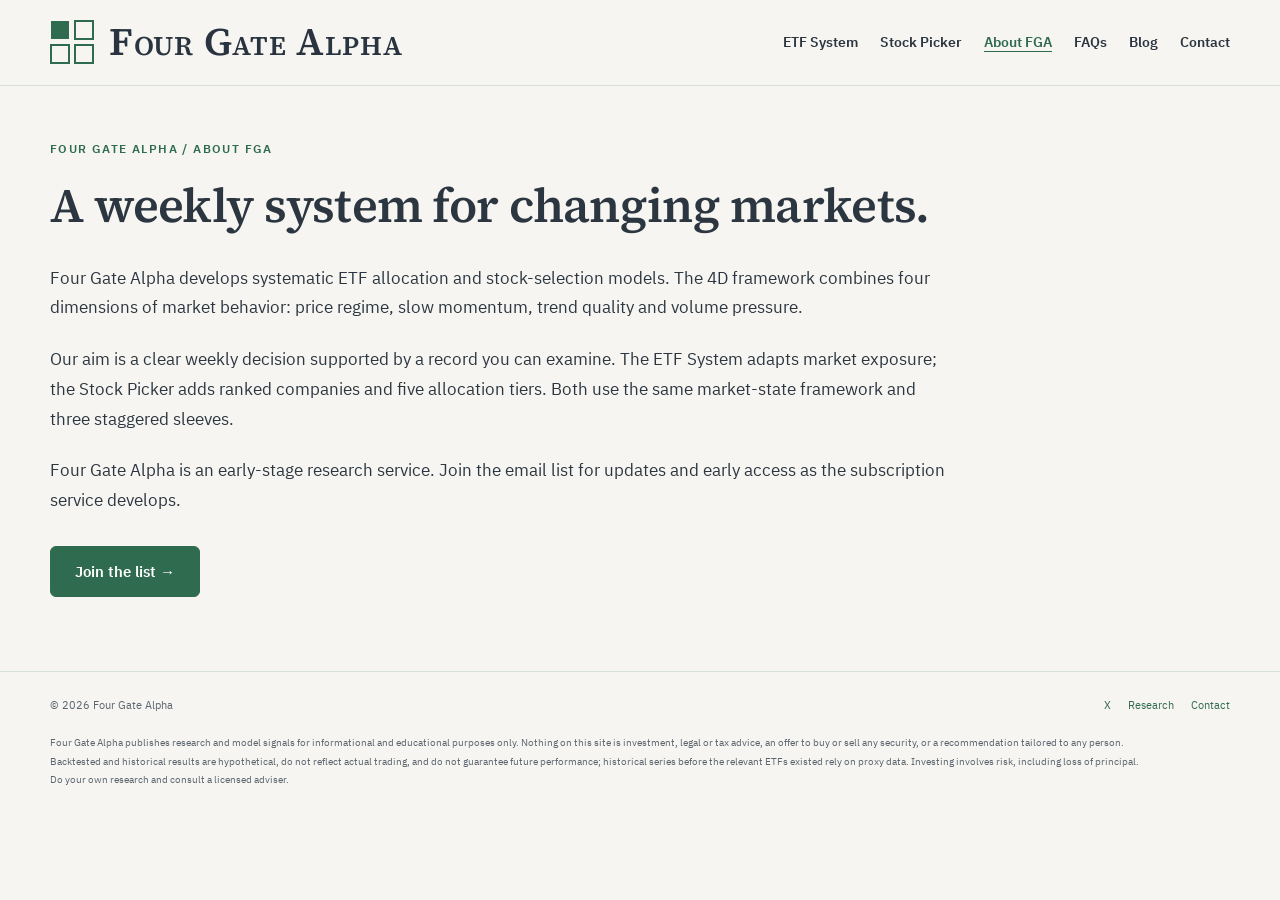
<file: about/index.html>
<!doctype html><html lang="en"><head><meta charset="utf-8"><meta name="viewport" content="width=device-width,initial-scale=1"><meta name="color-scheme" content="light"><title>About FGA — Four Gate Alpha</title><meta name="description" content="A weekly system for changing markets."><link rel="canonical" href="https://www.fourgatealpha.com/about/"><link rel="stylesheet" href="/assets/site.css?v=596fbaffadcf"><link rel="stylesheet" href="/assets/theme.css?v=fa97dc43b1be">
<meta property="og:type" content="website">
<meta property="og:site_name" content="Four Gate Alpha">
<meta property="og:title" content="About FGA — Four Gate Alpha">
<meta property="og:description" content="A weekly system for changing markets.">
<meta property="og:url" content="https://www.fourgatealpha.com/about/">
<meta property="og:image" content="https://www.fourgatealpha.com/assets/social/home-results-2026-11-27-d6116debc73b.png">
<meta property="og:image:type" content="image/png">
<meta property="og:image:width" content="1200">
<meta property="og:image:height" content="630">
<meta property="og:image:alt" content="Four Gate Alpha. Hypothetical backtest, Feb 6, 1995 to Nov 27, 2026. 4D ETF System: annualized return 13.8%, worst drawdown -14.0%, time at least 10% below peak 3.0%. 4D Stock Picker Balanced: annualized return 17.5%, worst drawdown -20.0%, time at least 10% below peak 8.2%. SPY: annualized return 10.8%, worst drawdown -55.2%, time at least 10% below peak 33.3%. Modeled costs included; early ETF history uses proxies. Not live performance.">
<meta name="twitter:card" content="summary_large_image">
<meta name="twitter:site" content="@FourGateAlpha">
<meta name="twitter:title" content="About FGA — Four Gate Alpha">
<meta name="twitter:description" content="A weekly system for changing markets.">
<meta name="twitter:image" content="https://www.fourgatealpha.com/assets/social/home-results-2026-11-27-d6116debc73b.png">
<meta name="twitter:image:alt" content="Four Gate Alpha. Hypothetical backtest, Feb 6, 1995 to Nov 27, 2026. 4D ETF System: annualized return 13.8%, worst drawdown -14.0%, time at least 10% below peak 3.0%. 4D Stock Picker Balanced: annualized return 17.5%, worst drawdown -20.0%, time at least 10% below peak 8.2%. SPY: annualized return 10.8%, worst drawdown -55.2%, time at least 10% below peak 33.3%. Modeled costs included; early ETF history uses proxies. Not live performance.">
</head><body><header class="siteheader"><div class="wrap"><a class="wordmark" href="/"><svg class="brandmark" viewBox="0 0 44 44" aria-hidden="true"><path d="M1 1h18v18H1z" fill="currentColor"/><path d="M25 1h18v18H25zM1 25h18v18H1zM25 25h18v18H25z" fill="none" stroke="currentColor" stroke-width="2"/></svg><span>Four Gate Alpha</span></a><nav class="globalnav" aria-label="Website navigation"><a href="/etf/">ETF System</a><a href="/stocks/">Stock Picker</a><a href="/about/" class="pageLinkActive">About FGA</a><a href="/faq/">FAQs</a><a href="/blog/">Blog</a><a href="/contact/">Contact</a></nav></div></header><main class="wrap information-page"><span class="eyebrow">FOUR GATE ALPHA / ABOUT FGA</span><h1>A weekly system for changing markets.</h1><div class="information-copy"><p>Four Gate Alpha develops systematic ETF allocation and stock-selection models. The 4D framework combines four dimensions of market behavior: price regime, slow momentum, trend quality and volume pressure.</p><p>Our aim is a clear weekly decision supported by a record you can examine. The ETF System adapts market exposure; the Stock Picker adds ranked companies and five allocation tiers. Both use the same market-state framework and three staggered sleeves.</p><p>Four Gate Alpha is an early-stage research service. Join the email list for updates and early access as the subscription service develops.</p><a class="joinbutton" href="/#join">Join the list →</a></div></main><footer class="sitefooter"><div class="wrap"><div class="footerrow"><span>© 2026 Four Gate Alpha</span><div><a href="https://x.com/FourGateAlpha">X</a><a href="/blog/">Research</a><a href="/contact/">Contact</a></div></div><p class="disclaimer">Four Gate Alpha publishes research and model signals for informational and educational purposes only. Nothing on this site is investment, legal or tax advice, an offer to buy or sell any security, or a recommendation tailored to any person. Backtested and historical results are hypothetical, do not reflect actual trading, and do not guarantee future performance; historical series before the relevant ETFs existed rely on proxy data. Investing involves risk, including loss of principal. Do your own research and consult a licensed adviser.</p></div></footer></body></html>
</file>
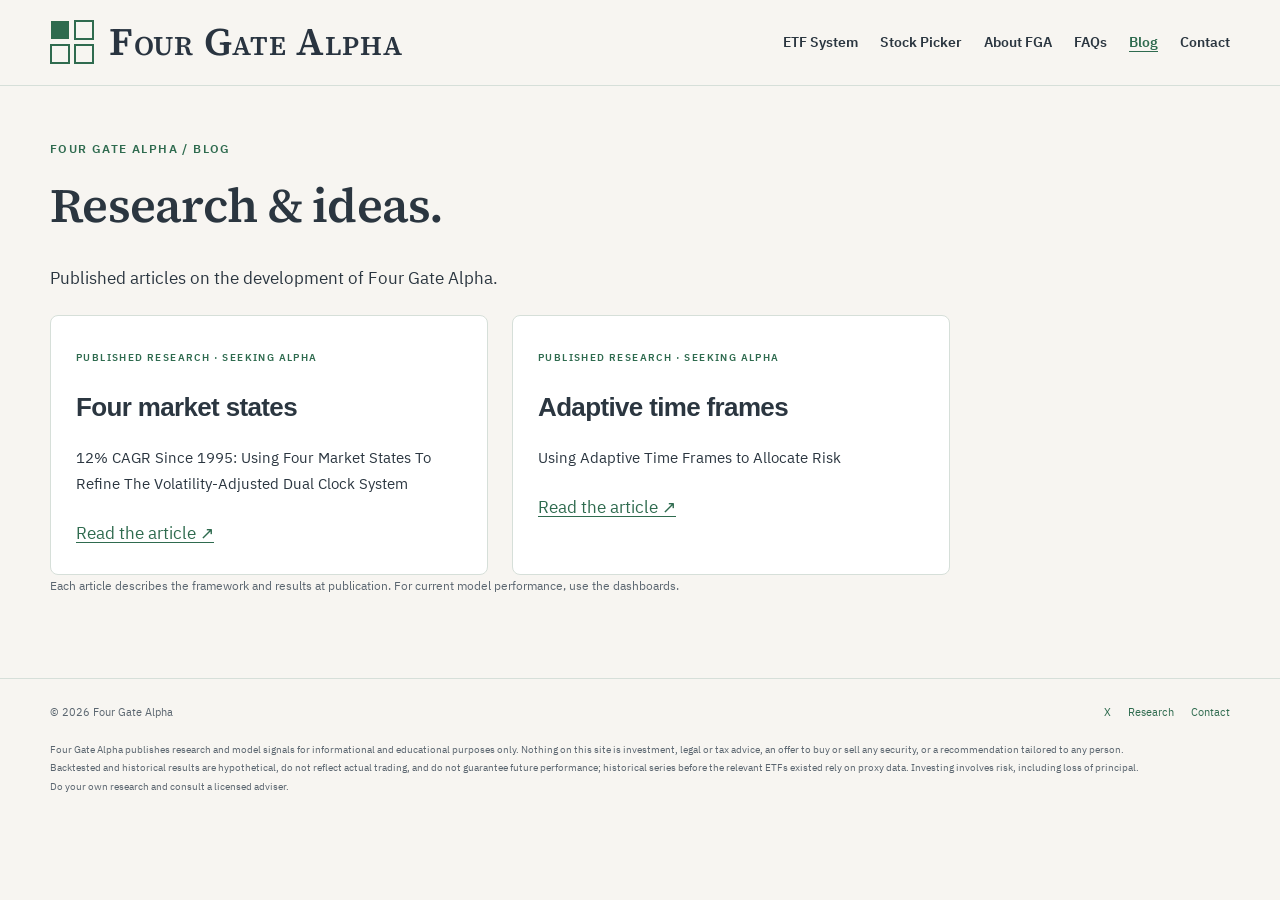
<file: blog/index.html>
<!doctype html><html lang="en"><head><meta charset="utf-8"><meta name="viewport" content="width=device-width,initial-scale=1"><meta name="color-scheme" content="light"><title>Blog — Four Gate Alpha</title><meta name="description" content="Research & ideas."><link rel="canonical" href="https://www.fourgatealpha.com/blog/"><link rel="stylesheet" href="/assets/site.css?v=596fbaffadcf"><link rel="stylesheet" href="/assets/theme.css?v=fa97dc43b1be">
<meta property="og:type" content="website">
<meta property="og:site_name" content="Four Gate Alpha">
<meta property="og:title" content="Blog — Four Gate Alpha">
<meta property="og:description" content="Research &amp; ideas.">
<meta property="og:url" content="https://www.fourgatealpha.com/blog/">
<meta property="og:image" content="https://www.fourgatealpha.com/assets/social/home-results-2026-11-27-d6116debc73b.png">
<meta property="og:image:type" content="image/png">
<meta property="og:image:width" content="1200">
<meta property="og:image:height" content="630">
<meta property="og:image:alt" content="Four Gate Alpha. Hypothetical backtest, Feb 6, 1995 to Nov 27, 2026. 4D ETF System: annualized return 13.8%, worst drawdown -14.0%, time at least 10% below peak 3.0%. 4D Stock Picker Balanced: annualized return 17.5%, worst drawdown -20.0%, time at least 10% below peak 8.2%. SPY: annualized return 10.8%, worst drawdown -55.2%, time at least 10% below peak 33.3%. Modeled costs included; early ETF history uses proxies. Not live performance.">
<meta name="twitter:card" content="summary_large_image">
<meta name="twitter:site" content="@FourGateAlpha">
<meta name="twitter:title" content="Blog — Four Gate Alpha">
<meta name="twitter:description" content="Research &amp; ideas.">
<meta name="twitter:image" content="https://www.fourgatealpha.com/assets/social/home-results-2026-11-27-d6116debc73b.png">
<meta name="twitter:image:alt" content="Four Gate Alpha. Hypothetical backtest, Feb 6, 1995 to Nov 27, 2026. 4D ETF System: annualized return 13.8%, worst drawdown -14.0%, time at least 10% below peak 3.0%. 4D Stock Picker Balanced: annualized return 17.5%, worst drawdown -20.0%, time at least 10% below peak 8.2%. SPY: annualized return 10.8%, worst drawdown -55.2%, time at least 10% below peak 33.3%. Modeled costs included; early ETF history uses proxies. Not live performance.">
</head><body><header class="siteheader"><div class="wrap"><a class="wordmark" href="/"><svg class="brandmark" viewBox="0 0 44 44" aria-hidden="true"><path d="M1 1h18v18H1z" fill="currentColor"/><path d="M25 1h18v18H25zM1 25h18v18H1zM25 25h18v18H25z" fill="none" stroke="currentColor" stroke-width="2"/></svg><span>Four Gate Alpha</span></a><nav class="globalnav" aria-label="Website navigation"><a href="/etf/">ETF System</a><a href="/stocks/">Stock Picker</a><a href="/about/">About FGA</a><a href="/faq/">FAQs</a><a href="/blog/" class="pageLinkActive">Blog</a><a href="/contact/">Contact</a></nav></div></header><main class="wrap information-page"><span class="eyebrow">FOUR GATE ALPHA / BLOG</span><h1>Research & ideas.</h1><div class="information-copy"><p>Published articles on the development of Four Gate Alpha.</p><div class="blog-grid"><article class="panel"><span class="eyebrow">PUBLISHED RESEARCH · SEEKING ALPHA</span><h2>Four market states</h2><p>12% CAGR Since 1995: Using Four Market States To Refine The Volatility-Adjusted Dual Clock System</p><a href="https://seekingalpha.com/article/4953397-12-percent-cagr-since-1995-using-four-market-states-to-refine-the-volatility-adjusted-dual-clock-system" target="_blank" rel="noopener">Read the article ↗</a></article><article class="panel"><span class="eyebrow">PUBLISHED RESEARCH · SEEKING ALPHA</span><h2>Adaptive time frames</h2><p>Using Adaptive Time Frames to Allocate Risk</p><a href="https://seekingalpha.com/article/4949856-using-adaptive-time-frames-to-allocate-risk" target="_blank" rel="noopener">Read the article ↗</a></article></div><p class="footnote">Each article describes the framework and results at publication. For current model performance, use the dashboards.</p></div></main><footer class="sitefooter"><div class="wrap"><div class="footerrow"><span>© 2026 Four Gate Alpha</span><div><a href="https://x.com/FourGateAlpha">X</a><a href="/blog/">Research</a><a href="/contact/">Contact</a></div></div><p class="disclaimer">Four Gate Alpha publishes research and model signals for informational and educational purposes only. Nothing on this site is investment, legal or tax advice, an offer to buy or sell any security, or a recommendation tailored to any person. Backtested and historical results are hypothetical, do not reflect actual trading, and do not guarantee future performance; historical series before the relevant ETFs existed rely on proxy data. Investing involves risk, including loss of principal. Do your own research and consult a licensed adviser.</p></div></footer></body></html>
</file>
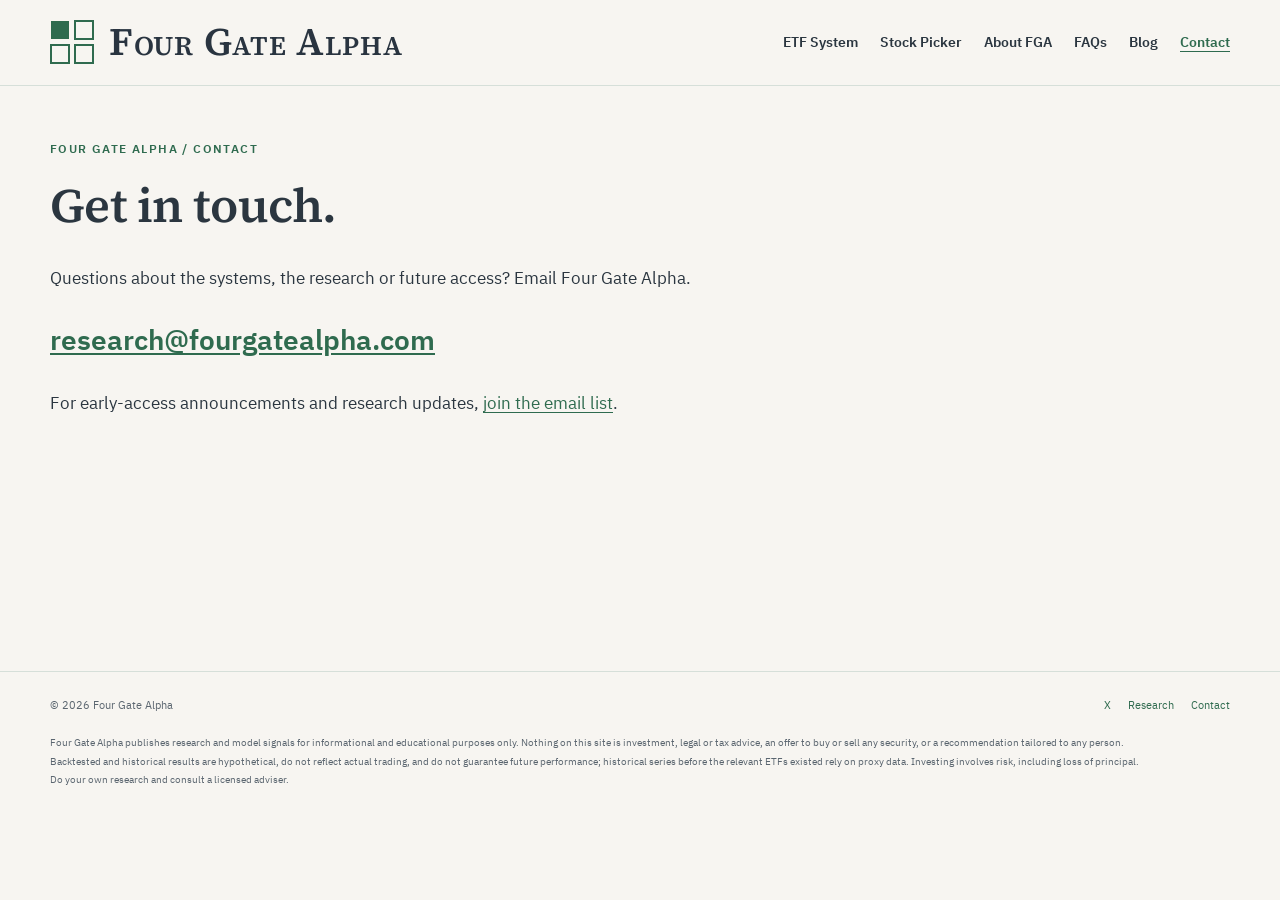
<file: contact/index.html>
<!doctype html><html lang="en"><head><meta charset="utf-8"><meta name="viewport" content="width=device-width,initial-scale=1"><meta name="color-scheme" content="light"><title>Contact — Four Gate Alpha</title><meta name="description" content="Get in touch."><link rel="canonical" href="https://www.fourgatealpha.com/contact/"><link rel="stylesheet" href="/assets/site.css?v=596fbaffadcf"><link rel="stylesheet" href="/assets/theme.css?v=fa97dc43b1be">
<meta property="og:type" content="website">
<meta property="og:site_name" content="Four Gate Alpha">
<meta property="og:title" content="Contact — Four Gate Alpha">
<meta property="og:description" content="Get in touch.">
<meta property="og:url" content="https://www.fourgatealpha.com/contact/">
<meta property="og:image" content="https://www.fourgatealpha.com/assets/social/home-results-2026-11-27-d6116debc73b.png">
<meta property="og:image:type" content="image/png">
<meta property="og:image:width" content="1200">
<meta property="og:image:height" content="630">
<meta property="og:image:alt" content="Four Gate Alpha. Hypothetical backtest, Feb 6, 1995 to Nov 27, 2026. 4D ETF System: annualized return 13.8%, worst drawdown -14.0%, time at least 10% below peak 3.0%. 4D Stock Picker Balanced: annualized return 17.5%, worst drawdown -20.0%, time at least 10% below peak 8.2%. SPY: annualized return 10.8%, worst drawdown -55.2%, time at least 10% below peak 33.3%. Modeled costs included; early ETF history uses proxies. Not live performance.">
<meta name="twitter:card" content="summary_large_image">
<meta name="twitter:site" content="@FourGateAlpha">
<meta name="twitter:title" content="Contact — Four Gate Alpha">
<meta name="twitter:description" content="Get in touch.">
<meta name="twitter:image" content="https://www.fourgatealpha.com/assets/social/home-results-2026-11-27-d6116debc73b.png">
<meta name="twitter:image:alt" content="Four Gate Alpha. Hypothetical backtest, Feb 6, 1995 to Nov 27, 2026. 4D ETF System: annualized return 13.8%, worst drawdown -14.0%, time at least 10% below peak 3.0%. 4D Stock Picker Balanced: annualized return 17.5%, worst drawdown -20.0%, time at least 10% below peak 8.2%. SPY: annualized return 10.8%, worst drawdown -55.2%, time at least 10% below peak 33.3%. Modeled costs included; early ETF history uses proxies. Not live performance.">
</head><body><header class="siteheader"><div class="wrap"><a class="wordmark" href="/"><svg class="brandmark" viewBox="0 0 44 44" aria-hidden="true"><path d="M1 1h18v18H1z" fill="currentColor"/><path d="M25 1h18v18H25zM1 25h18v18H1zM25 25h18v18H25z" fill="none" stroke="currentColor" stroke-width="2"/></svg><span>Four Gate Alpha</span></a><nav class="globalnav" aria-label="Website navigation"><a href="/etf/">ETF System</a><a href="/stocks/">Stock Picker</a><a href="/about/">About FGA</a><a href="/faq/">FAQs</a><a href="/blog/">Blog</a><a href="/contact/" class="pageLinkActive">Contact</a></nav></div></header><main class="wrap information-page"><span class="eyebrow">FOUR GATE ALPHA / CONTACT</span><h1>Get in touch.</h1><div class="information-copy"><p>Questions about the systems, the research or future access? Email Four Gate Alpha.</p><a class="contact-address" href="mailto:research@fourgatealpha.com">research@fourgatealpha.com</a><p>For early-access announcements and research updates, <a href="/#join">join the email list</a>.</p></div></main><footer class="sitefooter"><div class="wrap"><div class="footerrow"><span>© 2026 Four Gate Alpha</span><div><a href="https://x.com/FourGateAlpha">X</a><a href="/blog/">Research</a><a href="/contact/">Contact</a></div></div><p class="disclaimer">Four Gate Alpha publishes research and model signals for informational and educational purposes only. Nothing on this site is investment, legal or tax advice, an offer to buy or sell any security, or a recommendation tailored to any person. Backtested and historical results are hypothetical, do not reflect actual trading, and do not guarantee future performance; historical series before the relevant ETFs existed rely on proxy data. Investing involves risk, including loss of principal. Do your own research and consult a licensed adviser.</p></div></footer></body></html>
</file>
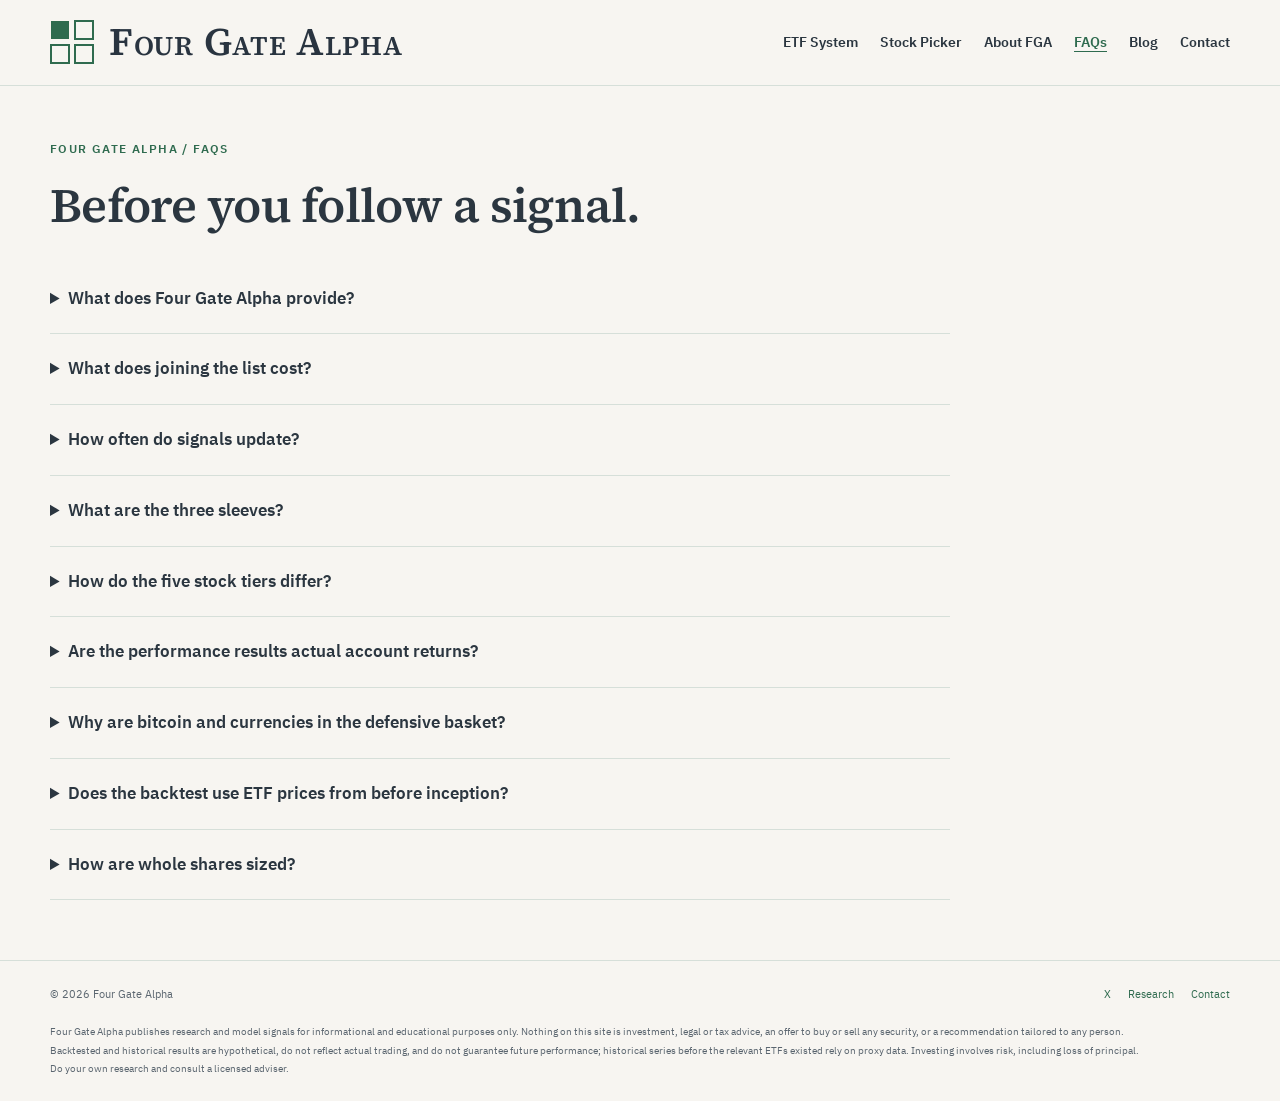
<file: faq/index.html>
<!doctype html><html lang="en"><head><meta charset="utf-8"><meta name="viewport" content="width=device-width,initial-scale=1"><meta name="color-scheme" content="light"><title>FAQs — Four Gate Alpha</title><meta name="description" content="Before you follow a signal."><link rel="canonical" href="https://www.fourgatealpha.com/faq/"><link rel="stylesheet" href="/assets/site.css?v=596fbaffadcf"><link rel="stylesheet" href="/assets/theme.css?v=fa97dc43b1be">
<meta property="og:type" content="website">
<meta property="og:site_name" content="Four Gate Alpha">
<meta property="og:title" content="FAQs — Four Gate Alpha">
<meta property="og:description" content="Before you follow a signal.">
<meta property="og:url" content="https://www.fourgatealpha.com/faq/">
<meta property="og:image" content="https://www.fourgatealpha.com/assets/social/home-results-2026-11-27-d6116debc73b.png">
<meta property="og:image:type" content="image/png">
<meta property="og:image:width" content="1200">
<meta property="og:image:height" content="630">
<meta property="og:image:alt" content="Four Gate Alpha. Hypothetical backtest, Feb 6, 1995 to Nov 27, 2026. 4D ETF System: annualized return 13.8%, worst drawdown -14.0%, time at least 10% below peak 3.0%. 4D Stock Picker Balanced: annualized return 17.5%, worst drawdown -20.0%, time at least 10% below peak 8.2%. SPY: annualized return 10.8%, worst drawdown -55.2%, time at least 10% below peak 33.3%. Modeled costs included; early ETF history uses proxies. Not live performance.">
<meta name="twitter:card" content="summary_large_image">
<meta name="twitter:site" content="@FourGateAlpha">
<meta name="twitter:title" content="FAQs — Four Gate Alpha">
<meta name="twitter:description" content="Before you follow a signal.">
<meta name="twitter:image" content="https://www.fourgatealpha.com/assets/social/home-results-2026-11-27-d6116debc73b.png">
<meta name="twitter:image:alt" content="Four Gate Alpha. Hypothetical backtest, Feb 6, 1995 to Nov 27, 2026. 4D ETF System: annualized return 13.8%, worst drawdown -14.0%, time at least 10% below peak 3.0%. 4D Stock Picker Balanced: annualized return 17.5%, worst drawdown -20.0%, time at least 10% below peak 8.2%. SPY: annualized return 10.8%, worst drawdown -55.2%, time at least 10% below peak 33.3%. Modeled costs included; early ETF history uses proxies. Not live performance.">
</head><body><header class="siteheader"><div class="wrap"><a class="wordmark" href="/"><svg class="brandmark" viewBox="0 0 44 44" aria-hidden="true"><path d="M1 1h18v18H1z" fill="currentColor"/><path d="M25 1h18v18H25zM1 25h18v18H1zM25 25h18v18H25z" fill="none" stroke="currentColor" stroke-width="2"/></svg><span>Four Gate Alpha</span></a><nav class="globalnav" aria-label="Website navigation"><a href="/etf/">ETF System</a><a href="/stocks/">Stock Picker</a><a href="/about/">About FGA</a><a href="/faq/" class="pageLinkActive">FAQs</a><a href="/blog/">Blog</a><a href="/contact/">Contact</a></nav></div></header><main class="wrap information-page"><span class="eyebrow">FOUR GATE ALPHA / FAQS</span><h1>Before you follow a signal.</h1><div class="information-copy"><details><summary>What does Four Gate Alpha provide?</summary><p>General investment research, model ETF allocations and ranked stock selections. The website does not manage accounts or execute trades.</p></details><details><summary>What does joining the list cost?</summary><p>Nothing. Joining the email list is not a subscription purchase. Founding members receive six months of free access to the 4D Stock Picker when the subscription service launches.</p></details><details><summary>How often do signals update?</summary><p>The operational update is scheduled for Friday at 7pm Eastern after the market close. Each completed signal applies to the next trading session, normally Monday.</p></details><details><summary>What are the three sleeves?</summary><p>The portfolio is divided into three rotating portions. One updates each week, while the other two retain their earlier allocations. A cohort normally holds for three weeks.</p></details><details><summary>How do the five stock tiers differ?</summary><p>ETF Base, Core, Balanced, Growth and Full Stock blend the stock-selection and ETF endpoints. Their stock weights depend on the market state; the current dashboard shows the applicable model weights.</p></details><details><summary>Are the performance results actual account returns?</summary><p>No. They are hypothetical backtest and model results with the stated costs and assumptions. Actual execution, whole-share rounding, taxes and cash balances can change investor outcomes.</p></details><details><summary>Why are bitcoin and currencies in the defensive basket?</summary><p>The reserve can draw on different asset types when they qualify under the trend rules. Defensive describes their role in the allocation, not a guarantee of low volatility or protection from loss.</p></details><details><summary>Does the backtest use ETF prices from before inception?</summary><p>Legacy ETFs use modeled proxy history where stated. FXF and IBIT use only actual ETF history and require 200 sessions before eligibility.</p></details><details><summary>How are whole shares sized?</summary><p>The sizing tool compares rounding up and down around each model target, subject to the budget and model cash reserve. It seeks to reduce security and stock-versus-ETF allocation differences. Reference closes are estimates, not live execution prices.</p></details></div></main><footer class="sitefooter"><div class="wrap"><div class="footerrow"><span>© 2026 Four Gate Alpha</span><div><a href="https://x.com/FourGateAlpha">X</a><a href="/blog/">Research</a><a href="/contact/">Contact</a></div></div><p class="disclaimer">Four Gate Alpha publishes research and model signals for informational and educational purposes only. Nothing on this site is investment, legal or tax advice, an offer to buy or sell any security, or a recommendation tailored to any person. Backtested and historical results are hypothetical, do not reflect actual trading, and do not guarantee future performance; historical series before the relevant ETFs existed rely on proxy data. Investing involves risk, including loss of principal. Do your own research and consult a licensed adviser.</p></div></footer></body></html>
</file>
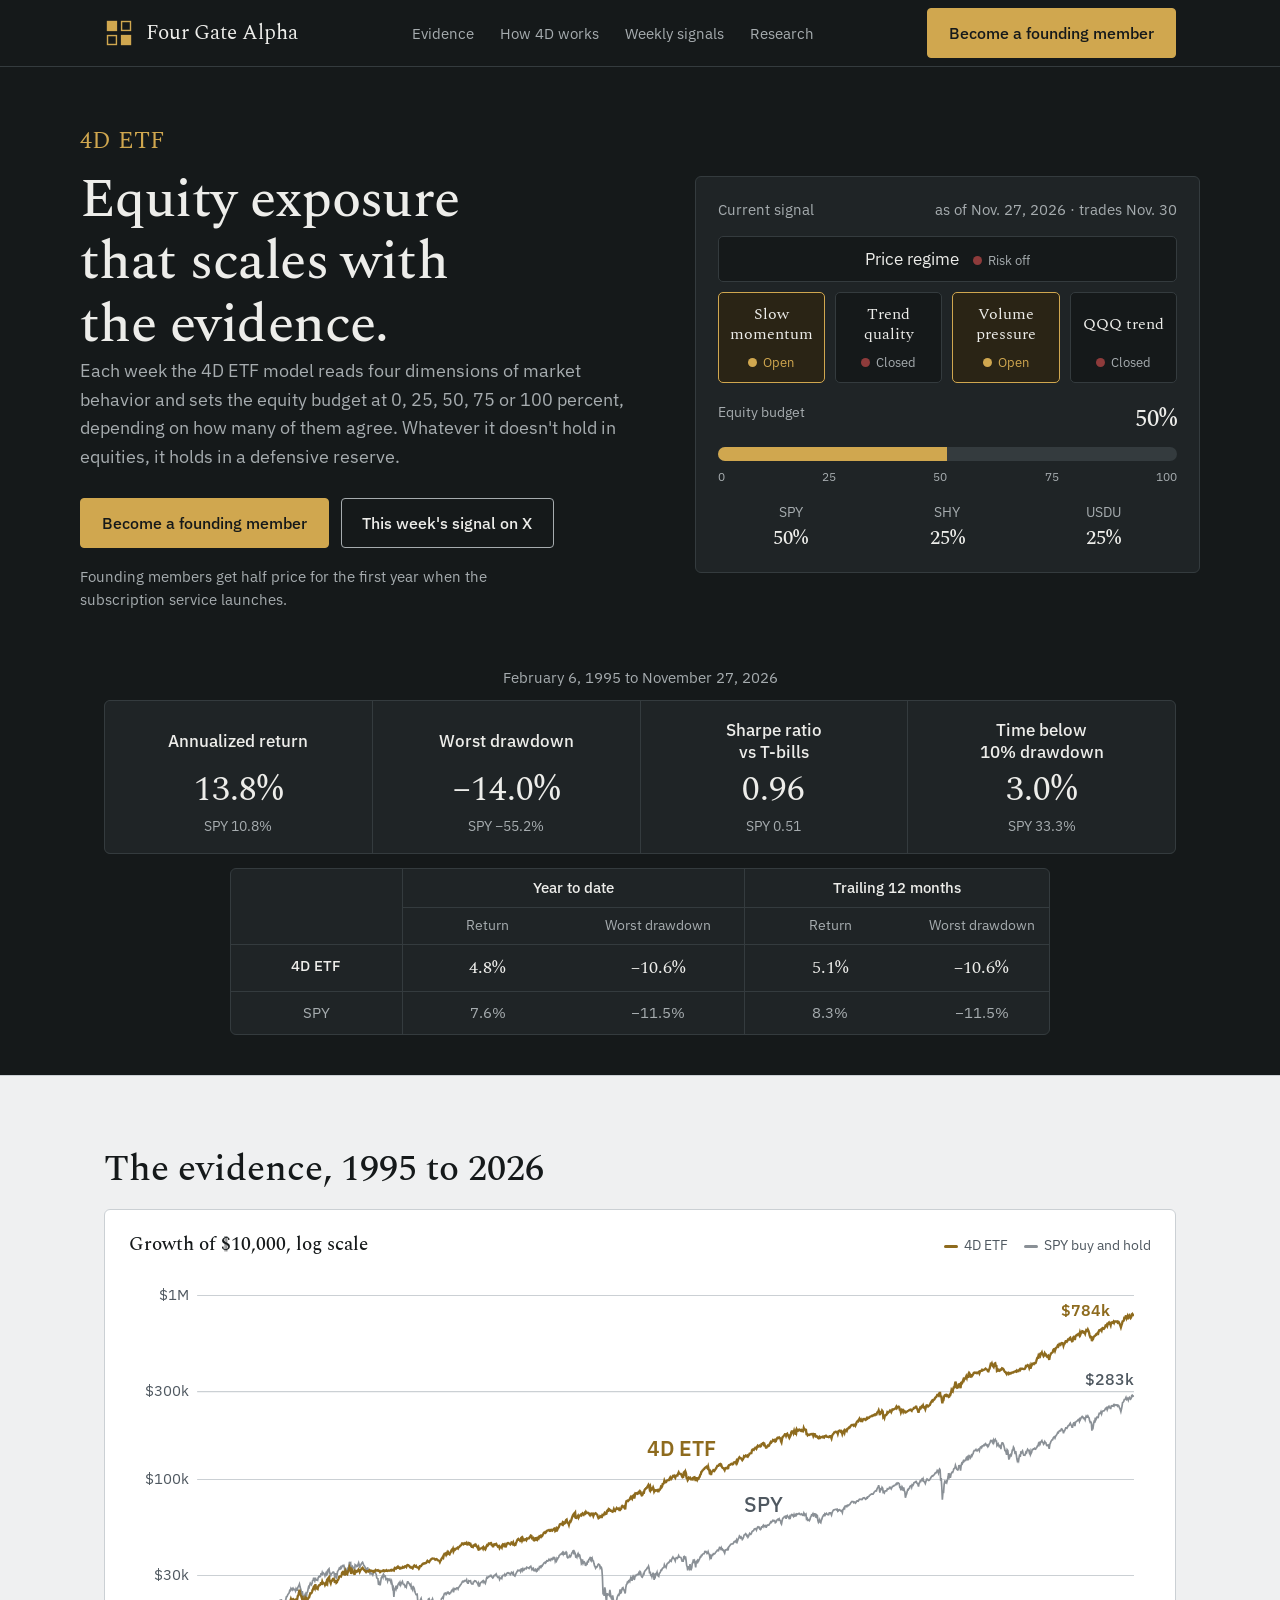
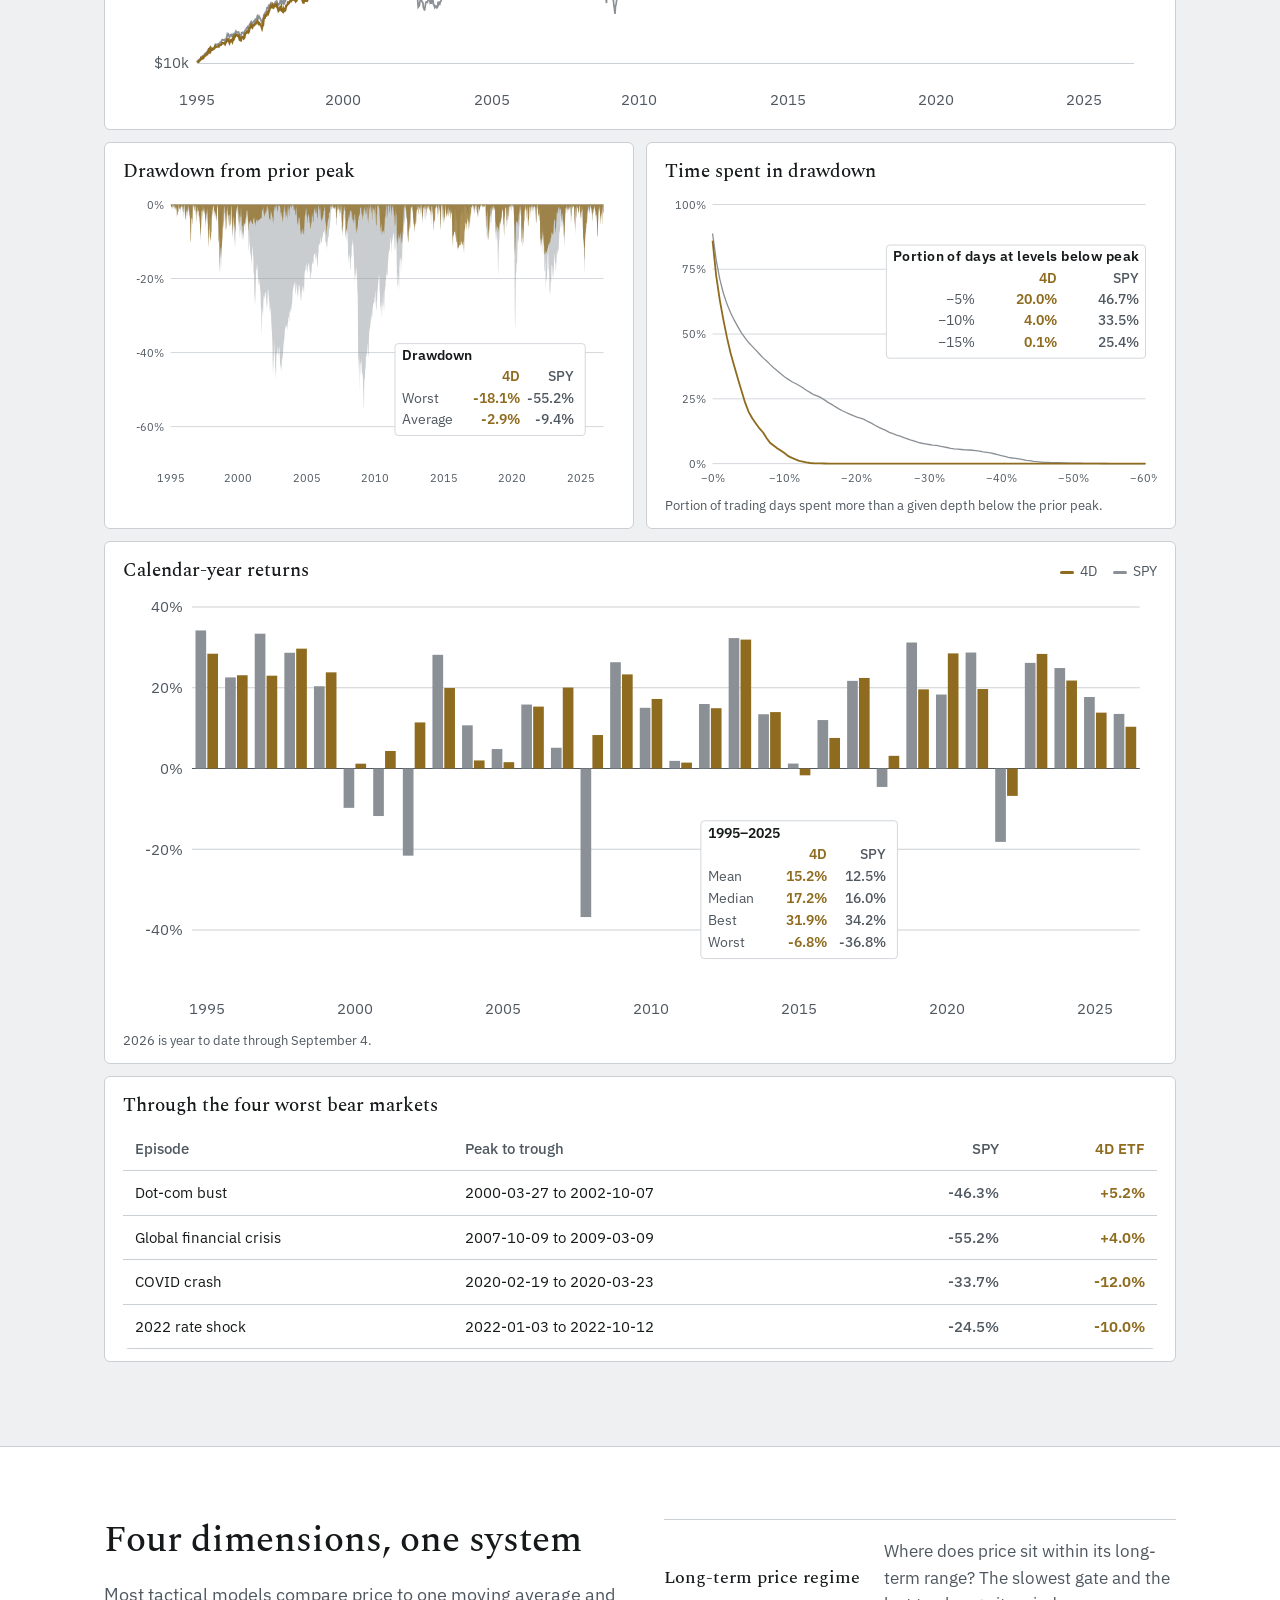
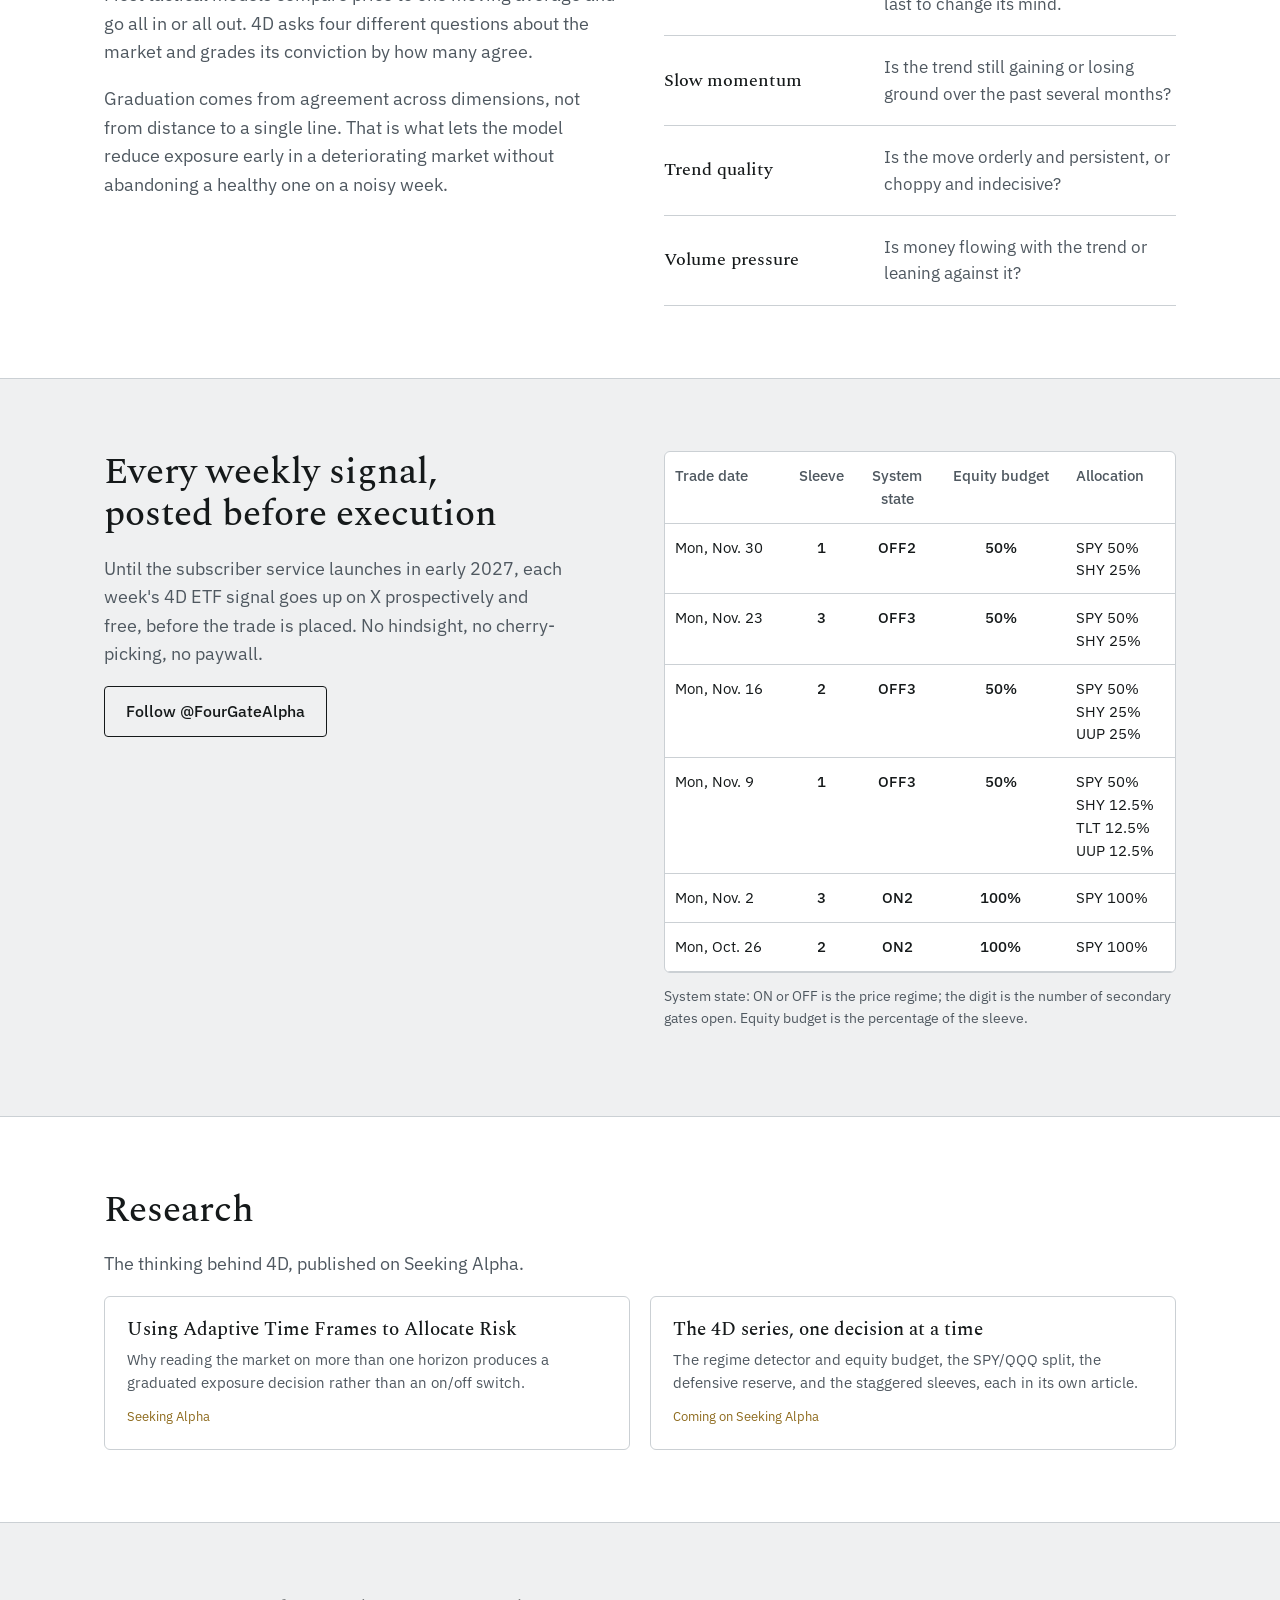
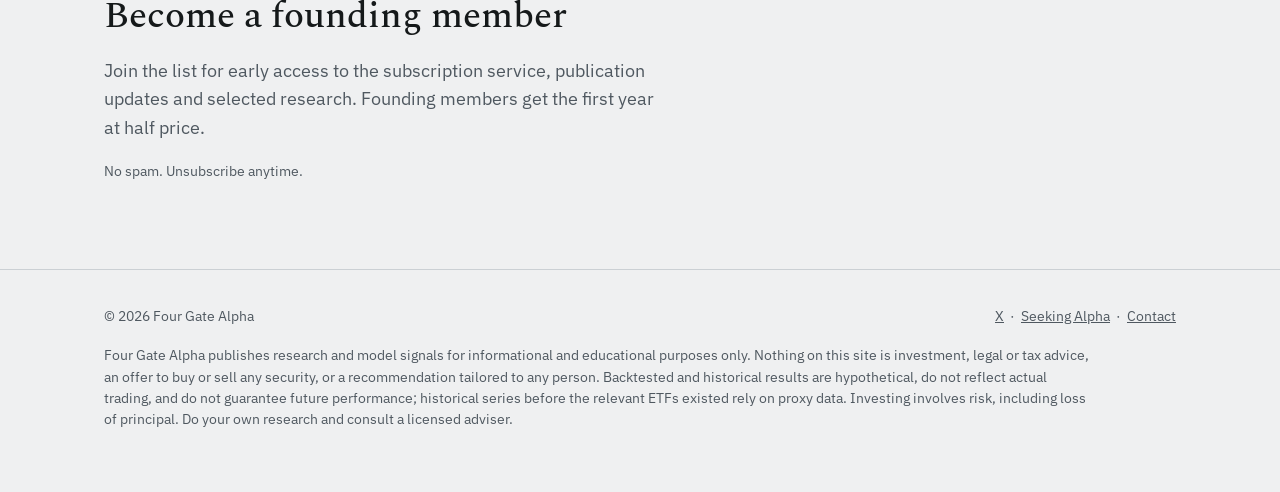
<file: index (2).html>
<!DOCTYPE html>
<html lang="en">
<head>
<meta charset="utf-8">
<meta name="viewport" content="width=device-width, initial-scale=1, viewport-fit=cover">
<title>Four Gate Alpha — Systematic tactical ETF strategies</title>
<meta name="description" content="Systematic ETF strategy research. The 4D ETF model scales equity exposure from 0% to 100% as four dimensions of market behavior agree.">
<link rel="canonical" href="https://www.fourgatealpha.com/">
<meta property="og:type" content="website">
<meta property="og:title" content="Four Gate Alpha — Systematic tactical ETF strategies">
<meta property="og:description" content="Equity exposure from 0% to 100% as four dimensions of market behavior agree. Weekly signals, free.">
<meta property="og:site_name" content="Four Gate Alpha">
<meta property="og:url" content="https://www.fourgatealpha.com/">
<meta property="og:image" content="https://www.fourgatealpha.com/og.png">
<meta property="og:image:width" content="1200">
<meta property="og:image:height" content="630">
<meta name="twitter:image" content="https://www.fourgatealpha.com/og.png">
<meta name="twitter:title" content="Four Gate Alpha — Systematic tactical ETF strategies">
<meta name="twitter:card" content="summary_large_image">
<meta name="twitter:site" content="@FourGateAlpha">
<link rel="icon" href="data:image/svg+xml,%3Csvg xmlns='http://www.w3.org/2000/svg' viewBox='0 0 32 32'%3E%3Crect width='32' height='32' fill='%2315191A'/%3E%3Crect x='5' y='5' width='9' height='9' fill='%23D0A74F'/%3E%3Crect x='18' y='18' width='9' height='9' fill='%23D0A74F'/%3E%3Crect x='18.75' y='5.75' width='7.5' height='7.5' fill='none' stroke='%23D0A74F' stroke-width='1.5'/%3E%3Crect x='5.75' y='18.75' width='7.5' height='7.5' fill='none' stroke='%23D0A74F' stroke-width='1.5'/%3E%3C/svg%3E">
<link rel="preconnect" href="https://fonts.googleapis.com">
<link rel="preconnect" href="https://fonts.gstatic.com" crossorigin>
<link href="https://fonts.googleapis.com/css2?family=Spectral:ital,wght@0,400;0,500;0,600;1,400&family=IBM+Plex+Sans:wght@400;500;600&display=swap" rel="stylesheet">
<style>
:root{
  box-sizing:border-box;
  padding-top:env(safe-area-inset-top,0px);
  padding-bottom:env(safe-area-inset-bottom,0px);
  --paper:#EFF0F1; --surface:#FFFFFF; --ink:#15191A; --ink-2:#4F5860; --rule:#CBD0D4;
  --dark:#15191A; --dark-2:#1F2426; --on-dark:#EDEDEA; --on-dark-2:#A6ACAF; --dark-rule:#343B3E;
  --brass:#D0A74F; --brass-ink:#8E6B1E;
  --open:#1F6B4A; --open-soft:#D9EBDF; --shut:#8E3B3B;
  --spy:#8A9096; --focus:#2457A6;
  --serif:"Spectral",Georgia,"Times New Roman",serif;
  --sans:"IBM Plex Sans","Helvetica Neue",Arial,sans-serif;
}
@media (prefers-color-scheme:dark){
  :root:not([data-theme="light"]){
    --paper:#15191A; --surface:#1F2426; --ink:#EDEDEA; --ink-2:#A6ACAF; --rule:#343B3E;
    --brass-ink:#D0A74F; --open:#5FBF8E; --open-soft:#1E3A2E; --shut:#D97B7B; --spy:#6C7378; --focus:#7FA6E8;
  }
}
:root[data-theme="dark"]{
  --paper:#15191A; --surface:#1F2426; --ink:#EDEDEA; --ink-2:#A6ACAF; --rule:#343B3E;
  --brass-ink:#D0A74F; --open:#5FBF8E; --open-soft:#1E3A2E; --shut:#D97B7B; --spy:#6C7378; --focus:#7FA6E8;
}
html{scroll-padding-top:calc(env(safe-area-inset-top,0px) + 72px);scroll-behavior:smooth}
@media (prefers-reduced-motion:reduce){html{scroll-behavior:auto} *{transition:none!important}}
*,*::before,*::after{box-sizing:inherit}
body{margin:0;background:var(--paper);color:var(--ink);font-family:var(--sans);font-size:17px;line-height:1.55;-webkit-font-smoothing:antialiased}
img{max-width:100%}
a{color:inherit}
:focus-visible{outline:2px solid var(--focus);outline-offset:3px}
.wrap{max-width:1120px;margin:0 auto;padding:0 24px}
h1,h2,h3{font-family:var(--serif);font-weight:500;line-height:1.15;margin:0;text-wrap:balance}
h1{font-size:clamp(2.1rem,4.4vw,3.4rem);letter-spacing:-.01em;max-width:14em}
h2{font-size:clamp(1.7rem,3vw,2.3rem);margin-bottom:.5em}
h3{font-size:1.3rem}
p{margin:0 0 1em;text-wrap:pretty}
.lede{font-size:1.15rem;color:var(--ink-2);max-width:36em}
.btn{display:inline-block;font-family:var(--sans);font-weight:500;font-size:1rem;padding:.75rem 1.3rem;border-radius:4px;border:1px solid var(--ink);text-decoration:none;background:var(--ink);color:var(--paper);cursor:pointer;white-space:nowrap}
.btn.ghost{background:transparent;color:var(--ink)}
.btn.brass{background:var(--brass);border-color:var(--brass);color:#15191A}
.dark .btn.ghost{color:var(--on-dark);border-color:var(--on-dark-2)}
/* dark band: nav + hero */
.dark{background:var(--dark);color:var(--on-dark)}
.dark main{padding-bottom:40px}
.nav{position:sticky;top:env(safe-area-inset-top,0px);background:var(--dark);border-bottom:1px solid var(--dark-rule);z-index:5}
.nav .wrap{display:flex;align-items:center;justify-content:space-between;height:66px;gap:16px}
.mark{font-family:var(--serif);font-size:1.3rem;text-decoration:none;display:flex;align-items:center;gap:12px;color:var(--on-dark)}
.mark svg{width:30px;height:30px;flex:none}
.nav ul{list-style:none;display:flex;gap:26px;margin:0;padding:0}
.nav ul a{text-decoration:none;color:var(--on-dark-2);font-size:.95rem}
.nav ul a:hover{color:var(--on-dark)}
@media (max-width:820px){.nav ul{display:none}}
.hero{padding:56px 0 40px;display:grid;grid-template-columns:1.05fr .95fr;gap:56px;align-items:center}
@media (max-width:900px){.hero{grid-template-columns:1fr;gap:32px;padding-top:40px}}
.hero .lede{color:var(--on-dark-2)}
.product{font-family:var(--serif);font-size:1.5rem;color:var(--brass);margin:0 0 .35em;letter-spacing:.01em}
.hero .ctas{display:flex;gap:12px;flex-wrap:wrap;margin-top:1.6em}
.hero .note{font-size:.92rem;color:var(--on-dark-2);margin-top:1.2em;max-width:30em}
/* gate panel */
.panel{background:var(--dark-2);border:1px solid var(--dark-rule);border-radius:6px;padding:22px 22px 18px;color:var(--on-dark)}
.panel .head{display:flex;justify-content:space-between;align-items:baseline;gap:12px;margin-bottom:14px;font-size:.92rem;color:var(--on-dark-2);white-space:nowrap}
.gates{display:grid;grid-template-columns:repeat(4,1fr);gap:10px}
.gate,.regime{border:1px solid var(--dark-rule);border-radius:5px;background:var(--dark);padding:12px 10px 10px;text-align:center;font:inherit;color:var(--on-dark)}
.regime{display:flex;justify-content:center;align-items:baseline;gap:14px;padding:9px 10px;margin-bottom:10px}
.regime .nm{margin:0}
.regime.on,.gate[data-open="true"]{border-color:var(--brass);background:#2A2415}
.regime.on .st,.gate[data-open="true"] .st{color:var(--brass)}
.regime.on .st::before,.gate[data-open="true"] .st::before{background:var(--brass)}
.alloc{display:grid;grid-template-columns:repeat(4,1fr);gap:10px;margin-top:16px}
.alloc div{text-align:center;font-size:.85rem;color:var(--on-dark-2)}
.alloc strong{display:block;font-family:var(--serif);font-weight:500;font-size:1.25rem;color:var(--on-dark)}
.gate{display:flex;flex-direction:column;align-items:center}
.gate .nm{font-family:var(--serif);font-size:1.02rem;display:flex;align-items:center;justify-content:center;min-height:2.4em;margin-bottom:8px;line-height:1.2}
.gate .st,.regime .st{font-size:.8rem;display:inline-flex;align-items:center;gap:6px;color:var(--on-dark-2)}
.gate .st::before,.regime .st::before{content:"";width:9px;height:9px;border-radius:50%;background:var(--shut);display:inline-block}
@media (max-width:480px){.gates{grid-template-columns:repeat(2,1fr)}}
.budget{margin-top:18px}
.budget .lbl{display:flex;justify-content:space-between;font-size:.9rem;margin-bottom:8px;color:var(--on-dark-2)}
.budget .lbl strong{font-family:var(--serif);font-size:1.5rem;font-weight:500;color:var(--on-dark)}
.track{height:14px;border-radius:7px;background:var(--dark-rule);overflow:hidden}
.fill{height:100%;background:var(--brass);width:100%;transition:width .35s ease}
.ticks{display:flex;justify-content:space-between;font-size:.78rem;color:var(--on-dark-2);margin-top:6px}
.reserve{font-size:.85rem;color:var(--on-dark-2);margin-top:12px}
.panel .foot{font-size:.8rem;color:var(--on-dark-2);margin-top:14px;border-top:1px solid var(--dark-rule);padding-top:10px}
/* sections */
section{padding:72px 0;border-top:1px solid var(--rule)}
section.tint{background:var(--surface)}
.two{display:grid;grid-template-columns:1fr 1fr;gap:48px}
@media (max-width:820px){.two{grid-template-columns:1fr;gap:28px}}
.dims{list-style:none;padding:0;margin:0;border-top:1px solid var(--rule)}
.dims li{display:grid;grid-template-columns:200px 1fr;gap:20px;padding:18px 0;border-bottom:1px solid var(--rule);align-items:center}
.dims li b{font-family:var(--serif);font-weight:500;font-size:1.15rem}
.dims li span{color:var(--ink-2)}
@media (max-width:560px){.dims li{grid-template-columns:1fr;gap:6px}}
.rule{max-width:760px}
.rule .tablewrap{margin:14px 0 12px}
.ruletbl td:nth-child(n+2),.ruletbl th:nth-child(n+2){text-align:center}
.rule .small{max-width:none}
.levels{display:flex;gap:6px;margin:14px 0 8px}
.levels div{flex:1;text-align:center;padding:10px 0;border:1px solid var(--rule);border-radius:4px;font-size:.95rem;background:var(--surface)}
.levels div:nth-child(1){opacity:.55}
.levels div:nth-child(5){background:var(--brass);border-color:var(--brass);color:#15191A}
.small{font-size:.9rem;color:var(--ink-2);max-width:60em}
/* charts */
.chart{width:100%;height:auto;display:block}
.chart .grid{stroke:var(--rule);stroke-width:1}
.chart .grid.zero{stroke:var(--ink-2)}
.chart .ax{fill:var(--ink-2);font-size:14px;font-family:var(--sans)}
.chart .tbl-bg{fill:var(--surface);stroke:var(--rule)}
.chart .tbl-h{fill:var(--ink);font-size:17px;font-weight:600;font-family:var(--sans)}
.chart .tbl-t{fill:var(--ink-2);font-size:17px;font-family:var(--sans)}
.chart .tbl-4d{fill:var(--brass-ink);font-size:17px;font-weight:600;font-family:var(--sans);font-variant-numeric:tabular-nums}
.chart .tbl-spy{fill:var(--ink-2);font-size:17px;font-weight:500;font-family:var(--sans);font-variant-numeric:tabular-nums}
.chart .l-4d{fill:none;stroke:var(--brass-ink);stroke-width:2.2}
.chart .l-spy{fill:none;stroke:var(--spy);stroke-width:1.6}
.chart .a-4d{fill:var(--brass-ink);fill-opacity:.75}
.chart .a-spy{fill:var(--spy);fill-opacity:.45}
.chart .b-4d{fill:var(--brass-ink)}
.chart .b-spy{fill:var(--spy)}
.chart .lbl-4d{fill:var(--brass-ink);font-size:15px;font-weight:600;font-family:var(--sans)}
.chart .lbl-spy{fill:var(--ink-2);font-size:15px;font-weight:500;font-family:var(--sans)}
.chart text.big{font-size:20px}
.figure{background:var(--surface);border:1px solid var(--rule);border-radius:6px;padding:18px 18px 12px;margin-bottom:12px}
.figure.flag{padding:24px 24px 16px}
.figcap{display:flex;justify-content:space-between;gap:16px;flex-wrap:wrap;align-items:baseline;margin-bottom:10px}
.figcap h3{font-size:1.2rem}
.legend{font-size:.85rem;color:var(--ink-2);display:flex;gap:16px}
.legend i{display:inline-block;width:14px;height:3px;vertical-align:middle;margin-right:6px;border-radius:2px}
.legend .k4{background:var(--brass-ink)} .legend .ks{background:var(--spy)}
.stats{display:grid;grid-template-columns:repeat(4,1fr);gap:1px;background:var(--rule);border:1px solid var(--rule);border-radius:6px;overflow:hidden;margin:0 0 28px}
.stats div{background:var(--surface);padding:16px 18px}
.stats .v{font-family:var(--serif);font-size:1.9rem;display:block;line-height:1.1}
.stats .v small{font-size:1rem;color:var(--ink-2);margin-left:6px}
.stats .k{font-size:.85rem;color:var(--ink-2)}
.stats-range{color:var(--on-dark-2);font-size:.95rem;margin:0 0 10px;text-align:center}
.recent{margin:14px auto 0;max-width:820px;overflow-x:auto}
.recent-tbl{width:100%;border-collapse:separate;border-spacing:0;overflow:hidden;background:var(--dark-2);border:1px solid var(--dark-rule);border-radius:6px;font-size:.95rem}
.recent-tbl th,.recent-tbl td,.recent-tbl td:nth-child(n+3),.recent-tbl th:nth-child(n+3){padding:9px 14px;text-align:center;border-bottom:1px solid var(--dark-rule);font-variant-numeric:tabular-nums}
.recent-tbl thead th{color:var(--on-dark);font-weight:500}
.recent-tbl thead tr:first-child th{border-bottom:1px solid var(--dark-rule)}
.recent-tbl thead tr:first-child th[colspan]{border-left:1px solid var(--dark-rule)}
.recent-tbl thead tr:nth-child(2) th{color:var(--on-dark-2);font-size:.85rem;font-weight:400}
.recent-tbl thead tr:nth-child(2) th:nth-child(odd),.recent-tbl tbody td:nth-child(2),.recent-tbl tbody td:nth-child(4){border-left:1px solid var(--dark-rule)}
.recent-tbl tbody tr:last-child td{border-bottom:0}
.recent-tbl td:first-child,.recent-tbl tbody td:first-child{text-align:center;white-space:nowrap}
.recent-tbl th,.recent-tbl td:not(:first-child){width:21%;white-space:nowrap}
.recent-tbl thead th{line-height:1.3}
.recent-tbl .r4 td{color:var(--on-dark);font-family:var(--serif);font-size:1.15rem}
.recent-tbl .r4 td:first-child{font-family:var(--sans);font-size:.95rem;font-weight:500}
.recent-tbl .rs td{color:var(--on-dark-2)}
.hero-stats{margin:0;background:var(--dark-rule);border-color:var(--dark-rule)}
.hero-stats div{background:var(--dark-2)}
.hero-stats{grid-template-columns:repeat(4,minmax(0,1fr))}
.hero-stats div{display:flex;flex-direction:column;align-items:center;text-align:center;padding:18px 12px 16px;min-width:0}
.hero-stats .k{color:var(--on-dark);font-size:1.08rem;font-weight:500;line-height:1.3;min-height:2.6em;margin-bottom:8px;display:flex;align-items:center;justify-content:center}
.hero-stats .v{color:var(--on-dark);font-size:2.2rem;line-height:1;margin-top:auto}
.hero-stats .c{color:var(--on-dark-2);font-size:.9rem;margin-top:8px}
@media (max-width:760px){.hero-stats{grid-template-columns:repeat(2,minmax(0,1fr))}}
@media (max-width:640px){.stats{grid-template-columns:repeat(2,1fr)}}
.grid2{display:grid;grid-template-columns:1fr 1fr;gap:12px}
@media (max-width:820px){.grid2{grid-template-columns:1fr}}
table{width:100%;border-collapse:collapse;font-size:.95rem}
th,td{text-align:left;padding:10px 12px;border-bottom:1px solid var(--rule);vertical-align:top}
th{font-weight:500;color:var(--ink-2)}
td:nth-child(n+3),th:nth-child(n+3){text-align:right;font-variant-numeric:tabular-nums}
.sigtbl td,.sigtbl th{text-align:center;padding:12px 10px}
.sigtbl td:first-child,.sigtbl th:first-child{text-align:left;white-space:nowrap}
.sigtbl td:last-child,.sigtbl th:last-child{text-align:left;line-height:1.5}
.sigtbl td:nth-child(2),.sigtbl td:nth-child(3),.sigtbl td:nth-child(4){font-weight:500}
.c-4d{color:var(--brass-ink);font-weight:600}
.c-spy{color:var(--ink-2);font-weight:500}
.tablewrap{overflow-x:auto;border:1px solid var(--rule);border-radius:6px;background:var(--surface)}
.pill{display:inline-block;padding:2px 8px;border-radius:3px;font-size:.82rem;background:var(--open-soft);color:var(--open)}
.placeholder{border:1px dashed var(--brass-ink);border-radius:6px;padding:12px 16px;font-size:.9rem;color:var(--ink-2)}
.placeholder b{color:var(--brass-ink);font-weight:500}
.method{font-size:.85rem;color:var(--ink-2);max-width:70em;margin-top:18px}
/* research */
.articles{display:grid;grid-template-columns:repeat(2,1fr);gap:20px}
.articles a{display:block;text-decoration:none;background:var(--surface);border:1px solid var(--rule);border-radius:6px;padding:22px}
.articles a:hover{border-color:var(--ink)}
.articles h3{font-size:1.2rem;margin-bottom:8px}
.articles p{font-size:.92rem;color:var(--ink-2);margin:0}
.articles .src{font-size:.82rem;color:var(--brass-ink);margin-top:12px;display:block}
@media (max-width:820px){.articles{grid-template-columns:1fr}}
/* signup */
.signup{max-width:560px}
.kitform{margin:18px 0 10px}
.kitform .formkit-form{background:transparent!important;border:0!important;box-shadow:none!important;max-width:none!important;font-family:var(--sans)!important}
.kitform .formkit-fields{display:flex!important;gap:10px!important;flex-wrap:wrap!important}
.kitform .formkit-field{flex:1 1 220px!important;margin:0!important}
.kitform .formkit-input{font:inherit!important;font-size:1rem!important;padding:.75rem .9rem!important;border:1px solid var(--rule)!important;border-radius:4px!important;background:var(--surface)!important;color:var(--ink)!important;width:100%!important;box-shadow:none!important}
.kitform .formkit-submit{font-family:var(--sans)!important;font-weight:500!important;font-size:1rem!important;padding:.75rem 1.3rem!important;border-radius:4px!important;border:1px solid var(--brass)!important;background:var(--brass)!important;color:#15191A!important;cursor:pointer;margin:0!important;white-space:nowrap}
.kitform .formkit-submit span{padding:0!important}
.kitform .formkit-powered-by-convertkit-container,.kitform .formkit-guarantee{display:none!important}
.kitform .formkit-alert{font-family:var(--sans)!important;border-radius:4px!important;margin-top:10px!important}
.field{display:flex;gap:10px;margin:18px 0 10px;flex-wrap:wrap}
.field input{flex:1;min-width:220px;font:inherit;padding:.75rem .9rem;border:1px solid var(--rule);border-radius:4px;background:var(--surface);color:var(--ink)}
footer{border-top:1px solid var(--rule);padding:36px 0 48px;font-size:.88rem;color:var(--ink-2)}
footer .row{display:flex;justify-content:space-between;gap:24px;flex-wrap:wrap;margin-bottom:18px}
footer a{color:var(--ink-2)}
.disc{max-width:70em;line-height:1.5}
</style>
</head>
<body>

<div class="dark">
<nav class="nav" aria-label="Main">
  <div class="wrap">
    <a class="mark" href="#top" aria-label="Four Gate Alpha home">
      <svg viewBox="0 0 32 32" aria-hidden="true"><rect x="3" y="3" width="11" height="11" fill="#D0A74F"/><rect x="18" y="18" width="11" height="11" fill="#D0A74F"/><rect x="18.75" y="3.75" width="9.5" height="9.5" fill="none" stroke="#D0A74F" stroke-width="1.5"/><rect x="3.75" y="18.75" width="9.5" height="9.5" fill="none" stroke="#D0A74F" stroke-width="1.5"/></svg>
      Four Gate Alpha
    </a>
    <ul>
      <li><a href="#record">Evidence</a></li>
      <li><a href="#system">How 4D works</a></li>
      <li><a href="#signals">Weekly signals</a></li>
      <li><a href="#research">Research</a></li>
    </ul>
    <a class="btn brass" href="#join">Become a founding member</a>
  </div>
</nav>

<main id="top">
<div class="wrap hero">
  <div>
    <p class="product">4D ETF</p>
    <h1>Equity exposure that scales with the&nbsp;evidence.</h1>
    <p class="lede">Each week the 4D ETF model reads four dimensions of market behavior and sets the equity budget at 0, 25, 50, 75 or 100&nbsp;percent, depending on how many of them agree. Whatever it doesn't hold in equities, it holds in a defensive&nbsp;reserve.</p>
    <div class="ctas">
      <a class="btn brass" href="#join">Become a founding member</a>
      <a class="btn ghost" href="https://x.com/FourGateAlpha">This week's signal on X</a>
    </div>
    <p class="note">Founding members get half price for the first year when the subscription service&nbsp;launches.</p>
  </div>

  <div class="panel" id="gatepanel">
    <div class="head"><span>Current signal</span><span id="sig-date">as of Sept. 25, 2026 · trades Sept. 28</span></div>
    <div class="regime on" id="sig-regime"><span class="nm">Price regime</span><span class="st">Risk on</span></div>
    <div class="gates">
      <div class="gate" data-open="true" data-key="slow_momentum"><span class="nm">Slow momentum</span><span class="st">Open</span></div>
      <div class="gate" data-open="true" data-key="trend_quality"><span class="nm">Trend quality</span><span class="st">Open</span></div>
      <div class="gate" data-open="true" data-key="volume_pressure"><span class="nm">Volume pressure</span><span class="st">Open</span></div>
      <div class="gate" data-open="true" data-key="qqq_trend"><span class="nm">QQQ trend</span><span class="st">Open</span></div>
    </div>
    <div class="budget">
      <div class="lbl"><span>Equity budget</span><strong id="sig-budget">100%</strong></div>
      <div class="track"><div class="fill" id="sig-fill" style="width:100%"></div></div>
      <div class="ticks"><span>0</span><span>25</span><span>50</span><span>75</span><span>100</span></div>
    </div>
    <div class="alloc" id="sig-alloc" style="grid-template-columns:repeat(2,1fr)">
      <div><span>SPY</span><strong>77%</strong></div>
      <div><span>QQQ</span><strong>23%</strong></div>
    </div>
  </div>
</div>

<div class="wrap">
  <p class="stats-range">January 30, 1995 to September 4, 2026</p>
  <div class="stats hero-stats">
    <div><span class="k">Annualized return</span><span class="v">14.8%</span><span class="c">SPY 11.2%</span></div>
    <div><span class="k">Worst drawdown</span><span class="v">−18.1%</span><span class="c">SPY −55.2%</span></div>
    <div><span class="k">Sharpe ratio<br>vs T-bills</span><span class="v">0.99</span><span class="c">SPY 0.53</span></div>
    <div><span class="k">Time below<br>10% drawdown</span><span class="v">4.0%</span><span class="c">SPY 33.5%</span></div>
  </div>
  <div class="recent">
    <table class="recent-tbl">
      <thead>
        <tr><th rowspan="2"></th><th colspan="2">Year to date</th><th colspan="2">Trailing 12 months</th></tr>
        <tr><th>Return</th><th>Worst drawdown</th><th>Return</th><th>Worst drawdown</th></tr>
      </thead>
      <tbody>
        <tr class="r4"><td>4D ETF</td><td data-k="ytd.fourd.return">10.3%</td><td data-k="ytd.fourd.max_drawdown">−8.6%</td><td data-k="ttm.fourd.return">18.2%</td><td data-k="ttm.fourd.max_drawdown">−8.6%</td></tr>
        <tr class="rs"><td>SPY</td><td data-k="ytd.spy.return">13.5%</td><td data-k="ytd.spy.max_drawdown">−8.9%</td><td data-k="ttm.spy.return">20.0%</td><td data-k="ttm.spy.max_drawdown">−8.9%</td></tr>
      </tbody>
    </table>
  </div>
</div>
</main>
</div>


<section id="record">
  <div class="wrap">
    <h2>The evidence, 1995 to 2026</h2>
    
    <div class="figure flag">
      <div class="figcap"><h3>Growth of $10,000, log scale</h3><div class="legend"><span><i class="k4"></i>4D ETF</span><span><i class="ks"></i>SPY buy and hold</span></div></div>
      <svg viewBox="0 0 960 420" class="chart" role="img" aria-label="Growth of $10,000, 4D ETF versus SPY buy and hold, 1995 to 2026, log scale">
<line x1="64" x2="944" y1="373.3" y2="373.3" class="grid"/><text x="56" y="377.3" class="ax" text-anchor="end">$10k</text><line x1="64" x2="944" y1="290.8" y2="290.8" class="grid"/><text x="56" y="294.8" class="ax" text-anchor="end">$30k</text><line x1="64" x2="944" y1="200.5" y2="200.5" class="grid"/><text x="56" y="204.5" class="ax" text-anchor="end">$100k</text><line x1="64" x2="944" y1="118.0" y2="118.0" class="grid"/><text x="56" y="122.0" class="ax" text-anchor="end">$300k</text><line x1="64" x2="944" y1="27.7" y2="27.7" class="grid"/><text x="56" y="31.7" class="ax" text-anchor="end">$1M</text><text x="64.0" y="412" class="ax" text-anchor="middle">1995</text><text x="201.2" y="412" class="ax" text-anchor="middle">2000</text><text x="340.6" y="412" class="ax" text-anchor="middle">2005</text><text x="479.4" y="412" class="ax" text-anchor="middle">2010</text><text x="618.8" y="412" class="ax" text-anchor="middle">2015</text><text x="758.2" y="412" class="ax" text-anchor="middle">2020</text><text x="897.5" y="412" class="ax" text-anchor="middle">2025</text>
<path d="M64.0,371.5 L64.5,370.9 L65.1,370.7 L65.6,369.9 L66.1,370.3 L66.7,369.5 L67.2,368.8 L67.7,367.6 L68.3,367.8 L68.8,366.9 L69.3,366.3 L69.9,366.7 L70.4,365.6 L70.9,364.7 L71.5,364.0 L72.0,364.9 L72.5,364.3 L73.1,362.9 L73.6,363.6 L74.1,361.8 L74.7,360.4 L75.2,361.3 L75.7,359.4 L76.3,359.1 L76.8,359.9 L77.3,358.7 L77.9,359.1 L78.4,359.6 L79.0,358.9 L79.5,358.7 L80.0,358.2 L80.6,357.1 L81.1,355.4 L81.6,355.7 L82.2,355.4 L82.7,355.5 L83.2,355.2 L83.8,354.9 L84.3,355.7 L84.8,354.4 L85.4,354.1 L85.9,353.2 L86.4,353.0 L87.0,352.2 L87.5,350.9 L88.0,350.9 L88.6,351.5 L89.1,351.2 L89.6,351.0 L90.2,352.7 L90.7,351.5 L91.2,350.3 L91.8,348.6 L92.3,346.0 L92.8,347.0 L93.4,345.9 L93.9,347.2 L94.4,348.8 L95.0,347.7 L95.5,346.5 L96.0,347.0 L96.6,346.1 L97.1,348.1 L97.6,347.3 L98.2,346.1 L98.7,347.6 L99.2,346.3 L99.8,344.1 L100.3,343.2 L100.8,344.5 L101.4,343.7 L101.9,344.4 L102.4,344.3 L103.0,343.9 L103.5,345.6 L104.0,346.9 L104.6,347.5 L105.1,347.7 L105.7,344.6 L106.2,344.9 L106.7,344.2 L107.3,344.2 L107.8,345.9 L108.3,345.1 L108.9,342.4 L109.4,341.8 L109.9,341.7 L110.5,339.9 L111.0,340.1 L111.5,339.0 L112.1,340.1 L112.6,339.7 L113.1,336.8 L113.7,336.2 L114.2,335.0 L114.7,334.2 L115.3,335.9 L115.8,336.9 L116.3,334.9 L116.9,333.9 L117.4,334.6 L117.9,333.6 L118.5,332.3 L119.0,333.0 L119.5,331.5 L120.1,330.6 L120.6,328.7 L121.1,329.6 L121.7,330.7 L122.2,329.1 L122.7,330.1 L123.3,331.0 L123.8,332.5 L124.3,333.6 L124.9,336.1 L125.4,333.0 L125.9,333.0 L126.5,328.2 L127.0,327.2 L127.5,326.6 L128.1,325.3 L128.6,325.0 L129.1,323.9 L129.7,321.0 L130.2,320.8 L130.7,321.4 L131.3,318.8 L131.8,319.1 L132.3,319.4 L132.9,317.2 L133.4,316.5 L134.0,317.7 L134.5,320.7 L135.0,318.4 L135.6,320.2 L136.1,317.9 L136.6,318.3 L137.2,316.2 L137.7,316.6 L138.2,314.9 L138.8,314.7 L139.3,316.8 L139.8,317.0 L140.4,318.5 L140.9,317.8 L141.4,317.7 L142.0,314.8 L142.5,315.7 L143.0,313.1 L143.6,315.6 L144.1,316.1 L144.6,316.9 L145.2,313.9 L145.7,318.0 L146.2,314.8 L146.8,315.1 L147.3,313.3 L147.8,310.8 L148.4,310.5 L148.9,309.3 L149.4,308.3 L150.0,307.7 L150.5,306.9 L151.0,304.7 L151.6,304.9 L152.1,302.9 L152.6,303.8 L153.2,303.1 L153.7,304.1 L154.2,302.9 L154.8,303.9 L155.3,304.0 L155.8,303.8 L156.4,305.3 L156.9,303.3 L157.4,304.4 L158.0,304.4 L158.5,301.9 L159.0,301.2 L159.6,300.1 L160.1,298.8 L160.7,301.6 L161.2,303.2 L161.7,305.0 L162.3,307.1 L162.8,305.4 L163.3,309.1 L163.9,313.3 L164.4,310.3 L164.9,309.7 L165.5,308.2 L166.0,310.7 L166.5,312.4 L167.1,306.9 L167.6,306.3 L168.1,304.1 L168.7,301.4 L169.2,302.0 L169.7,299.8 L170.3,297.9 L170.8,298.6 L171.3,299.4 L171.9,298.3 L172.4,295.7 L172.9,295.3 L173.5,292.7 L174.0,294.7 L174.5,295.8 L175.1,292.7 L175.6,294.9 L176.1,295.1 L176.7,294.8 L177.2,295.2 L177.7,292.8 L178.3,291.7 L178.8,291.4 L179.3,292.0 L179.9,291.5 L180.4,288.4 L180.9,290.3 L181.5,287.9 L182.0,289.3 L182.5,288.3 L183.1,289.0 L183.6,289.3 L184.1,291.1 L184.7,289.3 L185.2,291.3 L185.7,288.5 L186.3,290.0 L186.8,285.7 L187.3,285.1 L187.9,284.4 L188.4,287.7 L189.0,289.4 L189.5,290.7 L190.0,289.2 L190.6,288.7 L191.1,288.1 L191.6,287.6 L192.2,287.6 L192.7,288.6 L193.2,292.1 L193.8,291.6 L194.3,288.5 L194.8,293.8 L195.4,290.7 L195.9,286.8 L196.4,286.3 L197.0,285.3 L197.5,283.9 L198.0,284.4 L198.6,283.1 L199.1,284.2 L199.6,283.6 L200.2,281.6 L200.7,281.4 L201.2,282.0 L201.8,281.3 L202.3,282.7 L202.8,287.2 L203.4,283.6 L203.9,285.7 L204.4,287.6 L205.0,288.7 L205.5,284.4 L206.0,284.9 L206.6,281.2 L207.1,277.9 L207.6,279.4 L208.2,278.9 L208.7,285.7 L209.2,282.8 L209.8,282.1 L210.3,283.0 L210.8,283.3 L211.4,284.2 L211.9,285.9 L212.4,280.7 L213.0,281.3 L213.5,281.2 L214.0,282.3 L214.6,281.9 L215.1,280.4 L215.7,278.8 L216.2,280.6 L216.7,283.5 L217.3,281.3 L217.8,280.8 L218.3,279.6 L218.9,278.8 L219.4,278.3 L219.9,279.5 L220.5,281.2 L221.0,281.7 L221.5,282.5 L222.1,283.9 L222.6,285.8 L223.1,284.5 L223.7,284.8 L224.2,283.0 L224.7,286.3 L225.3,286.3 L225.8,287.3 L226.3,288.7 L226.9,287.7 L227.4,289.2 L227.9,289.2 L228.5,289.1 L229.0,290.2 L229.5,288.6 L230.1,287.5 L230.6,286.5 L231.1,287.1 L231.7,288.7 L232.2,289.5 L232.7,292.7 L233.3,293.6 L233.8,293.7 L234.3,298.8 L234.9,299.1 L235.4,297.7 L235.9,299.9 L236.5,296.3 L237.0,292.8 L237.5,292.0 L238.1,291.1 L238.6,292.4 L239.1,289.7 L239.7,290.7 L240.2,291.5 L240.7,291.3 L241.3,294.2 L241.8,293.6 L242.3,293.8 L242.9,296.0 L243.4,294.0 L244.0,294.5 L244.5,294.9 L245.0,294.2 L245.6,295.8 L246.1,297.4 L246.6,296.0 L247.2,299.1 L247.7,302.8 L248.2,301.9 L248.8,310.8 L249.3,305.5 L249.8,303.5 L250.4,302.0 L250.9,303.4 L251.4,301.4 L252.0,302.1 L252.5,299.8 L253.0,298.7 L253.6,297.8 L254.1,298.9 L254.6,297.3 L255.2,299.5 L255.7,298.1 L256.2,297.4 L256.8,296.3 L257.3,298.1 L257.8,299.2 L258.4,299.0 L258.9,299.6 L259.4,301.3 L260.0,300.7 L260.5,301.6 L261.0,298.8 L261.6,296.7 L262.1,296.7 L262.6,297.8 L263.2,298.1 L263.7,299.3 L264.2,300.2 L264.8,299.2 L265.3,302.9 L265.8,302.8 L266.4,304.1 L266.9,300.5 L267.4,302.0 L268.0,303.1 L268.5,305.8 L269.0,307.2 L269.6,308.6 L270.1,308.8 L270.7,308.5 L271.2,314.4 L271.7,320.5 L272.3,319.7 L272.8,318.7 L273.3,314.9 L273.9,313.3 L274.4,312.2 L274.9,314.5 L275.5,315.9 L276.0,316.2 L276.5,320.5 L277.1,321.9 L277.6,323.7 L278.1,320.6 L278.7,316.7 L279.2,315.4 L279.7,315.4 L280.3,315.9 L280.8,314.4 L281.3,312.8 L281.9,312.4 L282.4,313.9 L282.9,316.2 L283.5,315.2 L284.0,317.4 L284.5,314.1 L285.1,312.7 L285.6,314.7 L286.1,318.3 L286.7,318.6 L287.2,320.9 L287.7,320.3 L288.3,319.4 L288.8,319.6 L289.3,321.0 L289.9,320.3 L290.4,315.2 L290.9,317.7 L291.5,316.4 L292.0,317.3 L292.5,315.3 L293.1,314.7 L293.6,312.3 L294.1,311.9 L294.7,311.0 L295.2,311.9 L295.7,309.3 L296.3,307.6 L296.8,307.4 L297.3,307.2 L297.9,308.5 L298.4,307.7 L299.0,306.6 L299.5,307.1 L300.0,306.6 L300.6,307.9 L301.1,308.1 L301.6,307.0 L302.2,306.9 L302.7,305.7 L303.2,304.7 L303.8,304.9 L304.3,303.8 L304.8,306.5 L305.4,304.0 L305.9,303.1 L306.4,303.3 L307.0,303.8 L307.5,302.6 L308.0,302.4 L308.6,302.5 L309.1,303.4 L309.6,301.8 L310.2,301.5 L310.7,300.6 L311.2,299.7 L311.8,299.2 L312.3,298.1 L312.8,297.3 L313.4,296.1 L313.9,296.0 L314.4,296.6 L315.0,296.0 L315.5,295.5 L316.0,295.7 L316.6,295.6 L317.1,294.7 L317.6,297.2 L318.2,298.0 L318.7,298.0 L319.2,295.6 L319.8,295.8 L320.3,296.1 L320.8,295.8 L321.4,298.0 L321.9,298.7 L322.4,298.7 L323.0,298.8 L323.5,296.8 L324.0,296.7 L324.6,295.8 L325.1,296.0 L325.7,295.8 L326.2,296.5 L326.7,297.3 L327.3,297.9 L327.8,299.1 L328.3,297.9 L328.9,300.6 L329.4,300.4 L329.9,298.1 L330.5,297.4 L331.0,297.0 L331.5,296.4 L332.1,296.0 L332.6,297.1 L333.1,295.7 L333.7,296.4 L334.2,297.3 L334.7,298.1 L335.3,296.0 L335.8,293.3 L336.3,292.3 L336.9,293.0 L337.4,292.4 L337.9,291.8 L338.5,291.8 L339.0,291.4 L339.5,290.5 L340.1,290.5 L340.6,292.0 L341.1,292.1 L341.7,293.0 L342.2,292.6 L342.7,290.9 L343.3,290.5 L343.8,290.8 L344.3,290.1 L344.9,289.3 L345.4,290.8 L345.9,291.6 L346.5,292.5 L347.0,292.3 L347.5,292.0 L348.1,294.5 L348.6,293.5 L349.1,293.4 L349.7,292.6 L350.2,293.4 L350.7,291.3 L351.3,290.6 L351.8,290.6 L352.3,290.6 L352.9,289.6 L353.4,291.1 L354.0,290.7 L354.5,289.6 L355.0,288.7 L355.6,288.2 L356.1,288.1 L356.6,288.6 L357.2,288.5 L357.7,288.9 L358.2,289.9 L358.8,289.0 L359.3,287.6 L359.8,287.9 L360.4,289.2 L360.9,288.2 L361.4,290.3 L362.0,290.9 L362.5,291.3 L363.0,290.2 L363.6,288.8 L364.1,287.8 L364.6,287.0 L365.2,285.8 L365.7,285.9 L366.2,286.2 L366.8,285.8 L367.3,285.6 L367.8,286.9 L368.4,284.6 L368.9,284.5 L369.4,286.1 L370.0,284.5 L370.5,285.9 L371.0,285.7 L371.6,284.4 L372.1,284.0 L372.6,284.4 L373.2,284.5 L373.7,283.0 L374.2,283.3 L374.8,283.5 L375.3,283.7 L375.8,284.1 L376.4,282.7 L376.9,282.5 L377.4,282.0 L378.0,283.8 L378.5,285.1 L379.0,284.3 L379.6,283.9 L380.1,286.1 L380.7,286.2 L381.2,286.3 L381.7,284.6 L382.3,285.0 L382.8,286.9 L383.3,286.6 L383.9,284.2 L384.4,284.1 L384.9,284.8 L385.5,282.7 L386.0,283.2 L386.5,282.2 L387.1,282.9 L387.6,281.6 L388.1,281.9 L388.7,280.7 L389.2,279.9 L389.7,279.0 L390.3,278.9 L390.8,278.3 L391.3,279.0 L391.9,278.1 L392.4,276.9 L392.9,277.0 L393.5,277.1 L394.0,276.4 L394.5,275.5 L395.1,276.4 L395.6,275.9 L396.1,276.5 L396.7,275.0 L397.2,275.3 L397.7,275.6 L398.3,274.2 L398.8,274.7 L399.3,273.7 L399.9,274.0 L400.4,277.5 L400.9,276.3 L401.5,277.2 L402.0,274.7 L402.5,275.4 L403.1,274.2 L403.6,273.7 L404.1,272.0 L404.7,271.5 L405.2,270.8 L405.7,270.8 L406.3,270.0 L406.8,270.4 L407.3,269.3 L407.9,270.8 L408.4,269.4 L409.0,270.7 L409.5,270.7 L410.0,269.5 L410.6,268.6 L411.1,269.2 L411.6,273.4 L412.2,274.1 L412.7,273.7 L413.2,273.7 L413.8,271.8 L414.3,272.2 L414.8,272.9 L415.4,271.5 L415.9,269.6 L416.4,269.3 L417.0,267.7 L417.5,267.5 L418.0,270.8 L418.6,268.8 L419.1,270.0 L419.6,273.1 L420.2,272.7 L420.7,273.6 L421.2,271.3 L421.8,270.1 L422.3,272.0 L422.8,271.1 L423.4,271.6 L423.9,274.7 L424.4,275.3 L425.0,279.8 L425.5,279.2 L426.0,275.6 L426.6,279.2 L427.1,278.0 L427.6,277.8 L428.2,278.8 L428.7,281.1 L429.2,281.2 L429.8,279.4 L430.3,279.7 L430.8,276.7 L431.4,278.6 L431.9,275.8 L432.4,275.2 L433.0,274.2 L433.5,275.6 L434.0,273.6 L434.6,276.3 L435.1,274.8 L435.7,277.0 L436.2,277.1 L436.7,279.3 L437.3,281.6 L437.8,282.4 L438.3,283.8 L438.9,282.6 L439.4,282.9 L439.9,282.4 L440.5,280.6 L441.0,280.1 L441.5,280.4 L442.1,280.9 L442.6,283.5 L443.1,282.5 L443.7,283.2 L444.2,285.2 L444.7,292.1 L445.3,308.6 L445.8,304.7 L446.3,309.9 L446.9,301.9 L447.4,304.2 L447.9,310.2 L448.5,316.6 L449.0,307.3 L449.5,309.1 L450.1,308.2 L450.6,308.3 L451.1,309.2 L451.7,304.3 L452.2,307.5 L452.7,311.0 L453.3,312.7 L453.8,313.0 L454.3,309.3 L454.9,313.0 L455.4,318.0 L455.9,321.5 L456.5,326.8 L457.0,319.3 L457.5,318.2 L458.1,313.6 L458.6,311.2 L459.1,309.8 L459.7,308.7 L460.2,309.1 L460.7,308.0 L461.3,303.8 L461.8,307.3 L462.3,307.0 L462.9,304.1 L463.4,302.5 L464.0,302.1 L464.5,304.1 L465.0,304.3 L465.6,306.0 L466.1,307.5 L466.6,302.4 L467.2,299.4 L467.7,298.8 L468.2,297.0 L468.8,297.3 L469.3,295.7 L469.8,295.4 L470.4,296.4 L470.9,294.4 L471.4,292.6 L472.0,294.3 L472.5,295.7 L473.0,292.3 L473.6,291.1 L474.1,291.7 L474.6,294.9 L475.2,292.4 L475.7,290.6 L476.2,290.8 L476.8,290.7 L477.3,289.7 L477.8,289.6 L478.4,289.8 L478.9,288.3 L479.4,289.0 L480.0,286.9 L480.5,287.5 L481.0,290.5 L481.6,291.8 L482.1,292.3 L482.6,291.3 L483.2,289.2 L483.7,289.5 L484.2,287.1 L484.8,286.3 L485.3,285.7 L485.8,285.3 L486.4,284.5 L486.9,283.4 L487.4,283.5 L488.0,282.0 L488.5,283.9 L489.0,288.8 L489.6,287.1 L490.1,290.3 L490.7,290.1 L491.2,291.9 L491.7,289.9 L492.3,288.1 L492.8,290.8 L493.3,294.8 L493.9,290.7 L494.4,291.6 L494.9,289.0 L495.5,289.1 L496.0,287.7 L496.5,290.5 L497.1,291.0 L497.6,291.5 L498.1,288.7 L498.7,288.3 L499.2,287.2 L499.7,285.7 L500.3,285.8 L500.8,284.6 L501.3,283.8 L501.9,283.4 L502.4,283.3 L502.9,280.7 L503.5,282.3 L504.0,282.2 L504.5,283.1 L505.1,280.6 L505.6,279.6 L506.1,279.3 L506.7,278.6 L507.2,278.5 L507.7,277.6 L508.3,276.4 L508.8,276.9 L509.3,277.3 L509.9,275.3 L510.4,274.2 L510.9,273.4 L511.5,274.6 L512.0,274.6 L512.5,275.5 L513.1,277.0 L513.6,274.9 L514.1,273.9 L514.7,274.0 L515.2,274.5 L515.7,273.5 L516.3,272.0 L516.8,273.3 L517.3,273.4 L517.9,273.6 L518.4,273.7 L519.0,275.4 L519.5,277.1 L520.0,277.0 L520.6,277.1 L521.1,273.1 L521.6,272.8 L522.2,274.3 L522.7,272.7 L523.2,275.7 L523.8,281.2 L524.3,282.5 L524.8,286.0 L525.4,282.6 L525.9,282.6 L526.4,283.9 L527.0,280.0 L527.5,285.1 L528.0,285.3 L528.6,283.6 L529.1,279.3 L529.6,278.5 L530.2,275.7 L530.7,277.6 L531.2,276.8 L531.8,279.7 L532.3,283.2 L532.8,277.9 L533.4,277.2 L533.9,279.4 L534.4,276.5 L535.0,277.1 L535.5,275.8 L536.0,275.1 L536.6,273.3 L537.1,273.4 L537.6,271.8 L538.2,271.9 L538.7,270.8 L539.2,270.5 L539.8,270.3 L540.3,270.2 L540.8,268.4 L541.4,268.7 L541.9,268.1 L542.4,268.6 L543.0,270.1 L543.5,269.6 L544.0,268.3 L544.6,270.2 L545.1,270.9 L545.7,274.2 L546.2,272.9 L546.7,275.2 L547.3,272.3 L547.8,271.4 L548.3,271.7 L548.9,270.3 L549.4,270.6 L549.9,270.5 L550.5,270.1 L551.0,268.9 L551.5,268.5 L552.1,267.7 L552.6,267.0 L553.1,267.3 L553.7,267.5 L554.2,265.9 L554.7,264.4 L555.3,264.7 L555.8,265.6 L556.3,264.5 L556.9,266.2 L557.4,265.9 L557.9,267.0 L558.5,266.9 L559.0,268.7 L559.5,269.7 L560.1,267.0 L560.6,266.6 L561.1,266.5 L561.7,266.6 L562.2,265.7 L562.7,267.2 L563.3,263.9 L563.8,263.5 L564.3,262.9 L564.9,261.9 L565.4,261.4 L565.9,261.1 L566.5,261.0 L567.0,261.1 L567.5,261.0 L568.1,259.4 L568.6,258.8 L569.1,259.0 L569.7,258.4 L570.2,259.2 L570.7,257.4 L571.3,259.0 L571.8,257.7 L572.3,256.2 L572.9,255.3 L573.4,253.7 L574.0,254.4 L574.5,255.3 L575.0,254.6 L575.6,255.4 L576.1,256.9 L576.6,256.3 L577.2,255.1 L577.7,253.0 L578.2,252.3 L578.8,252.3 L579.3,251.5 L579.8,252.2 L580.4,253.8 L580.9,253.4 L581.4,254.8 L582.0,253.7 L582.5,252.2 L583.0,251.2 L583.6,252.0 L584.1,252.0 L584.6,251.4 L585.2,249.6 L585.7,249.0 L586.2,248.9 L586.8,248.4 L587.3,247.2 L587.8,246.9 L588.4,246.8 L588.9,246.9 L589.4,248.1 L590.0,246.2 L590.5,245.3 L591.0,245.7 L591.6,245.1 L592.1,245.4 L592.6,247.3 L593.2,247.6 L593.7,247.0 L594.2,245.2 L594.8,245.3 L595.3,244.3 L595.8,243.5 L596.4,244.9 L596.9,244.0 L597.4,244.3 L598.0,243.9 L598.5,245.9 L599.0,243.9 L599.6,243.9 L600.1,243.2 L600.7,243.3 L601.2,243.2 L601.7,242.3 L602.3,241.4 L602.8,240.4 L603.3,240.9 L603.9,239.8 L604.4,239.8 L604.9,238.9 L605.5,239.5 L606.0,239.1 L606.5,239.1 L607.1,241.1 L607.6,240.8 L608.1,239.9 L608.7,238.6 L609.2,238.0 L609.7,237.8 L610.3,238.6 L610.8,237.6 L611.3,238.7 L611.9,239.2 L612.4,241.5 L612.9,242.4 L613.5,239.3 L614.0,237.3 L614.5,236.7 L615.1,236.3 L615.6,235.4 L616.1,235.3 L616.7,235.0 L617.2,237.6 L617.7,235.1 L618.3,234.4 L618.8,235.5 L619.3,235.9 L619.9,236.9 L620.4,235.7 L620.9,237.7 L621.5,235.4 L622.0,233.9 L622.5,233.4 L623.1,233.6 L623.6,234.7 L624.1,235.3 L624.7,233.4 L625.2,235.0 L625.7,234.8 L626.3,233.5 L626.8,234.2 L627.3,232.9 L627.9,233.2 L628.4,232.9 L629.0,232.6 L629.5,232.4 L630.0,233.1 L630.6,233.6 L631.1,233.5 L631.6,232.8 L632.2,233.2 L632.7,234.1 L633.2,234.0 L633.8,232.3 L634.3,233.9 L634.8,233.0 L635.4,233.9 L635.9,233.3 L636.4,237.6 L637.0,237.1 L637.5,239.6 L638.0,238.0 L638.6,238.1 L639.1,239.1 L639.6,238.3 L640.2,235.9 L640.7,235.2 L641.2,233.6 L641.8,233.5 L642.3,232.7 L642.8,235.5 L643.4,233.0 L643.9,232.9 L644.4,232.9 L645.0,235.7 L645.5,236.0 L646.0,233.9 L646.6,234.5 L647.1,239.1 L647.6,240.7 L648.2,239.6 L648.7,238.4 L649.2,240.6 L649.8,241.2 L650.3,239.0 L650.8,237.8 L651.4,235.8 L651.9,234.9 L652.4,234.0 L653.0,234.4 L653.5,233.0 L654.0,233.9 L654.6,232.7 L655.1,232.3 L655.7,233.2 L656.2,233.5 L656.7,233.8 L657.3,233.5 L657.8,231.8 L658.3,231.8 L658.9,231.9 L659.4,232.8 L659.9,234.0 L660.5,231.6 L661.0,230.6 L661.5,229.5 L662.1,229.0 L662.6,229.0 L663.1,228.7 L663.7,228.6 L664.2,228.5 L664.7,229.0 L665.3,228.6 L665.8,230.4 L666.3,230.0 L666.9,229.0 L667.4,228.9 L667.9,229.4 L668.5,230.0 L669.0,229.7 L669.5,230.2 L670.1,231.7 L670.6,228.9 L671.1,228.2 L671.7,227.1 L672.2,227.8 L672.7,225.5 L673.3,225.5 L673.8,225.3 L674.3,226.0 L674.9,224.8 L675.4,224.9 L675.9,225.0 L676.5,224.2 L677.0,224.1 L677.5,223.4 L678.1,222.2 L678.6,221.7 L679.1,221.2 L679.7,221.4 L680.2,221.3 L680.7,222.3 L681.3,221.7 L681.8,221.9 L682.3,222.7 L682.9,222.1 L683.4,221.0 L684.0,220.5 L684.5,220.7 L685.0,220.9 L685.6,219.8 L686.1,219.1 L686.6,219.3 L687.2,219.2 L687.7,219.0 L688.2,219.4 L688.8,219.3 L689.3,218.3 L689.8,217.9 L690.4,217.9 L690.9,217.7 L691.4,218.7 L692.0,219.2 L692.5,218.6 L693.0,217.6 L693.6,218.0 L694.1,216.8 L694.6,216.7 L695.2,216.2 L695.7,215.3 L696.2,215.1 L696.8,214.5 L697.3,214.3 L697.8,214.1 L698.4,214.2 L698.9,214.2 L699.4,213.5 L700.0,212.3 L700.5,212.0 L701.0,211.4 L701.6,211.1 L702.1,211.3 L702.6,209.5 L703.2,208.2 L703.7,207.6 L704.2,205.9 L704.8,208.9 L705.3,212.8 L705.8,209.5 L706.4,209.1 L706.9,210.7 L707.4,208.0 L708.0,208.9 L708.5,213.5 L709.0,212.0 L709.6,213.0 L710.1,211.5 L710.7,211.1 L711.2,211.1 L711.7,211.2 L712.3,209.3 L712.8,209.7 L713.3,209.5 L713.9,209.1 L714.4,207.9 L714.9,207.8 L715.5,208.5 L716.0,209.4 L716.5,208.3 L717.1,207.1 L717.6,207.1 L718.1,206.7 L718.7,206.1 L719.2,206.2 L719.7,205.7 L720.3,205.1 L720.8,204.3 L721.3,205.0 L721.9,204.2 L722.4,203.6 L722.9,203.9 L723.5,204.6 L724.0,207.8 L724.5,207.7 L725.1,210.7 L725.6,208.9 L726.1,207.3 L726.7,208.4 L727.2,211.3 L727.7,207.9 L728.3,211.2 L728.8,212.1 L729.3,217.6 L729.9,215.4 L730.4,214.1 L730.9,212.1 L731.5,210.0 L732.0,210.2 L732.5,209.0 L733.1,208.9 L733.6,207.0 L734.1,206.5 L734.7,206.2 L735.2,207.8 L735.7,205.6 L736.3,206.1 L736.8,205.3 L737.3,203.7 L737.9,203.3 L738.4,203.3 L739.0,202.4 L739.5,202.3 L740.0,203.8 L740.6,204.4 L741.1,205.2 L741.6,207.2 L742.2,203.9 L742.7,203.5 L743.2,201.9 L743.8,202.2 L744.3,200.8 L744.8,200.2 L745.4,201.1 L745.9,199.9 L746.4,202.3 L747.0,202.5 L747.5,203.2 L748.0,204.3 L748.6,202.3 L749.1,200.9 L749.6,200.1 L750.2,200.5 L750.7,201.2 L751.2,201.5 L751.8,201.0 L752.3,200.6 L752.8,199.6 L753.4,198.5 L753.9,197.8 L754.4,197.2 L755.0,197.4 L755.5,196.6 L756.0,196.4 L756.6,195.8 L757.1,194.7 L757.6,194.2 L758.2,194.3 L758.7,193.5 L759.2,192.1 L759.8,192.8 L760.3,194.4 L760.8,192.0 L761.4,190.8 L761.9,191.7 L762.4,200.6 L763.0,200.3 L763.5,207.8 L764.0,219.6 L764.6,211.9 L765.1,213.5 L765.7,204.9 L766.2,202.7 L766.7,203.6 L767.3,203.7 L767.8,201.2 L768.3,202.8 L768.9,200.4 L769.4,198.2 L769.9,194.6 L770.5,198.2 L771.0,196.8 L771.5,198.9 L772.1,195.9 L772.6,194.6 L773.1,193.7 L773.7,193.9 L774.2,192.6 L774.7,190.7 L775.3,190.2 L775.8,189.6 L776.3,187.2 L776.9,189.0 L777.4,190.8 L777.9,191.3 L778.5,191.7 L779.0,190.6 L779.5,187.7 L780.1,187.6 L780.6,188.0 L781.1,192.2 L781.7,187.0 L782.2,185.3 L782.7,185.9 L783.3,184.2 L783.8,182.9 L784.3,183.6 L784.9,182.7 L785.4,182.8 L785.9,181.8 L786.5,180.3 L787.0,181.4 L787.5,180.0 L788.1,182.5 L788.6,179.0 L789.1,178.1 L789.7,178.6 L790.2,180.5 L790.7,179.8 L791.3,177.8 L791.8,178.5 L792.3,177.2 L792.9,176.3 L793.4,174.3 L794.0,173.3 L794.5,173.4 L795.0,173.3 L795.6,172.4 L796.1,173.4 L796.6,173.7 L797.2,172.8 L797.7,172.3 L798.2,172.0 L798.8,173.5 L799.3,171.4 L799.8,170.1 L800.4,169.8 L800.9,170.6 L801.4,169.1 L802.0,169.3 L802.5,168.6 L803.0,168.1 L803.6,168.5 L804.1,167.3 L804.6,166.9 L805.2,168.1 L805.7,168.6 L806.2,168.2 L806.8,169.8 L807.3,169.2 L807.8,167.8 L808.4,166.6 L808.9,165.6 L809.4,164.1 L810.0,164.3 L810.5,164.0 L811.0,165.7 L811.6,166.6 L812.1,163.8 L812.6,165.2 L813.2,163.5 L813.7,162.8 L814.2,164.2 L814.8,164.5 L815.3,168.9 L815.8,168.2 L816.4,167.1 L816.9,168.5 L817.4,169.5 L818.0,168.9 L818.5,169.9 L819.0,172.0 L819.6,167.6 L820.1,166.2 L820.7,166.2 L821.2,167.0 L821.7,168.7 L822.3,170.7 L822.8,173.3 L823.3,173.4 L823.9,175.2 L824.4,177.4 L824.9,172.7 L825.5,173.5 L826.0,177.4 L826.5,181.8 L827.1,177.0 L827.6,178.8 L828.1,177.3 L828.7,178.0 L829.2,176.1 L829.7,172.9 L830.3,172.7 L830.8,170.2 L831.3,171.1 L831.9,174.2 L832.4,176.6 L832.9,173.9 L833.5,177.6 L834.0,181.1 L834.5,183.3 L835.1,182.2 L835.6,183.2 L836.1,179.8 L836.7,176.9 L837.2,179.4 L837.7,175.1 L838.3,175.6 L838.8,174.4 L839.3,173.6 L839.9,176.1 L840.4,177.7 L840.9,177.8 L841.5,177.9 L842.0,176.8 L842.5,174.8 L843.1,175.3 L843.6,173.4 L844.1,172.2 L844.7,173.0 L845.2,173.2 L845.7,175.2 L846.3,173.7 L846.8,177.2 L847.3,176.1 L847.9,175.0 L848.4,172.5 L849.0,172.5 L849.5,171.9 L850.0,172.0 L850.6,171.3 L851.1,171.9 L851.6,172.1 L852.2,170.8 L852.7,170.6 L853.2,169.2 L853.8,168.8 L854.3,166.9 L854.8,168.0 L855.4,166.2 L855.9,167.0 L856.4,165.2 L857.0,164.7 L857.5,164.0 L858.0,165.6 L858.6,165.8 L859.1,167.4 L859.6,166.8 L860.2,164.9 L860.7,165.8 L861.2,165.9 L861.8,168.2 L862.3,168.7 L862.8,168.3 L863.4,168.0 L863.9,169.8 L864.4,171.7 L865.0,167.4 L865.5,166.4 L866.0,164.7 L866.6,164.0 L867.1,163.3 L867.6,163.2 L868.2,161.4 L868.7,160.7 L869.2,160.4 L869.8,161.6 L870.3,160.2 L870.8,159.3 L871.4,158.5 L871.9,157.5 L872.4,156.4 L873.0,156.7 L873.5,155.5 L874.0,154.7 L874.6,154.9 L875.1,154.9 L875.7,153.3 L876.2,153.0 L876.7,153.7 L877.3,154.8 L877.8,157.1 L878.3,155.2 L878.9,154.7 L879.4,153.3 L879.9,152.1 L880.5,152.1 L881.0,152.4 L881.5,151.5 L882.1,150.2 L882.6,149.8 L883.1,149.8 L883.7,148.4 L884.2,147.6 L884.7,149.1 L885.3,149.8 L885.8,151.4 L886.3,151.4 L886.9,148.4 L887.4,147.4 L887.9,147.2 L888.5,150.3 L889.0,147.4 L889.5,146.3 L890.1,145.9 L890.6,145.7 L891.1,144.8 L891.7,144.2 L892.2,144.9 L892.7,146.0 L893.3,142.5 L893.8,144.0 L894.3,142.8 L894.9,141.9 L895.4,141.3 L895.9,141.7 L896.5,143.1 L897.0,142.6 L897.5,143.0 L898.1,144.5 L898.6,142.3 L899.1,141.0 L899.7,141.8 L900.2,141.9 L900.7,140.8 L901.3,142.0 L901.8,142.7 L902.3,145.1 L902.9,146.8 L903.4,146.4 L904.0,147.5 L904.5,154.7 L905.0,150.5 L905.6,151.6 L906.1,148.2 L906.6,146.0 L907.2,146.4 L907.7,142.5 L908.2,144.4 L908.8,143.1 L909.3,141.9 L909.8,142.1 L910.4,142.3 L910.9,139.7 L911.4,138.4 L912.0,138.6 L912.5,138.2 L913.0,137.0 L913.6,138.9 L914.1,137.0 L914.6,136.3 L915.2,136.1 L915.7,136.1 L916.2,135.9 L916.8,134.7 L917.3,133.8 L917.8,134.0 L918.4,133.1 L918.9,135.0 L919.4,133.7 L920.0,132.2 L920.5,131.7 L921.0,132.9 L921.6,132.8 L922.1,134.3 L922.6,131.6 L923.2,131.3 L923.7,131.7 L924.2,131.7 L924.8,130.6 L925.3,131.4 L925.8,130.2 L926.4,130.4 L926.9,130.7 L927.4,130.4 L928.0,130.6 L928.5,131.5 L929.0,130.7 L929.6,131.1 L930.1,132.6 L930.7,133.7 L931.2,135.1 L931.7,136.8 L932.3,134.2 L932.8,131.6 L933.3,128.3 L933.9,127.9 L934.4,127.2 L934.9,125.4 L935.5,125.3 L936.0,124.6 L936.5,123.5 L937.1,125.4 L937.6,125.0 L938.1,124.3 L938.7,126.1 L939.2,124.5 L939.7,123.5 L940.3,124.6 L940.8,125.1 L941.3,124.3 L941.9,121.7 L942.4,121.4 L942.9,122.4 L943.5,122.1 L944.0,122.0" class="l-spy"/>
<path d="M64.0,372.6 L64.5,371.9 L65.1,372.0 L65.6,371.4 L66.1,371.0 L66.7,370.2 L67.2,369.6 L67.7,368.4 L68.3,369.0 L68.8,368.6 L69.3,367.7 L69.9,368.1 L70.4,367.3 L70.9,366.3 L71.5,365.9 L72.0,365.8 L72.5,365.0 L73.1,364.1 L73.6,364.4 L74.1,362.9 L74.7,361.1 L75.2,362.0 L75.7,359.9 L76.3,358.9 L76.8,361.2 L77.3,359.9 L77.9,360.4 L78.4,360.5 L79.0,359.6 L79.5,359.6 L80.0,359.4 L80.6,358.3 L81.1,357.2 L81.6,357.9 L82.2,357.6 L82.7,357.6 L83.2,357.2 L83.8,357.1 L84.3,357.4 L84.8,356.3 L85.4,356.2 L85.9,355.8 L86.4,355.8 L87.0,354.9 L87.5,354.1 L88.0,354.4 L88.6,354.5 L89.1,354.3 L89.6,354.2 L90.2,355.1 L90.7,353.9 L91.2,353.1 L91.8,352.1 L92.3,351.0 L92.8,351.7 L93.4,351.1 L93.9,352.3 L94.4,353.8 L95.0,352.3 L95.5,351.7 L96.0,352.1 L96.6,351.4 L97.1,352.7 L97.6,351.2 L98.2,348.9 L98.7,349.8 L99.2,348.6 L99.8,346.7 L100.3,346.4 L100.8,346.8 L101.4,346.5 L101.9,347.2 L102.4,347.6 L103.0,347.2 L103.5,349.0 L104.0,351.1 L104.6,351.5 L105.1,351.7 L105.7,348.8 L106.2,348.6 L106.7,348.4 L107.3,348.4 L107.8,349.8 L108.3,349.3 L108.9,346.2 L109.4,345.0 L109.9,344.9 L110.5,343.6 L111.0,343.6 L111.5,343.0 L112.1,344.1 L112.6,343.5 L113.1,340.3 L113.7,339.8 L114.2,338.5 L114.7,337.4 L115.3,338.9 L115.8,339.5 L116.3,338.0 L116.9,337.4 L117.4,337.6 L117.9,337.1 L118.5,336.1 L119.0,336.0 L119.5,334.7 L120.1,334.7 L120.6,333.6 L121.1,334.9 L121.7,336.0 L122.2,335.4 L122.7,336.0 L123.3,337.0 L123.8,337.6 L124.3,338.0 L124.9,339.9 L125.4,337.6 L125.9,337.4 L126.5,331.4 L127.0,330.6 L127.5,330.6 L128.1,327.9 L128.6,327.8 L129.1,328.1 L129.7,326.1 L130.2,325.3 L130.7,326.3 L131.3,324.6 L131.8,323.4 L132.3,321.3 L132.9,320.1 L133.4,319.0 L134.0,319.4 L134.5,321.4 L135.0,319.5 L135.6,321.6 L136.1,319.1 L136.6,319.4 L137.2,318.5 L137.7,319.0 L138.2,318.1 L138.8,317.7 L139.3,320.5 L139.8,321.3 L140.4,323.7 L140.9,323.1 L141.4,323.1 L142.0,321.0 L142.5,321.4 L143.0,320.1 L143.6,323.8 L144.1,324.3 L144.6,324.8 L145.2,322.8 L145.7,325.1 L146.2,322.7 L146.8,323.0 L147.3,321.1 L147.8,318.9 L148.4,318.7 L148.9,317.6 L149.4,316.3 L150.0,316.8 L150.5,316.2 L151.0,315.0 L151.6,314.5 L152.1,312.8 L152.6,314.1 L153.2,313.2 L153.7,313.4 L154.2,312.9 L154.8,313.4 L155.3,313.5 L155.8,313.9 L156.4,314.8 L156.9,313.6 L157.4,314.1 L158.0,313.2 L158.5,310.1 L159.0,309.5 L159.6,307.0 L160.1,304.1 L160.7,307.0 L161.2,308.7 L161.7,309.8 L162.3,311.8 L162.8,309.8 L163.3,314.6 L163.9,317.1 L164.4,314.4 L164.9,313.8 L165.5,311.9 L166.0,313.2 L166.5,315.4 L167.1,312.9 L167.6,313.6 L168.1,312.5 L168.7,311.5 L169.2,311.3 L169.7,309.4 L170.3,307.6 L170.8,307.7 L171.3,307.4 L171.9,306.1 L172.4,304.4 L172.9,303.6 L173.5,301.5 L174.0,301.9 L174.5,302.8 L175.1,298.8 L175.6,302.3 L176.1,302.9 L176.7,303.0 L177.2,303.4 L177.7,301.2 L178.3,300.2 L178.8,299.7 L179.3,299.7 L179.9,299.1 L180.4,297.1 L180.9,299.3 L181.5,296.6 L182.0,298.1 L182.5,297.6 L183.1,298.0 L183.6,298.2 L184.1,299.6 L184.7,298.3 L185.2,300.0 L185.7,296.8 L186.3,298.0 L186.8,293.7 L187.3,293.0 L187.9,292.3 L188.4,295.3 L189.0,296.6 L189.5,297.9 L190.0,296.0 L190.6,295.7 L191.1,294.7 L191.6,293.9 L192.2,293.8 L192.7,294.3 L193.2,296.8 L193.8,296.9 L194.3,295.1 L194.8,297.5 L195.4,296.9 L195.9,295.0 L196.4,294.8 L197.0,293.4 L197.5,291.9 L198.0,291.4 L198.6,291.3 L199.1,291.6 L199.6,290.3 L200.2,288.1 L200.7,287.6 L201.2,288.5 L201.8,287.4 L202.3,287.2 L202.8,290.9 L203.4,286.6 L203.9,287.8 L204.4,289.1 L205.0,289.5 L205.5,287.0 L206.0,287.0 L206.6,285.3 L207.1,283.1 L207.6,284.5 L208.2,284.3 L208.7,289.3 L209.2,287.0 L209.8,285.7 L210.3,286.7 L210.8,287.8 L211.4,288.7 L211.9,290.1 L212.4,286.2 L213.0,286.6 L213.5,286.5 L214.0,287.3 L214.6,286.8 L215.1,286.0 L215.7,285.0 L216.2,285.8 L216.7,287.2 L217.3,285.8 L217.8,285.4 L218.3,284.6 L218.9,284.0 L219.4,283.5 L219.9,284.3 L220.5,285.3 L221.0,285.7 L221.5,286.2 L222.1,286.8 L222.6,287.4 L223.1,286.6 L223.7,286.7 L224.2,286.7 L224.7,287.0 L225.3,286.5 L225.8,285.8 L226.3,286.4 L226.9,286.0 L227.4,286.2 L227.9,286.4 L228.5,286.7 L229.0,286.5 L229.5,287.3 L230.1,286.8 L230.6,287.0 L231.1,286.2 L231.7,285.5 L232.2,285.9 L232.7,286.1 L233.3,285.9 L233.8,285.7 L234.3,286.4 L234.9,286.5 L235.4,286.4 L235.9,287.4 L236.5,286.8 L237.0,286.8 L237.5,286.6 L238.1,286.3 L238.6,286.4 L239.1,285.8 L239.7,286.0 L240.2,286.6 L240.7,286.2 L241.3,286.3 L241.8,285.8 L242.3,286.3 L242.9,286.5 L243.4,286.1 L244.0,286.0 L244.5,286.1 L245.0,286.2 L245.6,285.7 L246.1,285.5 L246.6,286.0 L247.2,285.5 L247.7,285.8 L248.2,285.8 L248.8,286.1 L249.3,284.2 L249.8,283.5 L250.4,283.8 L250.9,284.3 L251.4,283.8 L252.0,282.7 L252.5,282.3 L253.0,283.4 L253.6,283.6 L254.1,283.3 L254.6,284.3 L255.2,284.1 L255.7,283.5 L256.2,283.7 L256.8,283.6 L257.3,282.7 L257.8,283.1 L258.4,283.2 L258.9,282.6 L259.4,282.0 L260.0,282.1 L260.5,282.7 L261.0,281.3 L261.6,280.9 L262.1,281.0 L262.6,281.5 L263.2,281.6 L263.7,282.6 L264.2,283.1 L264.8,282.9 L265.3,283.4 L265.8,283.5 L266.4,284.0 L266.9,282.9 L267.4,282.1 L268.0,281.4 L268.5,281.9 L269.0,282.3 L269.6,281.8 L270.1,282.9 L270.7,283.1 L271.2,283.2 L271.7,283.2 L272.3,284.3 L272.8,283.4 L273.3,281.8 L273.9,281.7 L274.4,281.8 L274.9,281.0 L275.5,280.1 L276.0,280.0 L276.5,279.4 L277.1,279.4 L277.6,279.5 L278.1,279.2 L278.7,279.1 L279.2,278.8 L279.7,277.9 L280.3,277.0 L280.8,277.5 L281.3,277.8 L281.9,278.1 L282.4,277.1 L282.9,276.7 L283.5,275.8 L284.0,275.4 L284.5,275.0 L285.1,274.7 L285.6,274.8 L286.1,274.8 L286.7,274.8 L287.2,275.2 L287.7,275.9 L288.3,275.5 L288.8,275.3 L289.3,275.6 L289.9,276.4 L290.4,276.5 L290.9,276.8 L291.5,276.9 L292.0,278.0 L292.5,276.8 L293.1,276.3 L293.6,274.9 L294.1,274.4 L294.7,273.4 L295.2,274.0 L295.7,271.4 L296.3,270.4 L296.8,270.5 L297.3,270.1 L297.9,271.4 L298.4,270.4 L299.0,268.9 L299.5,269.9 L300.0,269.1 L300.6,270.4 L301.1,270.8 L301.6,269.6 L302.2,268.9 L302.7,267.5 L303.2,266.6 L303.8,266.9 L304.3,265.7 L304.8,268.0 L305.4,266.7 L305.9,266.0 L306.4,266.4 L307.0,265.8 L307.5,265.3 L308.0,265.2 L308.6,264.6 L309.1,265.2 L309.6,264.2 L310.2,263.9 L310.7,263.3 L311.2,262.7 L311.8,262.3 L312.3,261.9 L312.8,260.6 L313.4,260.6 L313.9,260.6 L314.4,261.3 L315.0,260.8 L315.5,260.4 L316.0,261.0 L316.6,260.9 L317.1,260.2 L317.6,261.6 L318.2,261.7 L318.7,261.3 L319.2,260.1 L319.8,260.3 L320.3,261.5 L320.8,261.3 L321.4,263.2 L321.9,263.7 L322.4,263.7 L323.0,264.0 L323.5,262.7 L324.0,262.8 L324.6,262.0 L325.1,262.4 L325.7,261.7 L326.2,262.5 L326.7,263.5 L327.3,264.3 L327.8,265.4 L328.3,264.3 L328.9,266.3 L329.4,266.1 L329.9,265.4 L330.5,265.3 L331.0,265.1 L331.5,264.8 L332.1,264.4 L332.6,265.5 L333.1,264.1 L333.7,264.9 L334.2,265.6 L334.7,266.2 L335.3,264.8 L335.8,263.1 L336.3,262.2 L336.9,262.6 L337.4,261.9 L337.9,260.8 L338.5,261.1 L339.0,260.8 L339.5,260.3 L340.1,260.2 L340.6,262.0 L341.1,262.0 L341.7,263.3 L342.2,263.3 L342.7,261.6 L343.3,261.4 L343.8,261.8 L344.3,261.3 L344.9,261.0 L345.4,261.9 L345.9,262.7 L346.5,263.6 L347.0,263.3 L347.5,263.0 L348.1,265.0 L348.6,264.1 L349.1,264.0 L349.7,263.4 L350.2,264.3 L350.7,262.1 L351.3,261.3 L351.8,261.5 L352.3,262.5 L352.9,261.7 L353.4,263.4 L354.0,263.5 L354.5,262.2 L355.0,261.0 L355.6,260.3 L356.1,260.2 L356.6,260.5 L357.2,260.7 L357.7,261.0 L358.2,261.6 L358.8,260.9 L359.3,259.7 L359.8,260.0 L360.4,260.9 L360.9,259.8 L361.4,261.6 L362.0,262.2 L362.5,261.7 L363.0,261.9 L363.6,260.0 L364.1,258.9 L364.6,257.6 L365.2,256.8 L365.7,256.4 L366.2,257.1 L366.8,257.1 L367.3,257.3 L367.8,259.1 L368.4,255.3 L368.9,254.9 L369.4,257.6 L370.0,256.2 L370.5,257.5 L371.0,257.6 L371.6,256.9 L372.1,256.7 L372.6,256.8 L373.2,257.5 L373.7,256.1 L374.2,256.3 L374.8,255.8 L375.3,255.6 L375.8,255.7 L376.4,254.6 L376.9,254.2 L377.4,253.2 L378.0,253.5 L378.5,255.7 L379.0,255.5 L379.6,255.3 L380.1,257.5 L380.7,257.8 L381.2,257.6 L381.7,255.7 L382.3,255.6 L382.8,257.0 L383.3,257.3 L383.9,255.3 L384.4,254.9 L384.9,255.7 L385.5,254.1 L386.0,254.4 L386.5,253.6 L387.1,254.3 L387.6,253.4 L388.1,253.6 L388.7,252.4 L389.2,251.5 L389.7,250.5 L390.3,250.6 L390.8,250.1 L391.3,250.6 L391.9,249.7 L392.4,248.9 L392.9,248.5 L393.5,248.4 L394.0,248.4 L394.5,248.0 L395.1,248.7 L395.6,248.4 L396.1,248.7 L396.7,247.8 L397.2,248.1 L397.7,248.5 L398.3,247.6 L398.8,247.6 L399.3,246.8 L399.9,246.5 L400.4,248.8 L400.9,248.3 L401.5,248.5 L402.0,246.6 L402.5,247.3 L403.1,245.9 L403.6,245.6 L404.1,244.3 L404.7,242.7 L405.2,242.5 L405.7,242.3 L406.3,242.4 L406.8,242.8 L407.3,241.3 L407.9,242.4 L408.4,241.2 L409.0,241.8 L409.5,241.5 L410.0,240.0 L410.6,238.6 L411.1,238.2 L411.6,240.8 L412.2,241.4 L412.7,241.7 L413.2,243.1 L413.8,240.6 L414.3,239.7 L414.8,240.1 L415.4,238.8 L415.9,237.2 L416.4,235.7 L417.0,234.1 L417.5,233.3 L418.0,234.1 L418.6,232.2 L419.1,231.5 L419.6,236.5 L420.2,236.6 L420.7,236.1 L421.2,235.7 L421.8,234.7 L422.3,236.3 L422.8,235.3 L423.4,234.4 L423.9,234.1 L424.4,233.6 L425.0,234.2 L425.5,233.1 L426.0,232.4 L426.6,233.2 L427.1,233.7 L427.6,232.7 L428.2,231.7 L428.7,232.3 L429.2,231.0 L429.8,232.0 L430.3,232.1 L430.8,231.7 L431.4,231.8 L431.9,232.2 L432.4,233.4 L433.0,234.1 L433.5,233.0 L434.0,232.7 L434.6,232.6 L435.1,233.6 L435.7,233.1 L436.2,234.8 L436.7,233.5 L437.3,232.7 L437.8,232.5 L438.3,232.2 L438.9,232.7 L439.4,233.4 L439.9,233.8 L440.5,235.6 L441.0,236.9 L441.5,236.5 L442.1,236.0 L442.6,234.9 L443.1,235.2 L443.7,235.9 L444.2,235.9 L444.7,233.7 L445.3,233.8 L445.8,234.0 L446.3,232.9 L446.9,231.7 L447.4,232.0 L447.9,233.0 L448.5,232.7 L449.0,230.2 L449.5,229.6 L450.1,229.8 L450.6,228.2 L451.1,228.5 L451.7,229.2 L452.2,229.8 L452.7,229.7 L453.3,230.2 L453.8,230.7 L454.3,230.9 L454.9,230.0 L455.4,228.5 L455.9,229.9 L456.5,230.1 L457.0,228.8 L457.5,228.5 L458.1,227.4 L458.6,228.0 L459.1,228.0 L459.7,228.4 L460.2,227.9 L460.7,229.2 L461.3,229.2 L461.8,228.4 L462.3,228.1 L462.9,226.0 L463.4,225.3 L464.0,225.7 L464.5,226.3 L465.0,225.9 L465.6,227.2 L466.1,228.5 L466.6,223.8 L467.2,221.0 L467.7,220.9 L468.2,220.4 L468.8,220.7 L469.3,220.0 L469.8,219.7 L470.4,219.1 L470.9,217.8 L471.4,217.0 L472.0,217.9 L472.5,218.6 L473.0,216.3 L473.6,215.9 L474.1,215.4 L474.6,218.4 L475.2,215.6 L475.7,213.6 L476.2,213.8 L476.8,213.4 L477.3,213.2 L477.8,213.9 L478.4,213.6 L478.9,212.5 L479.4,212.9 L480.0,211.5 L480.5,212.1 L481.0,214.1 L481.6,215.5 L482.1,215.4 L482.6,214.3 L483.2,212.7 L483.7,212.8 L484.2,210.5 L484.8,209.6 L485.3,209.3 L485.8,208.6 L486.4,208.4 L486.9,207.2 L487.4,206.7 L488.0,205.5 L488.5,206.4 L489.0,209.0 L489.6,207.5 L490.1,210.4 L490.7,209.2 L491.2,209.8 L491.7,209.4 L492.3,208.0 L492.8,209.5 L493.3,211.9 L493.9,210.7 L494.4,211.1 L494.9,210.7 L495.5,210.8 L496.0,210.5 L496.5,211.2 L497.1,210.6 L497.6,211.2 L498.1,210.1 L498.7,210.1 L499.2,209.1 L499.7,207.3 L500.3,207.8 L500.8,206.9 L501.3,204.8 L501.9,204.6 L502.4,203.8 L502.9,201.7 L503.5,203.3 L504.0,203.3 L504.5,203.0 L505.1,201.7 L505.6,201.3 L506.1,201.3 L506.7,201.0 L507.2,201.0 L507.7,199.9 L508.3,198.8 L508.8,200.3 L509.3,200.3 L509.9,198.9 L510.4,198.2 L510.9,197.3 L511.5,197.6 L512.0,197.0 L512.5,197.9 L513.1,198.9 L513.6,197.3 L514.1,196.8 L514.7,196.8 L515.2,196.8 L515.7,195.2 L516.3,193.9 L516.8,195.1 L517.3,195.1 L517.9,195.4 L518.4,195.4 L519.0,196.2 L519.5,197.7 L520.0,198.5 L520.6,198.2 L521.1,194.0 L521.6,193.5 L522.2,194.8 L522.7,193.2 L523.2,194.6 L523.8,199.2 L524.3,199.5 L524.8,201.2 L525.4,200.3 L525.9,198.8 L526.4,199.2 L527.0,198.9 L527.5,200.2 L528.0,200.6 L528.6,200.4 L529.1,199.7 L529.6,200.2 L530.2,198.9 L530.7,198.5 L531.2,198.4 L531.8,200.2 L532.3,201.9 L532.8,199.3 L533.4,199.3 L533.9,200.8 L534.4,199.8 L535.0,199.9 L535.5,198.6 L536.0,198.1 L536.6,196.2 L537.1,195.6 L537.6,193.5 L538.2,193.1 L538.7,192.1 L539.2,191.6 L539.8,190.9 L540.3,190.7 L540.8,189.7 L541.4,189.3 L541.9,188.9 L542.4,188.5 L543.0,189.5 L543.5,190.1 L544.0,188.5 L544.6,191.3 L545.1,191.9 L545.7,195.8 L546.2,194.3 L546.7,196.4 L547.3,193.5 L547.8,193.0 L548.3,192.8 L548.9,191.7 L549.4,191.8 L549.9,192.4 L550.5,191.6 L551.0,190.7 L551.5,190.0 L552.1,188.8 L552.6,187.7 L553.1,187.7 L553.7,187.7 L554.2,186.7 L554.7,186.2 L555.3,186.0 L555.8,187.1 L556.3,186.8 L556.9,188.6 L557.4,189.4 L557.9,189.8 L558.5,190.1 L559.0,190.8 L559.5,191.7 L560.1,189.9 L560.6,189.7 L561.1,189.9 L561.7,190.1 L562.2,189.3 L562.7,190.8 L563.3,187.5 L563.8,187.0 L564.3,186.8 L564.9,186.7 L565.4,186.0 L565.9,185.7 L566.5,185.8 L567.0,186.3 L567.5,186.1 L568.1,184.6 L568.6,184.5 L569.1,184.4 L569.7,184.0 L570.2,185.1 L570.7,183.3 L571.3,184.6 L571.8,183.4 L572.3,181.4 L572.9,180.6 L573.4,179.7 L574.0,180.4 L574.5,180.5 L575.0,180.8 L575.6,181.6 L576.1,182.4 L576.6,181.7 L577.2,180.7 L577.7,178.8 L578.2,179.2 L578.8,178.8 L579.3,178.0 L579.8,178.3 L580.4,178.8 L580.9,178.2 L581.4,178.9 L582.0,177.9 L582.5,177.1 L583.0,176.2 L583.6,176.1 L584.1,175.8 L584.6,175.8 L585.2,173.1 L585.7,172.5 L586.2,172.6 L586.8,172.8 L587.3,171.8 L587.8,171.7 L588.4,170.6 L588.9,170.5 L589.4,171.4 L590.0,169.8 L590.5,169.0 L591.0,169.7 L591.6,169.2 L592.1,168.8 L592.6,169.4 L593.2,169.5 L593.7,169.0 L594.2,167.2 L594.8,167.1 L595.3,166.5 L595.8,166.3 L596.4,167.9 L596.9,167.4 L597.4,169.0 L598.0,169.5 L598.5,171.5 L599.0,169.6 L599.6,169.6 L600.1,168.7 L600.7,169.0 L601.2,168.7 L601.7,167.4 L602.3,166.4 L602.8,165.3 L603.3,165.8 L603.9,164.9 L604.4,164.6 L604.9,163.5 L605.5,164.0 L606.0,163.5 L606.5,163.3 L607.1,164.8 L607.6,164.5 L608.1,163.1 L608.7,161.9 L609.2,161.3 L609.7,161.3 L610.3,161.6 L610.8,161.1 L611.3,161.6 L611.9,161.9 L612.4,164.5 L612.9,165.6 L613.5,162.3 L614.0,160.6 L614.5,160.3 L615.1,159.4 L615.6,159.0 L616.1,158.0 L616.7,158.1 L617.2,159.5 L617.7,158.1 L618.3,157.6 L618.8,159.1 L619.3,159.3 L619.9,160.6 L620.4,158.2 L620.9,160.3 L621.5,159.1 L622.0,156.4 L622.5,155.3 L623.1,155.3 L623.6,156.0 L624.1,157.1 L624.7,155.0 L625.2,157.0 L625.7,157.3 L626.3,155.4 L626.8,156.6 L627.3,153.5 L627.9,154.5 L628.4,154.8 L629.0,154.2 L629.5,153.6 L630.0,154.0 L630.6,154.5 L631.1,154.8 L631.6,153.9 L632.2,154.3 L632.7,155.2 L633.2,155.3 L633.8,152.3 L634.3,153.7 L634.8,153.3 L635.4,153.9 L635.9,153.9 L636.4,157.8 L637.0,157.8 L637.5,159.0 L638.0,158.6 L638.6,158.5 L639.1,158.7 L639.6,158.3 L640.2,158.0 L640.7,157.8 L641.2,158.0 L641.8,158.0 L642.3,157.8 L642.8,159.5 L643.4,158.0 L643.9,158.0 L644.4,158.1 L645.0,160.3 L645.5,160.3 L646.0,159.9 L646.6,160.1 L647.1,161.4 L647.6,161.8 L648.2,161.3 L648.7,160.6 L649.2,161.5 L649.8,161.0 L650.3,160.7 L650.8,160.7 L651.4,160.4 L651.9,160.9 L652.4,160.4 L653.0,160.9 L653.5,159.9 L654.0,160.0 L654.6,159.5 L655.1,160.2 L655.7,160.4 L656.2,160.4 L656.7,160.5 L657.3,160.8 L657.8,160.4 L658.3,159.9 L658.9,159.9 L659.4,160.6 L659.9,161.9 L660.5,159.4 L661.0,158.3 L661.5,157.7 L662.1,157.0 L662.6,156.1 L663.1,156.0 L663.7,155.7 L664.2,155.8 L664.7,156.2 L665.3,155.9 L665.8,157.5 L666.3,155.6 L666.9,154.9 L667.4,154.6 L667.9,154.8 L668.5,155.6 L669.0,155.0 L669.5,155.6 L670.1,157.9 L670.6,156.5 L671.1,155.5 L671.7,154.6 L672.2,156.3 L672.7,154.3 L673.3,154.0 L673.8,153.7 L674.3,154.6 L674.9,152.9 L675.4,152.5 L675.9,152.5 L676.5,151.6 L677.0,151.7 L677.5,150.9 L678.1,149.9 L678.6,149.6 L679.1,149.3 L679.7,149.3 L680.2,149.3 L680.7,149.9 L681.3,149.0 L681.8,149.1 L682.3,150.0 L682.9,148.8 L683.4,146.9 L684.0,146.0 L684.5,145.5 L685.0,145.8 L685.6,144.4 L686.1,143.5 L686.6,144.9 L687.2,145.4 L687.7,144.5 L688.2,145.6 L688.8,145.7 L689.3,144.4 L689.8,143.8 L690.4,143.9 L690.9,143.8 L691.4,144.2 L692.0,144.6 L692.5,144.1 L693.0,142.9 L693.6,143.3 L694.1,142.5 L694.6,142.7 L695.2,142.5 L695.7,141.8 L696.2,141.4 L696.8,141.3 L697.3,141.1 L697.8,140.7 L698.4,140.8 L698.9,140.4 L699.4,140.0 L700.0,139.8 L700.5,140.1 L701.0,139.3 L701.6,139.4 L702.1,139.5 L702.6,138.0 L703.2,137.1 L703.7,136.9 L704.2,135.6 L704.8,137.6 L705.3,140.1 L705.8,137.3 L706.4,137.1 L706.9,137.6 L707.4,135.8 L708.0,136.6 L708.5,141.7 L709.0,141.0 L709.6,142.6 L710.1,140.5 L710.7,140.1 L711.2,140.1 L711.7,139.4 L712.3,137.5 L712.8,138.1 L713.3,137.5 L713.9,137.0 L714.4,136.4 L714.9,135.7 L715.5,136.2 L716.0,137.1 L716.5,135.9 L717.1,134.7 L717.6,134.9 L718.1,134.9 L718.7,134.3 L719.2,134.2 L719.7,134.0 L720.3,133.2 L720.8,132.2 L721.3,133.4 L721.9,132.5 L722.4,132.2 L722.9,132.1 L723.5,132.8 L724.0,134.9 L724.5,134.9 L725.1,137.5 L725.6,136.1 L726.1,135.1 L726.7,135.8 L727.2,137.0 L727.7,135.8 L728.3,136.6 L728.8,136.6 L729.3,137.6 L729.9,137.3 L730.4,136.9 L730.9,136.6 L731.5,136.2 L732.0,136.0 L732.5,135.7 L733.1,135.2 L733.6,135.2 L734.1,135.0 L734.7,135.6 L735.2,136.0 L735.7,134.8 L736.3,134.6 L736.8,134.2 L737.3,133.3 L737.9,133.2 L738.4,133.0 L739.0,132.1 L739.5,132.1 L740.0,133.8 L740.6,134.4 L741.1,136.0 L741.6,137.9 L742.2,135.3 L742.7,134.8 L743.2,133.1 L743.8,133.4 L744.3,132.1 L744.8,131.6 L745.4,132.2 L745.9,131.1 L746.4,132.8 L747.0,132.7 L747.5,133.1 L748.0,134.5 L748.6,132.4 L749.1,131.0 L749.6,130.8 L750.2,131.1 L750.7,131.9 L751.2,131.5 L751.8,130.9 L752.3,130.6 L752.8,129.2 L753.4,128.0 L753.9,127.1 L754.4,126.5 L755.0,126.9 L755.5,125.8 L756.0,125.8 L756.6,125.2 L757.1,124.0 L757.6,123.4 L758.2,123.1 L758.7,122.1 L759.2,121.0 L759.8,121.0 L760.3,121.5 L760.8,120.1 L761.4,119.2 L761.9,119.2 L762.4,123.4 L763.0,121.7 L763.5,125.8 L764.0,129.0 L764.6,125.6 L765.1,125.7 L765.7,122.4 L766.2,121.5 L766.7,121.2 L767.3,121.9 L767.8,122.1 L768.3,121.2 L768.9,121.6 L769.4,122.1 L769.9,123.0 L770.5,122.7 L771.0,121.0 L771.5,121.1 L772.1,119.0 L772.6,116.5 L773.1,117.4 L773.7,117.9 L774.2,115.4 L774.7,114.0 L775.3,114.0 L775.8,111.4 L776.3,108.6 L776.9,110.7 L777.4,113.8 L777.9,114.4 L778.5,114.2 L779.0,113.4 L779.5,111.2 L780.1,111.0 L780.6,111.5 L781.1,114.8 L781.7,109.7 L782.2,109.4 L782.7,109.8 L783.3,107.9 L783.8,106.5 L784.3,107.3 L784.9,105.8 L785.4,105.8 L785.9,104.9 L786.5,103.5 L787.0,104.9 L787.5,102.5 L788.1,105.1 L788.6,101.3 L789.1,100.3 L789.7,101.1 L790.2,103.7 L790.7,104.0 L791.3,102.9 L791.8,103.3 L792.3,102.6 L792.9,101.8 L793.4,100.5 L794.0,100.1 L794.5,100.3 L795.0,100.3 L795.6,100.1 L796.1,100.7 L796.6,100.8 L797.2,100.1 L797.7,99.9 L798.2,99.5 L798.8,100.9 L799.3,99.5 L799.8,98.5 L800.4,98.3 L800.9,98.4 L801.4,97.5 L802.0,98.0 L802.5,97.7 L803.0,97.5 L803.6,97.3 L804.1,96.8 L804.6,96.4 L805.2,97.0 L805.7,97.2 L806.2,97.5 L806.8,98.9 L807.3,99.0 L807.8,97.4 L808.4,96.3 L808.9,94.2 L809.4,92.2 L810.0,92.7 L810.5,91.6 L811.0,93.3 L811.6,94.1 L812.1,91.9 L812.6,93.7 L813.2,91.7 L813.7,91.4 L814.2,93.8 L814.8,93.9 L815.3,98.6 L815.8,98.3 L816.4,97.4 L816.9,98.1 L817.4,98.5 L818.0,98.2 L818.5,97.3 L819.0,97.6 L819.6,97.2 L820.1,96.0 L820.7,96.2 L821.2,96.7 L821.7,97.6 L822.3,98.7 L822.8,99.4 L823.3,99.5 L823.9,100.7 L824.4,101.5 L824.9,100.4 L825.5,100.5 L826.0,100.3 L826.5,101.4 L827.1,100.7 L827.6,101.0 L828.1,100.6 L828.7,100.7 L829.2,100.3 L829.7,100.0 L830.3,100.0 L830.8,99.9 L831.3,99.3 L831.9,99.2 L832.4,99.0 L832.9,98.8 L833.5,99.2 L834.0,98.3 L834.5,98.9 L835.1,98.5 L835.6,98.7 L836.1,97.8 L836.7,97.0 L837.2,97.6 L837.7,96.5 L838.3,96.5 L838.8,96.4 L839.3,96.4 L839.9,96.7 L840.4,96.8 L840.9,96.8 L841.5,96.6 L842.0,95.7 L842.5,94.0 L843.1,94.2 L843.6,93.4 L844.1,93.0 L844.7,93.6 L845.2,93.8 L845.7,95.7 L846.3,94.0 L846.8,96.6 L847.3,94.6 L847.9,93.6 L848.4,91.8 L849.0,91.8 L849.5,91.7 L850.0,92.1 L850.6,91.2 L851.1,91.3 L851.6,91.2 L852.2,89.5 L852.7,87.6 L853.2,86.3 L853.8,86.2 L854.3,84.2 L854.8,85.1 L855.4,83.7 L855.9,84.4 L856.4,82.2 L857.0,82.2 L857.5,81.2 L858.0,82.9 L858.6,83.4 L859.1,84.7 L859.6,84.0 L860.2,82.0 L860.7,82.9 L861.2,83.0 L861.8,84.7 L862.3,85.2 L862.8,84.6 L863.4,84.2 L863.9,86.2 L864.4,88.2 L865.0,84.6 L865.5,83.5 L866.0,82.3 L866.6,81.7 L867.1,81.4 L867.6,81.0 L868.2,78.8 L868.7,78.1 L869.2,77.9 L869.8,79.6 L870.3,78.0 L870.8,77.0 L871.4,76.5 L871.9,75.7 L872.4,74.7 L873.0,75.4 L873.5,74.2 L874.0,73.1 L874.6,73.3 L875.1,73.9 L875.7,72.6 L876.2,72.3 L876.7,72.4 L877.3,72.7 L877.8,74.8 L878.3,73.2 L878.9,72.9 L879.4,71.7 L879.9,70.6 L880.5,70.5 L881.0,71.0 L881.5,70.3 L882.1,68.9 L882.6,68.8 L883.1,69.0 L883.7,67.7 L884.2,67.3 L884.7,68.9 L885.3,69.7 L885.8,70.7 L886.3,70.5 L886.9,67.4 L887.4,66.6 L887.9,66.7 L888.5,69.5 L889.0,66.4 L889.5,65.4 L890.1,64.9 L890.6,65.0 L891.1,64.4 L891.7,63.9 L892.2,64.2 L892.7,65.1 L893.3,62.4 L893.8,64.0 L894.3,62.7 L894.9,62.2 L895.4,61.2 L895.9,61.3 L896.5,62.5 L897.0,62.1 L897.5,62.3 L898.1,63.6 L898.6,61.5 L899.1,60.4 L899.7,61.2 L900.2,61.2 L900.7,59.8 L901.3,61.1 L901.8,62.5 L902.3,64.9 L902.9,66.7 L903.4,66.4 L904.0,66.7 L904.5,70.6 L905.0,68.3 L905.6,68.4 L906.1,66.8 L906.6,66.1 L907.2,65.8 L907.7,65.3 L908.2,64.4 L908.8,64.5 L909.3,63.5 L909.8,63.0 L910.4,63.4 L910.9,61.5 L911.4,60.5 L912.0,60.6 L912.5,60.0 L913.0,59.6 L913.6,60.7 L914.1,58.6 L914.6,58.3 L915.2,58.9 L915.7,59.1 L916.2,58.5 L916.8,57.2 L917.3,56.0 L917.8,56.2 L918.4,55.2 L918.9,56.3 L919.4,54.6 L920.0,53.6 L920.5,53.1 L921.0,54.4 L921.6,54.4 L922.1,55.7 L922.6,53.2 L923.2,53.0 L923.7,53.5 L924.2,53.3 L924.8,52.3 L925.3,53.3 L925.8,52.0 L926.4,52.2 L926.9,52.0 L927.4,52.0 L928.0,52.3 L928.5,53.0 L929.0,52.2 L929.6,52.5 L930.1,53.7 L930.7,54.7 L931.2,56.1 L931.7,57.6 L932.3,55.5 L932.8,54.1 L933.3,52.0 L933.9,51.7 L934.4,51.3 L934.9,48.7 L935.5,48.8 L936.0,48.1 L936.5,46.4 L937.1,49.1 L937.6,48.1 L938.1,46.8 L938.7,48.5 L939.2,47.7 L939.7,46.8 L940.3,48.3 L940.8,49.0 L941.3,48.2 L941.9,45.4 L942.4,45.0 L942.9,46.2 L943.5,46.0 L944.0,46.0" class="l-4d"/>
<text x="519.0" y="178.2" class="lbl-4d big" text-anchor="middle">4D ETF</text><text x="898.7" y="47.4" class="lbl-4d" text-anchor="middle">$784k</text>
<text x="595.8" y="231.5" class="lbl-spy big" text-anchor="middle">SPY</text><text x="944" y="112.0" class="lbl-spy" text-anchor="end">$283k</text>
</svg>
    </div>

    <div class="grid2">
      <div class="figure">
        <div class="figcap"><h3>Drawdown from prior peak</h3></div>
        <svg viewBox="0 0 600 360" class="chart" role="img" aria-label="Drawdown from prior peak, 4D ETF versus SPY">
<line x1="58" x2="586" y1="14.0" y2="14.0" class="grid"/><text x="50" y="19.0" class="ax" text-anchor="end">0%</text><line x1="58" x2="586" y1="104.3" y2="104.3" class="grid"/><text x="50" y="109.3" class="ax" text-anchor="end">-20%</text><line x1="58" x2="586" y1="194.6" y2="194.6" class="grid"/><text x="50" y="199.6" class="ax" text-anchor="end">-40%</text><line x1="58" x2="586" y1="284.9" y2="284.9" class="grid"/><text x="50" y="289.9" class="ax" text-anchor="end">-60%</text><text x="58.0" y="352" class="ax" text-anchor="middle">1995</text><text x="140.3" y="352" class="ax" text-anchor="middle">2000</text><text x="224.0" y="352" class="ax" text-anchor="middle">2005</text><text x="307.3" y="352" class="ax" text-anchor="middle">2010</text><text x="390.9" y="352" class="ax" text-anchor="middle">2015</text><text x="474.5" y="352" class="ax" text-anchor="middle">2020</text><text x="558.1" y="352" class="ax" text-anchor="middle">2025</text>
<path d="M58.0,14.0 L58.3,14.0 L58.6,16.3 L59.0,16.3 L59.3,17.5 L59.6,18.6 L59.9,15.1 L60.2,14.0 L60.6,16.3 L60.9,15.1 L61.2,15.1 L61.5,19.5 L61.8,15.1 L62.2,15.1 L62.5,14.0 L62.8,22.5 L63.1,19.3 L63.4,19.3 L63.8,21.3 L64.1,18.2 L64.4,16.1 L64.7,21.2 L65.0,18.1 L65.4,16.0 L65.7,23.0 L66.0,19.0 L66.3,20.0 L66.7,22.0 L67.0,19.0 L67.3,20.0 L67.6,18.0 L67.9,14.0 L68.3,14.0 L68.6,17.8 L68.9,18.8 L69.2,17.8 L69.5,20.7 L69.9,16.9 L70.2,25.4 L70.5,21.6 L70.8,17.8 L71.1,16.8 L71.5,16.8 L71.8,14.9 L72.1,15.8 L72.4,17.6 L72.7,25.7 L73.1,20.3 L73.4,18.5 L73.7,30.3 L74.0,29.4 L74.3,21.3 L74.7,15.8 L75.0,14.0 L75.3,23.3 L75.6,28.4 L75.9,31.0 L76.3,33.5 L76.6,31.8 L76.9,21.4 L77.2,23.1 L77.5,18.0 L77.9,35.9 L78.2,26.5 L78.5,21.4 L78.8,26.5 L79.1,28.2 L79.5,14.0 L79.8,16.5 L80.1,23.1 L80.4,22.3 L80.7,22.3 L81.1,26.4 L81.4,24.1 L81.7,29.1 L82.0,36.5 L82.3,49.0 L82.7,48.2 L83.0,46.5 L83.3,25.7 L83.6,25.7 L84.0,22.4 L84.3,30.7 L84.6,33.2 L84.9,21.6 L85.2,15.6 L85.6,14.0 L85.9,14.8 L86.2,19.6 L86.5,14.8 L86.8,20.3 L87.2,22.7 L87.5,15.6 L87.8,15.5 L88.1,14.8 L88.4,16.2 L88.8,25.1 L89.1,31.8 L89.4,36.3 L89.7,20.5 L90.0,25.9 L90.4,22.2 L90.7,15.4 L91.0,26.1 L91.3,27.6 L91.6,22.6 L92.0,18.3 L92.3,22.3 L92.6,29.2 L92.9,28.5 L93.2,28.5 L93.6,33.3 L93.9,39.2 L94.2,53.1 L94.5,59.3 L94.8,53.8 L95.2,44.8 L95.5,37.9 L95.8,24.2 L96.1,20.0 L96.4,18.7 L96.8,16.7 L97.1,18.0 L97.4,14.0 L97.7,16.5 L98.0,26.7 L98.4,22.0 L98.7,18.9 L99.0,25.7 L99.3,25.7 L99.7,16.1 L100.0,26.3 L100.3,43.4 L100.6,34.0 L100.9,42.2 L101.3,29.0 L101.6,36.6 L101.9,30.5 L102.2,23.3 L102.5,20.0 L102.9,20.0 L103.2,32.1 L103.5,33.2 L103.8,64.6 L104.1,38.2 L104.5,49.3 L104.8,32.4 L105.1,28.7 L105.4,17.2 L105.7,29.4 L106.1,31.4 L106.4,37.7 L106.7,27.4 L107.0,42.6 L107.3,34.8 L107.7,26.0 L108.0,26.2 L108.3,14.9 L108.6,16.8 L108.9,16.4 L109.3,17.5 L109.6,21.0 L109.9,15.6 L110.2,14.0 L110.5,17.8 L110.9,18.1 L111.2,23.3 L111.5,21.3 L111.8,23.2 L112.1,32.2 L112.5,28.9 L112.8,23.5 L113.1,24.0 L113.4,30.5 L113.7,34.9 L114.1,28.9 L114.4,36.4 L114.7,22.6 L115.0,17.2 L115.3,16.9 L115.7,14.7 L116.0,30.9 L116.3,40.0 L116.6,58.0 L117.0,61.4 L117.3,52.8 L117.6,71.8 L117.9,99.9 L118.2,90.4 L118.6,77.1 L118.9,75.7 L119.2,87.9 L119.5,96.3 L119.8,84.8 L120.2,59.0 L120.5,57.3 L120.8,41.1 L121.1,37.0 L121.4,29.6 L121.8,16.8 L122.1,29.6 L122.4,23.9 L122.7,35.7 L123.0,16.1 L123.4,17.6 L123.7,18.8 L124.0,37.0 L124.3,32.3 L124.6,27.9 L125.0,27.0 L125.3,36.1 L125.6,31.7 L125.9,28.8 L126.2,31.4 L126.6,18.3 L126.9,21.7 L127.2,33.6 L127.5,26.1 L127.8,14.9 L128.2,29.9 L128.5,36.6 L128.8,27.1 L129.1,25.5 L129.4,25.9 L129.8,27.1 L130.1,42.9 L130.4,39.1 L130.7,38.8 L131.0,38.4 L131.4,31.4 L131.7,26.0 L132.0,14.0 L132.3,17.6 L132.7,33.3 L133.0,42.8 L133.3,50.4 L133.6,56.0 L133.9,43.4 L134.3,35.5 L134.6,45.1 L134.9,36.5 L135.2,45.4 L135.5,57.6 L135.9,60.6 L136.2,48.4 L136.5,66.8 L136.8,64.0 L137.1,57.4 L137.5,35.7 L137.8,29.1 L138.1,18.3 L138.4,18.3 L138.7,24.3 L139.1,23.8 L139.4,23.8 L139.7,20.0 L140.0,14.9 L140.3,42.0 L140.7,25.7 L141.0,21.9 L141.3,48.2 L141.6,36.7 L141.9,39.5 L142.3,49.9 L142.6,56.0 L142.9,47.4 L143.2,45.1 L143.5,45.9 L143.9,14.6 L144.2,28.3 L144.5,37.0 L144.8,58.6 L145.1,51.6 L145.5,47.3 L145.8,49.1 L146.1,59.4 L146.4,50.6 L146.7,60.1 L147.1,45.8 L147.4,34.8 L147.7,39.6 L148.0,40.0 L148.3,40.5 L148.7,39.3 L149.0,29.7 L149.3,30.3 L149.6,46.6 L150.0,44.4 L150.3,33.0 L150.6,27.5 L150.9,22.5 L151.2,22.4 L151.6,24.1 L151.9,33.9 L152.2,38.1 L152.5,44.7 L152.8,48.7 L153.2,72.1 L153.5,68.8 L153.8,62.8 L154.1,50.3 L154.4,61.8 L154.8,65.0 L155.1,75.1 L155.4,74.9 L155.7,71.5 L156.0,77.3 L156.4,91.3 L156.7,76.7 L157.0,83.7 L157.3,80.7 L157.6,71.8 L158.0,65.7 L158.3,66.0 L158.6,74.8 L158.9,79.1 L159.2,95.2 L159.6,99.1 L159.9,99.9 L160.2,123.7 L160.5,135.3 L160.8,123.6 L161.2,137.5 L161.5,125.1 L161.8,116.0 L162.1,104.2 L162.4,94.3 L162.8,93.6 L163.1,92.9 L163.4,84.8 L163.7,93.1 L164.0,88.1 L164.4,102.9 L164.7,104.1 L165.0,103.5 L165.3,110.7 L165.7,113.0 L166.0,105.8 L166.3,114.4 L166.6,105.3 L166.9,112.3 L167.3,117.6 L167.6,120.3 L167.9,127.8 L168.2,141.5 L168.5,137.5 L168.9,174.5 L169.2,164.2 L169.5,153.6 L169.8,148.5 L170.1,144.4 L170.5,140.6 L170.8,149.0 L171.1,134.4 L171.4,130.4 L171.7,124.4 L172.1,126.5 L172.4,126.4 L172.7,130.3 L173.0,123.6 L173.3,121.1 L173.7,122.4 L174.0,120.5 L174.3,126.9 L174.6,128.2 L174.9,134.5 L175.3,141.3 L175.6,132.6 L175.9,140.4 L176.2,131.9 L176.5,119.2 L176.9,117.6 L177.2,119.2 L177.5,123.5 L177.8,126.3 L178.1,132.6 L178.5,132.6 L178.8,142.2 L179.1,143.8 L179.4,149.1 L179.7,140.8 L180.1,138.3 L180.4,143.4 L180.7,154.4 L181.0,160.3 L181.3,165.6 L181.7,170.8 L182.0,178.6 L182.3,188.0 L182.6,209.6 L183.0,224.0 L183.3,203.3 L183.6,212.4 L183.9,196.7 L184.2,180.4 L184.6,188.3 L184.9,198.8 L185.2,195.3 L185.5,209.6 L185.8,215.7 L186.2,220.3 L186.5,228.5 L186.8,208.7 L187.1,197.4 L187.4,196.9 L187.8,193.4 L188.1,197.7 L188.4,191.3 L188.7,187.2 L189.0,188.1 L189.4,194.4 L189.7,194.9 L190.0,199.0 L190.3,196.8 L190.6,186.8 L191.0,189.0 L191.3,202.1 L191.6,208.0 L191.9,211.1 L192.2,215.2 L192.6,208.3 L192.9,211.7 L193.2,213.2 L193.5,219.9 L193.8,200.8 L194.2,200.1 L194.5,206.0 L194.8,199.0 L195.1,195.3 L195.4,191.0 L195.8,184.5 L196.1,182.4 L196.4,176.2 L196.7,182.4 L197.0,173.4 L197.4,167.4 L197.7,164.7 L198.0,159.9 L198.3,165.8 L198.7,165.5 L199.0,160.4 L199.3,162.8 L199.6,163.5 L199.9,162.8 L200.3,169.2 L200.6,162.4 L200.9,159.0 L201.2,158.5 L201.5,149.6 L201.9,152.2 L202.2,151.8 L202.5,157.2 L202.8,157.2 L203.1,145.1 L203.5,143.9 L203.8,146.7 L204.1,145.9 L204.4,139.8 L204.7,141.2 L205.1,145.4 L205.4,139.8 L205.7,135.9 L206.0,136.3 L206.3,133.6 L206.7,125.8 L207.0,121.0 L207.3,117.2 L207.6,116.7 L207.9,111.6 L208.3,114.2 L208.6,115.8 L208.9,110.7 L209.2,109.5 L209.5,111.0 L209.9,107.6 L210.2,121.1 L210.5,120.9 L210.8,125.1 L211.1,115.3 L211.5,109.8 L211.8,114.2 L212.1,117.4 L212.4,120.4 L212.7,123.5 L213.1,127.0 L213.4,126.2 L213.7,122.6 L214.0,116.9 L214.3,111.6 L214.7,113.4 L215.0,112.2 L215.3,113.2 L215.6,117.7 L216.0,120.0 L216.3,125.4 L216.6,126.0 L216.9,132.0 L217.2,131.6 L217.6,127.5 L217.9,121.5 L218.2,120.5 L218.5,114.4 L218.8,113.4 L219.2,117.7 L219.5,118.4 L219.8,112.9 L220.1,118.7 L220.4,120.8 L220.8,121.2 L221.1,109.7 L221.4,99.2 L221.7,96.4 L222.0,94.6 L222.4,95.2 L222.7,94.3 L223.0,88.3 L223.3,88.2 L223.6,84.9 L224.0,92.8 L224.3,94.0 L224.6,96.7 L224.9,97.4 L225.2,92.3 L225.6,88.7 L225.9,85.8 L226.2,90.9 L226.5,84.5 L226.8,85.3 L227.2,89.7 L227.5,94.9 L227.8,96.0 L228.1,92.5 L228.4,103.6 L228.8,104.7 L229.1,103.4 L229.4,96.4 L229.7,98.6 L230.0,95.2 L230.4,86.9 L230.7,86.7 L231.0,85.3 L231.3,83.2 L231.7,86.7 L232.0,86.2 L232.3,85.1 L232.6,77.3 L232.9,76.0 L233.3,73.3 L233.6,74.3 L233.9,75.0 L234.2,76.5 L234.5,81.1 L234.9,80.1 L235.2,72.3 L235.5,73.5 L235.8,79.0 L236.1,76.9 L236.5,84.4 L236.8,90.1 L237.1,89.3 L237.4,87.9 L237.7,81.4 L238.1,74.7 L238.4,71.5 L238.7,63.4 L239.0,64.6 L239.3,62.7 L239.7,61.2 L240.0,61.5 L240.3,65.3 L240.6,58.3 L240.9,51.9 L241.3,60.6 L241.6,59.2 L241.9,59.7 L242.2,62.2 L242.5,59.2 L242.9,52.6 L243.2,53.4 L243.5,56.1 L243.8,51.5 L244.1,47.4 L244.5,48.5 L244.8,47.5 L245.1,50.4 L245.4,50.3 L245.7,44.8 L246.1,44.7 L246.4,48.5 L246.7,58.2 L247.0,61.6 L247.3,58.6 L247.7,61.0 L248.0,70.1 L248.3,64.7 L248.6,63.9 L249.0,55.2 L249.3,65.2 L249.6,65.7 L249.9,56.4 L250.2,53.2 L250.6,54.0 L250.9,53.5 L251.2,45.3 L251.5,42.8 L251.8,44.5 L252.2,42.8 L252.5,37.5 L252.8,34.3 L253.1,32.3 L253.4,25.7 L253.8,21.4 L254.1,18.0 L254.4,21.3 L254.7,16.4 L255.0,15.1 L255.4,15.8 L255.7,22.0 L256.0,16.3 L256.3,14.6 L256.6,19.1 L257.0,16.8 L257.3,20.2 L257.6,18.6 L257.9,16.2 L258.2,19.7 L258.6,20.0 L258.9,17.9 L259.2,19.5 L259.5,16.3 L259.8,36.8 L260.2,40.9 L260.5,38.1 L260.8,30.3 L261.1,25.3 L261.4,24.2 L261.8,18.5 L262.1,14.1 L262.4,15.7 L262.7,18.1 L263.0,18.7 L263.4,15.9 L263.7,18.6 L264.0,15.1 L264.3,28.6 L264.7,27.0 L265.0,22.5 L265.3,29.2 L265.6,18.8 L265.9,21.4 L266.3,18.6 L266.6,43.0 L266.9,46.8 L267.2,44.2 L267.5,54.9 L267.9,44.4 L268.2,47.0 L268.5,40.2 L268.8,41.0 L269.1,34.3 L269.5,22.6 L269.8,15.6 L270.1,16.9 L270.4,33.6 L270.7,31.2 L271.1,29.7 L271.4,46.7 L271.7,50.9 L272.0,56.7 L272.3,58.8 L272.7,43.2 L273.0,40.9 L273.3,46.9 L273.6,38.2 L273.9,55.6 L274.3,62.6 L274.6,82.4 L274.9,86.3 L275.2,74.2 L275.5,79.5 L275.9,77.5 L276.2,74.5 L276.5,77.3 L276.8,89.3 L277.1,94.2 L277.5,93.3 L277.8,82.1 L278.1,80.8 L278.4,76.7 L278.7,78.0 L279.1,64.0 L279.4,62.4 L279.7,60.6 L280.0,56.0 L280.3,64.3 L280.7,61.3 L281.0,68.2 L281.3,75.0 L281.6,80.0 L282.0,91.9 L282.3,95.8 L282.6,102.7 L282.9,111.0 L283.2,97.9 L283.6,103.2 L283.9,99.3 L284.2,88.8 L284.5,93.5 L284.8,93.4 L285.2,102.1 L285.5,104.5 L285.8,123.9 L286.1,116.2 L286.4,140.4 L286.8,204.7 L287.1,200.2 L287.4,209.0 L287.7,218.1 L288.0,197.7 L288.4,212.6 L288.7,243.1 L289.0,214.9 L289.3,223.5 L289.6,206.4 L290.0,206.9 L290.3,209.5 L290.6,207.3 L290.9,200.8 L291.2,214.8 L291.6,226.1 L291.9,219.4 L292.2,220.2 L292.5,219.6 L292.8,235.5 L293.2,245.9 L293.5,261.1 L293.8,263.1 L294.1,240.1 L294.4,224.3 L294.8,229.7 L295.1,221.2 L295.4,213.1 L295.7,215.9 L296.0,209.5 L296.4,194.5 L296.7,200.2 L297.0,199.1 L297.3,197.2 L297.7,185.3 L298.0,183.8 L298.3,191.6 L298.6,196.9 L298.9,195.2 L299.3,200.8 L299.6,194.4 L299.9,179.3 L300.2,171.7 L300.5,165.0 L300.9,165.4 L301.2,169.7 L301.5,155.7 L301.8,165.1 L302.1,155.7 L302.5,148.7 L302.8,149.7 L303.1,155.7 L303.4,151.0 L303.7,140.6 L304.1,138.7 L304.4,152.4 L304.7,150.1 L305.0,135.9 L305.3,134.7 L305.7,134.3 L306.0,133.1 L306.3,134.1 L306.6,132.4 L306.9,127.1 L307.3,126.8 L307.6,121.0 L307.9,120.1 L308.2,133.5 L308.5,139.1 L308.9,142.0 L309.2,143.7 L309.5,132.0 L309.8,131.7 L310.1,125.4 L310.5,118.2 L310.8,114.5 L311.1,109.7 L311.4,108.4 L311.7,104.3 L312.1,101.2 L312.4,99.9 L312.7,103.9 L313.0,126.0 L313.3,117.9 L313.7,137.3 L314.0,138.4 L314.3,139.5 L314.6,143.6 L315.0,131.3 L315.3,136.1 L315.6,152.1 L315.9,150.1 L316.2,138.4 L316.6,137.1 L316.9,127.4 L317.2,121.4 L317.5,133.4 L317.8,135.8 L318.2,142.8 L318.5,142.6 L318.8,129.3 L319.1,120.0 L319.4,118.7 L319.8,113.6 L320.1,114.8 L320.4,105.9 L320.7,105.6 L321.0,100.5 L321.4,100.1 L321.7,94.9 L322.0,101.2 L322.3,100.3 L322.6,100.2 L323.0,87.0 L323.3,82.9 L323.6,79.4 L323.9,76.1 L324.2,72.0 L324.6,72.0 L324.9,68.6 L325.2,69.7 L325.5,66.7 L325.8,56.5 L326.2,53.3 L326.5,59.7 L326.8,59.7 L327.1,62.8 L327.4,74.4 L327.8,63.1 L328.1,57.8 L328.4,52.0 L328.7,56.3 L329.0,59.1 L329.4,49.5 L329.7,49.6 L330.0,48.3 L330.3,51.0 L330.7,54.8 L331.0,59.5 L331.3,68.4 L331.6,70.2 L331.9,68.8 L332.3,65.3 L332.6,47.0 L332.9,55.9 L333.2,57.0 L333.5,60.9 L333.9,89.9 L334.2,114.4 L334.5,113.2 L334.8,112.9 L335.1,96.9 L335.5,102.9 L335.8,100.5 L336.1,110.7 L336.4,109.7 L336.7,119.9 L337.1,89.5 L337.4,87.5 L337.7,78.6 L338.0,81.9 L338.3,78.3 L338.7,82.0 L339.0,99.7 L339.3,89.1 L339.6,75.8 L339.9,82.8 L340.3,84.9 L340.6,70.5 L340.9,62.1 L341.2,60.5 L341.5,56.3 L341.9,49.6 L342.2,50.0 L342.5,40.4 L342.8,39.7 L343.1,35.1 L343.5,32.0 L343.8,39.1 L344.1,30.2 L344.4,23.1 L344.7,19.9 L345.1,21.3 L345.4,33.6 L345.7,30.0 L346.0,30.8 L346.3,30.1 L346.7,34.5 L347.0,53.2 L347.3,46.1 L347.6,58.2 L348.0,58.4 L348.3,47.9 L348.6,42.4 L348.9,46.0 L349.2,32.7 L349.6,39.0 L349.9,32.9 L350.2,37.7 L350.5,29.0 L350.8,19.5 L351.2,15.9 L351.5,18.9 L351.8,19.4 L352.1,18.1 L352.4,16.6 L352.8,15.9 L353.1,23.8 L353.4,20.5 L353.7,25.0 L354.0,23.4 L354.4,30.7 L354.7,29.8 L355.0,40.0 L355.3,47.2 L355.6,36.6 L356.0,32.9 L356.3,30.1 L356.6,27.5 L356.9,22.3 L357.2,30.7 L357.6,23.3 L357.9,16.5 L358.2,14.3 L358.5,14.0 L358.8,16.9 L359.2,19.1 L359.5,14.5 L359.8,22.4 L360.1,26.5 L360.4,15.0 L360.8,15.0 L361.1,18.8 L361.4,17.2 L361.7,18.8 L362.0,15.8 L362.4,28.3 L362.7,22.6 L363.0,18.0 L363.3,15.3 L363.7,16.1 L364.0,19.0 L364.3,24.1 L364.6,29.9 L364.9,28.6 L365.3,35.0 L365.6,39.1 L365.9,27.8 L366.2,20.4 L366.5,15.7 L366.9,16.6 L367.2,16.4 L367.5,18.7 L367.8,27.5 L368.1,30.9 L368.5,34.1 L368.8,31.3 L369.1,22.8 L369.4,17.9 L369.7,22.7 L370.1,26.1 L370.4,31.7 L370.7,20.6 L371.0,16.2 L371.3,17.5 L371.7,19.7 L372.0,14.9 L372.3,18.0 L372.6,14.5 L372.9,19.4 L373.3,22.2 L373.6,20.9 L373.9,14.0 L374.2,18.4 L374.5,19.7 L374.9,21.3 L375.2,28.2 L375.5,31.9 L375.8,39.7 L376.1,25.4 L376.5,18.1 L376.8,14.2 L377.1,17.2 L377.4,22.6 L377.7,18.6 L378.1,20.9 L378.4,19.9 L378.7,31.6 L379.0,28.2 L379.3,20.2 L379.7,18.8 L380.0,19.0 L380.3,20.1 L380.6,19.7 L381.0,14.3 L381.3,14.2 L381.6,18.7 L381.9,17.0 L382.2,16.8 L382.6,14.5 L382.9,18.5 L383.2,19.7 L383.5,16.1 L383.8,28.0 L384.2,31.3 L384.5,25.6 L384.8,16.9 L385.1,14.4 L385.4,15.1 L385.8,18.4 L386.1,18.8 L386.4,24.2 L386.7,28.7 L387.0,37.2 L387.4,46.8 L387.7,37.8 L388.0,24.6 L388.3,15.6 L388.6,14.5 L389.0,14.7 L389.3,14.9 L389.6,18.1 L389.9,29.4 L390.2,35.9 L390.6,14.0 L390.9,21.1 L391.2,33.2 L391.5,35.0 L391.8,28.4 L392.2,34.0 L392.5,28.7 L392.8,22.8 L393.1,14.3 L393.4,16.4 L393.8,23.6 L394.1,29.9 L394.4,22.6 L394.7,26.4 L395.0,25.4 L395.4,22.1 L395.7,20.6 L396.0,17.1 L396.3,20.8 L396.7,21.7 L397.0,17.6 L397.3,15.1 L397.6,19.9 L397.9,21.9 L398.3,24.7 L398.6,23.3 L398.9,19.6 L399.2,29.0 L399.5,30.9 L399.9,19.7 L400.2,23.8 L400.5,26.3 L400.8,23.8 L401.1,22.4 L401.5,45.3 L401.8,67.8 L402.1,58.2 L402.4,51.8 L402.7,49.2 L403.1,53.8 L403.4,64.1 L403.7,43.3 L404.0,40.0 L404.3,34.6 L404.7,24.4 L405.0,17.1 L405.3,33.1 L405.6,26.9 L405.9,19.1 L406.3,26.5 L406.6,34.5 L406.9,35.9 L407.2,32.4 L407.5,27.7 L407.9,53.3 L408.2,62.2 L408.5,66.8 L408.8,62.5 L409.1,61.9 L409.5,72.8 L409.8,57.9 L410.1,52.5 L410.4,49.8 L410.7,39.4 L411.1,31.3 L411.4,27.0 L411.7,26.8 L412.0,25.2 L412.3,25.1 L412.7,16.4 L413.0,22.1 L413.3,25.0 L413.6,25.5 L414.0,26.7 L414.3,24.5 L414.6,15.4 L414.9,18.9 L415.2,24.2 L415.6,31.4 L415.9,38.9 L416.2,20.1 L416.5,14.6 L416.8,15.7 L417.2,15.5 L417.5,17.5 L417.8,15.1 L418.1,16.3 L418.4,17.7 L418.8,17.5 L419.1,26.0 L419.4,26.2 L419.7,23.5 L420.0,21.8 L420.4,20.9 L420.7,24.3 L421.0,25.6 L421.3,25.3 L421.6,33.5 L422.0,24.0 L422.3,16.9 L422.6,14.0 L422.9,18.0 L423.2,15.0 L423.6,17.7 L423.9,16.1 L424.2,19.8 L424.5,16.3 L424.8,15.5 L425.2,16.6 L425.5,16.1 L425.8,18.0 L426.1,15.3 L426.4,14.4 L426.8,14.4 L427.1,16.8 L427.4,20.0 L427.7,19.4 L428.0,23.5 L428.4,23.7 L428.7,21.5 L429.0,25.8 L429.3,24.0 L429.7,17.0 L430.0,14.5 L430.3,15.7 L430.6,22.4 L430.9,15.4 L431.3,14.6 L431.6,15.8 L431.9,15.5 L432.2,17.3 L432.5,20.1 L432.9,21.6 L433.2,18.6 L433.5,14.4 L433.8,14.9 L434.1,15.2 L434.5,21.5 L434.8,23.4 L435.1,23.1 L435.4,20.0 L435.7,17.3 L436.1,14.1 L436.4,15.2 L436.7,16.0 L437.0,14.5 L437.3,15.3 L437.7,14.0 L438.0,17.2 L438.3,15.7 L438.6,15.8 L438.9,18.6 L439.3,15.4 L439.6,14.9 L439.9,17.1 L440.2,15.9 L440.5,16.0 L440.9,16.3 L441.2,14.0 L441.5,14.7 L441.8,15.5 L442.1,14.2 L442.5,31.5 L442.8,59.6 L443.1,47.5 L443.4,40.0 L443.7,43.7 L444.1,36.7 L444.4,32.2 L444.7,57.3 L445.0,54.5 L445.3,58.2 L445.7,52.6 L446.0,43.8 L446.3,49.5 L446.6,50.1 L447.0,43.3 L447.3,36.7 L447.6,35.0 L447.9,40.0 L448.2,30.7 L448.6,25.7 L448.9,29.8 L449.2,37.5 L449.5,35.1 L449.8,25.6 L450.2,21.7 L450.5,20.3 L450.8,20.7 L451.1,17.8 L451.4,20.0 L451.8,14.9 L452.1,15.8 L452.4,20.0 L452.7,19.2 L453.0,17.3 L453.4,17.7 L453.7,20.9 L454.0,45.0 L454.3,41.6 L454.6,55.6 L455.0,57.9 L455.3,43.2 L455.6,48.1 L455.9,58.8 L456.2,52.2 L456.6,58.3 L456.9,63.1 L457.2,91.5 L457.5,101.4 L457.8,86.0 L458.2,70.2 L458.5,65.5 L458.8,57.0 L459.1,56.2 L459.4,45.7 L459.8,45.0 L460.1,34.4 L460.4,32.5 L460.7,39.0 L461.0,32.8 L461.4,29.7 L461.7,30.0 L462.0,19.4 L462.3,17.1 L462.7,15.1 L463.0,15.3 L463.3,18.4 L463.6,25.3 L463.9,34.2 L464.3,32.2 L464.6,42.8 L464.9,43.9 L465.2,22.7 L465.5,21.1 L465.9,20.0 L466.2,14.5 L466.5,17.0 L466.8,19.4 L467.1,18.3 L467.5,28.0 L467.8,41.2 L468.1,41.1 L468.4,39.6 L468.7,36.6 L469.1,30.8 L469.4,19.8 L469.7,17.5 L470.0,21.9 L470.3,32.9 L470.7,32.1 L471.0,21.0 L471.3,16.4 L471.6,15.2 L471.9,14.5 L472.3,14.9 L472.6,16.5 L472.9,15.7 L473.2,22.5 L473.5,16.8 L473.9,14.0 L474.2,14.1 L474.5,17.4 L474.8,17.0 L475.1,14.7 L475.5,18.3 L475.8,27.9 L476.1,24.7 L476.4,14.5 L476.7,20.5 L477.1,70.2 L477.4,68.5 L477.7,134.4 L478.0,158.4 L478.3,166.2 L478.7,135.1 L479.0,110.0 L479.3,95.5 L479.6,99.0 L480.0,85.9 L480.3,84.9 L480.6,87.5 L480.9,73.6 L481.2,64.0 L481.6,55.4 L481.9,62.0 L482.2,53.3 L482.5,60.9 L482.8,55.0 L483.2,42.4 L483.5,41.0 L483.8,32.9 L484.1,32.5 L484.4,22.2 L484.8,17.7 L485.1,15.9 L485.4,14.0 L485.7,33.1 L486.0,44.9 L486.4,46.5 L486.7,56.6 L487.0,44.3 L487.3,41.0 L487.6,25.4 L488.0,32.1 L488.3,51.7 L488.6,47.0 L488.9,18.4 L489.2,23.0 L489.6,20.4 L489.9,16.0 L490.2,18.7 L490.5,20.7 L490.8,18.2 L491.2,14.9 L491.5,20.1 L491.8,20.6 L492.1,17.1 L492.4,30.8 L492.8,23.6 L493.1,14.5 L493.4,17.0 L493.7,28.1 L494.0,32.3 L494.4,26.5 L494.7,21.4 L495.0,23.6 L495.3,15.4 L495.7,14.3 L496.0,15.5 L496.3,19.5 L496.6,17.0 L496.9,18.8 L497.3,31.9 L497.6,26.1 L497.9,18.2 L498.2,17.6 L498.5,15.0 L498.9,23.5 L499.2,17.2 L499.5,14.0 L499.8,17.7 L500.1,19.9 L500.5,26.5 L500.8,16.6 L501.1,17.5 L501.4,14.4 L501.7,21.9 L502.1,16.7 L502.4,14.7 L502.7,21.7 L503.0,24.3 L503.3,32.1 L503.7,36.6 L504.0,37.1 L504.3,32.1 L504.6,18.6 L504.9,16.0 L505.3,14.0 L505.6,19.1 L505.9,15.4 L506.2,24.3 L506.5,32.5 L506.9,24.5 L507.2,22.9 L507.5,27.6 L507.8,16.4 L508.1,25.0 L508.5,26.5 L508.8,51.6 L509.1,57.9 L509.4,43.4 L509.7,49.2 L510.1,55.1 L510.4,66.7 L510.7,59.1 L511.0,72.1 L511.3,71.4 L511.7,44.7 L512.0,37.3 L512.3,42.2 L512.6,50.4 L513.0,61.6 L513.3,74.9 L513.6,75.5 L513.9,93.5 L514.2,96.3 L514.6,92.1 L514.9,77.2 L515.2,95.9 L515.5,117.9 L515.8,109.0 L516.2,106.3 L516.5,101.8 L516.8,105.6 L517.1,101.8 L517.4,93.3 L517.8,76.9 L518.1,73.8 L518.4,63.6 L518.7,79.5 L519.0,92.0 L519.4,93.4 L519.7,96.9 L520.0,113.7 L520.3,124.0 L520.6,118.6 L521.0,124.6 L521.3,116.1 L521.6,103.2 L521.9,110.8 L522.2,107.8 L522.6,88.6 L522.9,88.2 L523.2,87.6 L523.5,89.6 L523.8,97.4 L524.2,100.5 L524.5,103.7 L524.8,101.1 L525.1,93.0 L525.4,92.2 L525.8,81.1 L526.1,80.7 L526.4,74.5 L526.7,74.3 L527.0,84.8 L527.4,86.4 L527.7,94.9 L528.0,95.3 L528.3,87.4 L528.7,84.1 L529.0,72.5 L529.3,72.1 L529.6,68.4 L529.9,75.6 L530.3,74.9 L530.6,69.3 L530.9,70.0 L531.2,69.2 L531.5,62.6 L531.9,54.2 L532.2,47.3 L532.5,46.3 L532.8,48.0 L533.1,41.1 L533.5,40.0 L533.8,29.2 L534.1,27.6 L534.4,33.1 L534.7,34.2 L535.1,43.3 L535.4,42.7 L535.7,37.0 L536.0,35.0 L536.3,34.9 L536.7,47.5 L537.0,51.9 L537.3,56.1 L537.6,46.5 L537.9,56.5 L538.3,66.7 L538.6,61.9 L538.9,44.2 L539.2,38.0 L539.5,25.3 L539.9,24.2 L540.2,23.9 L540.5,16.8 L540.8,20.3 L541.1,15.3 L541.5,22.9 L541.8,16.7 L542.1,18.2 L542.4,14.6 L542.7,21.7 L543.1,15.6 L543.4,20.4 L543.7,18.7 L544.0,15.7 L544.3,19.0 L544.7,18.7 L545.0,16.0 L545.3,16.9 L545.6,22.7 L546.0,24.6 L546.3,38.2 L546.6,34.2 L546.9,33.7 L547.2,19.7 L547.6,15.9 L547.9,18.6 L548.2,21.4 L548.5,17.0 L548.8,14.0 L549.2,15.9 L549.5,17.3 L549.8,15.1 L550.1,17.9 L550.4,26.7 L550.8,35.1 L551.1,39.6 L551.4,52.0 L551.7,39.2 L552.0,20.9 L552.4,19.2 L552.7,33.6 L553.0,28.8 L553.3,16.8 L553.6,15.0 L554.0,18.7 L554.3,18.7 L554.6,17.5 L554.9,19.1 L555.2,26.3 L555.6,25.4 L555.9,23.8 L556.2,22.0 L556.5,15.4 L556.8,14.7 L557.2,17.7 L557.5,30.1 L557.8,22.3 L558.1,29.8 L558.4,32.8 L558.8,32.1 L559.1,16.0 L559.4,21.7 L559.7,22.8 L560.0,18.7 L560.4,23.6 L560.7,34.5 L561.0,43.6 L561.3,59.3 L561.7,52.2 L562.0,54.9 L562.3,92.2 L562.6,98.7 L562.9,77.1 L563.3,85.8 L563.6,58.5 L563.9,52.6 L564.2,34.8 L564.5,37.6 L564.9,31.2 L565.2,27.6 L565.5,24.4 L565.8,25.1 L566.1,20.8 L566.5,14.1 L566.8,17.6 L567.1,16.7 L567.4,14.0 L567.7,24.9 L568.1,20.5 L568.4,15.0 L568.7,20.6 L569.0,16.7 L569.3,20.0 L569.7,14.2 L570.0,15.2 L570.3,20.0 L570.6,16.1 L570.9,27.5 L571.3,22.4 L571.6,17.6 L571.9,19.0 L572.2,25.2 L572.5,24.2 L572.9,36.9 L573.2,26.2 L573.5,18.7 L573.8,18.9 L574.1,25.6 L574.5,15.5 L574.8,19.6 L575.1,15.8 L575.4,17.1 L575.7,25.4 L576.1,16.3 L576.4,25.6 L576.7,23.2 L577.0,22.2 L577.3,22.5 L577.7,29.0 L578.0,35.5 L578.3,43.3 L578.6,52.7 L579.0,54.1 L579.3,36.6 L579.6,18.9 L579.9,17.8 L580.2,16.3 L580.6,15.7 L580.9,19.4 L581.2,22.7 L581.5,14.1 L581.8,27.1 L582.2,34.3 L582.5,25.1 L582.8,31.1 L583.1,23.9 L583.4,21.3 L583.8,22.5 L584.1,25.6 L584.4,30.8 L584.7,15.6 L585.0,15.6 L585.4,22.8 L585.7,22.4 L586.0,23.3 L586,14.0 L58,14.0 Z" class="a-spy"/>
<path d="M58.0,14.0 L58.3,14.1 L58.6,17.1 L59.0,17.5 L59.3,16.9 L59.6,17.4 L59.9,15.6 L60.2,14.1 L60.6,19.4 L60.9,18.9 L61.2,16.2 L61.5,17.9 L61.8,14.0 L62.2,14.8 L62.5,14.9 L62.8,18.1 L63.1,16.8 L63.4,18.2 L63.8,19.1 L64.1,17.7 L64.4,15.1 L64.7,22.1 L65.0,19.0 L65.4,17.4 L65.7,30.1 L66.0,25.8 L66.3,27.5 L66.7,25.9 L67.0,22.7 L67.3,22.9 L67.6,23.1 L67.9,14.7 L68.3,14.8 L68.6,18.9 L68.9,20.1 L69.2,18.3 L69.5,19.7 L69.9,16.2 L70.2,21.1 L70.5,17.8 L70.8,17.7 L71.1,16.7 L71.5,16.2 L71.8,14.0 L72.1,15.0 L72.4,16.9 L72.7,22.2 L73.1,16.9 L73.4,16.8 L73.7,23.5 L74.0,23.4 L74.3,15.1 L74.7,15.0 L75.0,14.6 L75.3,20.1 L75.6,24.8 L75.9,27.4 L76.3,32.5 L76.6,30.2 L76.9,21.2 L77.2,23.3 L77.5,18.9 L77.9,28.8 L78.2,22.9 L78.5,14.0 L78.8,23.1 L79.1,22.5 L79.5,16.0 L79.8,16.3 L80.1,21.1 L80.4,18.5 L80.7,21.5 L81.1,27.5 L81.4,28.7 L81.7,32.0 L82.0,43.5 L82.3,59.0 L82.7,59.4 L83.0,52.1 L83.3,32.6 L83.6,31.5 L84.0,30.0 L84.3,36.6 L84.6,39.2 L84.9,29.0 L85.2,14.3 L85.6,15.4 L85.9,15.3 L86.2,19.0 L86.5,14.2 L86.8,20.3 L87.2,22.4 L87.5,14.9 L87.8,16.9 L88.1,16.8 L88.4,14.4 L88.8,24.1 L89.1,28.0 L89.4,35.6 L89.7,21.0 L90.0,23.9 L90.4,17.3 L90.7,16.7 L91.0,22.2 L91.3,23.6 L91.6,21.5 L92.0,21.1 L92.3,23.0 L92.6,29.1 L92.9,26.9 L93.2,30.2 L93.6,35.5 L93.9,38.6 L94.2,50.2 L94.5,51.2 L94.8,45.1 L95.2,42.7 L95.5,32.7 L95.8,24.2 L96.1,21.2 L96.4,21.2 L96.8,21.7 L97.1,34.3 L97.4,23.4 L97.7,19.3 L98.0,22.2 L98.4,23.3 L98.7,14.2 L99.0,23.9 L99.3,26.6 L99.7,18.3 L100.0,23.8 L100.3,35.5 L100.6,29.8 L100.9,38.1 L101.3,25.8 L101.6,25.6 L101.9,31.3 L102.2,22.4 L102.5,24.7 L102.9,17.1 L103.2,33.6 L103.5,38.2 L103.8,67.0 L104.1,48.0 L104.5,67.5 L104.8,45.0 L105.1,45.9 L105.4,37.2 L105.7,52.1 L106.1,54.7 L106.4,59.2 L106.7,53.0 L107.0,59.5 L107.3,53.6 L107.7,47.5 L108.0,47.4 L108.3,30.5 L108.6,26.8 L108.9,23.0 L109.3,17.9 L109.6,29.5 L109.9,24.4 L110.2,14.8 L110.5,15.4 L110.9,15.8 L111.2,24.0 L111.5,21.8 L111.8,21.3 L112.1,28.1 L112.5,26.5 L112.8,23.6 L113.1,24.3 L113.4,29.6 L113.7,34.7 L114.1,26.8 L114.4,30.4 L114.7,17.5 L115.0,18.3 L115.3,14.6 L115.7,14.0 L116.0,31.8 L116.3,40.8 L116.6,59.1 L117.0,58.2 L117.3,48.8 L117.6,73.0 L117.9,95.9 L118.2,80.2 L118.6,70.5 L118.9,65.8 L119.2,68.6 L119.5,80.7 L119.8,75.4 L120.2,67.7 L120.5,66.0 L120.8,61.8 L121.1,56.4 L121.4,53.9 L121.8,40.0 L122.1,43.5 L122.4,34.0 L122.7,42.1 L123.0,21.2 L123.4,15.9 L123.7,15.4 L124.0,25.0 L124.3,25.3 L124.6,20.3 L125.0,34.3 L125.3,44.4 L125.6,44.9 L125.9,40.7 L126.2,44.7 L126.6,23.8 L126.9,20.5 L127.2,28.6 L127.5,19.8 L127.8,14.9 L128.2,30.0 L128.5,39.2 L128.8,26.8 L129.1,27.7 L129.4,26.2 L129.8,27.8 L130.1,42.0 L130.4,38.6 L130.7,37.9 L131.0,39.8 L131.4,26.4 L131.7,20.0 L132.0,14.5 L132.3,16.7 L132.7,31.7 L133.0,39.2 L133.3,46.8 L133.6,53.2 L133.9,38.3 L134.3,28.3 L134.6,34.9 L134.9,27.3 L135.2,32.0 L135.5,40.2 L135.9,42.3 L136.2,35.4 L136.5,44.2 L136.8,45.4 L137.1,48.7 L137.5,35.4 L137.8,27.8 L138.1,20.8 L138.4,17.8 L138.7,22.8 L139.1,17.8 L139.4,17.1 L139.7,14.0 L140.0,16.0 L140.3,39.5 L140.7,25.2 L141.0,16.2 L141.3,37.6 L141.6,26.2 L141.9,27.5 L142.3,35.1 L142.6,37.2 L142.9,33.2 L143.2,28.1 L143.5,30.3 L143.9,15.9 L144.2,26.5 L144.5,30.5 L144.8,49.9 L145.1,40.4 L145.5,40.1 L145.8,39.2 L146.1,51.5 L146.4,46.4 L146.7,55.8 L147.1,43.7 L147.4,35.3 L147.7,36.8 L148.0,38.3 L148.3,37.2 L148.7,36.8 L149.0,32.1 L149.3,29.7 L149.6,38.2 L150.0,37.0 L150.3,28.6 L150.6,25.8 L150.9,21.7 L151.2,21.0 L151.6,21.0 L151.9,26.9 L152.2,29.7 L152.5,34.4 L152.8,35.5 L153.2,46.5 L153.5,42.3 L153.8,37.2 L154.1,34.9 L154.4,37.1 L154.8,37.1 L155.1,33.7 L155.4,33.3 L155.7,34.2 L156.0,32.6 L156.4,37.0 L156.7,35.1 L157.0,34.0 L157.3,38.7 L157.6,37.6 L158.0,37.8 L158.3,38.2 L158.6,32.5 L158.9,32.2 L159.2,32.1 L159.6,30.3 L159.9,29.1 L160.2,33.4 L160.5,35.5 L160.8,36.4 L161.2,41.4 L161.5,37.6 L161.8,37.3 L162.1,35.4 L162.4,33.8 L162.8,33.3 L163.1,33.0 L163.4,31.2 L163.7,36.7 L164.0,34.4 L164.4,32.8 L164.7,32.3 L165.0,32.9 L165.3,33.9 L165.7,33.8 L166.0,31.1 L166.3,33.3 L166.6,32.6 L166.9,32.5 L167.3,30.7 L167.6,30.8 L167.9,31.1 L168.2,31.7 L168.5,29.8 L168.9,31.9 L169.2,28.6 L169.5,20.5 L169.8,19.8 L170.1,20.9 L170.5,21.9 L170.8,17.9 L171.1,17.1 L171.4,23.7 L171.7,25.0 L172.1,24.9 L172.4,28.9 L172.7,29.1 L173.0,27.6 L173.3,25.1 L173.7,25.6 L174.0,23.7 L174.3,21.4 L174.6,23.8 L174.9,22.2 L175.3,19.3 L175.6,15.6 L175.9,21.9 L176.2,15.9 L176.5,16.3 L176.9,18.4 L177.2,20.1 L177.5,23.7 L177.8,26.0 L178.1,31.3 L178.5,31.0 L178.8,31.0 L179.1,32.2 L179.4,34.8 L179.7,31.6 L180.1,25.7 L180.4,20.7 L180.7,22.7 L181.0,25.3 L181.3,24.7 L181.7,27.6 L182.0,29.2 L182.3,29.4 L182.6,31.4 L183.0,38.8 L183.3,32.5 L183.6,33.5 L183.9,21.7 L184.2,22.4 L184.6,20.1 L184.9,15.6 L185.2,17.3 L185.5,15.2 L185.8,17.2 L186.2,17.9 L186.5,21.0 L186.8,17.0 L187.1,17.1 L187.4,14.0 L187.8,15.7 L188.1,20.0 L188.4,21.7 L188.7,23.8 L189.0,22.3 L189.4,16.4 L189.7,14.6 L190.0,15.2 L190.3,15.8 L190.6,15.1 L191.0,16.0 L191.3,16.3 L191.6,17.5 L191.9,19.9 L192.2,27.2 L192.6,23.3 L192.9,24.2 L193.2,23.5 L193.5,28.7 L193.8,28.1 L194.2,30.6 L194.5,31.8 L194.8,36.5 L195.1,34.1 L195.4,29.5 L195.8,23.7 L196.1,21.2 L196.4,15.8 L196.7,24.7 L197.0,14.0 L197.4,18.4 L197.7,22.9 L198.0,21.4 L198.3,30.4 L198.7,28.5 L199.0,21.2 L199.3,26.5 L199.6,28.7 L199.9,26.2 L200.3,33.7 L200.6,26.3 L200.9,18.0 L201.2,17.2 L201.5,15.5 L201.9,21.0 L202.2,20.9 L202.5,28.3 L202.8,27.2 L203.1,19.0 L203.5,19.1 L203.8,17.3 L204.1,15.8 L204.4,15.0 L204.7,15.5 L205.1,20.6 L205.4,16.3 L205.7,15.9 L206.0,17.6 L206.3,15.3 L206.7,14.1 L207.0,15.1 L207.3,14.3 L207.6,15.8 L207.9,16.3 L208.3,21.2 L208.6,22.7 L208.9,16.9 L209.2,20.4 L209.5,21.0 L209.9,20.1 L210.2,26.3 L210.5,27.0 L210.8,27.2 L211.1,20.0 L211.5,16.3 L211.8,25.3 L212.1,29.1 L212.4,33.7 L212.7,36.5 L213.1,38.7 L213.4,39.1 L213.7,37.1 L214.0,33.5 L214.3,28.7 L214.7,30.9 L215.0,31.0 L215.3,29.3 L215.6,35.8 L216.0,39.8 L216.3,45.9 L216.6,46.8 L216.9,50.8 L217.2,50.7 L217.6,49.0 L217.9,47.4 L218.2,45.6 L218.5,44.2 L218.8,43.4 L219.2,48.7 L219.5,49.4 L219.8,43.1 L220.1,49.7 L220.4,50.2 L220.8,50.3 L221.1,42.5 L221.4,34.9 L221.7,30.2 L222.0,27.2 L222.4,26.9 L222.7,24.0 L223.0,19.7 L223.3,20.5 L223.6,17.8 L224.0,27.1 L224.3,28.5 L224.6,34.4 L224.9,37.2 L225.2,30.4 L225.6,28.7 L225.9,25.4 L226.2,30.0 L226.5,25.5 L226.8,25.8 L227.2,30.9 L227.5,36.9 L227.8,37.2 L228.1,33.8 L228.4,43.6 L228.8,43.3 L229.1,42.3 L229.4,36.4 L229.7,39.8 L230.0,35.8 L230.4,26.1 L230.7,24.9 L231.0,29.3 L231.3,28.5 L231.7,34.9 L232.0,35.7 L232.3,35.0 L232.6,25.1 L232.9,22.4 L233.3,18.5 L233.6,19.5 L233.9,21.7 L234.2,22.5 L234.5,25.6 L234.9,24.3 L235.2,17.4 L235.5,18.4 L235.8,23.8 L236.1,22.4 L236.5,26.9 L236.8,33.3 L237.1,29.7 L237.4,29.5 L237.7,25.1 L238.1,15.8 L238.4,16.4 L238.7,14.0 L239.0,21.0 L239.3,19.8 L239.7,18.2 L240.0,24.7 L240.3,29.8 L240.6,20.5 L240.9,16.3 L241.3,32.1 L241.6,31.4 L241.9,31.9 L242.2,35.2 L242.5,34.8 L242.9,29.9 L243.2,28.7 L243.5,33.8 L243.8,30.7 L244.1,26.8 L244.5,26.4 L244.8,21.4 L245.1,22.4 L245.4,21.2 L245.7,18.1 L246.1,16.5 L246.4,19.2 L246.7,32.2 L247.0,36.4 L247.3,36.6 L247.7,42.1 L248.0,52.5 L248.3,46.8 L248.6,44.6 L249.0,31.7 L249.3,39.5 L249.6,41.2 L249.9,36.3 L250.2,30.1 L250.6,31.8 L250.9,32.3 L251.2,25.0 L251.5,23.0 L251.8,24.3 L252.2,24.4 L252.5,19.7 L252.8,16.2 L253.1,16.9 L253.4,14.6 L253.8,16.0 L254.1,16.8 L254.4,20.0 L254.7,16.3 L255.0,14.0 L255.4,14.0 L255.7,17.5 L256.0,17.4 L256.3,16.5 L256.6,18.9 L257.0,17.3 L257.3,19.4 L257.6,18.2 L257.9,16.7 L258.2,18.8 L258.6,19.1 L258.9,16.2 L259.2,17.5 L259.5,14.5 L259.8,28.6 L260.2,31.2 L260.5,29.3 L260.8,22.9 L261.1,20.7 L261.4,20.2 L261.8,17.7 L262.1,15.0 L262.4,14.0 L262.7,19.6 L263.0,20.1 L263.4,20.9 L263.7,21.7 L264.0,16.3 L264.3,24.2 L264.7,24.1 L265.0,18.7 L265.3,23.4 L265.6,14.0 L265.9,16.5 L266.3,15.3 L266.6,30.7 L266.9,34.3 L267.2,35.7 L267.5,50.6 L267.9,42.2 L268.2,40.9 L268.5,26.3 L268.8,26.5 L269.1,21.9 L269.5,15.1 L269.8,17.2 L270.1,19.2 L270.4,21.9 L270.7,21.4 L271.1,21.5 L271.4,46.3 L271.7,54.6 L272.0,49.4 L272.3,45.6 L272.7,43.2 L273.0,45.3 L273.3,50.2 L273.6,38.6 L273.9,36.0 L274.3,33.5 L274.6,33.7 L274.9,30.9 L275.2,25.3 L275.5,30.0 L275.9,30.7 L276.2,28.6 L276.5,26.3 L276.8,22.7 L277.1,21.6 L277.5,21.5 L277.8,22.1 L278.1,25.4 L278.4,20.6 L278.7,22.9 L279.1,29.7 L279.4,34.0 L279.7,31.9 L280.0,33.3 L280.3,25.9 L280.7,33.4 L281.0,32.1 L281.3,38.3 L281.6,35.6 L282.0,34.8 L282.3,25.3 L282.6,27.5 L282.9,25.4 L283.2,31.5 L283.6,33.5 L283.9,42.3 L284.2,49.8 L284.5,47.9 L284.8,45.5 L285.2,41.9 L285.5,39.9 L285.8,44.1 L286.1,47.1 L286.4,38.6 L286.8,32.2 L287.1,33.6 L287.4,28.4 L287.7,29.7 L288.0,23.8 L288.4,27.6 L288.7,28.4 L289.0,23.8 L289.3,16.8 L289.6,18.3 L290.0,18.7 L290.3,16.3 L290.6,20.0 L290.9,25.5 L291.2,25.6 L291.6,26.9 L291.9,28.9 L292.2,32.5 L292.5,31.6 L292.8,18.4 L293.2,24.2 L293.5,28.0 L293.8,28.2 L294.1,20.0 L294.4,15.9 L294.8,19.7 L295.1,22.8 L295.4,21.8 L295.7,19.1 L296.0,26.3 L296.4,26.5 L296.7,24.9 L297.0,23.4 L297.3,16.2 L297.7,17.3 L298.0,19.6 L298.3,29.3 L298.6,34.5 L298.9,28.6 L299.3,38.7 L299.6,28.8 L299.9,14.0 L300.2,17.4 L300.5,17.9 L300.9,20.7 L301.2,26.6 L301.5,16.1 L301.8,20.5 L302.1,14.0 L302.5,15.0 L302.8,21.9 L303.1,26.1 L303.4,23.0 L303.7,17.4 L304.1,15.8 L304.4,33.2 L304.7,31.1 L305.0,16.7 L305.3,20.6 L305.7,18.9 L306.0,19.3 L306.3,23.7 L306.6,26.0 L306.9,21.2 L307.3,17.7 L307.6,14.6 L307.9,19.1 L308.2,30.0 L308.5,37.9 L308.9,39.9 L309.2,39.8 L309.5,25.8 L309.8,27.1 L310.1,16.7 L310.5,14.4 L310.8,16.5 L311.1,16.1 L311.4,15.4 L311.7,14.2 L312.1,18.7 L312.4,18.9 L312.7,19.9 L313.0,34.9 L313.3,25.9 L313.7,46.5 L314.0,47.1 L314.3,39.1 L314.6,44.2 L315.0,38.2 L315.3,38.4 L315.6,51.2 L315.9,50.9 L316.2,46.7 L316.6,47.2 L316.9,47.3 L317.2,45.4 L317.5,47.3 L317.8,44.7 L318.2,49.3 L318.5,49.7 L318.8,41.6 L319.1,38.6 L319.4,30.7 L319.8,28.1 L320.1,31.7 L320.4,22.3 L320.7,19.6 L321.0,15.0 L321.4,14.7 L321.7,24.3 L322.0,32.7 L322.3,27.0 L322.6,25.7 L323.0,15.6 L323.3,16.7 L323.6,15.3 L323.9,15.6 L324.2,15.6 L324.6,14.5 L324.9,23.8 L325.2,23.8 L325.5,22.8 L325.8,14.6 L326.2,14.0 L326.5,19.8 L326.8,14.6 L327.1,21.4 L327.4,29.4 L327.8,21.8 L328.1,17.8 L328.4,14.9 L328.7,19.1 L329.0,17.1 L329.4,14.0 L329.7,22.8 L330.0,21.0 L330.3,25.5 L330.7,27.5 L331.0,27.7 L331.3,36.4 L331.6,40.8 L331.9,39.2 L332.3,34.9 L332.6,16.4 L332.9,27.7 L333.2,26.2 L333.5,23.3 L333.9,49.3 L334.2,68.6 L334.5,60.3 L334.8,60.7 L335.1,55.1 L335.5,49.3 L335.8,50.6 L336.1,54.9 L336.4,58.8 L336.7,56.4 L337.1,53.2 L337.4,55.9 L337.7,52.0 L338.0,49.1 L338.3,48.2 L338.7,54.9 L339.0,63.8 L339.3,58.5 L339.6,51.2 L339.9,60.2 L340.3,60.1 L340.6,54.6 L340.9,48.5 L341.2,46.6 L341.5,40.3 L341.9,33.6 L342.2,28.1 L342.5,17.0 L342.8,16.4 L343.1,14.9 L343.5,17.0 L343.8,21.2 L344.1,14.3 L344.4,14.6 L344.7,18.0 L345.1,18.7 L345.4,22.4 L345.7,26.5 L346.0,30.6 L346.3,32.1 L346.7,35.9 L347.0,57.6 L347.3,49.5 L347.6,61.0 L348.0,58.9 L348.3,51.5 L348.6,44.8 L348.9,48.5 L349.2,35.3 L349.6,45.5 L349.9,40.1 L350.2,44.6 L350.5,33.2 L350.8,22.3 L351.2,17.5 L351.5,16.7 L351.8,17.3 L352.1,15.5 L352.4,19.1 L352.8,14.3 L353.1,22.9 L353.4,20.8 L353.7,29.1 L354.0,34.2 L354.4,37.9 L354.7,37.8 L355.0,42.8 L355.3,48.2 L355.6,41.6 L356.0,38.6 L356.3,38.0 L356.6,37.7 L356.9,33.4 L357.2,41.9 L357.6,34.4 L357.9,24.7 L358.2,22.2 L358.5,20.5 L358.8,19.2 L359.2,21.4 L359.5,15.3 L359.8,24.6 L360.1,26.9 L360.4,16.8 L360.8,15.7 L361.1,19.0 L361.4,16.6 L361.7,20.6 L362.0,18.6 L362.4,25.9 L362.7,18.7 L363.0,15.4 L363.3,14.4 L363.7,14.1 L364.0,18.0 L364.3,18.9 L364.6,23.8 L364.9,26.3 L365.3,29.8 L365.6,32.2 L365.9,23.8 L366.2,19.3 L366.5,17.4 L366.9,18.4 L367.2,15.7 L367.5,16.0 L367.8,18.8 L368.1,19.2 L368.5,20.8 L368.8,18.3 L369.1,14.9 L369.4,15.7 L369.7,17.3 L370.1,18.9 L370.4,28.6 L370.7,15.8 L371.0,16.5 L371.3,15.2 L371.7,20.6 L372.0,16.7 L372.3,19.1 L372.6,14.0 L372.9,15.5 L373.3,20.7 L373.6,19.5 L373.9,15.0 L374.2,20.3 L374.5,21.9 L374.9,22.9 L375.2,20.7 L375.5,25.6 L375.8,27.8 L376.1,16.5 L376.5,17.0 L376.8,14.9 L377.1,17.8 L377.4,25.8 L377.7,23.2 L378.1,33.4 L378.4,35.2 L378.7,46.7 L379.0,43.4 L379.3,35.9 L379.7,34.7 L380.0,33.7 L380.3,32.8 L380.6,30.8 L381.0,20.1 L381.3,17.2 L381.6,18.6 L381.9,16.8 L382.2,16.0 L382.6,14.0 L382.9,19.3 L383.2,18.9 L383.5,15.7 L383.8,24.3 L384.2,26.1 L384.5,21.5 L384.8,14.0 L385.1,14.5 L385.4,17.0 L385.8,17.5 L386.1,20.4 L386.4,21.0 L386.7,22.7 L387.0,33.9 L387.4,45.6 L387.7,35.6 L388.0,20.8 L388.3,15.2 L388.6,14.0 L389.0,15.5 L389.3,14.0 L389.6,17.5 L389.9,23.2 L390.2,33.2 L390.6,15.4 L390.9,23.0 L391.2,35.4 L391.5,37.2 L391.8,28.7 L392.2,31.3 L392.5,27.1 L392.8,24.5 L393.1,14.0 L393.4,16.0 L393.8,21.6 L394.1,28.6 L394.4,22.9 L394.7,28.9 L395.0,29.3 L395.4,26.1 L395.7,25.3 L396.0,18.7 L396.3,25.9 L396.7,29.6 L397.0,25.2 L397.3,16.6 L397.6,19.9 L397.9,20.7 L398.3,25.4 L398.6,24.5 L398.9,19.7 L399.2,29.8 L399.5,32.0 L399.9,19.4 L400.2,23.2 L400.5,26.1 L400.8,24.1 L401.1,24.8 L401.5,46.8 L401.8,65.1 L402.1,55.4 L402.4,51.2 L402.7,51.2 L403.1,51.4 L403.4,53.7 L403.7,48.4 L404.0,47.5 L404.3,47.9 L404.7,47.6 L405.0,46.4 L405.3,56.0 L405.6,52.8 L405.9,48.9 L406.3,54.8 L406.6,60.5 L406.9,60.5 L407.2,58.8 L407.5,59.3 L407.9,66.4 L408.2,68.0 L408.5,67.9 L408.8,67.0 L409.1,66.5 L409.5,65.9 L409.8,65.8 L410.1,63.6 L410.4,63.4 L410.7,63.5 L411.1,64.1 L411.4,63.7 L411.7,63.7 L412.0,59.5 L412.3,58.6 L412.7,59.7 L413.0,61.2 L413.3,62.3 L413.6,61.6 L414.0,64.2 L414.3,63.3 L414.6,60.8 L414.9,58.1 L415.2,62.1 L415.6,68.7 L415.9,74.5 L416.2,57.7 L416.5,48.2 L416.8,45.1 L417.2,42.6 L417.5,38.4 L417.8,36.7 L418.1,35.6 L418.4,37.3 L418.8,38.2 L419.1,45.1 L419.4,41.7 L419.7,35.6 L420.0,33.4 L420.4,29.6 L420.7,34.6 L421.0,35.3 L421.3,34.3 L421.6,47.0 L422.0,39.2 L422.3,43.3 L422.6,29.4 L422.9,38.5 L423.2,36.0 L423.6,28.4 L423.9,23.3 L424.2,28.6 L424.5,24.9 L424.8,18.1 L425.2,17.4 L425.5,16.8 L425.8,17.7 L426.1,14.7 L426.4,14.7 L426.8,15.2 L427.1,15.8 L427.4,16.6 L427.7,15.5 L428.0,21.0 L428.4,19.1 L428.7,15.5 L429.0,20.3 L429.3,17.6 L429.7,14.6 L430.0,15.4 L430.3,14.3 L430.6,23.8 L430.9,16.0 L431.3,14.0 L431.6,22.6 L431.9,25.6 L432.2,23.6 L432.5,27.1 L432.9,30.0 L433.2,26.4 L433.5,19.7 L433.8,16.7 L434.1,17.1 L434.5,20.1 L434.8,20.9 L435.1,20.6 L435.4,17.6 L435.7,16.7 L436.1,14.5 L436.4,16.0 L436.7,16.7 L437.0,14.1 L437.3,14.4 L437.7,14.5 L438.0,17.5 L438.3,14.0 L438.6,16.7 L438.9,16.4 L439.3,15.0 L439.6,16.9 L439.9,17.9 L440.2,16.1 L440.5,17.5 L440.9,16.8 L441.2,14.0 L441.5,15.3 L441.8,15.3 L442.1,14.3 L442.5,26.2 L442.8,43.3 L443.1,36.1 L443.4,27.9 L443.7,28.5 L444.1,23.4 L444.4,20.1 L444.7,49.3 L445.0,53.1 L445.3,57.7 L445.7,51.9 L446.0,40.4 L446.3,48.8 L446.6,43.3 L447.0,34.0 L447.3,29.3 L447.6,27.8 L447.9,28.1 L448.2,20.2 L448.6,18.5 L448.9,17.7 L449.2,26.5 L449.5,24.4 L449.8,16.2 L450.2,16.1 L450.5,19.6 L450.8,22.8 L451.1,16.6 L451.4,19.1 L451.8,15.4 L452.1,15.2 L452.4,22.0 L452.7,21.1 L453.0,20.4 L453.4,16.7 L453.7,19.6 L454.0,36.7 L454.3,34.0 L454.6,47.7 L455.0,49.2 L455.3,37.5 L455.6,39.7 L455.9,44.0 L456.2,41.0 L456.6,41.4 L456.9,41.4 L457.2,46.9 L457.5,48.9 L457.8,44.4 L458.2,42.9 L458.5,42.4 L458.8,40.0 L459.1,38.5 L459.4,36.8 L459.8,35.0 L460.1,33.8 L460.4,35.9 L460.7,38.6 L461.0,35.3 L461.4,30.7 L461.7,29.8 L462.0,25.8 L462.3,22.9 L462.7,21.9 L463.0,20.5 L463.3,19.9 L463.6,26.4 L463.9,38.4 L464.3,38.5 L464.6,48.9 L464.9,53.6 L465.2,32.3 L465.5,29.9 L465.9,26.0 L466.2,18.9 L466.5,17.6 L466.8,18.2 L467.1,16.6 L467.5,24.2 L467.8,34.5 L468.1,31.9 L468.4,33.7 L468.7,29.3 L469.1,25.2 L469.4,16.1 L469.7,16.9 L470.0,22.1 L470.3,29.3 L470.7,27.5 L471.0,17.7 L471.3,17.2 L471.6,16.8 L471.9,14.8 L472.3,14.7 L472.6,17.3 L472.9,15.8 L473.2,22.8 L473.5,17.8 L473.9,14.0 L474.2,14.3 L474.5,16.5 L474.8,14.5 L475.1,14.7 L475.5,15.4 L475.8,19.0 L476.1,16.2 L476.4,14.4 L476.7,17.6 L477.1,41.8 L477.4,36.3 L477.7,66.9 L478.0,76.2 L478.3,68.3 L478.7,58.5 L479.0,45.6 L479.3,37.8 L479.6,34.4 L480.0,34.8 L480.3,35.4 L480.6,35.5 L480.9,33.8 L481.2,36.1 L481.6,40.0 L481.9,39.1 L482.2,34.4 L482.5,29.1 L482.8,26.4 L483.2,15.2 L483.5,21.2 L483.8,26.1 L484.1,23.3 L484.4,18.9 L484.8,29.3 L485.1,17.0 L485.4,15.4 L485.7,40.0 L486.0,58.0 L486.4,60.2 L486.7,66.6 L487.0,54.9 L487.3,54.7 L487.6,41.6 L488.0,46.6 L488.3,62.5 L488.6,59.6 L488.9,39.1 L489.2,34.8 L489.6,33.3 L489.9,24.4 L490.2,20.8 L490.5,20.3 L490.8,17.6 L491.2,14.2 L491.5,20.3 L491.8,22.6 L492.1,17.4 L492.4,32.0 L492.8,22.7 L493.1,14.9 L493.4,19.1 L493.7,34.7 L494.0,39.8 L494.4,40.4 L494.7,32.2 L495.0,33.5 L495.3,28.9 L495.7,19.2 L496.0,16.1 L496.3,17.6 L496.6,15.5 L496.9,17.9 L497.3,24.3 L497.6,21.5 L497.9,15.6 L498.2,17.4 L498.5,14.5 L498.9,23.3 L499.2,19.1 L499.5,14.0 L499.8,16.7 L500.1,16.8 L500.5,19.0 L500.8,16.7 L501.1,16.4 L501.4,16.8 L501.7,17.3 L502.1,15.9 L502.4,14.8 L502.7,17.7 L503.0,19.2 L503.3,22.8 L503.7,31.3 L504.0,36.6 L504.3,33.5 L504.6,17.7 L504.9,14.0 L505.3,14.0 L505.6,20.7 L505.9,17.3 L506.2,24.1 L506.5,28.8 L506.9,26.0 L507.2,26.4 L507.5,30.3 L507.8,18.5 L508.1,32.8 L508.5,34.5 L508.8,59.3 L509.1,67.2 L509.4,55.3 L509.7,56.6 L510.1,58.8 L510.4,64.2 L510.7,57.7 L511.0,54.0 L511.3,57.2 L511.7,51.3 L512.0,47.0 L512.3,50.4 L512.6,53.9 L513.0,60.1 L513.3,63.7 L513.6,64.9 L513.9,72.7 L514.2,75.3 L514.6,73.6 L514.9,70.9 L515.2,70.1 L515.5,75.0 L515.8,73.8 L516.2,73.1 L516.5,71.6 L516.8,72.2 L517.1,71.3 L517.4,69.0 L517.8,67.4 L518.1,67.4 L518.4,65.3 L518.7,63.1 L519.0,63.8 L519.4,60.9 L519.7,62.8 L520.0,62.2 L520.3,61.1 L520.6,59.1 L521.0,60.5 L521.3,57.7 L521.6,53.8 L521.9,55.6 L522.2,54.5 L522.6,48.6 L522.9,48.4 L523.2,47.6 L523.5,49.0 L523.8,49.9 L524.2,50.8 L524.5,51.0 L524.8,49.5 L525.1,43.5 L525.4,38.7 L525.8,32.6 L526.1,33.6 L526.4,31.8 L526.7,32.9 L527.0,43.3 L527.4,43.2 L527.7,48.4 L528.0,47.0 L528.3,35.5 L528.7,32.9 L529.0,22.7 L529.3,24.6 L529.6,22.5 L529.9,27.5 L530.3,23.5 L530.6,19.3 L530.9,16.7 L531.2,21.7 L531.5,16.6 L531.9,19.9 L532.2,16.1 L532.5,21.4 L532.8,25.2 L533.1,19.1 L533.5,18.5 L533.8,20.6 L534.1,20.2 L534.4,24.5 L534.7,27.6 L535.1,34.9 L535.4,33.2 L535.7,28.3 L536.0,25.1 L536.3,25.1 L536.7,35.1 L537.0,38.6 L537.3,42.1 L537.6,32.2 L537.9,43.7 L538.3,54.4 L538.6,50.2 L538.9,34.1 L539.2,28.6 L539.5,18.9 L539.9,18.0 L540.2,20.1 L540.5,14.0 L540.8,20.5 L541.1,15.8 L541.5,26.2 L541.8,19.9 L542.1,20.1 L542.4,15.4 L542.7,21.2 L543.1,15.1 L543.4,21.3 L543.7,21.5 L544.0,15.9 L544.3,18.5 L544.7,20.4 L545.0,18.3 L545.3,15.1 L545.6,17.4 L546.0,17.8 L546.3,29.8 L546.6,28.1 L546.9,27.2 L547.2,14.9 L547.6,14.8 L547.9,18.0 L548.2,19.6 L548.5,16.8 L548.8,15.6 L549.2,15.7 L549.5,17.0 L549.8,17.0 L550.1,16.8 L550.4,25.8 L550.8,34.9 L551.1,36.5 L551.4,45.9 L551.7,34.4 L552.0,18.5 L552.4,18.4 L552.7,31.5 L553.0,27.1 L553.3,15.7 L553.6,15.1 L554.0,18.4 L554.3,19.4 L554.6,16.8 L554.9,18.4 L555.2,23.3 L555.6,22.3 L555.9,23.9 L556.2,21.7 L556.5,16.0 L556.8,15.1 L557.2,16.6 L557.5,27.7 L557.8,21.6 L558.1,27.1 L558.4,30.0 L558.8,30.0 L559.1,15.7 L559.4,24.7 L559.7,23.1 L560.0,17.4 L560.4,23.5 L560.7,37.7 L561.0,48.0 L561.3,64.1 L561.7,56.5 L562.0,55.2 L562.3,75.9 L562.6,80.9 L562.9,64.6 L563.3,67.8 L563.6,55.0 L563.9,50.7 L564.2,49.7 L564.5,45.3 L564.9,43.1 L565.2,37.9 L565.5,36.6 L565.8,36.6 L566.1,33.3 L566.5,25.0 L566.8,22.6 L567.1,19.9 L567.4,14.9 L567.7,21.4 L568.1,17.3 L568.4,16.1 L568.7,26.4 L569.0,21.1 L569.3,24.5 L569.7,15.2 L570.0,15.2 L570.3,18.7 L570.6,14.7 L570.9,25.2 L571.3,19.1 L571.6,19.1 L571.9,18.2 L572.2,25.2 L572.5,24.7 L572.9,35.3 L573.2,25.5 L573.5,19.2 L573.8,19.9 L574.1,25.3 L574.5,15.9 L574.8,20.1 L575.1,16.5 L575.4,16.5 L575.7,22.6 L576.1,20.4 L576.4,29.5 L576.7,27.2 L577.0,26.2 L577.3,26.1 L577.7,30.3 L578.0,35.9 L578.3,44.0 L578.6,52.0 L579.0,52.6 L579.3,39.5 L579.6,30.4 L579.9,24.5 L580.2,21.7 L580.6,17.6 L580.9,19.9 L581.2,23.9 L581.5,14.3 L581.8,33.1 L582.2,39.0 L582.5,26.1 L582.8,29.5 L583.1,24.5 L583.4,25.0 L583.8,28.4 L584.1,32.1 L584.4,39.5 L584.7,21.4 L585.0,15.9 L585.4,23.7 L585.7,23.8 L586.0,25.1 L586,14.0 L58,14.0 Z" class="a-4d"/>
<g transform="translate(8,0)"><rect x="323.7" y="183.7" width="232" height="112" rx="4" class="tbl-bg"/><text x="331.7" y="203.7" class="tbl-h">Drawdown</text><text x="475.7" y="229.7" class="tbl-4d" text-anchor="end">4D</text><text x="541.7" y="229.7" class="tbl-spy" text-anchor="end">SPY</text><text x="331.7" y="255.7" class="tbl-t">Worst</text><text x="475.7" y="255.7" class="tbl-4d" text-anchor="end">-18.1%</text><text x="541.7" y="255.7" class="tbl-spy" text-anchor="end">-55.2%</text><text x="331.7" y="281.7" class="tbl-t">Average</text><text x="475.7" y="281.7" class="tbl-4d" text-anchor="end">-2.9%</text><text x="541.7" y="281.7" class="tbl-spy" text-anchor="end">-9.4%</text>
</g></svg>
      </div>
      <div class="figure">
        <div class="figcap"><h3>Time spent in drawdown</h3></div>
        <svg viewBox="0 0 600 360" class="chart" role="img" aria-label="Portion of trading days spent more than a given percentage below the prior peak, 4D ETF versus SPY">
<line x1="58" x2="586" y1="330.0" y2="330.0" class="grid"/><text x="50" y="335.0" class="ax" text-anchor="end">0%</text><line x1="58" x2="586" y1="251.0" y2="251.0" class="grid"/><text x="50" y="256.0" class="ax" text-anchor="end">25%</text><line x1="58" x2="586" y1="172.0" y2="172.0" class="grid"/><text x="50" y="177.0" class="ax" text-anchor="end">50%</text><line x1="58" x2="586" y1="93.0" y2="93.0" class="grid"/><text x="50" y="98.0" class="ax" text-anchor="end">75%</text><line x1="58" x2="586" y1="14.0" y2="14.0" class="grid"/><text x="50" y="19.0" class="ax" text-anchor="end">100%</text><text x="58.0" y="352" class="ax" text-anchor="middle">−0%</text><text x="146.0" y="352" class="ax" text-anchor="middle">−10%</text><text x="234.0" y="352" class="ax" text-anchor="middle">−20%</text><text x="322.0" y="352" class="ax" text-anchor="middle">−30%</text><text x="410.0" y="352" class="ax" text-anchor="middle">−40%</text><text x="498.0" y="352" class="ax" text-anchor="middle">−50%</text><text x="586.0" y="352" class="ax" text-anchor="middle">−60%</text>
<path d="M58.0,49.4 L62.4,81.5 L66.8,105.0 L71.2,122.2 L75.6,135.5 L80.0,146.0 L84.4,155.1 L88.8,162.9 L93.2,170.6 L97.6,176.6 L102.0,182.4 L106.4,187.0 L110.8,191.6 L115.2,196.4 L119.6,201.1 L124.0,205.0 L128.4,209.3 L132.8,213.3 L137.2,217.0 L141.6,220.8 L146.0,224.3 L150.4,227.3 L154.8,230.2 L159.2,232.3 L163.6,234.8 L168.0,237.5 L172.4,240.6 L176.8,243.2 L181.2,245.8 L185.6,247.4 L190.0,249.6 L194.4,252.3 L198.8,255.3 L203.2,257.8 L207.6,260.6 L212.0,263.2 L216.4,265.6 L220.8,267.7 L225.2,269.7 L229.6,271.6 L234.0,273.3 L238.4,274.5 L242.8,276.0 L247.2,278.6 L251.6,280.6 L256.0,283.2 L260.4,285.5 L264.8,287.6 L269.2,289.6 L273.6,291.9 L278.0,293.5 L282.4,295.2 L286.8,296.6 L291.2,298.3 L295.6,299.8 L300.0,301.3 L304.4,302.5 L308.8,304.0 L313.2,305.2 L317.6,305.9 L322.0,306.7 L326.4,307.4 L330.8,307.8 L335.2,308.8 L339.6,309.5 L344.0,310.4 L348.4,311.4 L352.8,312.0 L357.2,312.4 L361.6,312.8 L366.0,313.2 L370.4,313.4 L374.8,313.7 L379.2,314.1 L383.6,314.7 L388.0,315.7 L392.4,316.3 L396.8,317.0 L401.2,318.0 L405.6,319.1 L410.0,320.2 L414.4,321.3 L418.8,322.4 L423.2,323.2 L427.6,323.7 L432.0,324.2 L436.4,325.1 L440.8,326.1 L445.2,326.5 L449.6,327.2 L454.0,327.7 L458.4,328.1 L462.8,328.5 L467.2,328.6 L471.6,328.8 L476.0,328.9 L480.4,329.0 L484.8,329.2 L489.2,329.2 L493.6,329.4 L498.0,329.4 L502.4,329.6 L506.8,329.6 L511.2,329.7 L515.6,329.7 L520.0,329.7 L524.4,329.8 L528.8,329.8 L533.2,329.9 L537.6,329.9 L542.0,330.0 L546.4,330.0 L550.8,330.0 L555.2,330.0 L559.6,330.0 L564.0,330.0 L568.4,330.0 L572.8,330.0 L577.2,330.0 L581.6,330.0 L586.0,330.0" class="l-spy"/>
<path d="M58.0,58.1 L62.4,100.8 L66.8,130.6 L71.2,154.7 L75.6,176.4 L80.0,195.4 L84.4,211.1 L88.8,226.3 L93.2,241.0 L97.6,255.4 L102.0,266.9 L106.4,274.7 L110.8,281.0 L115.2,287.1 L119.6,292.0 L124.0,299.0 L128.4,304.9 L132.8,308.2 L137.2,311.5 L141.6,314.4 L146.0,317.4 L150.4,320.9 L154.8,323.0 L159.2,324.9 L163.6,326.6 L168.0,327.6 L172.4,328.6 L176.8,329.3 L181.2,329.6 L185.6,329.7 L190.0,329.8 L194.4,329.9 L198.8,330.0 L203.2,330.0 L207.6,330.0 L212.0,330.0 L216.4,330.0 L220.8,330.0 L225.2,330.0 L229.6,330.0 L234.0,330.0 L238.4,330.0 L242.8,330.0 L247.2,330.0 L251.6,330.0 L256.0,330.0 L260.4,330.0 L264.8,330.0 L269.2,330.0 L273.6,330.0 L278.0,330.0 L282.4,330.0 L286.8,330.0 L291.2,330.0 L295.6,330.0 L300.0,330.0 L304.4,330.0 L308.8,330.0 L313.2,330.0 L317.6,330.0 L322.0,330.0 L326.4,330.0 L330.8,330.0 L335.2,330.0 L339.6,330.0 L344.0,330.0 L348.4,330.0 L352.8,330.0 L357.2,330.0 L361.6,330.0 L366.0,330.0 L370.4,330.0 L374.8,330.0 L379.2,330.0 L383.6,330.0 L388.0,330.0 L392.4,330.0 L396.8,330.0 L401.2,330.0 L405.6,330.0 L410.0,330.0 L414.4,330.0 L418.8,330.0 L423.2,330.0 L427.6,330.0 L432.0,330.0 L436.4,330.0 L440.8,330.0 L445.2,330.0 L449.6,330.0 L454.0,330.0 L458.4,330.0 L462.8,330.0 L467.2,330.0 L471.6,330.0 L476.0,330.0 L480.4,330.0 L484.8,330.0 L489.2,330.0 L493.6,330.0 L498.0,330.0 L502.4,330.0 L506.8,330.0 L511.2,330.0 L515.6,330.0 L520.0,330.0 L524.4,330.0 L528.8,330.0 L533.2,330.0 L537.6,330.0 L542.0,330.0 L546.4,330.0 L550.8,330.0 L555.2,330.0 L559.6,330.0 L564.0,330.0 L568.4,330.0 L572.8,330.0 L577.2,330.0 L581.6,330.0 L586.0,330.0" class="l-4d"/>
<rect x="270.0" y="63.5" width="316" height="138" rx="4" class="tbl-bg"/><text x="278.0" y="83.5" class="tbl-h" textLength="300" lengthAdjust="spacing">Portion of days at levels below peak</text><text x="478.0" y="109.5" class="tbl-4d" text-anchor="end">4D</text><text x="578.0" y="109.5" class="tbl-spy" text-anchor="end">SPY</text><text x="378.0" y="135.5" class="tbl-t" text-anchor="end">−5%</text><text x="478.0" y="135.5" class="tbl-4d" text-anchor="end">20.0%</text><text x="578.0" y="135.5" class="tbl-spy" text-anchor="end">46.7%</text><text x="378.0" y="161.5" class="tbl-t" text-anchor="end">−10%</text><text x="478.0" y="161.5" class="tbl-4d" text-anchor="end">4.0%</text><text x="578.0" y="161.5" class="tbl-spy" text-anchor="end">33.5%</text><text x="378.0" y="187.5" class="tbl-t" text-anchor="end">−15%</text><text x="478.0" y="187.5" class="tbl-4d" text-anchor="end">0.1%</text><text x="578.0" y="187.5" class="tbl-spy" text-anchor="end">25.4%</text>
</svg>
        <p class="small" style="margin:8px 0 0;font-size:.8rem">Portion of trading days spent more than a given depth below the prior peak.</p>
      </div>
    </div>

    <div class="figure">
        <div class="figcap"><h3>Calendar-year returns</h3><div class="legend"><span><i class="k4"></i>4D</span><span><i class="ks"></i>SPY</span></div></div>
        <svg viewBox="0 0 960 400" class="chart" role="img" aria-label="Calendar-year returns, 4D ETF versus SPY">
<line x1="64" x2="944" y1="313.8" y2="313.8" class="grid"/><text x="56" y="318.8" class="ax" text-anchor="end">-40%</text><line x1="64" x2="944" y1="238.8" y2="238.8" class="grid"/><text x="56" y="243.8" class="ax" text-anchor="end">-20%</text><line x1="64" x2="944" y1="163.9" y2="163.9" class="grid zero"/><text x="56" y="168.9" class="ax" text-anchor="end">0%</text><line x1="64" x2="944" y1="88.9" y2="88.9" class="grid"/><text x="56" y="93.9" class="ax" text-anchor="end">20%</text><line x1="64" x2="944" y1="14.0" y2="14.0" class="grid"/><text x="56" y="19.0" class="ax" text-anchor="end">40%</text><rect x="67.3" y="35.7" width="9.9" height="128.2" class="b-spy"/><rect x="78.3" y="57.3" width="9.9" height="106.6" class="b-4d"/><text x="77.8" y="392" class="ax" text-anchor="middle">1995</text><rect x="94.8" y="79.3" width="9.9" height="84.6" class="b-spy"/><rect x="105.8" y="77.3" width="9.9" height="86.6" class="b-4d"/><rect x="122.3" y="38.7" width="9.9" height="125.2" class="b-spy"/><rect x="133.3" y="77.7" width="9.9" height="86.2" class="b-4d"/><rect x="149.8" y="56.4" width="9.9" height="107.5" class="b-spy"/><rect x="160.8" y="52.6" width="9.9" height="111.3" class="b-4d"/><rect x="177.3" y="87.5" width="9.9" height="76.4" class="b-spy"/><rect x="188.3" y="74.6" width="9.9" height="89.3" class="b-4d"/><rect x="204.8" y="163.9" width="9.9" height="36.5" class="b-spy"/><rect x="215.8" y="159.4" width="9.9" height="4.5" class="b-4d"/><text x="215.2" y="392" class="ax" text-anchor="middle">2000</text><rect x="232.3" y="163.9" width="9.9" height="44.1" class="b-spy"/><rect x="243.3" y="147.6" width="9.9" height="16.3" class="b-4d"/><rect x="259.8" y="163.9" width="9.9" height="80.9" class="b-spy"/><rect x="270.8" y="121.1" width="9.9" height="42.8" class="b-4d"/><rect x="287.3" y="58.3" width="9.9" height="105.6" class="b-spy"/><rect x="298.3" y="89.1" width="9.9" height="74.8" class="b-4d"/><rect x="314.8" y="123.8" width="9.9" height="40.1" class="b-spy"/><rect x="325.8" y="156.4" width="9.9" height="7.5" class="b-4d"/><rect x="342.3" y="145.8" width="9.9" height="18.1" class="b-spy"/><rect x="353.3" y="158.0" width="9.9" height="5.9" class="b-4d"/><text x="352.8" y="392" class="ax" text-anchor="middle">2005</text><rect x="369.8" y="104.5" width="9.9" height="59.4" class="b-spy"/><rect x="380.8" y="106.4" width="9.9" height="57.5" class="b-4d"/><rect x="397.3" y="144.6" width="9.9" height="19.3" class="b-spy"/><rect x="408.3" y="88.7" width="9.9" height="75.2" class="b-4d"/><rect x="424.8" y="163.9" width="9.9" height="137.9" class="b-spy"/><rect x="435.8" y="132.8" width="9.9" height="31.1" class="b-4d"/><rect x="452.3" y="65.2" width="9.9" height="98.7" class="b-spy"/><rect x="463.3" y="76.5" width="9.9" height="87.4" class="b-4d"/><rect x="479.8" y="107.5" width="9.9" height="56.4" class="b-spy"/><rect x="490.8" y="99.3" width="9.9" height="64.6" class="b-4d"/><text x="490.2" y="392" class="ax" text-anchor="middle">2010</text><rect x="507.3" y="156.8" width="9.9" height="7.1" class="b-spy"/><rect x="518.3" y="158.4" width="9.9" height="5.5" class="b-4d"/><rect x="534.8" y="104.0" width="9.9" height="59.9" class="b-spy"/><rect x="545.8" y="107.9" width="9.9" height="55.9" class="b-4d"/><rect x="562.3" y="42.8" width="9.9" height="121.1" class="b-spy"/><rect x="573.3" y="44.2" width="9.9" height="119.7" class="b-4d"/><rect x="589.8" y="113.5" width="9.9" height="50.4" class="b-spy"/><rect x="600.8" y="111.5" width="9.9" height="52.4" class="b-4d"/><rect x="617.3" y="159.3" width="9.9" height="4.6" class="b-spy"/><rect x="628.3" y="163.9" width="9.9" height="6.3" class="b-4d"/><text x="627.8" y="392" class="ax" text-anchor="middle">2015</text><rect x="644.8" y="118.9" width="9.9" height="45.0" class="b-spy"/><rect x="655.8" y="135.5" width="9.9" height="28.4" class="b-4d"/><rect x="672.3" y="82.5" width="9.9" height="81.4" class="b-spy"/><rect x="683.3" y="79.8" width="9.9" height="84.1" class="b-4d"/><rect x="699.8" y="163.9" width="9.9" height="17.1" class="b-spy"/><rect x="710.8" y="152.1" width="9.9" height="11.8" class="b-4d"/><rect x="727.3" y="46.9" width="9.9" height="117.0" class="b-spy"/><rect x="738.3" y="90.4" width="9.9" height="73.5" class="b-4d"/><rect x="754.8" y="95.2" width="9.9" height="68.7" class="b-spy"/><rect x="765.8" y="57.0" width="9.9" height="106.9" class="b-4d"/><text x="765.2" y="392" class="ax" text-anchor="middle">2020</text><rect x="782.3" y="56.2" width="9.9" height="107.7" class="b-spy"/><rect x="793.3" y="90.1" width="9.9" height="73.8" class="b-4d"/><rect x="809.8" y="163.9" width="9.9" height="68.1" class="b-spy"/><rect x="820.8" y="163.9" width="9.9" height="25.4" class="b-4d"/><rect x="837.3" y="65.8" width="9.9" height="98.1" class="b-spy"/><rect x="848.3" y="57.5" width="9.9" height="106.4" class="b-4d"/><rect x="864.8" y="70.6" width="9.9" height="93.3" class="b-spy"/><rect x="875.8" y="82.2" width="9.9" height="81.7" class="b-4d"/><rect x="892.3" y="97.5" width="9.9" height="66.4" class="b-spy"/><rect x="903.3" y="112.0" width="9.9" height="51.9" class="b-4d"/><text x="902.8" y="392" class="ax" text-anchor="middle">2025</text><rect x="919.8" y="113.2" width="9.9" height="50.7" class="b-spy"/><rect x="930.8" y="125.1" width="9.9" height="38.7" class="b-4d"/>
<g transform="translate(536.5,212.4) scale(0.78)"><rect x="0.0" y="0.0" width="234" height="164" rx="4" class="tbl-bg"/><text x="8.0" y="20.0" class="tbl-h">1995–2025</text><text x="150.0" y="46.0" class="tbl-4d" text-anchor="end">4D</text><text x="220.0" y="46.0" class="tbl-spy" text-anchor="end">SPY</text><text x="8.0" y="72.0" class="tbl-t">Mean</text><text x="150.0" y="72.0" class="tbl-4d" text-anchor="end">15.2%</text><text x="220.0" y="72.0" class="tbl-spy" text-anchor="end">12.5%</text><text x="8.0" y="98.0" class="tbl-t">Median</text><text x="150.0" y="98.0" class="tbl-4d" text-anchor="end">17.2%</text><text x="220.0" y="98.0" class="tbl-spy" text-anchor="end">16.0%</text><text x="8.0" y="124.0" class="tbl-t">Best</text><text x="150.0" y="124.0" class="tbl-4d" text-anchor="end">31.9%</text><text x="220.0" y="124.0" class="tbl-spy" text-anchor="end">34.2%</text><text x="8.0" y="150.0" class="tbl-t">Worst</text><text x="150.0" y="150.0" class="tbl-4d" text-anchor="end">-6.8%</text><text x="220.0" y="150.0" class="tbl-spy" text-anchor="end">-36.8%</text></g>
</svg>
        <p class="small" style="margin:8px 0 0;font-size:.8rem">2026 is year to date through September 4.</p>
      </div>

    <div class="figure">
      <div class="figcap"><h3>Through the four worst bear markets</h3></div>
      <div class="tablewrap" style="border:0;background:transparent">
        <table>
          <thead><tr><th>Episode</th><th>Peak to trough</th><th class="c-spy">SPY</th><th class="c-4d">4D ETF</th></tr></thead>
          <tbody><tr><td>Dot-com bust</td><td>2000-03-27 to 2002-10-07</td><td class="c-spy">-46.3%</td><td class="c-4d">+5.2%</td></tr>
<tr><td>Global financial crisis</td><td>2007-10-09 to 2009-03-09</td><td class="c-spy">-55.2%</td><td class="c-4d">+4.0%</td></tr>
<tr><td>COVID crash</td><td>2020-02-19 to 2020-03-23</td><td class="c-spy">-33.7%</td><td class="c-4d">-12.0%</td></tr>
<tr><td>2022 rate shock</td><td>2022-01-03 to 2022-10-12</td><td class="c-spy">-24.5%</td><td class="c-4d">-10.0%</td></tr></tbody>
        </table>
      </div>
    </div>
  </div>
</section>

<section id="system" class="tint">
  <div class="wrap two">
    <div>
      <h2>Four dimensions, one&nbsp;system</h2>
      <p class="lede">Most tactical models compare price to one moving average and go all in or all out. 4D asks four different questions about the market and grades its conviction by how&nbsp;many&nbsp;agree.</p>
      <p class="lede">Graduation comes from agreement across dimensions, not from distance to a single line. That is what lets the model reduce exposure early in a deteriorating market without abandoning a healthy one on a&nbsp;noisy&nbsp;week.</p>
    </div>
    <div>
      <ul class="dims">
        <li><b>Long-term price regime</b><span>Where does price sit within its long-term range? The slowest gate and the last to change its&nbsp;mind.</span></li>
        <li><b>Slow momentum</b><span>Is the trend still gaining or losing ground over the past several&nbsp;months?</span></li>
        <li><b>Trend quality</b><span>Is the move orderly and persistent, or choppy and&nbsp;indecisive?</span></li>
        <li><b>Volume pressure</b><span>Is money flowing with the trend or leaning against&nbsp;it?</span></li>
      </ul>
    </div>
  </div>
</section>

<section id="signals">
  <div class="wrap">
    <div class="two">
      <div>
        <h2>Every weekly signal, posted before&nbsp;execution</h2>
        <p class="lede">Until the subscriber service launches in early 2027, each week's 4D ETF signal goes up on X prospectively and free, before the trade is placed. No hindsight, no cherry-picking, no&nbsp;paywall.</p>
        <a class="btn ghost" href="https://x.com/FourGateAlpha">Follow @FourGateAlpha</a>
      </div>
      <div>
        <div class="tablewrap">
          <table class="sigtbl">
            <thead><tr><th>Trade date</th><th>Sleeve</th><th>System<br>state</th><th>Equity budget</th><th>Allocation</th></tr></thead>
            <tbody id="sig-rows">
              <tr><td>Mon, Sept. 28</td><td>1</td><td>ON3</td><td>100%</td><td>SPY 77%<br>QQQ 23%</td></tr>
              <tr><td>Mon, Sept. 21</td><td>3</td><td>ON3</td><td>100%</td><td>SPY 78.5%<br>QQQ 21.5%</td></tr>
              <tr><td>Mon, Sept. 14</td><td>2</td><td>ON3</td><td>100%</td><td>SPY 79%<br>QQQ 21%</td></tr>
              <tr><td>Tue, Sept. 8</td><td>1</td><td>ON1</td><td>75%</td><td>SPY 60%<br>QQQ 15%<br>SHY 12.5%<br>UUP 12.5%</td></tr>
            </tbody>
          </table>
        </div>
        <p class="small" style="margin-top:12px">System state: ON or OFF is the price regime; the digit is the number of secondary gates open. Equity budget is the percentage of the sleeve.</p>
      </div>
    </div>
  </div>
</section>

<section id="research" class="tint">
  <div class="wrap">
    <h2>Research</h2>
    <p class="lede">The thinking behind 4D, published on Seeking&nbsp;Alpha.</p>
    <div class="articles">
      <a href="https://seekingalpha.com/article/4949856-using-adaptive-time-frames-to-allocate-risk"><h3>Using Adaptive Time Frames to Allocate Risk</h3><p>Why reading the market on more than one horizon produces a graduated exposure decision rather than an on/off&nbsp;switch.</p><span class="src">Seeking Alpha</span></a>
      <a href="#"><h3>The 4D series, one decision at a time</h3><p>The regime detector and equity budget, the SPY/QQQ split, the defensive reserve, and the staggered sleeves, each in its own&nbsp;article.</p><span class="src">Coming on Seeking Alpha</span></a>
    </div>
  </div>
</section>

<section id="join">
  <div class="wrap">
    <div class="signup">
      <h2>Become a founding&nbsp;member</h2>
      <p class="lede">Join the list for early access to the subscription service, publication updates and selected research. Founding members get the first year at half&nbsp;price.</p>
      <div class="kitform">
        <script async data-uid="f1c0424a8e" src="https://four-gate-alpha.kit.com/f1c0424a8e/index.js"></script>
      </div>
      <p class="small">No spam. Unsubscribe&nbsp;anytime.</p>
    </div>
  </div>
</section>

<footer>
  <div class="wrap">
    <div class="row">
      <span>© 2026 Four Gate Alpha</span>
      <span><a href="https://x.com/FourGateAlpha">X</a> &nbsp;·&nbsp; <a href="https://seekingalpha.com/article/4949856-using-adaptive-time-frames-to-allocate-risk">Seeking Alpha</a> &nbsp;·&nbsp; <a href="mailto:hello@fourgatealpha.com">Contact</a></span>
    </div>
    <p class="disc">Four Gate Alpha publishes research and model signals for informational and educational purposes only. Nothing on this site is investment, legal or tax advice, an offer to buy or sell any security, or a recommendation tailored to any person. Backtested and historical results are hypothetical, do not reflect actual trading, and do not guarantee future performance; historical series before the relevant ETFs existed rely on proxy data. Investing involves risk, including loss of principal. Do your own research and consult a licensed&nbsp;adviser.</p>
  </div>
</footer>

<script>
/* Weekly signal: the page reads /signal.json (written by the signal engine and
   committed alongside this file). If the fetch fails, the values baked into
   the HTML above remain. */
(function(){
  function fmt(w){return (Math.round(w*1000)/10).toString().replace(/\.0$/,'')+'%';}
  function apply(s){
    if(s.trade_date&&s.signal_date){var d=new Date(s.trade_date+'T00:00:00');var s2=new Date(s.signal_date+'T00:00:00');var M=['Jan.','Feb.','March','April','May','June','July','Aug.','Sept.','Oct.','Nov.','Dec.'];function f(x){return M[x.getMonth()]+' '+x.getDate()+', '+x.getFullYear();}function g(x){return M[x.getMonth()]+' '+x.getDate();}document.getElementById('sig-date').textContent='as of '+f(s2)+' \u00b7 trades '+g(d);}
    var r=document.getElementById('sig-regime');r.classList.toggle('on',!!s.risk_on);r.querySelector('.st').textContent=s.risk_on?'Risk on':'Risk off';
    document.querySelectorAll('.gate[data-key]').forEach(function(g){var on=!!s.gates[g.dataset.key];g.dataset.open=on?'true':'false';g.querySelector('.st').textContent=on?'Open':'Closed';});
    var b=Math.round(s.equity_budget*100);document.getElementById('sig-budget').textContent=b+'%';document.getElementById('sig-fill').style.width=b+'%';
    var a=document.getElementById('sig-alloc');a.innerHTML='';
    Object.keys(s.allocation).filter(function(k){return s.allocation[k]>0.0005;}).forEach(function(k){var d=document.createElement('div');d.innerHTML='<span>'+k+'</span><strong>'+fmt(s.allocation[k])+'</strong>';a.appendChild(d);});
    a.style.gridTemplateColumns='repeat('+a.children.length+',1fr)';
  }
  function applyMetrics(m){
    if(!m||!m.fourd||!m.spy)return;
    var M=['January','February','March','April','May','June','July','August','September','October','November','December'];
    function f(iso){var d=new Date(iso+'T00:00:00');return M[d.getMonth()]+' '+d.getDate()+', '+d.getFullYear();}
    var el=document.querySelector('.stats-range');if(el)el.textContent=f(m.start)+' to '+f(m.end);
    var cells=document.querySelectorAll('.hero-stats > div');
    function pct(x,dp){return (x*100).toFixed(dp)+'%';}
    function neg(s){return s.replace('-','\u2212');}
    var rows=[[pct(m.fourd.cagr,1),pct(m.spy.cagr,1)],
              [neg(pct(m.fourd.max_drawdown,1)),neg(pct(m.spy.max_drawdown,1))],
              [m.fourd.sharpe.toFixed(2),m.spy.sharpe.toFixed(2)],
              [pct(m.fourd.time_below_10pct,1),pct(m.spy.time_below_10pct,1)]];
    rows.forEach(function(r,i){if(!cells[i])return;cells[i].querySelector('.v').textContent=r[0];cells[i].querySelector('.c').textContent='SPY '+r[1];});
    if(m.recent){document.querySelectorAll('.recent-tbl [data-k]').forEach(function(td){
      var v=td.dataset.k.split('.').reduce(function(o,k){return o&&o[k];},m.recent);
      if(typeof v==='number')td.textContent=neg(pct(v,1));
    });}
  }
  function renderHistory(h){
    if(!Array.isArray(h)||!h.length)return;
    var D=['Sun','Mon','Tue','Wed','Thu','Fri','Sat'],M=['Jan.','Feb.','March','April','May','June','July','Aug.','Sept.','Oct.','Nov.','Dec.'];
    var ORDER=['SPY','QQQ','SHY','TLT','UUP','GLD','CASH'];
    function p(x){return (Math.round(x*1000)/10).toString()+'%';}
    var rows=h.slice(-6).reverse().map(function(e){
      var d=new Date(e.trade_date+'T00:00:00');
      var a=ORDER.filter(function(k){return e.allocation[k]>0.0005;}).map(function(k){return (k==='CASH'?'Cash':k)+' '+p(e.allocation[k]);}).join('<br>');
      return '<tr><td>'+D[d.getDay()]+', '+M[d.getMonth()]+' '+d.getDate()+'</td><td>'+(e.sleeve||'')+'</td><td>'+(e.system_state||'')+'</td><td>'+Math.round(e.equity_budget*100)+'%</td><td>'+a+'</td></tr>';
    });
    document.getElementById('sig-rows').innerHTML=rows.join('');
  }
  fetch('signals.json',{cache:'no-store'}).then(function(r){return r.ok?r.json():null;}).then(renderHistory).catch(function(){});
  fetch('signal.json',{cache:'no-store'}).then(function(r){return r.ok?r.json():null;}).then(function(s){if(s&&s.gates&&s.allocation)apply(s);if(s&&s.metrics)applyMetrics(s.metrics);}).catch(function(){});
})();
</script>
</body>
</html>
</file>
<file: assets/site.css>
:root{--navy:#172b38;--green:#16705e;--mint:#a8d0bb;--paper:#f5f6f3;--ink:#213541;--muted:#64747c;--line:#dde3df;--white:#fff}*{box-sizing:border-box}html{scroll-behavior:smooth;scroll-padding-top:90px}body{margin:0;background:var(--paper);color:var(--ink);font:15px/1.65 'Segoe UI',Arial,sans-serif}h1,h2,h3,p{margin-top:0}h1,h2{font-family:Georgia,'Times New Roman',serif;font-weight:400;text-wrap:balance}p{text-wrap:pretty}a{color:var(--green)}a,button{touch-action:manipulation}button,input,select{font:inherit}button{cursor:pointer}a:focus-visible,button:focus-visible,input:focus-visible,summary:focus-visible{outline:3px solid #71bba2;outline-offset:4px}.wrap{width:min(1180px,calc(100% - 64px));margin:auto}.siteheader{background:#f5f6f3f5;border-bottom:1px solid var(--line);position:sticky;top:0;z-index:20;backdrop-filter:blur(12px)}.siteheader>.wrap{min-height:84px;display:flex;align-items:center;justify-content:space-between;gap:22px}.wordmark{display:flex;align-items:center;gap:12px;text-decoration:none;color:var(--navy);font-size:11px;font-weight:700;letter-spacing:1.8px;white-space:nowrap}.wordmark .brandmark{border:1px solid #7c9997;height:38px;width:37px;display:grid;place-items:center;font:30px Georgia,serif}.globalnav{display:flex;align-items:center;gap:28px;line-height:1.3}.globalnav a{text-decoration:none;font-size:13px;font-weight:550;color:var(--ink)}.globalnav a:hover{color:var(--green)}.globalnav .joinbutton,.joinbutton{display:inline-flex;justify-content:center;align-items:center;text-decoration:none;background:var(--green);color:white;padding:12px 19px;border:1px solid var(--green);border-radius:5px;font-weight:600;font-size:13px;line-height:1.4}.joinbutton:hover{background:#105846!important;color:white!important}.outlinebutton{display:inline-flex;border:1px solid #b8c7bf;padding:12px 19px;text-decoration:none;border-radius:5px;color:var(--ink);font-weight:550;font-size:13px}.eyebrow{font-size:10px;font-weight:700;letter-spacing:1.9px;color:var(--muted);text-transform:uppercase}.hero{padding:78px 0 70px;display:grid;grid-template-columns:1.08fr 1fr;gap:70px;align-items:center}.hero h1{font-size:clamp(40px,4.5vw,62px);line-height:1.09;letter-spacing:-1.7px;margin:20px 0 25px}.hero .lede{color:#566b75;font-size:17px;max-width:510px;line-height:1.8}.actions{display:flex;gap:12px;flex-wrap:wrap;margin:28px 0 17px}.hero .note,.note{font-size:12px;color:var(--muted);max-width:475px}.previewwindow{background:var(--navy);border-radius:10px;padding:25px;color:white;box-shadow:0 25px 55px #17312a19;transform:none}.windowhead{display:flex;align-items:center;justify-content:space-between;padding-bottom:20px;border-bottom:1px solid #38505b;font-size:10px;color:#b2c6ca;letter-spacing:1px}.windowhead .dots{letter-spacing:4px;color:#72968d}.windowintro{padding:25px 0 18px;display:flex;justify-content:space-between;align-items:center}.windowintro strong{font:25px Georgia,serif}.windowintro .signaldate{color:#a7c0c4;font-size:11px}.windowcard{background:#fff;border-radius:6px;padding:20px;color:var(--ink);margin:0 0 12px}.windowcard .head{display:flex;justify-content:space-between;gap:10px;font-size:13px;font-weight:600}.statuspill{border:1px solid #caddd0;background:#e8f2ed;color:#276b50;font-size:10px;font-weight:600;border-radius:20px;padding:3px 9px}.windowcard .numbers{display:flex;justify-content:space-between;font-size:28px;line-height:1.3;margin:19px 0 12px}.windowcard .numbers small{font-size:11px;color:var(--muted);font-weight:400}.stackbar{height:10px;border-radius:3px;overflow:hidden;display:flex;margin:14px 0}.stackbar span{background:var(--green)}.stackbar span+span{background:#8094af}.windowcard .legend{display:flex;gap:20px;font-size:11px;color:var(--muted)}.windowfoot{font-size:10px;color:#adbec3;margin-top:17px;line-height:1.8}.introline{border-top:1px solid var(--line);border-bottom:1px solid var(--line);display:grid;grid-template-columns:repeat(3,1fr);margin-bottom:82px}.introline>div{display:flex;gap:17px;align-items:flex-start;padding:25px 25px 25px 0}.introline .num{font:23px Georgia,serif;color:#8ba598}.introline strong{font-size:13px;display:block;margin-bottom:4px}.introline p{font-size:12px;color:var(--muted);margin:0}.sectionheading{display:flex;justify-content:space-between;align-items:end;gap:30px;margin-bottom:30px}.sectionheading h2{font-size:39px;line-height:1.15;letter-spacing:-.7px;margin:12px 0 0}.sectionheading>p{color:var(--muted);max-width:390px;font-size:14px;margin:0}.systemgrid{display:grid;grid-template-columns:1fr 1fr;gap:24px}.systemcard{background:white;border:1px solid var(--line);border-radius:8px;padding:33px}.systemcard .systemlabel{font-size:10px;letter-spacing:1.5px;color:var(--green);font-weight:700}.systemcard h3{font:29px Georgia,serif;margin:12px 0 16px}.systemcard p{font-size:14px;color:var(--muted);max-width:445px}.systemcard ul{list-style:none;padding:5px 0;margin:0}.systemcard li{border-bottom:1px solid #eaf0e9;padding:11px 0;font-size:13px}.systemcard li:before{content:'✓';color:var(--green);margin-right:12px}.systemcard .systemdetail{display:flex;justify-content:space-between;align-items:center;margin:23px 0;font-size:12px;color:var(--muted)}.systemcard .outlinebutton{width:100%}.systems{margin-bottom:86px}.evidence{padding:65px 0;background:var(--navy);color:white}.evidence .eyebrow{color:#96b5ae}.evidence .sectionheading>p{color:#b1c3c7}.evidence .sectionheading h2{max-width:610px}.evidencebody{display:grid;grid-template-columns:1.65fr 1fr;gap:38px;align-items:center}.historychart{border:1px solid #38505b;border-radius:7px;padding:24px;min-width:0}.historychart svg{width:100%;height:auto;display:block}.historychart .chartlegend{display:flex;gap:25px;color:#c2d3d4;font-size:11px;margin-bottom:18px}.chartlegend i{display:inline-block;background:#8cc9ac;width:17px;height:3px;vertical-align:middle;margin-right:7px}.chartlegend i.spy{background:#8196b6}.historychart .chartcaption{font-size:10px;color:#a7bfc6;margin:12px 0 0}.evidencecopy h3{font:26px/1.3 Georgia,serif;margin:0 0 20px}.evidencecopy p{font-size:13px;color:#b5c7ca}.evidencecopy a{display:inline-block;color:#c0e8d1;text-decoration:none;font-size:13px;font-weight:600;margin-top:10px}.process{padding:82px 0}.steps{display:grid;grid-template-columns:repeat(3,1fr);gap:35px;margin-top:34px}.steps>div{border-top:1px solid #bdccc2;padding-top:22px}.steps span{color:var(--green);font:29px Georgia,serif}.steps h3{font-size:15px;margin:17px 0 10px}.steps p{font-size:13px;color:var(--muted)}.joinsection{background:#e7eeE8;border-top:1px solid #cddbd0;border-bottom:1px solid #cddbd0;padding:65px 0}.joingrid{display:grid;grid-template-columns:1.1fr 1fr;gap:75px;align-items:center}.joinsection h2{font-size:43px;line-height:1.15;margin:15px 0 22px}.joinsection .lede{font-size:16px;color:#526b60;max-width:520px}.joinoffer{display:flex;gap:15px;align-items:center;border-top:1px solid #c3d3c8;padding-top:20px;margin-top:25px}.joinoffer strong{font:35px Georgia,serif;color:var(--green)}.joinoffer span{font-size:12px;color:#516a5b}.signupbox{border-radius:8px;padding:30px;background:white;box-shadow:0 8px 25px #1b422512}.signupbox h3{font-size:16px}.signupbox>p{font-size:12px;color:var(--muted)}.kitform .formkit-form{border:none!important;background:transparent!important;max-width:none!important;margin:0!important}.kitform .formkit-fields{margin:0!important}.kitform .formkit-field{margin:0 0 12px!important;width:100%!important;flex:1 0 100%!important}.kitform .formkit-input{padding:14px!important;border:1px solid #b9cbc0!important;border-radius:4px!important;color:var(--ink)!important;font:14px 'Segoe UI',sans-serif!important}.kitform .formkit-submit{background:var(--green)!important;color:white!important;border-radius:4px!important;font:600 13px 'Segoe UI',sans-serif!important;margin:0!important;width:100%!important;flex:1 0 100%!important}.kitform .formkit-powered-by-convertkit-container,.kitform .formkit-guarantee{display:none!important}.kitform [data-style='clean']{padding:0!important}.faq{padding:65px 0 75px;display:grid;grid-template-columns:.7fr 1.3fr;gap:70px}.faq h2{font-size:35px;margin-top:12px}.faq details{border-bottom:1px solid var(--line);padding:20px 0}.faq summary{font-size:14px;font-weight:600;cursor:pointer}.faq details p{font-size:13px;color:var(--muted);margin:14px 0 0}.sitefooter{padding:35px 0 28px;border-top:1px solid var(--line);font-size:11px;color:var(--muted)}.footerrow{display:flex;justify-content:space-between;gap:20px;margin-bottom:20px}.footerrow a{margin-left:17px;text-decoration:none}.disclaimer{font-size:10px;line-height:1.85;margin:0;max-width:1100px}.skiplink{position:absolute;left:20px;top:-70px;z-index:100;background:white;padding:12px}.skiplink:focus{top:15px}.live-note{font-size:11px;color:var(--muted)}.loaderror{color:#a34536}.pageLinkActive{color:var(--green)!important;border-bottom:1px solid var(--green)}
@media(max-width:1000px){.hero{gap:35px}.hero h1{font-size:48px}.globalnav{gap:18px}.joingrid{gap:35px}.evidencebody{gap:25px}.systemcard{padding:25px}}
@media(max-width:760px){.wrap{width:calc(100% - 36px)}.siteheader>.wrap{flex-wrap:wrap;gap:13px;padding:16px 0}.globalnav{width:100%;gap:20px;justify-content:space-between}.globalnav a{font-size:12px}.globalnav .joinbutton{padding:9px 12px}.hero{grid-template-columns:1fr;padding:42px 0;gap:35px}.hero h1{font-size:45px;max-width:560px}.hero .lede{font-size:16px}.previewwindow{transform:none;max-width:540px;width:100%;margin:auto}.introline{grid-template-columns:1fr;margin-bottom:50px}.introline>div{padding:18px 0;border-bottom:1px solid #e2e6df}.introline>div:last-child{border:0}.sectionheading{display:block}.sectionheading h2{font-size:33px}.sectionheading>p{margin:18px 0 0}.systemgrid,.evidencebody,.joingrid,.faq{grid-template-columns:1fr}.systems{margin-bottom:50px}.evidence{padding:43px 0}.evidencecopy{padding-top:8px}.process{padding:50px 0}.steps{grid-template-columns:1fr;gap:22px}.steps>div{display:grid;grid-template-columns:40px 1fr;column-gap:15px}.steps span{grid-row:1/3}.steps h3{margin:3px 0 8px}.steps p{margin:0}.joinsection{padding:45px 0}.joinsection h2{font-size:36px}.signupbox{padding:23px}.faq{gap:10px;padding:45px 0}.faq h2{font-size:32px}.footerrow{flex-wrap:wrap}.footerrow a{margin-left:0;margin-right:15px}.wordmark{font-size:10px}.actions{gap:10px}.actions a{padding:12px 15px}.historychart{padding:18px}.globalnav .researchlink{display:none}}
@media(prefers-reduced-motion:reduce){html{scroll-behavior:auto}}@media print{.siteheader,.actions,.joinsection{display:none}.hero,.evidencebody,.systemgrid{display:block}.previewwindow{transform:none}.evidence{background:white;color:var(--ink)}.evidencecopy p{color:var(--muted)}}

@media(max-width:400px){.hero h1{font-size:36px;letter-spacing:-1px}.previewwindow{padding:17px}.windowintro strong{font-size:21px}}

/* Homepage review: comparable results directly below the headline. */
.hero{grid-template-columns:1.3fr 1fr;gap:38px;padding-top:48px}.hero h1{font-size:clamp(38px,4vw,54px)}
.headline-results{margin:25px 0 20px}.headline-results table{width:100%;border-collapse:collapse;table-layout:fixed;font-variant-numeric:tabular-nums}.headline-results caption{text-align:left;font-size:10px;letter-spacing:1.4px;font-weight:700;color:var(--green);margin-bottom:13px}.headline-results th,.headline-results td{text-align:right;padding:12px 5px;border-bottom:1px solid var(--line);line-height:1.4}.headline-results thead th{font-size:10px;font-weight:500;color:var(--muted);vertical-align:bottom}.headline-results th:first-child{text-align:left;width:22%;padding-left:0}.headline-results tbody th{font-size:12px}.headline-results tbody th a{text-decoration:none;color:var(--ink)}.headline-results tbody td{font-size:19px;font-weight:600;letter-spacing:-.4px}.headline-results small{font-size:10px;font-weight:400;color:var(--muted)}.headline-results>p{font-size:10px;line-height:1.6;color:var(--muted);margin:11px 0 0}.headline-results>p a{white-space:nowrap}
@media(max-width:1000px){.hero{gap:25px}.headline-results tbody td{font-size:16px}}
@media(max-width:760px){.hero{grid-template-columns:1fr;gap:30px;padding-top:35px}.hero h1{font-size:42px}.headline-results tbody td{font-size:20px}}
@media(max-width:400px){.hero h1{font-size:36px}.headline-results tbody td{font-size:15px}.headline-results th,.headline-results td{padding:10px 3px}.headline-results thead th{font-size:9px}.headline-results tbody th{font-size:10px}}

/* Second homepage review: deliberate wraps and staggered sleeve diagram. */
.hero .lede{max-width:none}.windowintro{display:block}.windowintro strong{display:block;font-size:24px;text-wrap:balance}.windowintro .signaldate{display:block;margin-top:7px}.systemcard h3{margin-top:0}.systemcard p,.systemcard li,.introline p,.process p{ text-wrap:pretty }.evidencecopy h3{font-size:22px;white-space:nowrap}.sectionheading h2{text-wrap:balance}
.sleeve-graphic{margin:0 0 35px;padding:28px;background:white;border:1px solid var(--line);border-radius:8px}.sleeve-graphic figcaption{display:flex;justify-content:space-between;gap:15px;margin-bottom:22px;font-size:14px}.sleeve-graphic figcaption span{color:var(--muted);font-size:12px}.sleeve-axis,.sleeve-track{display:grid;grid-template-columns:65px repeat(6,1fr);gap:8px;align-items:center;margin-bottom:8px;text-align:center}.sleeve-axis{color:var(--muted);font-size:11px}.sleeve-track strong{font-size:14px}.sleeve-track>span{padding:13px 4px;border-radius:4px;font-size:12px}.sleeve-track .renew{background:var(--green);color:white;font-weight:650}.sleeve-track .hold{background:#edf2ef;color:#647a6d}.sleeve-graphic>p{font-size:11px;color:var(--muted);margin:18px 0 0;max-width:700px}
@media(max-width:760px){.sleeve-graphic{padding:18px 12px}.sleeve-graphic figcaption{display:block}.sleeve-graphic figcaption span{display:block;margin-top:5px}.sleeve-axis,.sleeve-track{grid-template-columns:35px repeat(6,1fr);gap:4px}.sleeve-axis{font-size:9px}.sleeve-track>span{font-size:9px;padding:12px 1px}.sleeve-graphic>p{font-size:10px}.evidencecopy h3{font-size:20px}}

@media(min-width:761px) and (max-width:980px){.hero{grid-template-columns:1fr}.previewwindow{max-width:540px;margin:auto;width:100%}.evidencebody{grid-template-columns:1fr}}

.windowintro strong{font-size:20px;white-space:nowrap;letter-spacing:-.3px}@media(max-width:1100px){.windowintro strong{font-size:18px}}

/* Brand and three-series historical comparison. */
.wordmark{font-size:19px;letter-spacing:1.4px;gap:15px}.wordmark .brandmark{border:0;width:44px;height:44px;display:block;color:var(--green);flex-shrink:0}.siteheader>.wrap{min-height:96px}.globalnav{gap:20px}
.hero .hero-heading{font-family:'Segoe UI',Arial,sans-serif;font-size:clamp(24px,2.25vw,32px);font-weight:550;line-height:1.4;letter-spacing:-.65px;margin-top:0;text-wrap:balance}.hero-heading>span{display:block}.hero-heading>span+span{margin-top:8px;font-family:Georgia,serif;font-weight:400;font-size:1.12em}.headline-results caption{text-transform:none;font-size:14px;letter-spacing:.1px}
.journey-legend{display:flex;gap:25px;flex-wrap:wrap;font-size:12px;margin:25px 0 20px;color:#d3e3e6}.journey-legend span:before{content:'';display:inline-block;width:23px;height:3px;margin-right:8px;vertical-align:middle;background:#8cc9ac}.journey-legend .stockkey:before{background:#74cbe3}.journey-legend .spykey:before{background:#a4b3ca}.journey-charts{display:grid;grid-template-columns:1fr 1fr;gap:22px}.journey-charts figure{margin:0;min-width:0;padding:20px 14px 12px}.journey-charts h3{font-size:16px;font-weight:500;margin:0 0 15px 12px}.journey-charts svg{width:100%;height:auto;display:block}.journey-note{font-size:11px;color:#b7cbd0;margin:22px 0 0}.explore-dashboards{display:flex;justify-content:space-between;align-items:center;gap:25px;padding:45px 0;border-bottom:1px solid var(--line)}.explore-dashboards h2{font-size:30px;margin:0;white-space:nowrap}.explore-dashboards>div{display:flex;gap:15px;flex-wrap:wrap}
@media(max-width:1100px){.siteheader>.wrap{flex-wrap:wrap;padding:18px 0}.globalnav{width:100%;justify-content:space-between}.wordmark{font-size:21px}.hero .hero-heading{font-size:28px}.journey-charts{grid-template-columns:1fr}.explore-dashboards{display:block}.explore-dashboards>div{margin-top:20px}}
@media(max-width:760px){.wordmark{font-size:18px;letter-spacing:1px}.wordmark .brandmark{width:38px;height:38px}.hero .hero-heading{font-size:25px;letter-spacing:-.4px}.journey-legend{gap:12px;font-size:11px}.journey-charts figure{padding:15px 5px 10px}.explore-dashboards h2{font-size:25px}.sleeve-axis{font-size:9px}}
@media(max-width:400px){.joingrid>*{min-width:0}.joinsection h2{font-size:32px}.joinoffer{gap:12px}.joinoffer span{font-size:11px}}

/* Homepage review: matching row typography and compact centered dashboard links. */
.headline-results tbody th{font-size:19px;font-weight:600;letter-spacing:-.4px}.headline-results tbody th a{font:inherit}.headline-results tbody small{display:inline-block;font-size:11px;letter-spacing:0}.explore-dashboards{display:flex;flex-direction:column;justify-content:center;gap:18px;text-align:center;padding:35px 0}.explore-dashboards>div{justify-content:center;gap:12px;margin:0}.systems{padding-top:20px}
@media(max-width:1000px){.headline-results tbody th{font-size:16px}}
@media(max-width:760px){.headline-results tbody th{font-size:20px}}
@media(max-width:400px){.headline-results tbody th{font-size:15px}.headline-results tbody small{font-size:10px}.headline-results th:first-child{width:24%}}

/* One aligned dashboard action per system card. */
.systemcard{display:flex;flex-direction:column}.systemcard-heading{display:flex;align-items:center;justify-content:space-between;gap:18px;margin-bottom:22px}.systemcard-heading h3{margin:0;font-size:26px;text-wrap:balance}.systemcard .systemcard-heading .dashboard-link{display:inline-flex;width:auto;margin:0;padding:10px 13px;flex-shrink:0;white-space:nowrap;font-size:12px}.systemcard>p{min-height:68px}.systemcard .systemdetail{margin-top:auto;padding-top:22px;margin-bottom:0}.systems{margin-bottom:0;padding-bottom:42px;border-bottom:1px solid var(--line)}
@media(min-width:761px) and (max-width:1100px){.systemcard-heading{flex-direction:column;align-items:flex-start;gap:12px}.systemcard-heading h3{font-size:25px}}
@media(max-width:760px){.systemcard-heading h3{font-size:24px}.systemcard>p{min-height:0}}
@media(max-width:460px){.systemcard-heading{flex-direction:column;align-items:flex-start;gap:12px}.systemcard-heading h3{font-size:25px}}

/* Compact section rhythm: remove compounded vertical whitespace. */
.hero{padding-top:32px;padding-bottom:28px}.hero .note{margin-bottom:0}.hero .actions{margin-top:20px;margin-bottom:14px}
.evidence{padding:38px 0}.evidence .sectionheading{margin-bottom:22px}.journey-note{margin-top:16px}
.systems{padding-top:22px;padding-bottom:24px}.systemcard{padding:26px}.systemcard-heading{margin-bottom:16px}.systemcard>p{min-height:0;margin-bottom:14px}.systemcard .systemdetail{padding-top:16px}
.process{padding:30px 0 28px}.process .sectionheading{margin-bottom:22px}.sleeve-graphic{padding:22px;margin-bottom:22px}.sleeve-graphic figcaption{margin-bottom:16px}.steps{margin-top:22px;gap:28px}.steps>div{padding-top:16px}.steps h3{margin-top:12px;margin-bottom:8px}.steps p{margin-bottom:0}
.joinsection{padding:36px 0}.faq{padding-top:36px;padding-bottom:36px}.sitefooter{padding-top:24px;padding-bottom:22px}
@media(max-width:760px){.hero{padding-top:25px;padding-bottom:24px;gap:24px}.evidence{padding:28px 0}.systems{padding-top:18px;padding-bottom:20px}.systemgrid{gap:18px}.systemcard{padding:22px}.process{padding:25px 0}.sleeve-graphic{padding:18px 12px}.steps{gap:18px}.steps h3{margin-top:3px}.joinsection{padding:28px 0}.faq{padding:28px 0}}

/* October 12: user-requested prominence for the journey comparison. */
.evidence .sectionheading>.journey-deck{color:#fff;font-size:clamp(19px,1.7vw,24px);font-weight:600;line-height:1.4;max-width:540px;text-wrap:balance}
@media print{.evidence .sectionheading>.journey-deck{color:var(--ink);font-size:18px}}

/* October 12: requested brand and two-line headline size hierarchy. */
.siteheader .wordmark{font-size:clamp(25px,2.65vw,38px);letter-spacing:1.1px}
.hero-heading span:first-child{font-size:clamp(22px,2vw,30px)}
.hero-heading span:last-child{font-size:clamp(20px,1.8vw,26px)}

/* October 12 dashboard review: unified typography and complete public navigation. */
h1,h2,h3,.hero-heading,.systemcard h3,.dashboardjoin strong,.windowintro strong{font-family:'Segoe UI',Arial,sans-serif;letter-spacing:-.025em;font-weight:600}
.siteheader .wrap{min-height:85px;gap:25px}.siteheader .globalnav{display:flex;gap:22px;align-items:center;flex-wrap:wrap;margin:0}.siteheader .globalnav a{font-size:13px;white-space:nowrap}.siteheader .wordmark{flex-shrink:0;font-size:clamp(24px,2.2vw,34px)}
.information-page{padding:48px 0 60px;min-height:65vh}.information-page h1{font-size:clamp(30px,4vw,48px);line-height:1.15;text-wrap:balance;margin:18px 0 30px}.information-copy{max-width:900px;font-size:17px;line-height:1.75}.information-copy p{margin:0 0 22px}.information-copy .joinbutton{display:inline-block;margin-top:8px}.information-copy details{padding:20px 0;border-bottom:1px solid var(--line)}.information-copy summary{font-weight:600;cursor:pointer}.information-copy details p{font-size:15px;margin:15px 0 0}.contact-address{font-size:clamp(19px,3vw,28px);font-weight:600;display:inline-block;margin-bottom:25px;overflow-wrap:anywhere}.blog-grid{display:grid;grid-template-columns:1fr 1fr;gap:24px}.blog-grid .panel{padding:25px;border:1px solid var(--line);border-radius:8px;background:white}.blog-grid h2{font-size:26px;margin:14px 0}.blog-grid .eyebrow{font-size:10px}.blog-grid p{font-size:15px}.information-copy .footnote{font-size:12px;color:var(--muted)}
@media(min-width:901px) and (max-width:1200px){.siteheader .globalnav{gap:14px}.siteheader .globalnav a{font-size:12px}.siteheader .wordmark{font-size:24px;letter-spacing:.5px}.siteheader .brandmark{width:35px;height:35px}}
@media(max-width:900px){.siteheader .wrap{flex-direction:column;align-items:flex-start;padding-top:13px;padding-bottom:13px;gap:12px}.siteheader .globalnav{width:100%;gap:12px 22px;justify-content:flex-start}.siteheader .globalnav a{font-size:12px}.siteheader .wordmark{font-size:25px}.information-page{padding-top:30px;padding-bottom:35px}}
@media(max-width:600px){.siteheader .globalnav{gap:10px 16px}.siteheader .globalnav a{font-size:11px}.siteheader .wordmark{font-size:24px}.blog-grid{grid-template-columns:1fr}.information-copy{font-size:16px}}
</file>
<file: assets/theme.css>
/* Selected October 15, 2026: Pale Sage panels & Slate accents. */
:root{--navy:#293440;--panel-dark:#eaf2ec;--green:#293440;--teal:var(--green);--mint:#80a28e;--paper:#f7f5f1;--bg:var(--paper);--ink:#303b46;--muted:#69747e;--line:#dae3dd;--theme-soft:#eef5f0;--chart-model:var(--green);--chart-model-dark:#37735c;--chart-stock-dark:#477c99;--chart-reserve:#8b9baa;--chart-currency:#81957d;--sidebar-active:#d7e6dc;--sidebar-hover:#e1ece4}
.siteheader{background:color-mix(in srgb,var(--paper) 96%,transparent)}
.sidebar{background:var(--navy)}.sidebar nav button.active{background:var(--sidebar-active);box-shadow:inset 3px 0 var(--mint);color:white}.sidebar nav button:hover{background:var(--sidebar-hover);color:white}.sidebar-mark{color:var(--mint)}.sidebar .brand small,.sidebar .sidebottom{color:#bdc6cd}.sidebar .localdot{background:var(--mint)}
.statuspill,.pill,.regimebox,.dashboardjoin,.gatebox{background:var(--theme-soft);border-color:var(--line)}.statuspill,.pill{color:var(--green)}.joinsection{background:var(--theme-soft)}.joinbutton:hover{background:var(--navy)!important}.windowhead .dots{color:var(--mint)}
.stocksite .signalstrip,.stocksite .notice.subtle{background:var(--theme-soft);border-color:var(--line);color:var(--green)}.tierbutton.selected{background:var(--theme-soft);border-color:var(--mint);color:var(--green)}#stockSleeve,#etfSleeve{background:var(--theme-soft);border-color:var(--mint);color:var(--green)}.stocksite .return-positive,.etfsite .return-positive{color:#27765b}.sleevenum,.rotationrow.rotate .sleevenum{background:var(--theme-soft);border-color:var(--mint);color:var(--green)}.statusstamp{border-color:var(--green)}a:focus-visible,button:focus-visible,input:focus-visible,select:focus-visible,summary:focus-visible{outline-color:var(--green)}
.journey-legend span:before,.chartlegend i{background:var(--chart-model-dark)}.journey-legend .stockkey:before{background:var(--chart-stock-dark)}.journey-legend .spykey:before{background:#a4b3ca}.period-divider th{background:var(--theme-soft)}
/* Retained source charts also inherit the selected palette. */
svg [stroke="#16705e"]{stroke:var(--chart-model)}svg [fill="#16705e"]{fill:var(--chart-model)}svg [stroke="#8cc9ac"]{stroke:var(--chart-model-dark)}svg [stroke="#74cbe3"]{stroke:var(--chart-stock-dark)}
svg [stroke="#659c91"]{stroke:var(--chart-reserve)}svg [stroke="#849767"]{stroke:var(--chart-currency)}
.stocksite #stockSleeve,.etfsite #etfSleeve{background:var(--theme-soft);border-color:var(--mint);color:var(--green)}
[style*="background:#16705e"],[style*="background: #16705e"],[style*="background: rgb(22, 112, 94)"]{background:var(--chart-model)!important}
/* Weekly history uses semantic gain color independently of the brand accent. */
#modelCohortRows .return-positive,#stockSleeveDetails .return-positive{color:#27765b}
.return-snapshot span,.return-row-heading,.snapshot-label,#overviewTierLabel,#analysisRecent th,#analysisAnnualized th{color:var(--navy)}
@media print{.sidebar{display:none}.siteheader{background:white}}

/* Daily closing-price model sleeve marks. */
.active-sleeve-grid{display:grid;grid-template-columns:repeat(3,minmax(0,1fr));gap:16px;margin:20px 0}.active-sleeve-card{border:1px solid var(--line);border-radius:8px;padding:20px}.active-sleeve-card h3{font-family:inherit;font-size:19px;margin:0 0 8px;color:var(--ink)}.active-sleeve-card p{font-size:12px;color:var(--muted);margin:0 0 16px}.active-sleeve-return{display:block;font-size:30px;font-weight:600;line-height:1.2;margin-bottom:8px}.active-sleeve-card>span{font-size:12px;color:var(--muted);display:block}@media(max-width:700px){.active-sleeve-grid{grid-template-columns:1fr;gap:10px}.active-sleeve-card{padding:16px}.active-sleeve-return{font-size:28px}}

/* Green design surfaces with independent gain/loss colors. */
@media screen{.previewwindow,.evidence,.sidebar{background:var(--panel-dark)}.windowhead{border-color:#5d7e70}.historychart{border-color:#5d7e70}.evidence svg line[stroke="#38505b"]{stroke:#5d7e70}.evidence .eyebrow{color:var(--mint)}}

/* Pale sage panels need dark type and stronger chart lines. */
@media screen{
 .previewwindow,.evidence{color:var(--ink)}
 .windowhead,.windowfoot,.previewwindow .signaldate{color:#52685d}
 .windowhead .dots{color:#37735c}.windowcard{border:1px solid var(--line)}
 .evidence .sectionheading>.journey-deck,.evidence h2,.evidence h3{color:var(--navy)}
 .evidence .eyebrow{color:#37735c}
 .journey-legend,.historychart .chartlegend,.historychart .chartcaption,.journey-note{color:#52685d}
 .historychart,.windowhead{border-color:#c5d8cc}
 .evidence svg text{fill:#52685d}
 .evidence svg line[stroke="#38505b"]{stroke:#c5d8cc}
 .evidence svg [stroke="#a4b3ca"]{stroke:#6e7f96}
 .journey-legend .spykey:before{background:#6e7f96}
 .sidebar,.sidebar a,.sidebar .brand,.sidebar nav button{color:var(--navy)}
 .sidebar .brand small,.sidebar .sidebottom{color:#52685d}
 .sidebar nav button.active,.sidebar nav button:hover{color:var(--navy)}
 .sidebar nav button.active{box-shadow:inset 3px 0 #37735c}
 .sidebar-mark{color:#37735c}.sidebar .localdot{background:#37735c}
}


/* ===== Visual refresh, October 15, 2026: forest-green accent, IBM Plex Sans + Source Serif 4 =====
   Accent is for brand elements only; numbers, bars and status pills stay neutral.
   To revert, delete everything from this line to the end of the file. */

/* ---------- Fonts (self-hosted) ---------- */
@font-face{font-family:'IBM Plex Sans';font-style:normal;font-weight:400;font-display:swap;src:url(/assets/fonts/ibm-plex-sans-latin-400-normal.woff2) format('woff2')}
@font-face{font-family:'IBM Plex Sans';font-style:normal;font-weight:500;font-display:swap;src:url(/assets/fonts/ibm-plex-sans-latin-500-normal.woff2) format('woff2')}
@font-face{font-family:'IBM Plex Sans';font-style:normal;font-weight:600;font-display:swap;src:url(/assets/fonts/ibm-plex-sans-latin-600-normal.woff2) format('woff2')}
@font-face{font-family:'Source Serif 4';font-style:normal;font-weight:500;font-display:swap;src:url(/assets/fonts/source-serif-4-latin-500-normal.woff2) format('woff2')}
@font-face{font-family:'Source Serif 4';font-style:normal;font-weight:600;font-display:swap;src:url(/assets/fonts/source-serif-4-latin-600-normal.woff2) format('woff2')}

/* ---------- Palette ---------- */
:root{
  --sans:'IBM Plex Sans','Segoe UI',Arial,sans-serif;
  --serif:'Source Serif 4',Georgia,serif;
  --accent:#2f6b4f;          /* forest green: CTAs, 4D lines, links, active states */
  --accent-hover:#24563f;
  --accent-soft:#e3eee6;
  --navy:#293440;            /* slate: ink, dark bars */
  --ink:#2b3640;
  --muted:#5b6670;           /* darker than before: 5.4:1 on paper */
  --line:#d6dfd9;
  --paper:#f7f5f1;
  --sage:#edf3ee;
  --panel-dark:var(--sage);
  --theme-soft:var(--accent-soft);
  --green:var(--accent);
  --gold:var(--accent);      /* dashboard.css still referenced the retired gold */
  --chart-model:var(--accent);
  --chart-model-dark:var(--accent);
  --chart-stock-dark:#2a6f8f;
  --chart-bench:#66717c;
}

/* ---------- Type ---------- */
body{font-family:var(--sans);color:var(--ink);font-size:16px}
h1,h2,h3,.hero-heading,.systemcard h3,.dashboardjoin strong,.previewwindow .windowintro{margin-top:4px}
.windowintro strong{font-family:var(--sans)}
h1,.sectionheading h2,.joinsection h2,.faq h2,#leverage-results h2,.systemcard h3{font-family:var(--serif)!important;font-weight:600;letter-spacing:-.015em}
h1,h2,h3{text-wrap:balance}
p,li,figcaption,.note,.lede{text-wrap:pretty}
table,.numbers,.statuspill,.legend,.kpi,.num,td{font-variant-numeric:tabular-nums lining-nums}

.eyebrow{font-family:var(--sans);font-size:11.5px;letter-spacing:1.4px;font-weight:600;color:var(--accent)!important}

/* ---------- Header ---------- */
.siteheader .wordmark>span{font-family:var(--serif);font-variant-caps:small-caps;font-weight:600;letter-spacing:.7px;font-size:clamp(29.9px,3.0475vw,43.7px);line-height:1.15}
.sidebar .brand .brand-name{display:block;font-family:var(--serif);font-variant-caps:small-caps;font-weight:600;font-size:16px;letter-spacing:.3px;line-height:1.15}
.wordmark .brandmark path:first-child{fill:var(--accent)}
.siteheader .globalnav a{font-size:14px;color:var(--ink)}
.siteheader .globalnav a:hover{color:var(--accent)}

/* ---------- Hero ---------- */
.hero{padding-top:56px!important;padding-bottom:64px!important;align-items:start}
.hero .hero-heading{font-family:var(--serif)!important;font-weight:600;letter-spacing:-.02em;line-height:1.08;margin-bottom:34px}
.hero .hero-heading>span{font-family:var(--serif)!important;font-weight:600}
.hero .hero-heading span:first-child{font-size:clamp(32px,3.6vw,48px)}
.hero .hero-heading span:last-child{font-size:clamp(32px,3.6vw,48px);color:var(--accent);margin-top:2px}
.headline-results caption{font-weight:600;color:var(--ink)}
.headline-results th[scope=row] a{color:var(--ink)}
.hero .headline-results tbody tr:nth-child(-n+2) td{color:var(--ink);font-weight:600}
.hero .headline-results tbody tr:nth-child(-n+2) th a{font-weight:700}
.hero .headline-results tbody tr:nth-child(n+3) th,
.hero .headline-results tbody tr:nth-child(n+3) th a,
.hero .headline-results tbody tr:nth-child(n+3) td{color:#65727a;font-weight:500}
.headline-results p{color:var(--muted)}

.joinbutton{background:var(--accent)!important;border-color:var(--accent)!important;font-size:15px!important;padding:14px 24px!important;border-radius:6px}
.joinbutton:hover{background:var(--accent-hover)!important;border-color:var(--accent-hover)!important}
.hero .actions{display:flex;align-items:center;gap:22px;flex-wrap:wrap}
.hero .actions .outlinebutton{border:0;padding:14px 2px;font-size:15px;color:var(--accent);text-decoration:underline;text-underline-offset:4px;text-decoration-thickness:1px}
.hero .note{color:var(--muted)}

/* Weekly view panel: an instrument, not a floating card */
.previewwindow{background:#fff!important;border:1px solid var(--navy);border-radius:8px;box-shadow:none!important;overflow:hidden}
.previewwindow .windowhead{margin:-25px -25px 22px;padding:13px 25px;background:var(--navy);color:#d3dbd6!important;border-bottom:0;letter-spacing:1.4px;font-size:11px}
.previewwindow .windowhead .dots{color:#7fb596}
.previewwindow .windowintro{margin-top:4px}
.windowintro strong{font-family:var(--serif)!important;font-weight:600;font-size:26px!important}
.windowcard{background:var(--paper)!important;border:1px solid var(--line)}
.windowcard .numbers b{color:var(--ink)}
.stackbar span:first-child{background:var(--navy)!important}
.stackbar span:last-child{background:#b9c6bf!important}
.statuspill{background:#eef1ee!important;color:var(--ink)!important;border-color:var(--line)!important;font-weight:600}
.windowfoot{color:var(--muted)!important}

/* ---------- Evidence ---------- */
.evidence{padding:80px 0!important;background:var(--sage)!important;border-top:1px solid var(--line);border-bottom:1px solid var(--line)}
.evidence .sectionheading h2{font-size:44px}
.evidence{--chart-stock-dark:#b99545;--chart-bench:#7f92ae}
.evidence .journey-deck{font-family:var(--sans);font-weight:500;color:var(--ink)!important}
.historychart{background:#fff!important;border:1px solid var(--line)!important;border-radius:8px}
.historychart h3{font-weight:600;color:var(--ink)!important}
.evidence svg line[stroke="#38505b"]{stroke:#e4e9e5!important}
.evidence svg text{fill:#5b6670!important;font-family:var(--sans)}
.historychart polyline{stroke-linejoin:round}
svg [stroke="#8cc9ac"],svg [stroke="#16705e"]{stroke:var(--accent)!important;stroke-width:2.2px}
svg [stroke="#74cbe3"]{stroke:var(--chart-stock-dark)!important;stroke-width:2px}
.evidence svg [stroke="#a4b3ca"]{stroke:var(--chart-bench)!important;stroke-width:1.4px;stroke-dasharray:none}
.journey-legend span:before,.journey-legend .etfkey:before{background:var(--accent)!important}
.journey-legend .stockkey:before{background:var(--chart-stock-dark)!important}
.journey-legend .spykey:before{background:var(--chart-bench)!important}
.evidence svg [stroke="#74cbe3"]{stroke:#b99545!important;stroke-width:2px}
.evidence svg [stroke="#a4b3ca"]{stroke:#7f92ae!important;stroke-width:2px}
.journey-legend .stockkey:before{background:#b99545!important}
.journey-legend .spykey:before{background:#7f92ae!important}
.active-sleeve-benchmarks{display:grid;gap:4px;margin:0 0 12px;color:var(--muted);font-size:12px;font-weight:400;line-height:1.4;font-variant-numeric:tabular-nums}
.active-sleeve-benchmarks>div{display:flex;justify-content:space-between;gap:12px}
.active-sleeve-benchmarks .return-positive{color:#477663!important}
.active-sleeve-benchmarks .return-negative{color:#9c5b55!important}
.journey-legend,.chartcaption,.journey-note{color:var(--muted)!important}

/* ---------- Leverage table ---------- */
#leverage-results{padding-top:72px!important;padding-bottom:16px!important}
#leverage-results h2{font-size:36px!important;margin-bottom:8px!important}
#leverage-results caption{color:var(--muted);font-weight:500}
#leverage-results table{max-width:900px}
#leverage-results tbody tr:nth-child(odd){background:#f0eee8}
#leverage-results tbody th{padding-left:12px}
#leverage-results td:last-child,#leverage-results th:last-child{padding-right:12px}
#leverage-results .headline-results p{max-width:900px}

/* ---------- System cards ---------- */
.systems{padding-top:40px;padding-bottom:40px}
.systemcard{border-radius:8px;border-color:var(--line)}
.systemcard h3{font-size:30px!important}
.systemcard li:before{color:var(--accent)}
.outlinebutton{border-color:#b9c6bf;color:var(--ink)}
.outlinebutton:hover{border-color:var(--accent);color:var(--accent)}

/* ---------- Process ---------- */
.process{padding-top:72px;padding-bottom:72px}
.process .sectionheading h2{font-size:44px}
.sleeve-graphic{border-color:var(--line)!important}
.sleeve-timeline .renew{background:var(--navy)!important;color:#fff!important}
.sleeve-timeline .hold{background:#f0f2ef!important;color:#6b7680!important}
.steps span{font-family:var(--serif)!important;color:var(--accent);font-weight:600}
.steps h3{font-weight:600}

/* ---------- Join + FAQ ---------- */
.joinsection{background:var(--sage)!important;padding:80px 0!important}
.joinsection h2{font-size:46px}
.joinsection .lede{color:var(--muted)!important}
.joinoffer strong{font-family:var(--serif)!important;font-weight:600;color:var(--accent)}
.signupbox{border:1px solid var(--line);box-shadow:none!important}
.faq{padding-top:72px;padding-bottom:72px}
.faq summary{font-weight:500}
.faq summary:hover{color:var(--accent)}

/* ---------- Links ---------- */
main a:not(.joinbutton):not(.outlinebutton):not(.wordmark){text-underline-offset:3px}
.headline-results p a,.journey-note a,#leverage-results p a{color:var(--accent)}

/* ---------- Dashboards ---------- */
.sidebar{border-right:1px solid var(--line)}
.sidebar nav button.active{background:#fff!important;color:var(--ink)!important;box-shadow:inset 3px 0 var(--accent)!important;font-weight:600}
.sidebar nav button:hover{background:#f4f8f5!important;color:var(--ink)!important}
.sidebar-mark,.sidebar .brandmark path:first-child{color:var(--accent);fill:var(--accent)}
.statusstamp{border-color:var(--accent)!important}

/* ---------- Small screens ---------- */
@media (max-width:760px){
  .siteheader .wordmark>span{font-size:clamp(25.3px,6.9vw,36.8px);letter-spacing:.4px}
  .hero{padding-top:28px!important;padding-bottom:40px!important}
  .hero .hero-heading span:first-child,.hero .hero-heading span:last-child{font-size:32px}
  .previewwindow .windowhead{margin:-17px -17px 18px;padding:12px 17px}
  .evidence,.joinsection{padding:52px 0!important}
  .evidence .sectionheading h2,.process .sectionheading h2,.joinsection h2{font-size:34px}
  #leverage-results{padding-top:52px!important}
  #leverage-results h2{font-size:30px!important}
  .process,.faq{padding-top:52px;padding-bottom:52px}
  .hero .actions{row-gap:2px}
}
</file>
